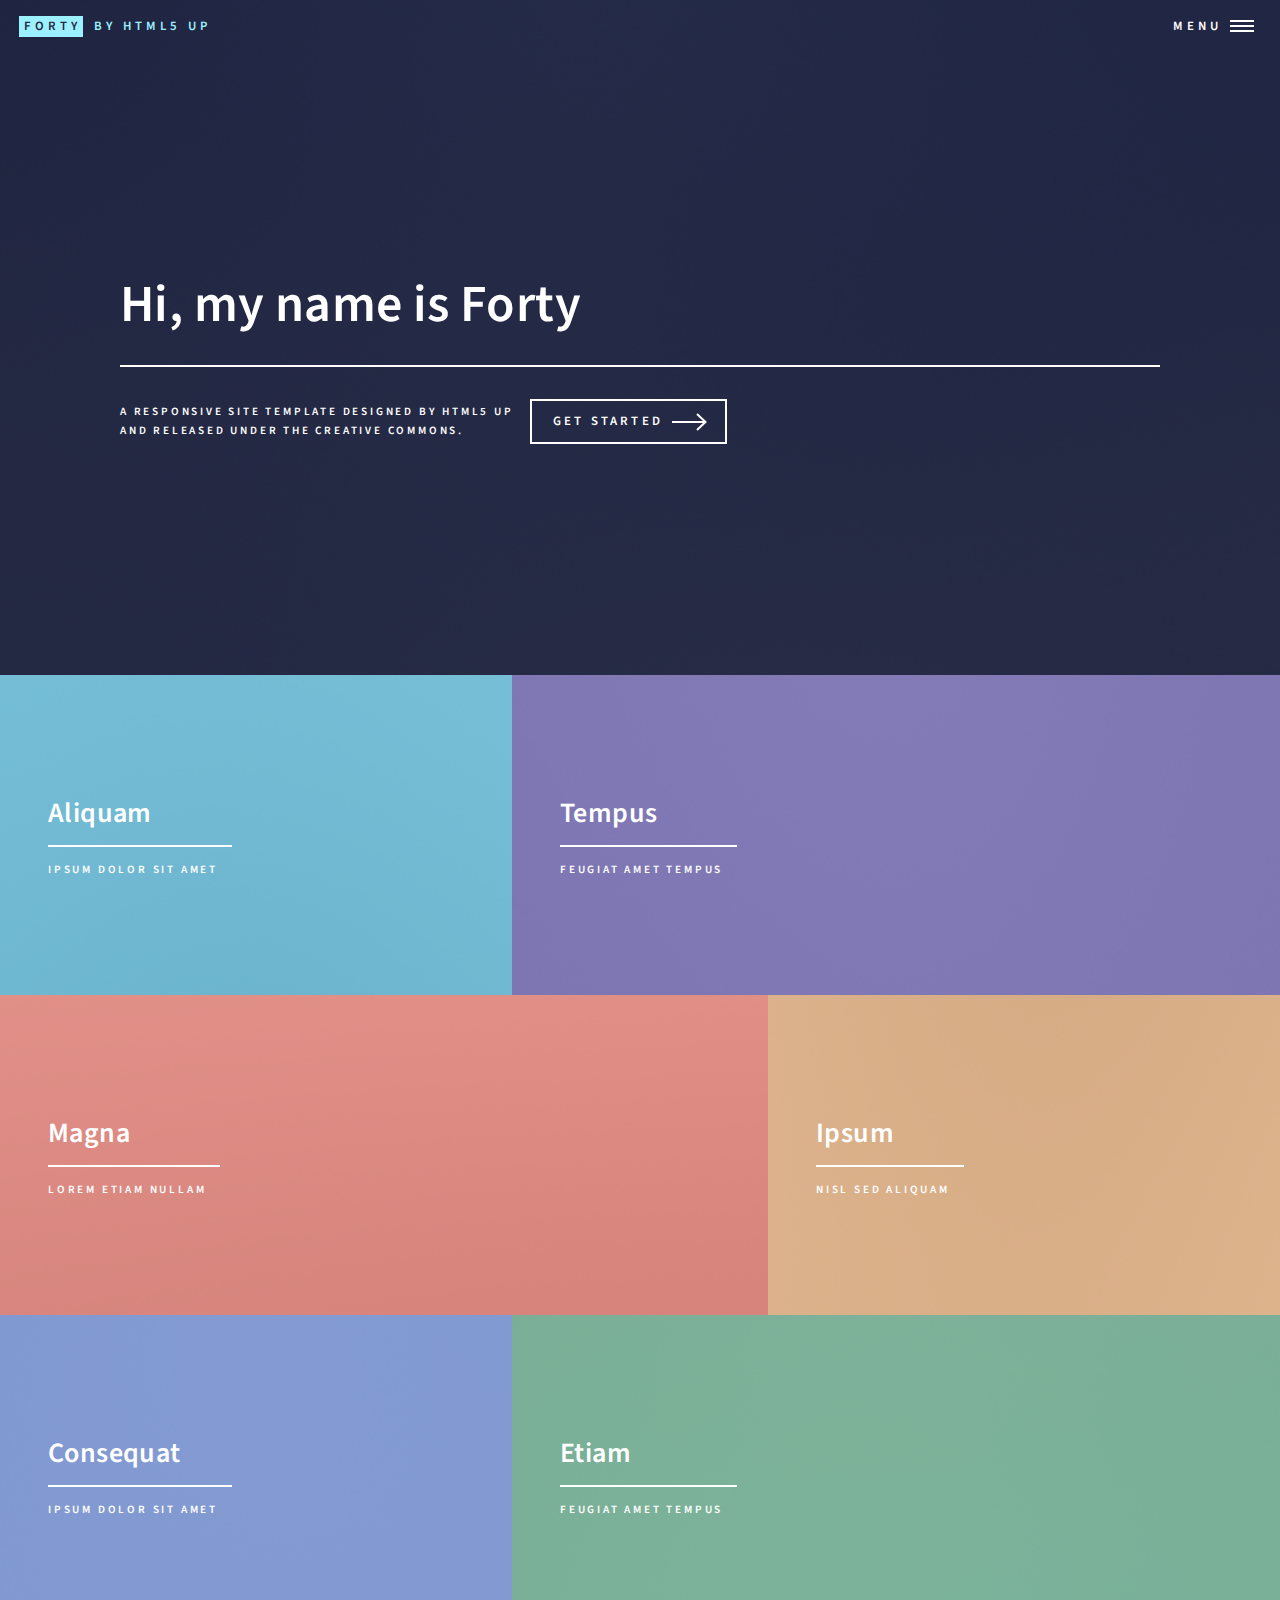
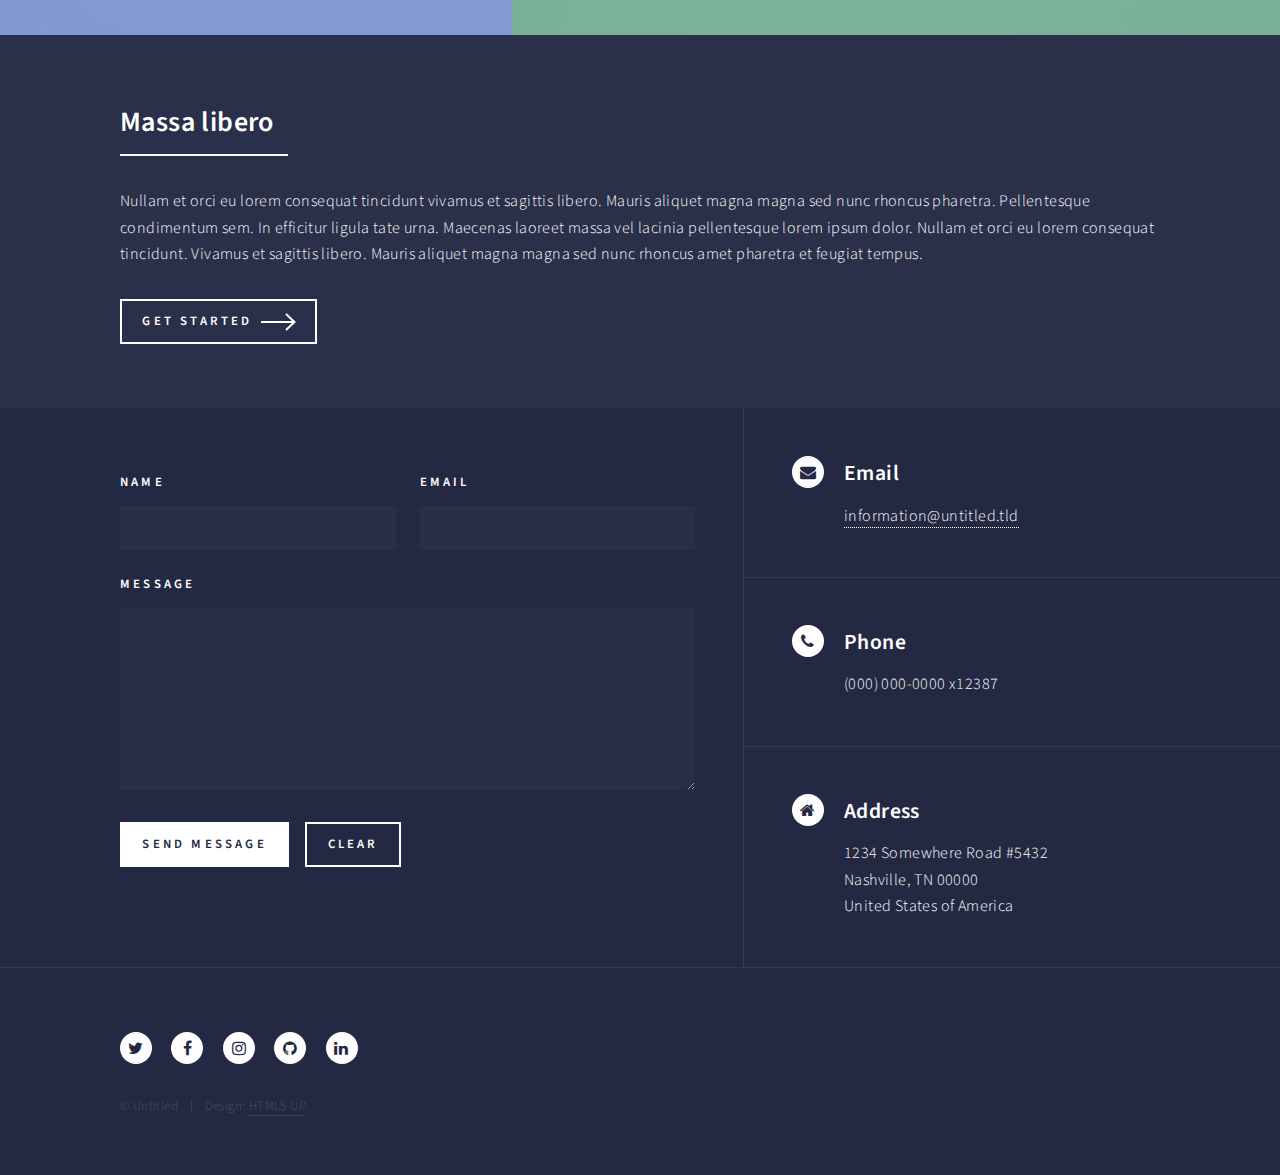
<file: index.html>
<!DOCTYPE HTML>
<!--
	Forty by HTML5 UP
	html5up.net | @ajlkn
	Free for personal and commercial use under the CCA 3.0 license (html5up.net/license)
-->
<html>
	<head>
		<title>Forty by HTML5 UP</title>
		<meta charset="utf-8" />
		<meta name="viewport" content="width=device-width, initial-scale=1, user-scalable=no" />
		<link rel="stylesheet" href="assets/css/main.css" />
		<noscript><link rel="stylesheet" href="assets/css/noscript.css" /></noscript>
	</head>
	<body class="is-preload">

		<!-- Wrapper -->
			<div id="wrapper">

				<!-- Header -->
					<header id="header" class="alt">
						<a href="index.html" class="logo"><strong>Forty</strong> <span>by HTML5 UP</span></a>
						<nav>
							<a href="#menu">Menu</a>
						</nav>
					</header>

				<!-- Menu -->
					<nav id="menu">
						<ul class="links">
							<li><a href="index.html">Home</a></li>
							<li><a href="landing.html">Landing</a></li>
							<li><a href="generic.html">Generic</a></li>
							<li><a href="elements.html">Elements</a></li>
						</ul>
						<ul class="actions stacked">
							<li><a href="#" class="button primary fit">Get Started</a></li>
							<li><a href="#" class="button fit">Log In</a></li>
						</ul>
					</nav>

				<!-- Banner -->
					<section id="banner" class="major">
						<div class="inner">
							<header class="major">
								<h1>Hi, my name is Forty</h1>
							</header>
							<div class="content">
								<p>A responsive site template designed by HTML5 UP<br />
								and released under the Creative Commons.</p>
								<ul class="actions">
									<li><a href="#one" class="button next scrolly">Get Started</a></li>
								</ul>
							</div>
						</div>
					</section>

				<!-- Main -->
					<div id="main">

						<!-- One -->
							<section id="one" class="tiles">
								<article>
									<span class="image">
										<img src="images/pic01.jpg" alt="" />
									</span>
									<header class="major">
										<h3><a href="landing.html" class="link">Aliquam</a></h3>
										<p>Ipsum dolor sit amet</p>
									</header>
								</article>
								<article>
									<span class="image">
										<img src="images/pic02.jpg" alt="" />
									</span>
									<header class="major">
										<h3><a href="landing.html" class="link">Tempus</a></h3>
										<p>feugiat amet tempus</p>
									</header>
								</article>
								<article>
									<span class="image">
										<img src="images/pic03.jpg" alt="" />
									</span>
									<header class="major">
										<h3><a href="landing.html" class="link">Magna</a></h3>
										<p>Lorem etiam nullam</p>
									</header>
								</article>
								<article>
									<span class="image">
										<img src="images/pic04.jpg" alt="" />
									</span>
									<header class="major">
										<h3><a href="landing.html" class="link">Ipsum</a></h3>
										<p>Nisl sed aliquam</p>
									</header>
								</article>
								<article>
									<span class="image">
										<img src="images/pic05.jpg" alt="" />
									</span>
									<header class="major">
										<h3><a href="landing.html" class="link">Consequat</a></h3>
										<p>Ipsum dolor sit amet</p>
									</header>
								</article>
								<article>
									<span class="image">
										<img src="images/pic06.jpg" alt="" />
									</span>
									<header class="major">
										<h3><a href="landing.html" class="link">Etiam</a></h3>
										<p>Feugiat amet tempus</p>
									</header>
								</article>
							</section>

						<!-- Two -->
							<section id="two">
								<div class="inner">
									<header class="major">
										<h2>Massa libero</h2>
									</header>
									<p>Nullam et orci eu lorem consequat tincidunt vivamus et sagittis libero. Mauris aliquet magna magna sed nunc rhoncus pharetra. Pellentesque condimentum sem. In efficitur ligula tate urna. Maecenas laoreet massa vel lacinia pellentesque lorem ipsum dolor. Nullam et orci eu lorem consequat tincidunt. Vivamus et sagittis libero. Mauris aliquet magna magna sed nunc rhoncus amet pharetra et feugiat tempus.</p>
									<ul class="actions">
										<li><a href="landing.html" class="button next">Get Started</a></li>
									</ul>
								</div>
							</section>

					</div>

				<!-- Contact -->
					<section id="contact">
						<div class="inner">
							<section>
								<form method="post" action="#">
									<div class="fields">
										<div class="field half">
											<label for="name">Name</label>
											<input type="text" name="name" id="name" />
										</div>
										<div class="field half">
											<label for="email">Email</label>
											<input type="text" name="email" id="email" />
										</div>
										<div class="field">
											<label for="message">Message</label>
											<textarea name="message" id="message" rows="6"></textarea>
										</div>
									</div>
									<ul class="actions">
										<li><input type="submit" value="Send Message" class="primary" /></li>
										<li><input type="reset" value="Clear" /></li>
									</ul>
								</form>
							</section>
							<section class="split">
								<section>
									<div class="contact-method">
										<span class="icon alt fa-envelope"></span>
										<h3>Email</h3>
										<a href="#">information@untitled.tld</a>
									</div>
								</section>
								<section>
									<div class="contact-method">
										<span class="icon alt fa-phone"></span>
										<h3>Phone</h3>
										<span>(000) 000-0000 x12387</span>
									</div>
								</section>
								<section>
									<div class="contact-method">
										<span class="icon alt fa-home"></span>
										<h3>Address</h3>
										<span>1234 Somewhere Road #5432<br />
										Nashville, TN 00000<br />
										United States of America</span>
									</div>
								</section>
							</section>
						</div>
					</section>

				<!-- Footer -->
					<footer id="footer">
						<div class="inner">
							<ul class="icons">
								<li><a href="#" class="icon alt fa-twitter"><span class="label">Twitter</span></a></li>
								<li><a href="#" class="icon alt fa-facebook"><span class="label">Facebook</span></a></li>
								<li><a href="#" class="icon alt fa-instagram"><span class="label">Instagram</span></a></li>
								<li><a href="#" class="icon alt fa-github"><span class="label">GitHub</span></a></li>
								<li><a href="#" class="icon alt fa-linkedin"><span class="label">LinkedIn</span></a></li>
							</ul>
							<ul class="copyright">
								<li>&copy; Untitled</li><li>Design: <a href="https://html5up.net">HTML5 UP</a></li>
							</ul>
						</div>
					</footer>

			</div>

		<!-- Scripts -->
			<script src="assets/js/jquery.min.js"></script>
			<script src="assets/js/jquery.scrolly.min.js"></script>
			<script src="assets/js/jquery.scrollex.min.js"></script>
			<script src="assets/js/browser.min.js"></script>
			<script src="assets/js/breakpoints.min.js"></script>
			<script src="assets/js/util.js"></script>
			<script src="assets/js/main.js"></script>

	</body>
</html>
</file>
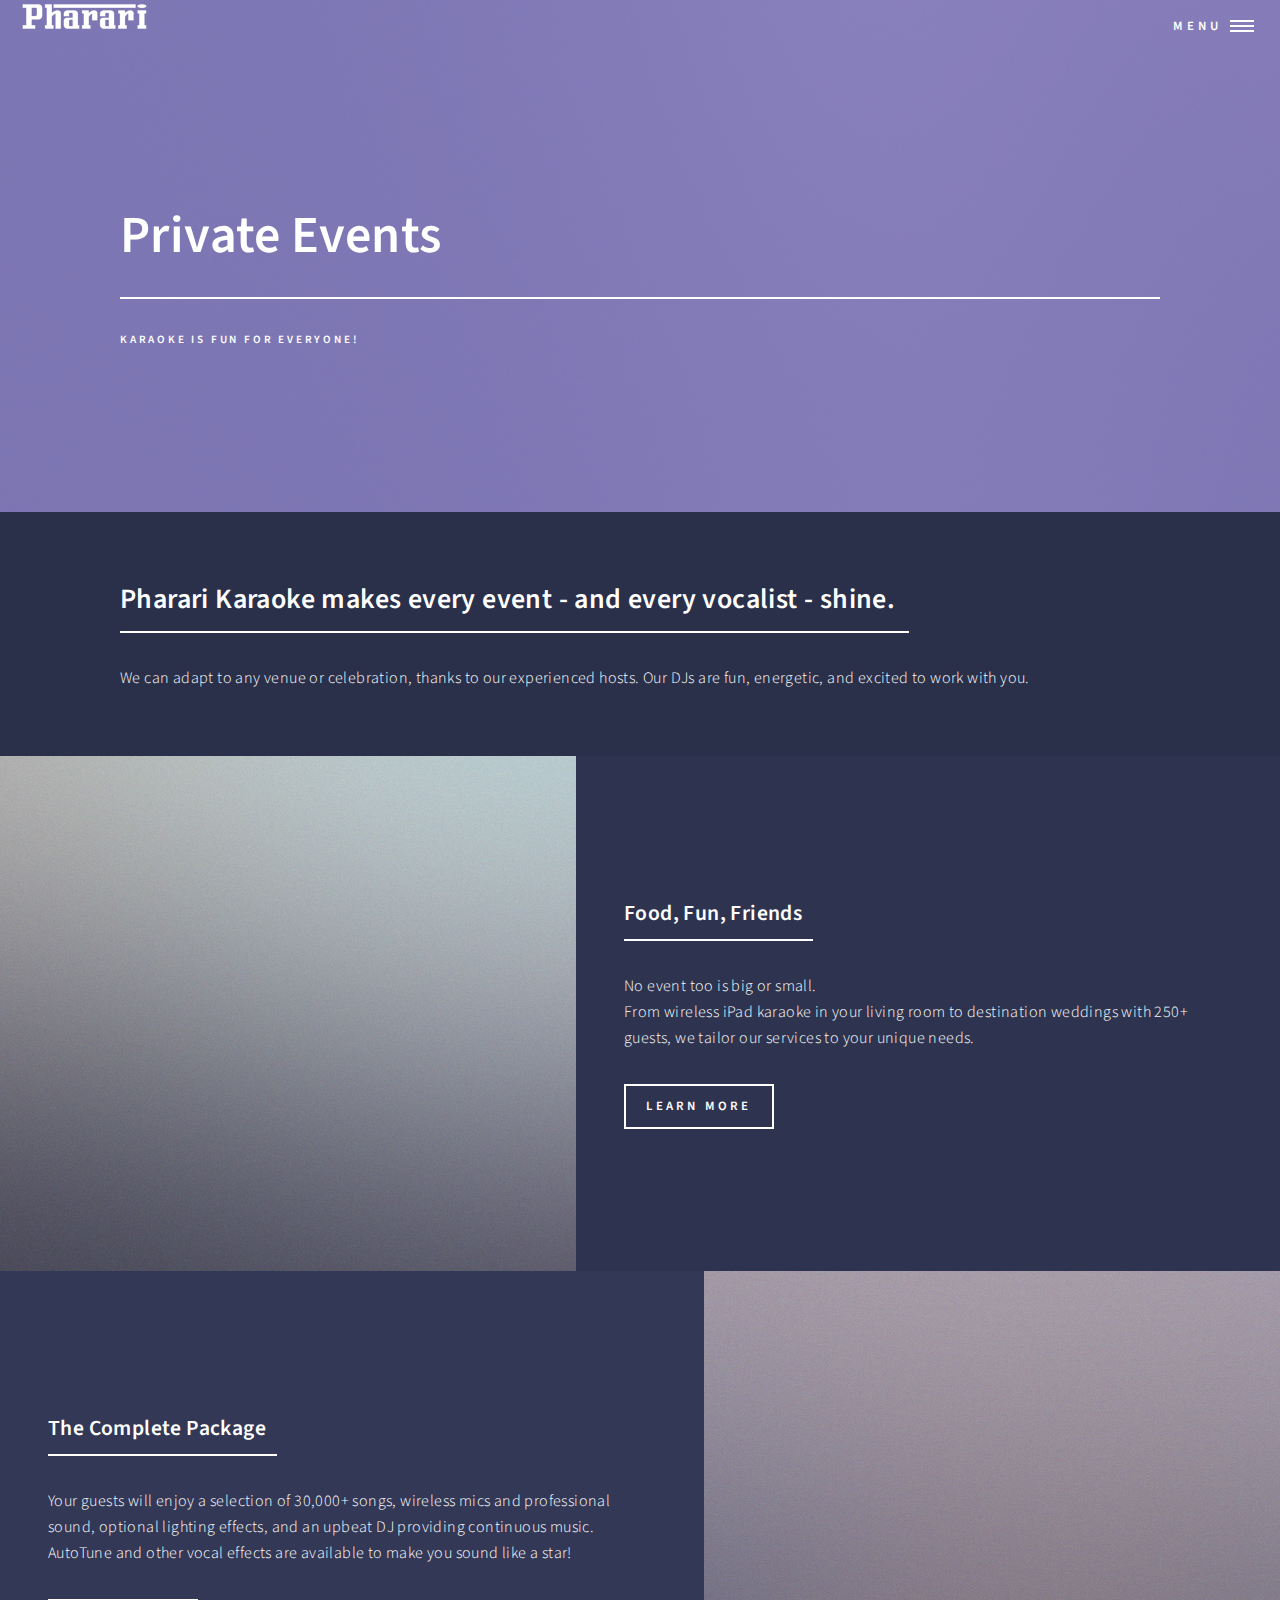
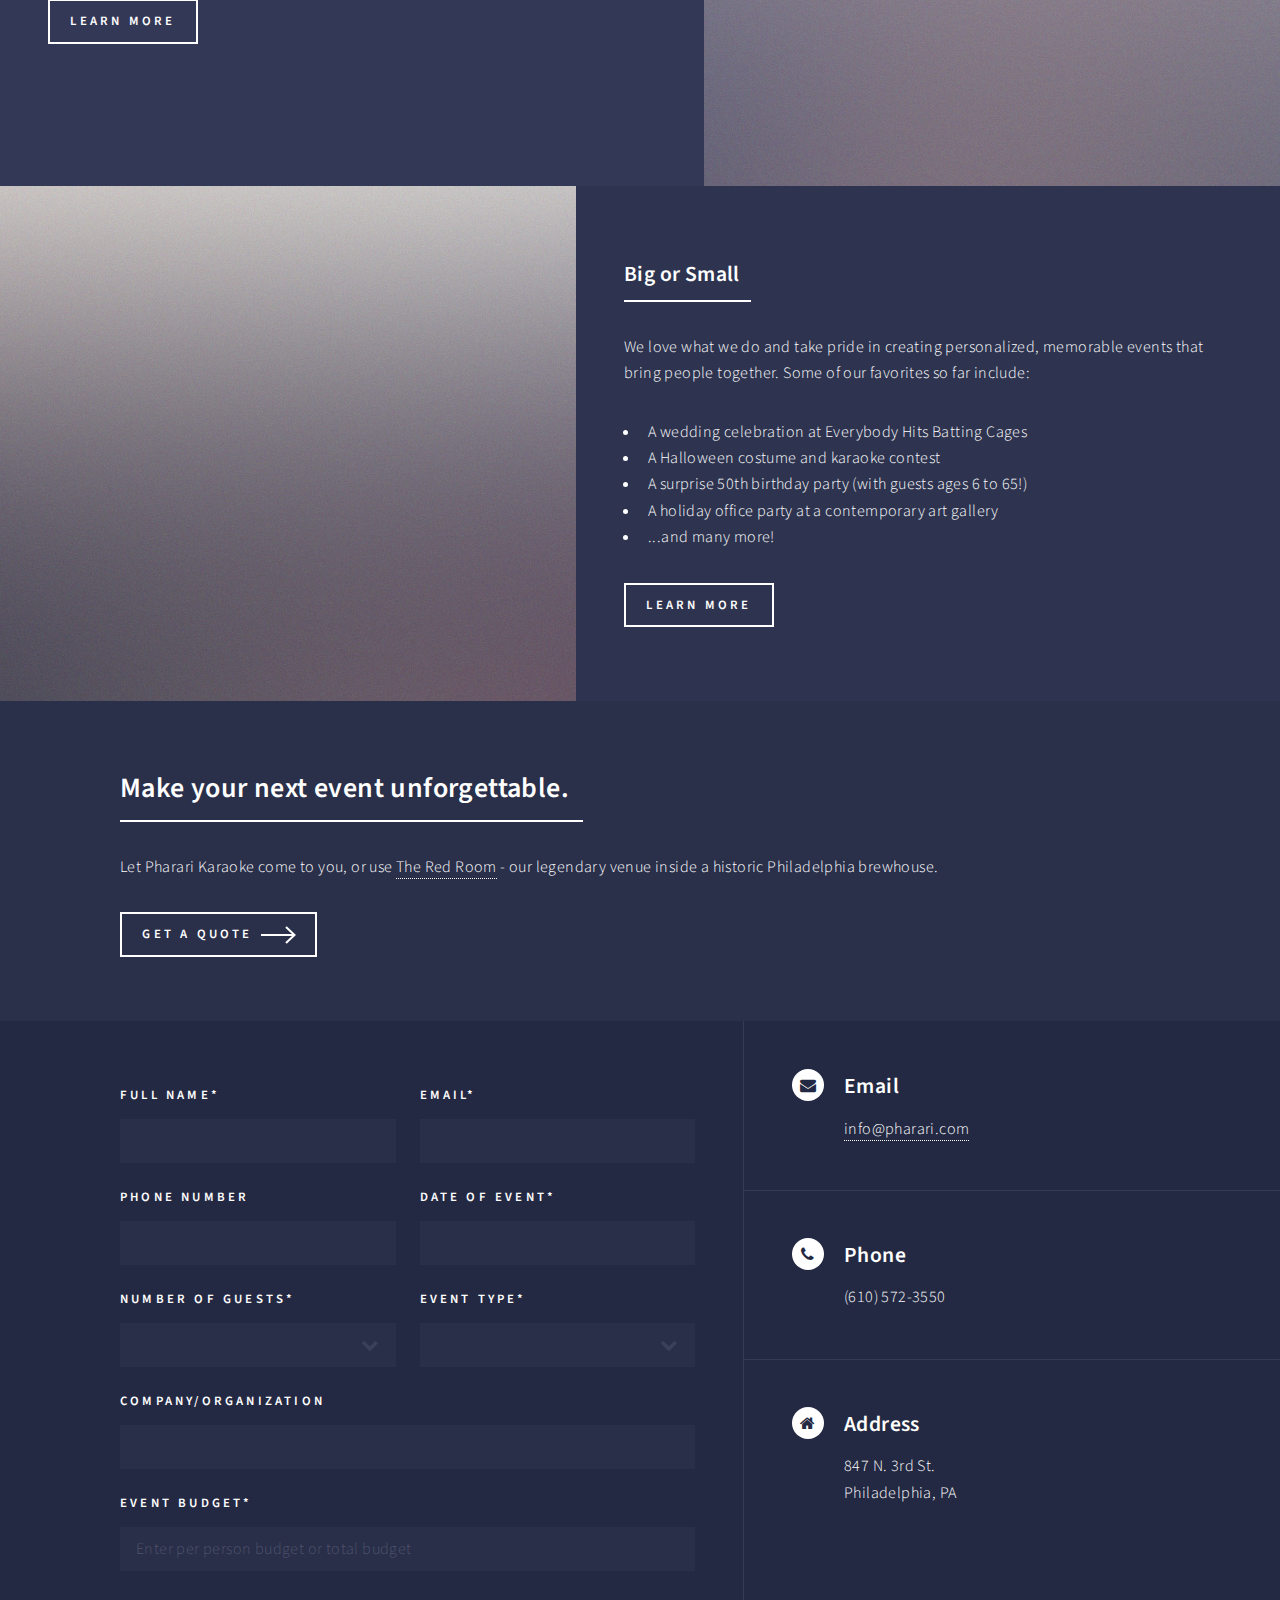
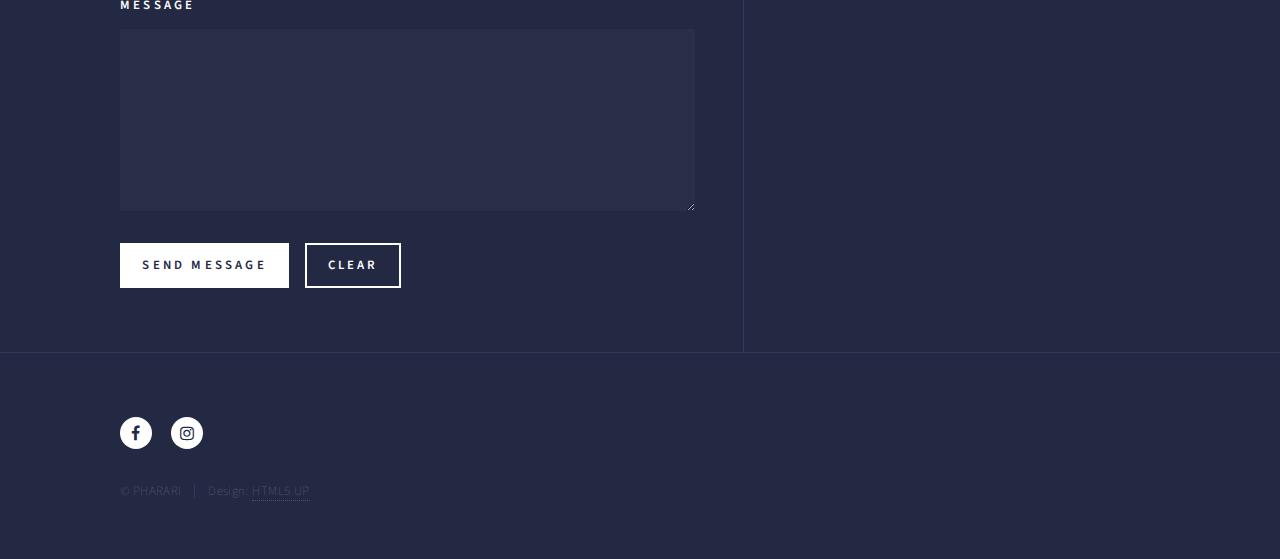
<file: booking - Copy.html>
<!DOCTYPE HTML>
<!--
	Forty by HTML5 UP
	html5up.net | @ajlkn
	Free for personal and commercial use under the CCA 3.0 license (html5up.net/license)
-->
<html>
	<head>
		<title>PHARARI Karaoke - Private Events</title>
		<meta charset="utf-8" />
		<meta name="viewport" content="width=device-width, initial-scale=1, user-scalable=no" />
		<link rel="stylesheet" href="assets/css/main.css" />
		<noscript><link rel="stylesheet" href="assets/css/noscript.css" /></noscript>
	</head>
	<body class="is-preload">

		<!-- Wrapper -->
			<div id="wrapper">

				<!-- Header -->
				<!-- Note: The "styleN" class below should match that of the banner element. -->
					<header id="header" class="alt style2">
						<a href="index.html" class="logo">
						<img src="images/logo.png"
						</a>
						<nav>
							<a href="#menu">Menu</a>
						</nav>
					</header>

				<!-- Menu -->
					<nav id="menu">
						<ul class="links">
							<li><a href="index.html">Home</a></li>
							<li><a href="landing.html">Landing</a></li>
							<li><a href="generic.html">Generic</a></li>
							<li><a href="events.html">Private Events</a></li>
						</ul>
						<ul class="actions stacked">
							<li><a href="#" class="button primary fit">Get Started</a></li>
							<li><a href="#" class="button fit">Log In</a></li>
						</ul>
					</nav>

				<!-- Banner -->
				<!-- Note: The "styleN" class below should match that of the header element. -->
					<section id="banner" class="style2">
						<div class="inner">
							<span class="image">
								<img src="images/pic07.jpg" alt="" />
							</span>
							<header class="major">
								<h1>Private Events</h1>
							</header>
							<div class="content">
								<p>Karaoke is fun for everyone!<b></b>
								</p>
							</div>
						</div>
					</section>

				<!-- Main -->
					<div id="main">

						<!-- One -->
							<section id="one">
								<div class="inner">
									<header class="major">
										<h2>Pharari Karaoke makes every event - and every vocalist - shine.</h2>
									</header>
									<p>We can adapt to any venue or celebration, thanks to our experienced hosts. Our DJs are fun, energetic, and excited to work with you.
</p>
								</div>
							</section>

						<!-- Two -->
							<section id="two" class="spotlights">
								<section>
									<a href="generic.html" class="image">
										<img src="images/pic08.jpg" alt="" data-position="center center" />
									</a>
									<div class="content">
										<div class="inner">
											<header class="major">
												<h3>Food, Fun, Friends</h3>
											</header>
											<p>No event too is big or small. <br />
											From wireless iPad karaoke in your living room to destination weddings with 250+ guests, we tailor our services to your unique needs.
											</p>
											<ul class="actions">
												<li><a href="generic.html" class="button">Learn more</a></li>
											</ul>
										</div>
									</div>
								</section>
								<section>
									<a href="generic.html" class="image">
										<img src="images/pic09.jpg" alt="" data-position="top center" />
									</a>
									<div class="content">
										<div class="inner">
											<header class="major">
												<h3>The Complete Package</h3>
											</header>
											<p>Your guests will enjoy a selection of 30,000+ songs, wireless mics and professional sound, optional lighting effects, and an upbeat DJ providing continuous music. AutoTune and other vocal effects are available to make you sound like a star!
											</p>
											<ul class="actions">
												<li><a href="generic.html" class="button">Learn more</a></li>
											</ul>
										</div>
									</div>
								</section>
								<section>
									<a href="generic.html" class="image">
										<img src="images/pic10.jpg" alt="" data-position="25% 25%" />
									</a>
									<div class="content">
										<div class="inner">
											<header class="major">
												<h3>Big or Small</h3>
											</header>
											<p>We love what we do and take pride in creating personalized, memorable events that bring people together. Some of our favorites so far include:
<ul>
<li>A wedding celebration at Everybody Hits Batting Cages</li>
<li>A Halloween costume and karaoke contest</li>
<li>A surprise 50th birthday party (with guests ages 6 to 65!)</li>
<li>A holiday office party at a contemporary art gallery</li>
<li>...and many more!</li>
</ul></p>
											<ul class="actions">
												<li><a href="generic.html" class="button">Learn more</a></li>
											</ul>
										</div>
									</div>
								</section>
							</section>

						<!-- Three -->
							<section id="three">
								<div class="inner">
									<header class="major">
										<h2>Make your next event unforgettable.</h2>
									</header>
									<p>Let Pharari Karaoke come to you, or use <a href="ortliebs.html">The Red Room</a> - our legendary venue inside a historic Philadelphia brewhouse.</p>
									<ul class="actions">
										<li><a href="generic.html" class="button next">Get a quote</a></li>
									</ul>
								</div>
							</section>

					</div>

	<!-- Contact -->
					<section id="contact">
						<div class="inner">
							<section>
								<form method="post" action="https://formspree.io/patpharari@gmail.com">
									<div class="fields">
										<div class="field half">
											<label for="name">Full Name*</label>
											<input type="text" name="name" id="name" required>
										</div>
										<div class="field half">
											<label for="email">Email*</label>
											<input type="text" name="email" id="email" required>
										</div>
											<div class="field half">
											<label for="phone">Phone Number</label>
											<input type="text" name="phone" id="phone" />
										</div>
											<div class="field half">
											<label for="date">Date of Event*</label>
											<input type="text" name="date" id="date" required>
										</div>
										<div class="field half">
											<label for="partysize">Number of Guests*</label>
											  <select name="partysize" id="partysize" required>
																<option value="#">&nbsp;</option>
   															<option value="10-24">10-24</option>
   															<option value="25-49">25-49</option>
   															<option value="50-100">50-100</option>
   															<option value="100+">100+</option>
  											</select>
										</div>
										<div class="field half">
											<label for="event_type">Event Type*</label>
											  <select name="event_type" id="event_type" required>
																<option value="#">&nbsp;</option>
   															<option value="Holiday Party">Holiday Party</option>
   															<option value="Birthday">Birthday</option>
																<option value="Corporate">Company Event</option>
   															<option value="Fundraiser">Fundraiser</option>
   															<option value="Other">Other</option>
  											</select>
										</div>
											<div class="field">
											<label for="company">Company/Organization</label>
											<input type="text" name="company" id="company" />
										</div>
										<div class="field">
											<label for="budget">Event Budget*</label>
											<input type="text" name="budget" id="budget" placeholder="Enter per person budget or total budget" required>
										</div>
										<div class="field">
											<label for="message">Message</label>
											<textarea name="message" id="message" rows="6"></textarea>
										</div>
									</div>
									<ul class="actions">
										<li><input type="submit" value="Send Message" class="primary" /></li>
										<li><input type="reset" value="Clear" /></li>
									</ul>
								</form>
							</section>
							<section class="split">
								<section>
									<div class="contact-method">
										<span class="icon alt fa-envelope"></span>
										<h3>Email</h3>
										<a href="mailto:info@pharari.com">info@pharari.com</a>
									</div>
								</section>
								<section>
									<div class="contact-method">
										<span class="icon alt fa-phone"></span>
										<h3>Phone</h3>
										<span>(610) 572-3550</span>
									</div>
								</section>
								<section>
									<div class="contact-method">
										<span class="icon alt fa-home"></span>
										<h3>Address</h3>
										<span>847 N. 3rd St.<br />
										Philadelphia, PA
										</span>
									</div>
								</section>
							</section>
						</div>
					</section>
<!-- Footer -->
					<footer id="footer">
						<div class="inner">
							<ul class="icons">
								<li><a href="https://www.facebook.com/thepatpharari" class="icon alt fa-facebook"><span class="label">Facebook</span></a></li>
								<li><a href="https://www.instagram.com/patpharari/" class="icon alt fa-instagram"><span 								class="label">Instagram</span></a></li>
							</ul>
							<ul class="copyright">
								<li>&copy; PHARARI</li><li>Design: <a href="https://html5up.net">HTML5 UP</a></li>
							</ul>
						</div>
					</footer>

			</div>


		<!-- Scripts -->
			<script src="assets/js/jquery.min.js"></script>
			<script src="assets/js/jquery.scrolly.min.js"></script>
			<script src="assets/js/jquery.scrollex.min.js"></script>
			<script src="assets/js/browser.min.js"></script>
			<script src="assets/js/breakpoints.min.js"></script>
			<script src="assets/js/util.js"></script>
			<script src="assets/js/main.js"></script>

	</body>
</html>
</file>
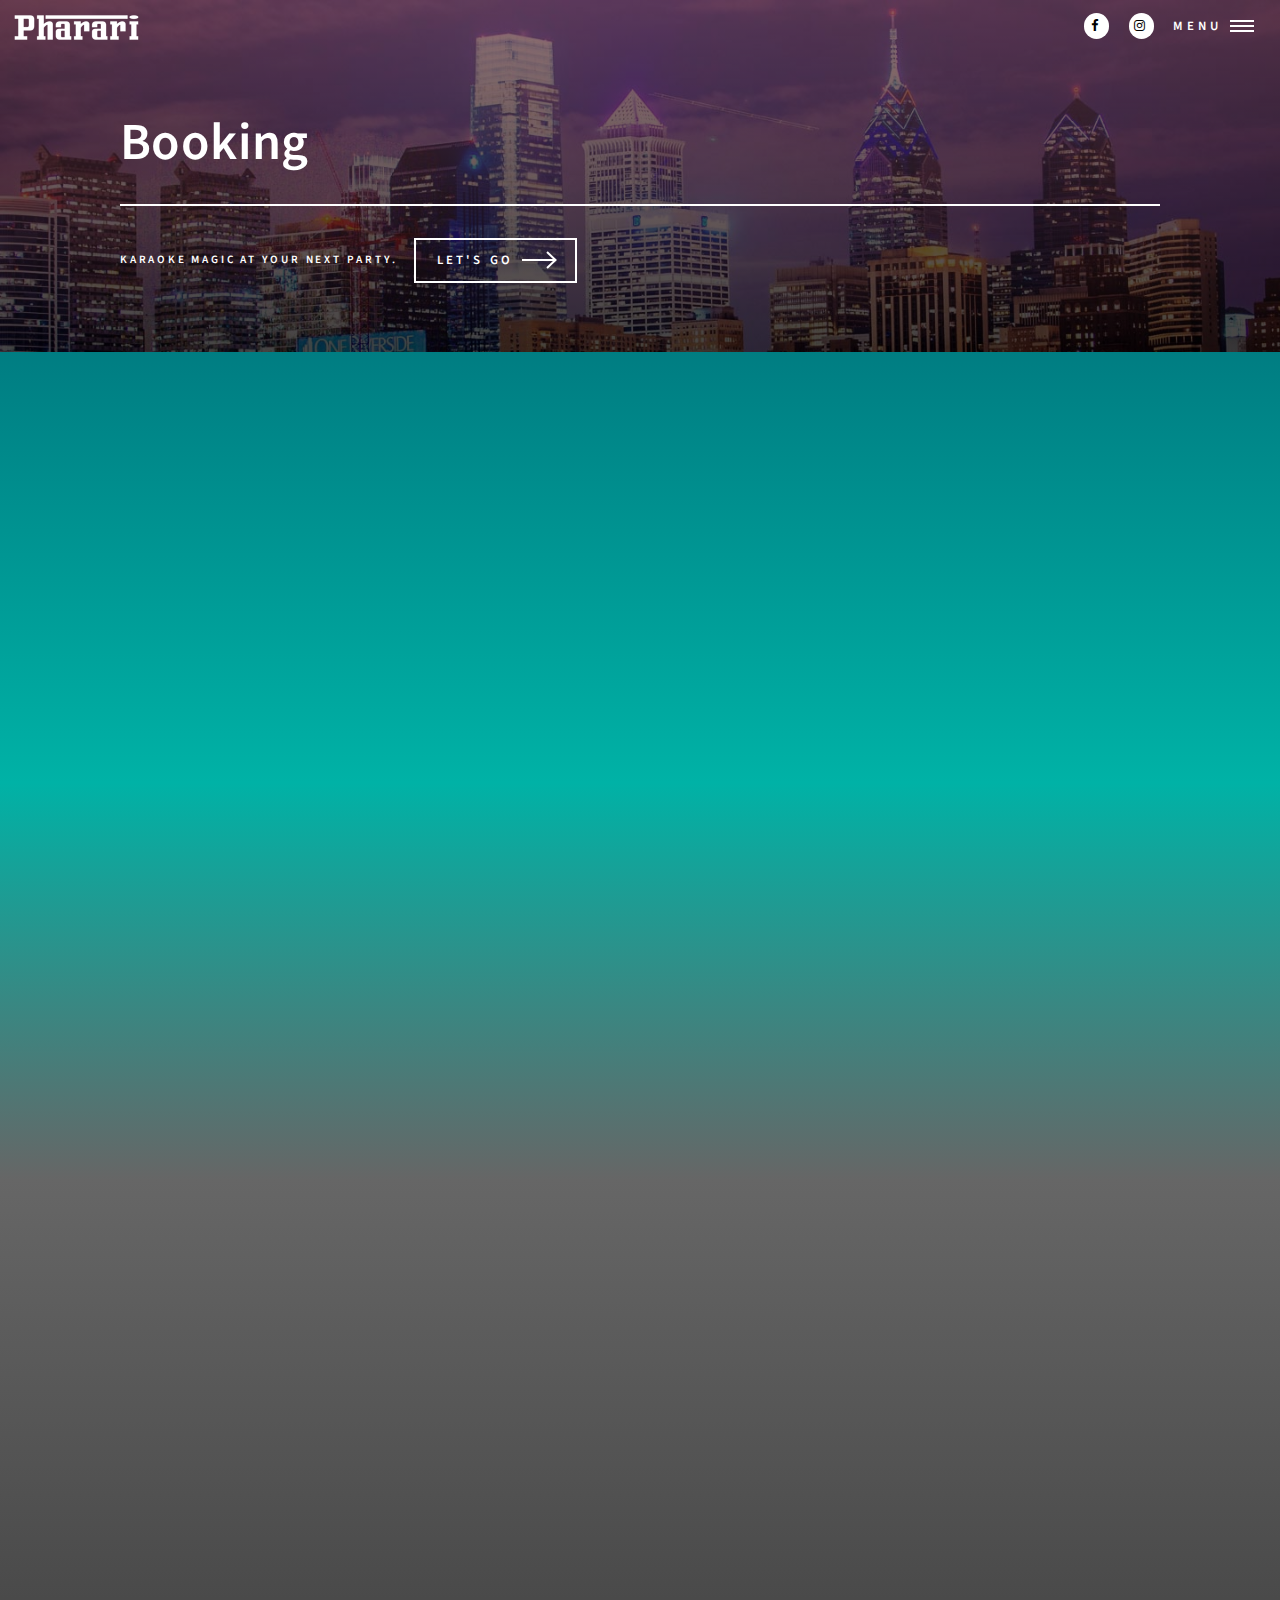
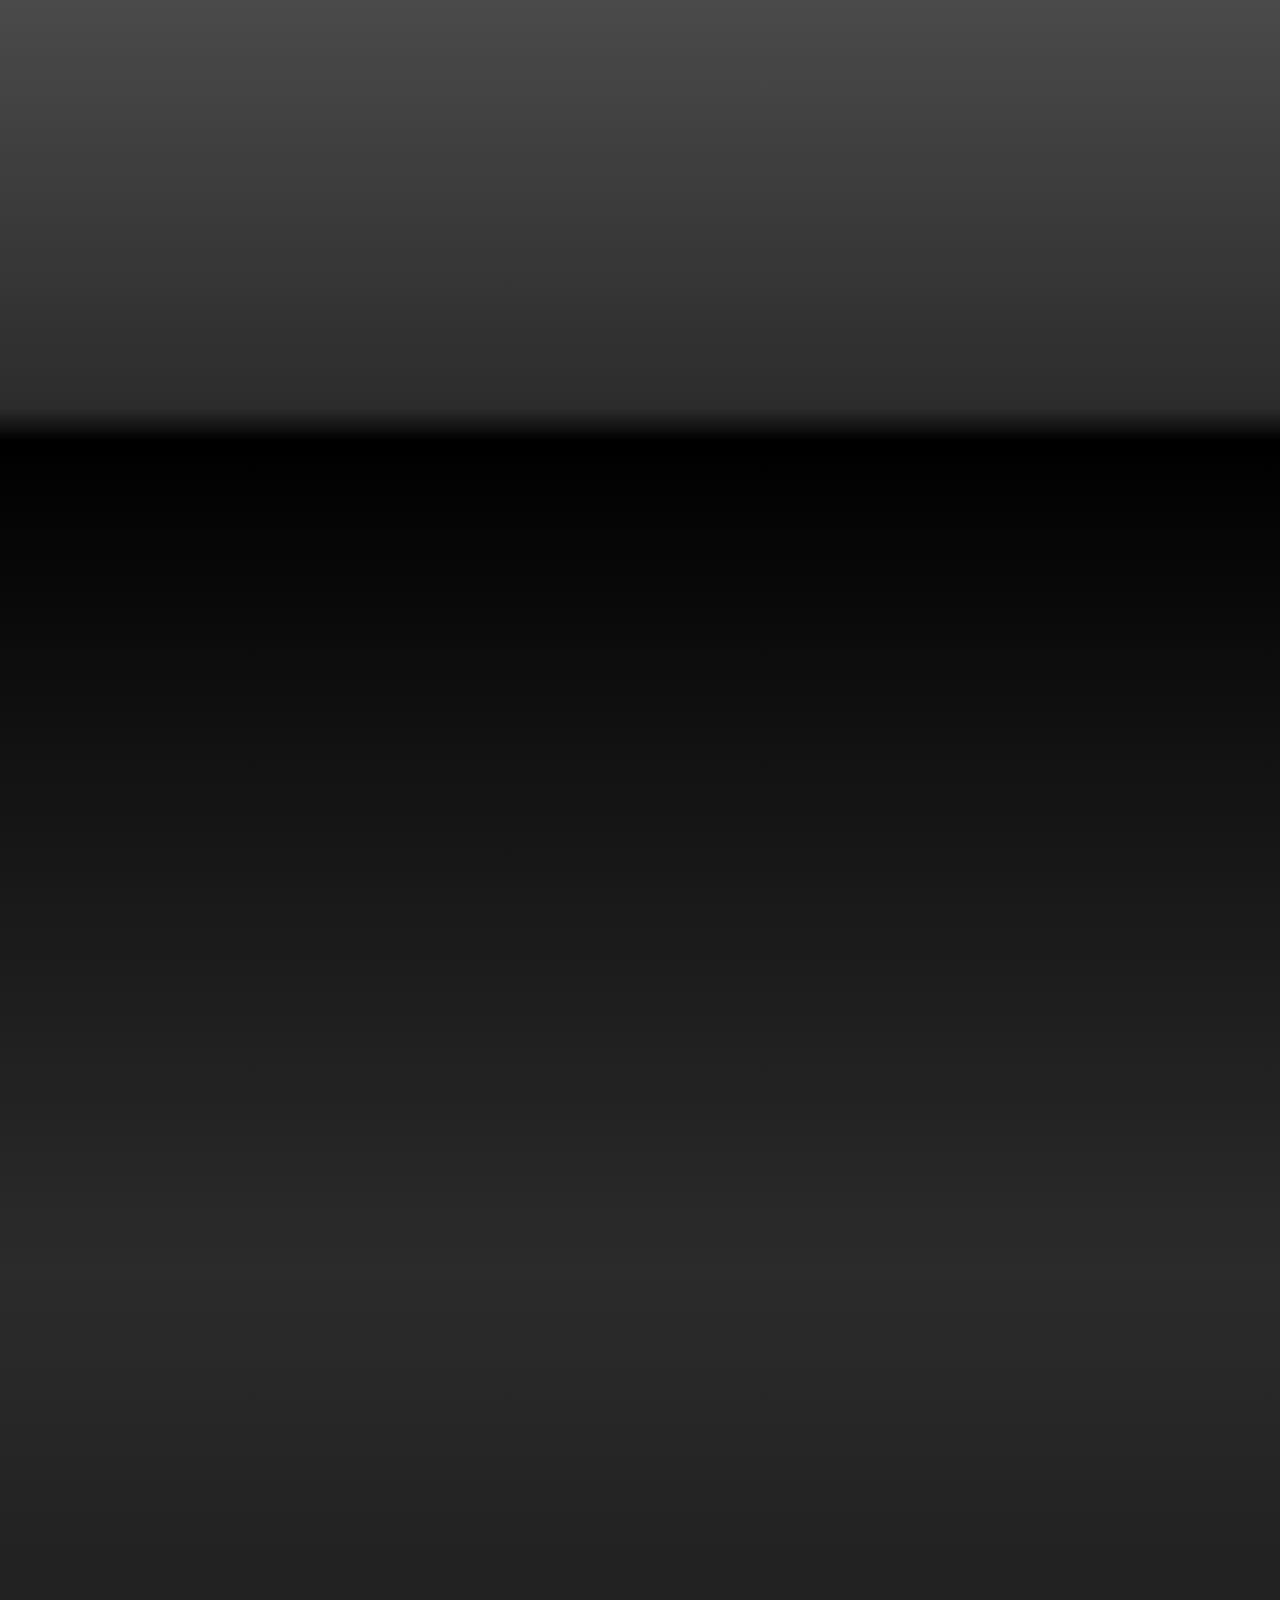
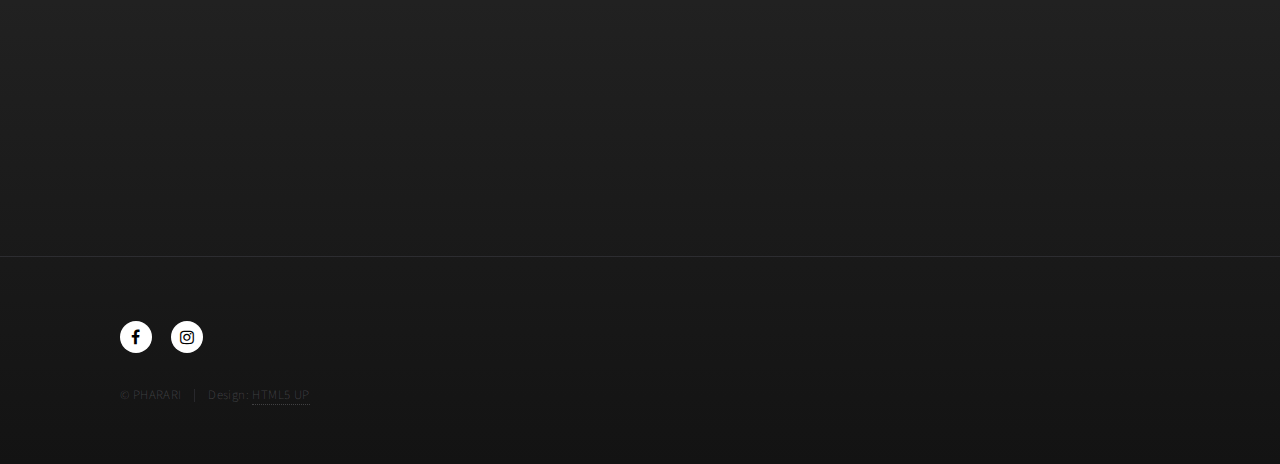
<file: booking.html>
<!DOCTYPE HTML>
<!--
	Forty by HTML5 UP
	html5up.net | @ajlkn
	Free for personal and commercial use under the CCA 3.0 license (html5up.net/license)
-->
<html>
	<head>
		<title>Pharari Karaoke - Booking Request</title>
		<meta charset="utf-8" />
		<meta name="viewport" content="width=device-width, initial-scale=1, user-scalable=no" />
		<meta name="description" content="Get more info about Pharari Karaoke rentals and pricing." />
		<meta name="keywords" content="red room philadelphia, karaoke philadelphia, venue rental philadelphia, event space rental philadelphia, karaoke machine rentals" />
		
		<link rel="stylesheet" href="assets/css/mainBooking.css" />
		<noscript><link rel="stylesheet" href="assets/css/noscript.css" /></noscript>
	</head>
	<body class="is-preload">

		<!-- Wrapper -->
			<div id="wrapper">

				<!-- Header -->
				<!-- Note: The "styleN" class below should match that of the banner element. -->
					<header id="header" class="alt style2">
						<a href="index.html" class="logo">
						<img src="images/logo.png">
						</a>
						<nav>
							<a href="https://www.facebook.com/thepatpharari" class="icon alt fa-facebook" target="new"><span class="label">Facebook</span></a>
							<a href="https://www.instagram.com/patpharari/" class="icon alt fa-instagram" target="new"><span class="label">Instagram</span></a>
							<a href="#menu">Menu</a>
						</nav>
					</header>

				<!-- Menu -->
					<nav id="menu">
						<ul class="links">
							<li><a href="index.html">Home</a></li>
							<li><a href="services.html">Our Services</a></li>
							<li><a href="booking.html">Booking</a></li>
							<li><a href="ortliebs.html">Our Venue</a></li>
							<li><a href="events.html">Photos/Media</a></li>
						</ul>
						<ul class="actions stacked">
							<li><a href="index.html#contact" class="button primary fit">Contact Us</a></li>
							<!--<li><a href="#" class="button fit">Log In</a></li>-->
						</ul>
					</nav>

				<!-- Banner -->
				<!-- Note: The "styleN" class below should match that of the header element. -->
					<section id="banner" class="style2">
						<div class="inner">
							<span class="image">
								<img src="images/skyline.jpg" alt="" />
							</span>
							<header class="major">
								<h1>Booking</h1>
							</header>
							<div class="content">
								<p>Karaoke magic at your next party.<b></b>
								</p>
								<ul class="actions">
									<li><a href="#two" class="button next scrolly">Let's go</a></li>
								</ul>
							</div>
						</div>
					</section>

				<!-- Main -->
					<div id="main">

						<!-- One 
							<section id="one">
								<div class="inner">
									<header class="major">
										<h2>Pharari Karaoke makes every event - and every vocalist - shine.</h2>
									</header>
									<p>We can adapt to any venue or celebration, thanks to our experienced hosts. Our DJs are fun, energetic, and excited to work with you.
</p>
								</div> 
							</section>-->
							<section id="two">
							<div class="inner" id="two">
<iframe src="https://docs.google.com/forms/d/e/1FAIpQLSdUAq5iLN_CpEOlTncv9QHALy0ilImusHg0bY_53OLtwxW9Zg/viewform?embedded=true" width="100%" height="3000" frameborder="0" marginheight="0" marginwidth="0">Loading...</iframe>
						</div>
						</section>
						<!-- Two 
							<section id="two" class="spotlights">
								<section>
									<a href="generic.html" class="image">
										<img src="images/pic08.jpg" alt="" data-position="center center" />
									</a>
									<div class="content">
										<div class="inner">
											<header class="major">
												<h3>Food, Fun, Friends</h3>
											</header>
											<p>No event too is big or small. <br />
											From wireless iPad karaoke in your living room to destination weddings with 250+ guests, we tailor our services to your unique needs.
											</p>
											<ul class="actions">
												<li><a href="generic.html" class="button">Learn more</a></li>
											</ul>
										</div>
									</div>
								</section>
								<section>
									<a href="generic.html" class="image">
										<img src="images/pic09.jpg" alt="" data-position="top center" />
									</a>
									<div class="content">
										<div class="inner">
											<header class="major">
												<h3>The Complete Package</h3>
											</header>
											<p>Your guests will enjoy a selection of 30,000+ songs, wireless mics and professional sound, optional lighting effects, and an upbeat DJ providing continuous music. AutoTune and other vocal effects are available to make you sound like a star!
											</p>
											<ul class="actions">
												<li><a href="generic.html" class="button">Learn more</a></li>
											</ul>
										</div>
									</div>
								</section>
								<section>
									<a href="generic.html" class="image">
										<img src="images/pic10.jpg" alt="" data-position="25% 25%" />
									</a>
									<div class="content">
										<div class="inner">
											<header class="major">
												<h3>Big or Small</h3>
											</header>
											<p>We love what we do and take pride in creating personalized, memorable events that bring people together. Some of our favorites so far include:
<ul>
<li>A wedding celebration at Everybody Hits Batting Cages</li>
<li>A Halloween costume and karaoke contest</li>
<li>A surprise 50th birthday party (with guests ages 6 to 65!)</li>
<li>A holiday office party at a contemporary art gallery</li>
<li>...and many more!</li>
</ul></p>
											<ul class="actions">
												<li><a href="generic.html" class="button">Learn more</a></li>
											</ul>
										</div>
									</div>
								</section>
							</section>

						<!-- Three 
							<section id="three">
								<div class="inner">
									<header class="major">
										<h2>Make your next event unforgettable.</h2>
									</header>
									<p>Let Pharari Karaoke come to you, or use <a href="ortliebs.html">The Red Room</a> - our legendary venue inside a historic Philadelphia brewhouse.</p>
									<ul class="actions">
										<li><a href="generic.html" class="button next">Get a quote</a></li>
									</ul>
								</div>
							</section>

					</div>

	<!-- Contact 
					<section id="contact">
						<div class="inner">
							<section>
								<form method="post" action="https://formspree.io/patpharari@gmail.com">
									<div class="fields">
										<div class="field half">
											<label for="name">Full Name*</label>
											<input type="text" name="name" id="name" required>
										</div>
										<div class="field half">
											<label for="email">Email*</label>
											<input type="text" name="email" id="email" required>
										</div>
											<div class="field half">
											<label for="phone">Phone Number</label>
											<input type="text" name="phone" id="phone" />
										</div>
											<div class="field half">
											<label for="date">Date of Event*</label>
											<input type="text" name="date" id="date" required>
										</div>
										<div class="field half">
											<label for="partysize">Number of Guests*</label>
											  <select name="partysize" id="partysize" required>
																<option value="#">&nbsp;</option>
   															<option value="10-24">10-24</option>
   															<option value="25-49">25-49</option>
   															<option value="50-100">50-100</option>
   															<option value="100+">100+</option>
  											</select>
										</div>
										<div class="field half">
											<label for="event_type">Event Type*</label>
											  <select name="event_type" id="event_type" required>
																<option value="#">&nbsp;</option>
   															<option value="Holiday Party">Holiday Party</option>
   															<option value="Birthday">Birthday</option>
																<option value="Corporate">Company Event</option>
   															<option value="Fundraiser">Fundraiser</option>
   															<option value="Other">Other</option>
  											</select>
										</div>
											<div class="field">
											<label for="company">Company/Organization</label>
											<input type="text" name="company" id="company" />
										</div>
										<div class="field">
											<label for="budget">Event Budget*</label>
											<input type="text" name="budget" id="budget" placeholder="Enter per person budget or total budget" required>
										</div>
										<div class="field">
											<label for="message">Message</label>
											<textarea name="message" id="message" rows="6"></textarea>
										</div>
									</div>
									<ul class="actions">
										<li><input type="submit" value="Send Message" class="primary" /></li>
										<li><input type="reset" value="Clear" /></li>
									</ul>
								</form>
							</section>
							<section class="split">
								<section>
									<div class="contact-method">
										<span class="icon alt fa-envelope"></span>
										<h3>Email</h3>
										<a href="mailto:info@pharari.com">info@pharari.com</a>
									</div>
								</section>
								<section>
									<div class="contact-method">
										<span class="icon alt fa-phone"></span>
										<h3>Phone</h3>
										<span>(610) 572-3550</span>
									</div>
								</section>
								<section>
									<div class="contact-method">
										<span class="icon alt fa-home"></span>
										<h3>Address</h3>
										<span>847 N. 3rd St.<br />
										Philadelphia, PA
										</span>
									</div>
								</section>
							</section>
						</div>
					</section>
<!-- Footer -->
					<footer id="footer">
						<div class="inner">
							<ul class="icons">
								<li><a href="https://www.facebook.com/thepatpharari" class="icon alt fa-facebook"><span class="label">Facebook</span></a></li>
								<li><a href="https://www.instagram.com/patpharari/" class="icon alt fa-instagram"><span class="label">Instagram</span></a></li>
							</ul>
							<ul class="copyright">
								<li>&copy; PHARARI</li><li>Design: <a href="https://html5up.net">HTML5 UP</a></li>
							</ul>
						</div>
					</footer>

			</div>


		<!-- Scripts -->
			<script src="assets/js/jquery.min.js"></script>
			<script src="assets/js/jquery.scrolly.min.js"></script>
			<script src="assets/js/jquery.scrollex.min.js"></script>
			<script src="assets/js/browser.min.js"></script>
			<script src="assets/js/breakpoints.min.js"></script>
			<script src="assets/js/util.js"></script>
			<script src="assets/js/main.js"></script>

	</body>
</html>
</file>
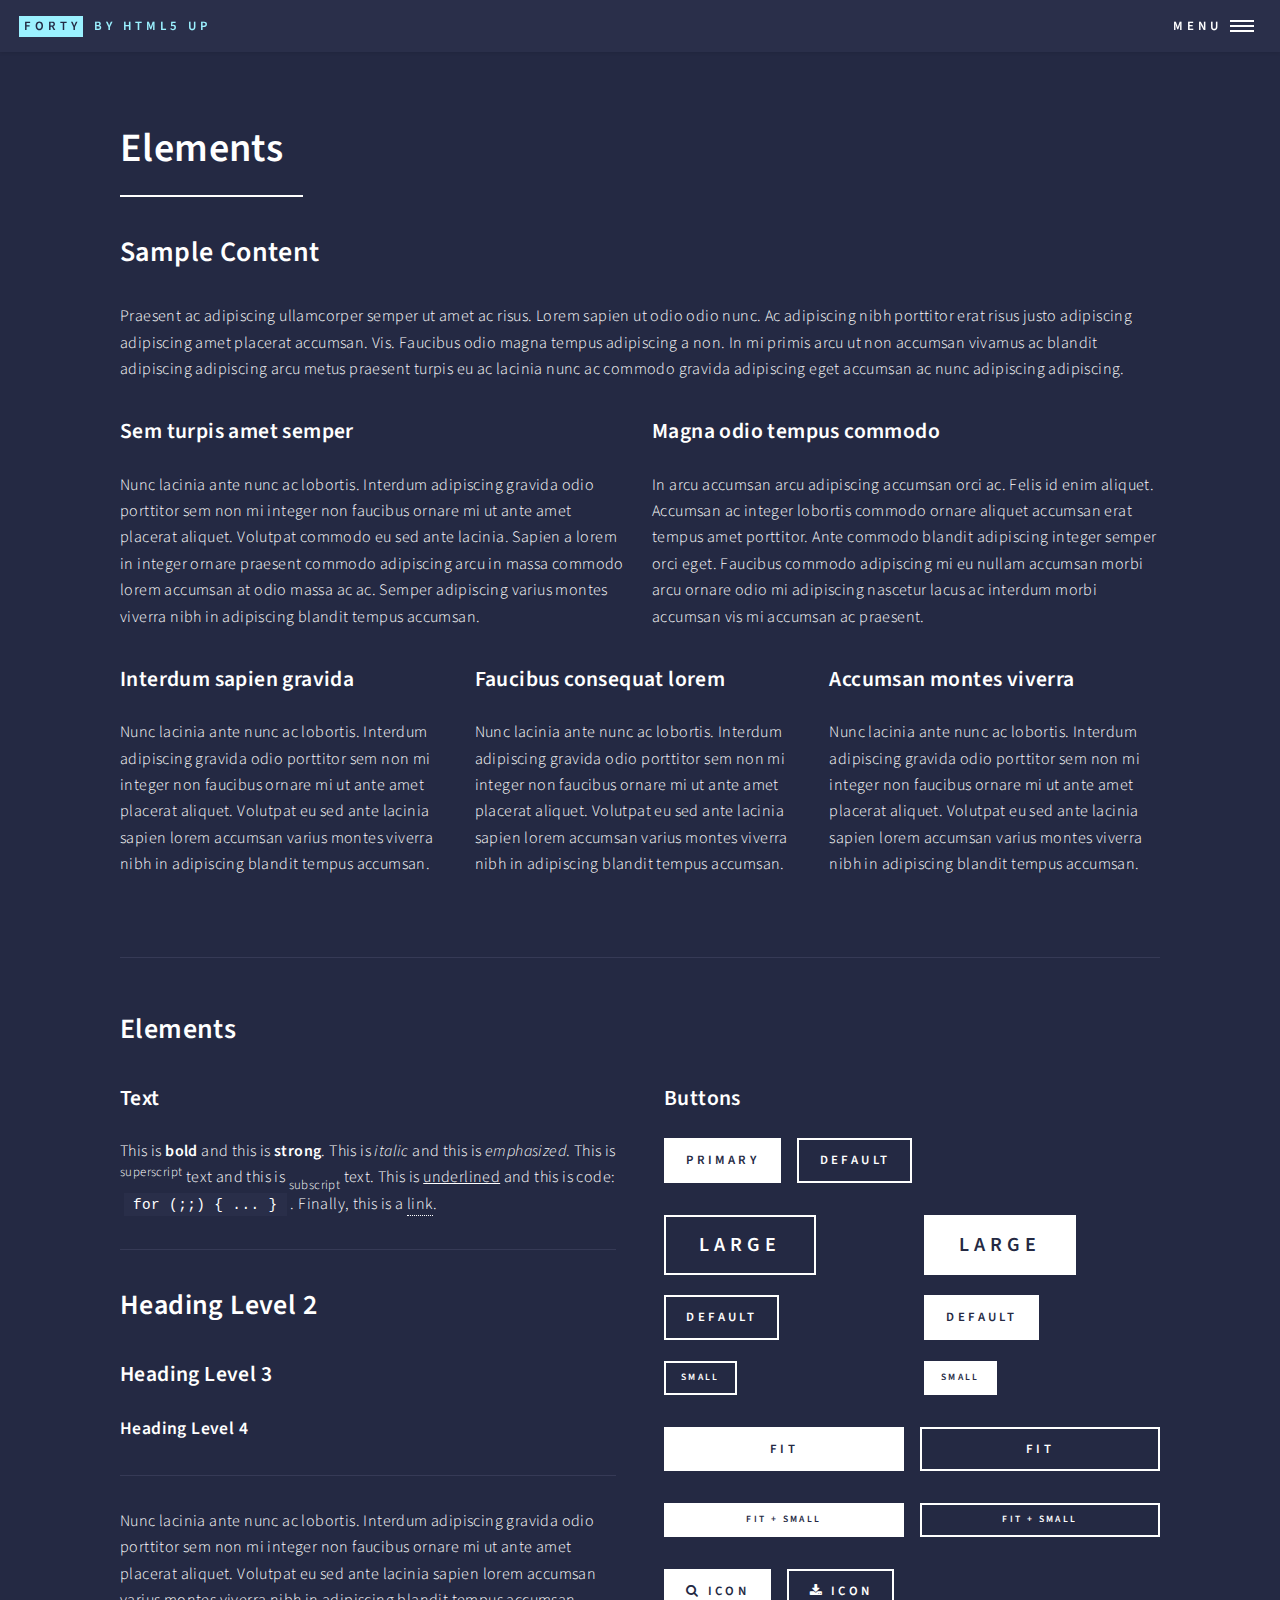
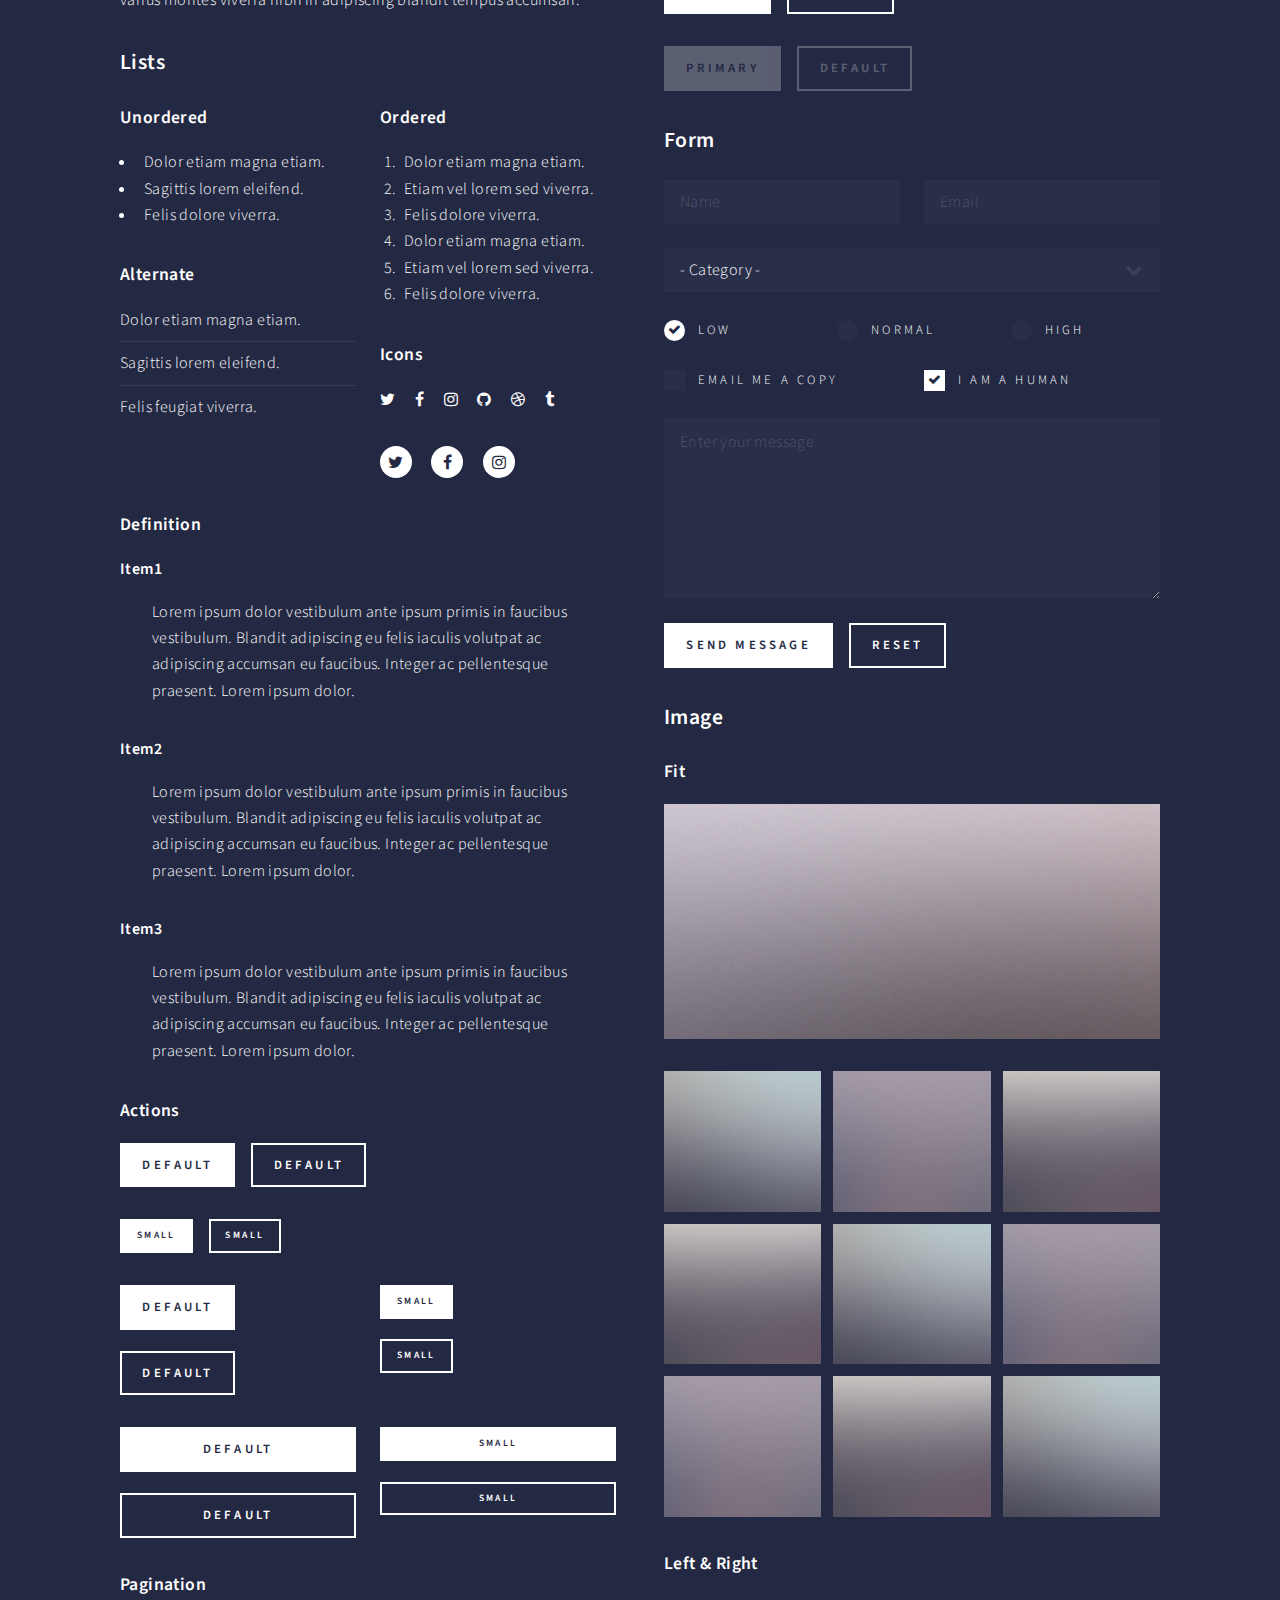
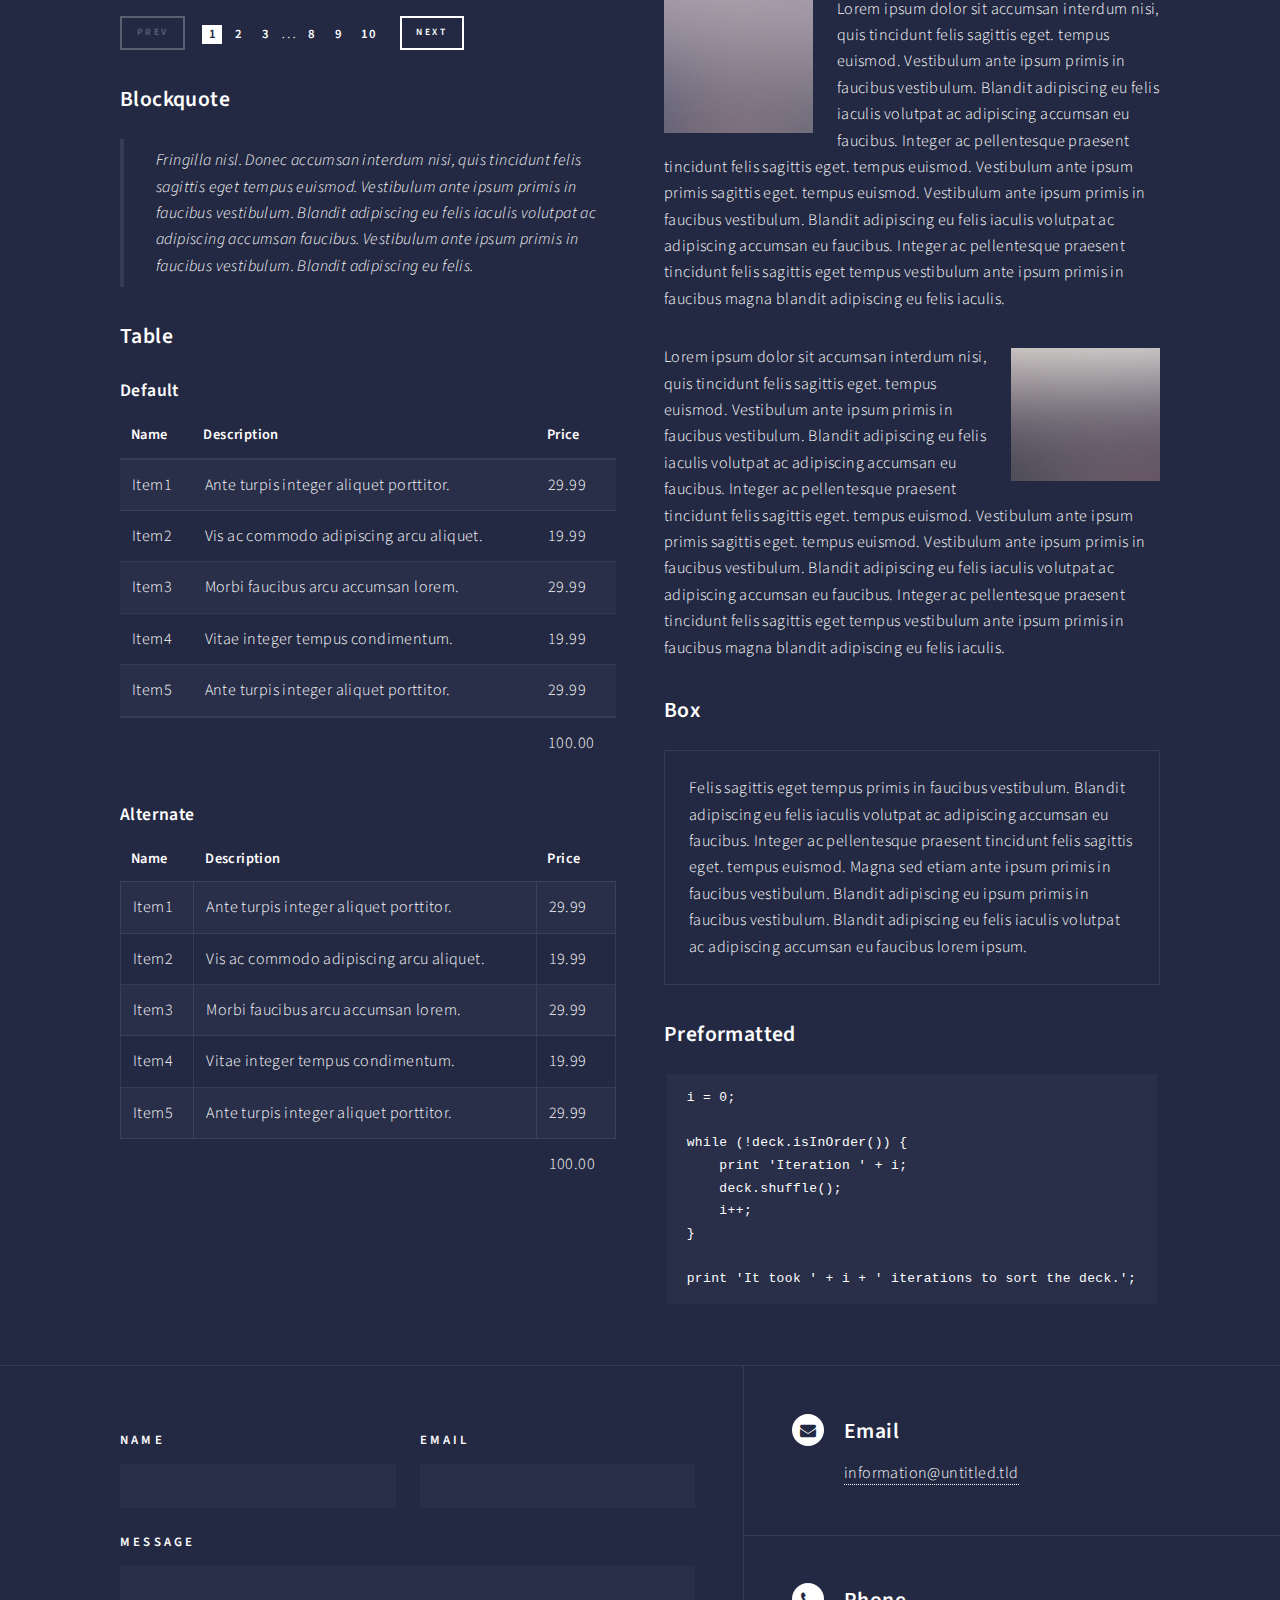
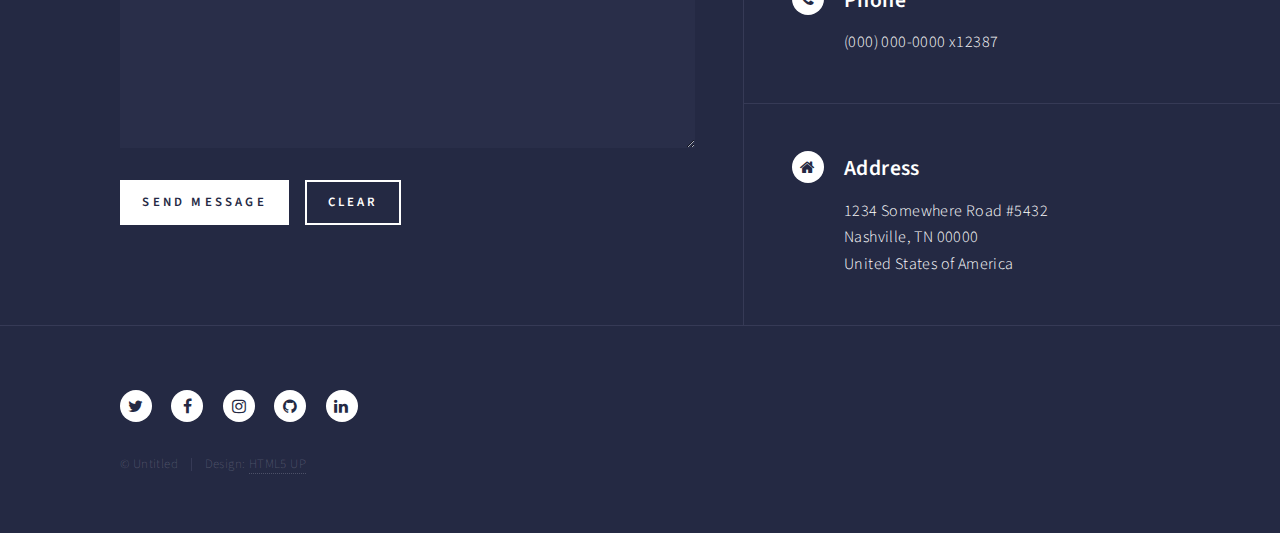
<file: elements.html>
<!DOCTYPE HTML>
<!--
	Forty by HTML5 UP
	html5up.net | @ajlkn
	Free for personal and commercial use under the CCA 3.0 license (html5up.net/license)
-->
<html>
	<head>
		<title>Elements - Forty by HTML5 UP</title>
		<meta charset="utf-8" />
		<meta name="viewport" content="width=device-width, initial-scale=1, user-scalable=no" />
		<link rel="stylesheet" href="assets/css/main.css" />
		<noscript><link rel="stylesheet" href="assets/css/noscript.css" /></noscript>
	</head>
	<body class="is-preload">

		<!-- Wrapper -->
			<div id="wrapper">

				<!-- Header -->
					<header id="header">
						<a href="index.html" class="logo"><strong>Forty</strong> <span>by HTML5 UP</span></a>
						<nav>
							<a href="#menu">Menu</a>
						</nav>
					</header>

				<!-- Menu -->
					<nav id="menu">
						<ul class="links">
							<li><a href="index.html">Home</a></li>
							<li><a href="landing.html">Landing</a></li>
							<li><a href="generic.html">Generic</a></li>
							<li><a href="elements.html">Elements</a></li>
						</ul>
						<ul class="actions stacked">
							<li><a href="#" class="button primary fit">Get Started</a></li>
							<li><a href="#" class="button fit">Log In</a></li>
						</ul>
					</nav>

				<!-- Main -->
					<div id="main" class="alt">

						<!-- One -->
							<section id="one">
								<div class="inner">
									<header class="major">
										<h1>Elements</h1>
									</header>

									<!-- Content -->
										<h2 id="content">Sample Content</h2>
										<p>Praesent ac adipiscing ullamcorper semper ut amet ac risus. Lorem sapien ut odio odio nunc. Ac adipiscing nibh porttitor erat risus justo adipiscing adipiscing amet placerat accumsan. Vis. Faucibus odio magna tempus adipiscing a non. In mi primis arcu ut non accumsan vivamus ac blandit adipiscing adipiscing arcu metus praesent turpis eu ac lacinia nunc ac commodo gravida adipiscing eget accumsan ac nunc adipiscing adipiscing.</p>
										<div class="row">
											<div class="col-6 col-12-small">
												<h3>Sem turpis amet semper</h3>
												<p>Nunc lacinia ante nunc ac lobortis. Interdum adipiscing gravida odio porttitor sem non mi integer non faucibus ornare mi ut ante amet placerat aliquet. Volutpat commodo eu sed ante lacinia. Sapien a lorem in integer ornare praesent commodo adipiscing arcu in massa commodo lorem accumsan at odio massa ac ac. Semper adipiscing varius montes viverra nibh in adipiscing blandit tempus accumsan.</p>
											</div>
											<div class="col-6 col-12-small">
												<h3>Magna odio tempus commodo</h3>
												<p>In arcu accumsan arcu adipiscing accumsan orci ac. Felis id enim aliquet. Accumsan ac integer lobortis commodo ornare aliquet accumsan erat tempus amet porttitor. Ante commodo blandit adipiscing integer semper orci eget. Faucibus commodo adipiscing mi eu nullam accumsan morbi arcu ornare odio mi adipiscing nascetur lacus ac interdum morbi accumsan vis mi accumsan ac praesent.</p>
											</div>
											<!-- Break -->
											<div class="col-4 col-12-medium">
												<h3>Interdum sapien gravida</h3>
												<p>Nunc lacinia ante nunc ac lobortis. Interdum adipiscing gravida odio porttitor sem non mi integer non faucibus ornare mi ut ante amet placerat aliquet. Volutpat eu sed ante lacinia sapien lorem accumsan varius montes viverra nibh in adipiscing blandit tempus accumsan.</p>
											</div>
											<div class="col-4 col-12-medium">
												<h3>Faucibus consequat lorem</h3>
												<p>Nunc lacinia ante nunc ac lobortis. Interdum adipiscing gravida odio porttitor sem non mi integer non faucibus ornare mi ut ante amet placerat aliquet. Volutpat eu sed ante lacinia sapien lorem accumsan varius montes viverra nibh in adipiscing blandit tempus accumsan.</p>
											</div>
											<div class="col-4 col-12-medium">
												<h3>Accumsan montes viverra</h3>
												<p>Nunc lacinia ante nunc ac lobortis. Interdum adipiscing gravida odio porttitor sem non mi integer non faucibus ornare mi ut ante amet placerat aliquet. Volutpat eu sed ante lacinia sapien lorem accumsan varius montes viverra nibh in adipiscing blandit tempus accumsan.</p>
											</div>
										</div>

									<hr class="major" />

									<!-- Elements -->
										<h2 id="elements">Elements</h2>
										<div class="row gtr-200">
											<div class="col-6 col-12-medium">

												<!-- Text stuff -->
													<h3>Text</h3>
													<p>This is <b>bold</b> and this is <strong>strong</strong>. This is <i>italic</i> and this is <em>emphasized</em>.
													This is <sup>superscript</sup> text and this is <sub>subscript</sub> text.
													This is <u>underlined</u> and this is code: <code>for (;;) { ... }</code>.
													Finally, this is a <a href="#">link</a>.</p>
													<hr />
													<h2>Heading Level 2</h2>
													<h3>Heading Level 3</h3>
													<h4>Heading Level 4</h4>
													<hr />
													<p>Nunc lacinia ante nunc ac lobortis. Interdum adipiscing gravida odio porttitor sem non mi integer non faucibus ornare mi ut ante amet placerat aliquet. Volutpat eu sed ante lacinia sapien lorem accumsan varius montes viverra nibh in adipiscing blandit tempus accumsan.</p>

												<!-- Lists -->
													<h3>Lists</h3>
													<div class="row">
														<div class="col-6 col-12-small">

															<h4>Unordered</h4>
															<ul>
																<li>Dolor etiam magna etiam.</li>
																<li>Sagittis lorem eleifend.</li>
																<li>Felis dolore viverra.</li>
															</ul>

															<h4>Alternate</h4>
															<ul class="alt">
																<li>Dolor etiam magna etiam.</li>
																<li>Sagittis lorem eleifend.</li>
																<li>Felis feugiat viverra.</li>
															</ul>

														</div>
														<div class="col-6 col-12-small">

															<h4>Ordered</h4>
															<ol>
																<li>Dolor etiam magna etiam.</li>
																<li>Etiam vel lorem sed viverra.</li>
																<li>Felis dolore viverra.</li>
																<li>Dolor etiam magna etiam.</li>
																<li>Etiam vel lorem sed viverra.</li>
																<li>Felis dolore viverra.</li>
															</ol>

															<h4>Icons</h4>
															<ul class="icons">
																<li><a href="#" class="icon fa-twitter"><span class="label">Twitter</span></a></li>
																<li><a href="#" class="icon fa-facebook"><span class="label">Facebook</span></a></li>
																<li><a href="#" class="icon fa-instagram"><span class="label">Instagram</span></a></li>
																<li><a href="#" class="icon fa-github"><span class="label">Github</span></a></li>
																<li><a href="#" class="icon fa-dribbble"><span class="label">Dribbble</span></a></li>
																<li><a href="#" class="icon fa-tumblr"><span class="label">Tumblr</span></a></li>
															</ul>
															<ul class="icons">
																<li><a href="#" class="icon alt fa-twitter"><span class="label">Twitter</span></a></li>
																<li><a href="#" class="icon alt fa-facebook"><span class="label">Facebook</span></a></li>
																<li><a href="#" class="icon alt fa-instagram"><span class="label">Instagram</span></a></li>
															</ul>

														</div>
													</div>
													<h4>Definition</h4>
													<dl>
														<dt>Item1</dt>
														<dd>
															<p>Lorem ipsum dolor vestibulum ante ipsum primis in faucibus vestibulum. Blandit adipiscing eu felis iaculis volutpat ac adipiscing accumsan eu faucibus. Integer ac pellentesque praesent. Lorem ipsum dolor.</p>
														</dd>
														<dt>Item2</dt>
														<dd>
															<p>Lorem ipsum dolor vestibulum ante ipsum primis in faucibus vestibulum. Blandit adipiscing eu felis iaculis volutpat ac adipiscing accumsan eu faucibus. Integer ac pellentesque praesent. Lorem ipsum dolor.</p>
														</dd>
														<dt>Item3</dt>
														<dd>
															<p>Lorem ipsum dolor vestibulum ante ipsum primis in faucibus vestibulum. Blandit adipiscing eu felis iaculis volutpat ac adipiscing accumsan eu faucibus. Integer ac pellentesque praesent. Lorem ipsum dolor.</p>
														</dd>
													</dl>

													<h4>Actions</h4>
													<ul class="actions">
														<li><a href="#" class="button primary">Default</a></li>
														<li><a href="#" class="button">Default</a></li>
													</ul>
													<ul class="actions small">
														<li><a href="#" class="button primary small">Small</a></li>
														<li><a href="#" class="button small">Small</a></li>
													</ul>
													<div class="row">
														<div class="col-6 col-12-small">
															<ul class="actions stacked">
																<li><a href="#" class="button primary">Default</a></li>
																<li><a href="#" class="button">Default</a></li>
															</ul>
														</div>
														<div class="col-6 col-12-small">
															<ul class="actions stacked">
																<li><a href="#" class="button primary small">Small</a></li>
																<li><a href="#" class="button small">Small</a></li>
															</ul>
														</div>
														<div class="col-6 col-12-small">
															<ul class="actions stacked">
																<li><a href="#" class="button primary fit">Default</a></li>
																<li><a href="#" class="button fit">Default</a></li>
															</ul>
														</div>
														<div class="col-6 col-12-small">
															<ul class="actions stacked">
																<li><a href="#" class="button primary small fit">Small</a></li>
																<li><a href="#" class="button small fit">Small</a></li>
															</ul>
														</div>
													</div>

													<h4>Pagination</h4>
													<ul class="pagination">
														<li><span class="button small disabled">Prev</span></li>
														<li><a href="#" class="page active">1</a></li>
														<li><a href="#" class="page">2</a></li>
														<li><a href="#" class="page">3</a></li>
														<li><span>&hellip;</span></li>
														<li><a href="#" class="page">8</a></li>
														<li><a href="#" class="page">9</a></li>
														<li><a href="#" class="page">10</a></li>
														<li><a href="#" class="button small">Next</a></li>
													</ul>

												<!-- Blockquote -->
													<h3>Blockquote</h3>
													<blockquote>Fringilla nisl. Donec accumsan interdum nisi, quis tincidunt felis sagittis eget tempus euismod. Vestibulum ante ipsum primis in faucibus vestibulum. Blandit adipiscing eu felis iaculis volutpat ac adipiscing accumsan faucibus. Vestibulum ante ipsum primis in faucibus vestibulum. Blandit adipiscing eu felis.</blockquote>

												<!-- Table -->
													<h3>Table</h3>

													<h4>Default</h4>
													<div class="table-wrapper">
														<table>
															<thead>
																<tr>
																	<th>Name</th>
																	<th>Description</th>
																	<th>Price</th>
																</tr>
															</thead>
															<tbody>
																<tr>
																	<td>Item1</td>
																	<td>Ante turpis integer aliquet porttitor.</td>
																	<td>29.99</td>
																</tr>
																<tr>
																	<td>Item2</td>
																	<td>Vis ac commodo adipiscing arcu aliquet.</td>
																	<td>19.99</td>
																</tr>
																<tr>
																	<td>Item3</td>
																	<td> Morbi faucibus arcu accumsan lorem.</td>
																	<td>29.99</td>
																</tr>
																<tr>
																	<td>Item4</td>
																	<td>Vitae integer tempus condimentum.</td>
																	<td>19.99</td>
																</tr>
																<tr>
																	<td>Item5</td>
																	<td>Ante turpis integer aliquet porttitor.</td>
																	<td>29.99</td>
																</tr>
															</tbody>
															<tfoot>
																<tr>
																	<td colspan="2"></td>
																	<td>100.00</td>
																</tr>
															</tfoot>
														</table>
													</div>

													<h4>Alternate</h4>
													<div class="table-wrapper">
														<table class="alt">
															<thead>
																<tr>
																	<th>Name</th>
																	<th>Description</th>
																	<th>Price</th>
																</tr>
															</thead>
															<tbody>
																<tr>
																	<td>Item1</td>
																	<td>Ante turpis integer aliquet porttitor.</td>
																	<td>29.99</td>
																</tr>
																<tr>
																	<td>Item2</td>
																	<td>Vis ac commodo adipiscing arcu aliquet.</td>
																	<td>19.99</td>
																</tr>
																<tr>
																	<td>Item3</td>
																	<td> Morbi faucibus arcu accumsan lorem.</td>
																	<td>29.99</td>
																</tr>
																<tr>
																	<td>Item4</td>
																	<td>Vitae integer tempus condimentum.</td>
																	<td>19.99</td>
																</tr>
																<tr>
																	<td>Item5</td>
																	<td>Ante turpis integer aliquet porttitor.</td>
																	<td>29.99</td>
																</tr>
															</tbody>
															<tfoot>
																<tr>
																	<td colspan="2"></td>
																	<td>100.00</td>
																</tr>
															</tfoot>
														</table>
													</div>

											</div>
											<div class="col-6 col-12-medium">

												<!-- Buttons -->
													<h3>Buttons</h3>
													<ul class="actions">
														<li><a href="#" class="button primary">Primary</a></li>
														<li><a href="#" class="button">Default</a></li>
													</ul>
													<div class="row">
														<div class="col-6 col-12-xsmall">
															<ul class="actions stacked">
																<li><a href="#" class="button large">Large</a></li>
																<li><a href="#" class="button">Default</a></li>
																<li><a href="#" class="button small">Small</a></li>
															</ul>
														</div>
														<div class="col-6 col-12-xsmall">
															<ul class="actions stacked">
																<li><a href="#" class="button primary large">Large</a></li>
																<li><a href="#" class="button primary">Default</a></li>
																<li><a href="#" class="button primary small">Small</a></li>
															</ul>
														</div>
													</div>
													<ul class="actions fit">
														<li><a href="#" class="button primary fit">Fit</a></li>
														<li><a href="#" class="button fit">Fit</a></li>
													</ul>
													<ul class="actions fit small">
														<li><a href="#" class="button primary fit small">Fit + Small</a></li>
														<li><a href="#" class="button fit small">Fit + Small</a></li>
													</ul>
													<ul class="actions">
														<li><a href="#" class="button primary icon fa-search">Icon</a></li>
														<li><a href="#" class="button icon fa-download">Icon</a></li>
													</ul>
													<ul class="actions">
														<li><span class="button primary disabled">Primary</span></li>
														<li><span class="button disabled">Default</span></li>
													</ul>

												<!-- Form -->
													<h3>Form</h3>

													<form method="post" action="#">
														<div class="row gtr-uniform">
															<div class="col-6 col-12-xsmall">
																<input type="text" name="demo-name" id="demo-name" value="" placeholder="Name" />
															</div>
															<div class="col-6 col-12-xsmall">
																<input type="email" name="demo-email" id="demo-email" value="" placeholder="Email" />
															</div>
															<!-- Break -->
															<div class="col-12">
																<select name="demo-category" id="demo-category">
																	<option value="">- Category -</option>
																	<option value="1">Manufacturing</option>
																	<option value="1">Shipping</option>
																	<option value="1">Administration</option>
																	<option value="1">Human Resources</option>
																</select>
															</div>
															<!-- Break -->
															<div class="col-4 col-12-small">
																<input type="radio" id="demo-priority-low" name="demo-priority" checked>
																<label for="demo-priority-low">Low</label>
															</div>
															<div class="col-4 col-12-small">
																<input type="radio" id="demo-priority-normal" name="demo-priority">
																<label for="demo-priority-normal">Normal</label>
															</div>
															<div class="col-4 col-12-small">
																<input type="radio" id="demo-priority-high" name="demo-priority">
																<label for="demo-priority-high">High</label>
															</div>
															<!-- Break -->
															<div class="col-6 col-12-small">
																<input type="checkbox" id="demo-copy" name="demo-copy">
																<label for="demo-copy">Email me a copy</label>
															</div>
															<div class="col-6 col-12-small">
																<input type="checkbox" id="demo-human" name="demo-human" checked>
																<label for="demo-human">I am a human</label>
															</div>
															<!-- Break -->
															<div class="col-12">
																<textarea name="demo-message" id="demo-message" placeholder="Enter your message" rows="6"></textarea>
															</div>
															<!-- Break -->
															<div class="col-12">
																<ul class="actions">
																	<li><input type="submit" value="Send Message" class="primary" /></li>
																	<li><input type="reset" value="Reset" /></li>
																</ul>
															</div>
														</div>
													</form>

												<!-- Image -->
													<h3>Image</h3>

													<h4>Fit</h4>
													<span class="image fit"><img src="images/pic03.jpg" alt="" /></span>
													<div class="box alt">
														<div class="row gtr-50 gtr-uniform">
															<div class="col-4"><span class="image fit"><img src="images/pic08.jpg" alt="" /></span></div>
															<div class="col-4"><span class="image fit"><img src="images/pic09.jpg" alt="" /></span></div>
															<div class="col-4"><span class="image fit"><img src="images/pic10.jpg" alt="" /></span></div>
															<!-- Break -->
															<div class="col-4"><span class="image fit"><img src="images/pic10.jpg" alt="" /></span></div>
															<div class="col-4"><span class="image fit"><img src="images/pic08.jpg" alt="" /></span></div>
															<div class="col-4"><span class="image fit"><img src="images/pic09.jpg" alt="" /></span></div>
															<!-- Break -->
															<div class="col-4"><span class="image fit"><img src="images/pic09.jpg" alt="" /></span></div>
															<div class="col-4"><span class="image fit"><img src="images/pic10.jpg" alt="" /></span></div>
															<div class="col-4"><span class="image fit"><img src="images/pic08.jpg" alt="" /></span></div>
														</div>
													</div>

													<h4>Left &amp; Right</h4>
													<p><span class="image left"><img src="images/pic09.jpg" alt="" /></span>Lorem ipsum dolor sit accumsan interdum nisi, quis tincidunt felis sagittis eget. tempus euismod. Vestibulum ante ipsum primis in faucibus vestibulum. Blandit adipiscing eu felis iaculis volutpat ac adipiscing accumsan eu faucibus. Integer ac pellentesque praesent tincidunt felis sagittis eget. tempus euismod. Vestibulum ante ipsum primis sagittis eget. tempus euismod. Vestibulum ante ipsum primis in faucibus vestibulum. Blandit adipiscing eu felis iaculis volutpat ac adipiscing accumsan eu faucibus. Integer ac pellentesque praesent tincidunt felis sagittis eget tempus vestibulum ante ipsum primis in faucibus magna blandit adipiscing eu felis iaculis.</p>
													<p><span class="image right"><img src="images/pic10.jpg" alt="" /></span>Lorem ipsum dolor sit accumsan interdum nisi, quis tincidunt felis sagittis eget. tempus euismod. Vestibulum ante ipsum primis in faucibus vestibulum. Blandit adipiscing eu felis iaculis volutpat ac adipiscing accumsan eu faucibus. Integer ac pellentesque praesent tincidunt felis sagittis eget. tempus euismod. Vestibulum ante ipsum primis sagittis eget. tempus euismod. Vestibulum ante ipsum primis in faucibus vestibulum. Blandit adipiscing eu felis iaculis volutpat ac adipiscing accumsan eu faucibus. Integer ac pellentesque praesent tincidunt felis sagittis eget tempus vestibulum ante ipsum primis in faucibus magna blandit adipiscing eu felis iaculis.</p>

												<!-- Box -->
													<h3>Box</h3>
													<div class="box">
														<p>Felis sagittis eget tempus primis in faucibus vestibulum. Blandit adipiscing eu felis iaculis volutpat ac adipiscing accumsan eu faucibus. Integer ac pellentesque praesent tincidunt felis sagittis eget. tempus euismod. Magna sed etiam ante ipsum primis in faucibus vestibulum. Blandit adipiscing eu ipsum primis in faucibus vestibulum. Blandit adipiscing eu felis iaculis volutpat ac adipiscing accumsan eu faucibus lorem ipsum.</p>
													</div>

												<!-- Preformatted Code -->
													<h3>Preformatted</h3>
													<pre><code>i = 0;

while (!deck.isInOrder()) {
    print 'Iteration ' + i;
    deck.shuffle();
    i++;
}

print 'It took ' + i + ' iterations to sort the deck.';
</code></pre>

											</div>
										</div>

								</div>
							</section>

					</div>

				<!-- Contact -->
					<section id="contact">
						<div class="inner">
							<section>
								<form method="post" action="#">
									<div class="fields">
										<div class="field half">
											<label for="name">Name</label>
											<input type="text" name="name" id="name" />
										</div>
										<div class="field half">
											<label for="email">Email</label>
											<input type="text" name="email" id="email" />
										</div>
										<div class="field">
											<label for="message">Message</label>
											<textarea name="message" id="message" rows="6"></textarea>
										</div>
									</div>
									<ul class="actions">
										<li><input type="submit" value="Send Message" class="primary" /></li>
										<li><input type="reset" value="Clear" /></li>
									</ul>
								</form>
							</section>
							<section class="split">
								<section>
									<div class="contact-method">
										<span class="icon alt fa-envelope"></span>
										<h3>Email</h3>
										<a href="#">information@untitled.tld</a>
									</div>
								</section>
								<section>
									<div class="contact-method">
										<span class="icon alt fa-phone"></span>
										<h3>Phone</h3>
										<span>(000) 000-0000 x12387</span>
									</div>
								</section>
								<section>
									<div class="contact-method">
										<span class="icon alt fa-home"></span>
										<h3>Address</h3>
										<span>1234 Somewhere Road #5432<br />
										Nashville, TN 00000<br />
										United States of America</span>
									</div>
								</section>
							</section>
						</div>
					</section>

				<!-- Footer -->
					<footer id="footer">
						<div class="inner">
							<ul class="icons">
								<li><a href="#" class="icon alt fa-twitter"><span class="label">Twitter</span></a></li>
								<li><a href="#" class="icon alt fa-facebook"><span class="label">Facebook</span></a></li>
								<li><a href="#" class="icon alt fa-instagram"><span class="label">Instagram</span></a></li>
								<li><a href="#" class="icon alt fa-github"><span class="label">GitHub</span></a></li>
								<li><a href="#" class="icon alt fa-linkedin"><span class="label">LinkedIn</span></a></li>
							</ul>
							<ul class="copyright">
								<li>&copy; Untitled</li><li>Design: <a href="https://html5up.net">HTML5 UP</a></li>
							</ul>
						</div>
					</footer>

			</div>

		<!-- Scripts -->
			<script src="assets/js/jquery.min.js"></script>
			<script src="assets/js/jquery.scrolly.min.js"></script>
			<script src="assets/js/jquery.scrollex.min.js"></script>
			<script src="assets/js/browser.min.js"></script>
			<script src="assets/js/breakpoints.min.js"></script>
			<script src="assets/js/util.js"></script>
			<script src="assets/js/main.js"></script>

	</body>
</html>
</file>
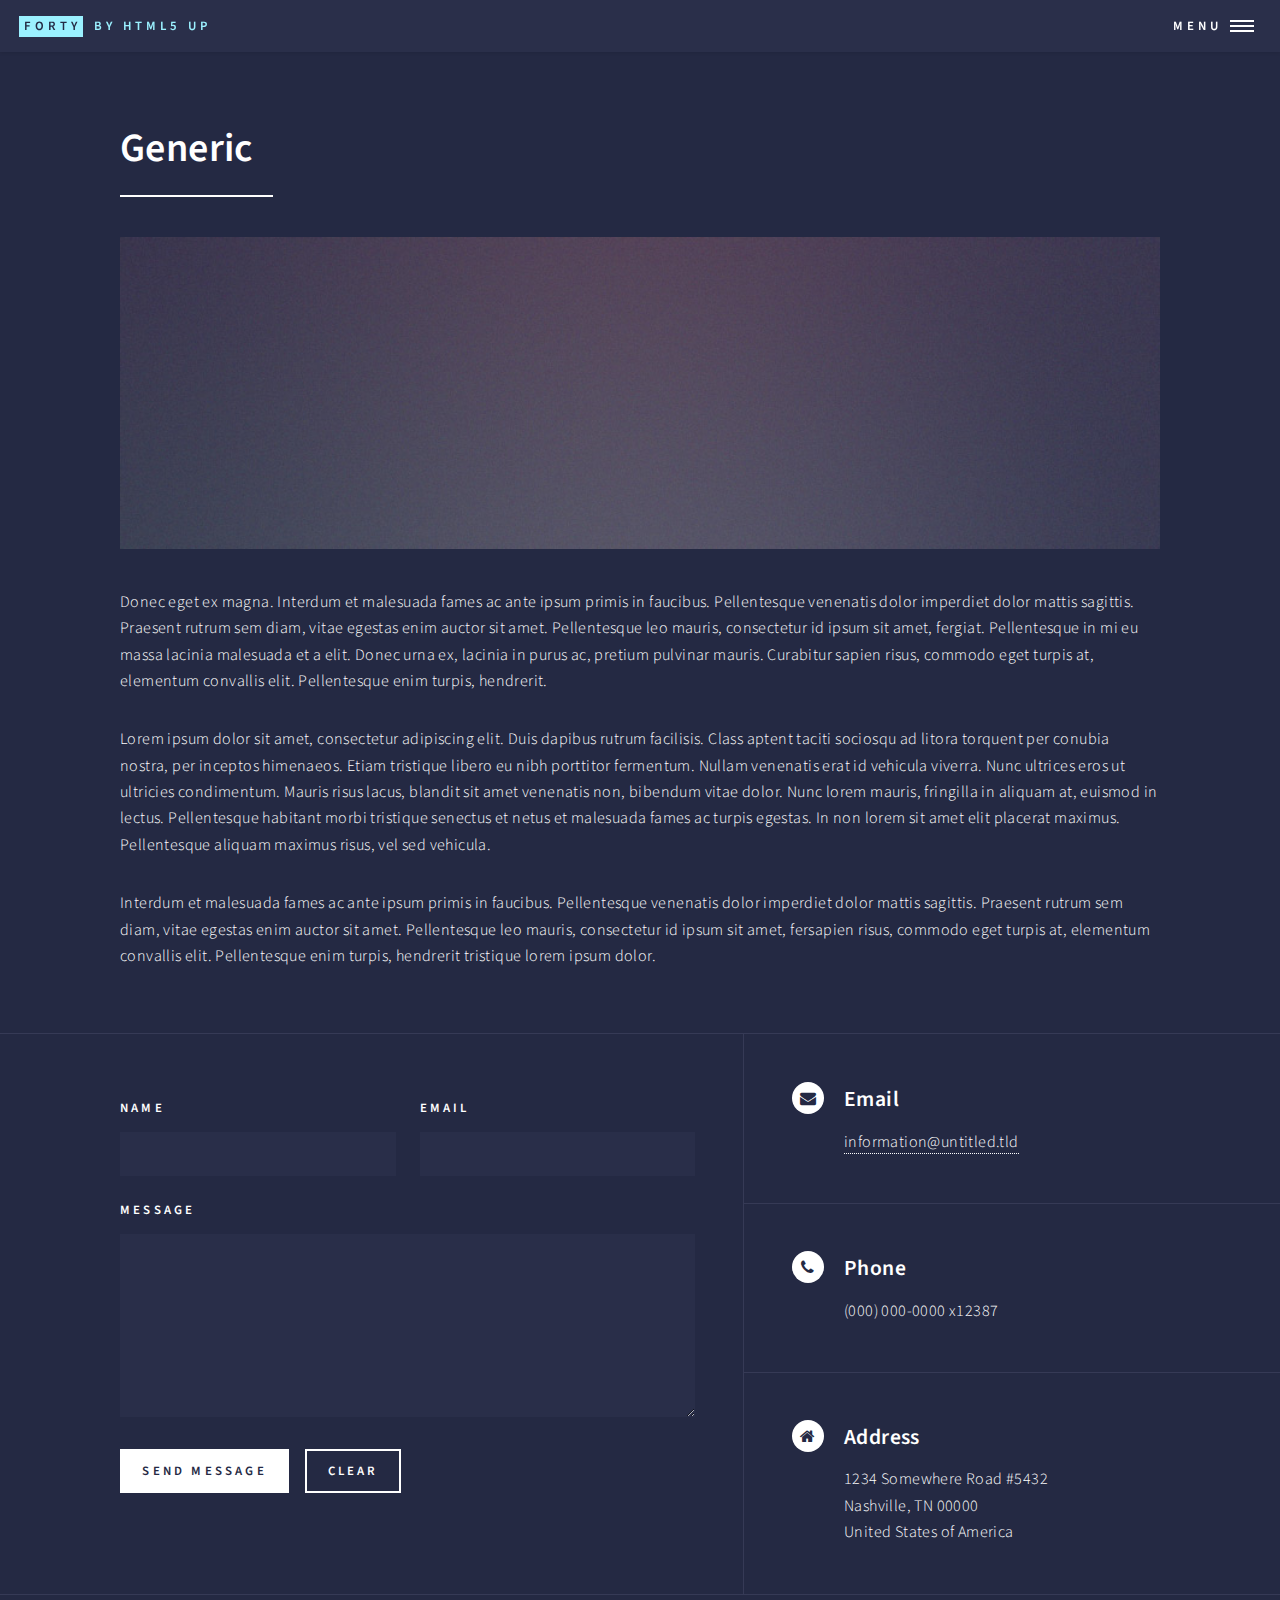
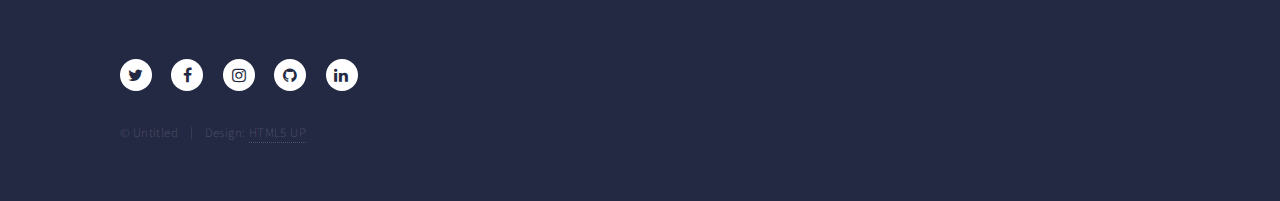
<file: generic.html>
<!DOCTYPE HTML>
<!--
	Forty by HTML5 UP
	html5up.net | @ajlkn
	Free for personal and commercial use under the CCA 3.0 license (html5up.net/license)
-->
<html>
	<head>
		<title>Generic - Forty by HTML5 UP</title>
		<meta charset="utf-8" />
		<meta name="viewport" content="width=device-width, initial-scale=1, user-scalable=no" />
		<link rel="stylesheet" href="assets/css/main.css" />
		<noscript><link rel="stylesheet" href="assets/css/noscript.css" /></noscript>
	</head>
	<body class="is-preload">

		<!-- Wrapper -->
			<div id="wrapper">

				<!-- Header -->
					<header id="header">
						<a href="index.html" class="logo"><strong>Forty</strong> <span>by HTML5 UP</span></a>
						<nav>
							<a href="#menu">Menu</a>
						</nav>
					</header>

				<!-- Menu -->
					<nav id="menu">
						<ul class="links">
							<li><a href="index.html">Home</a></li>
							<li><a href="landing.html">Landing</a></li>
							<li><a href="generic.html">Generic</a></li>
							<li><a href="elements.html">Elements</a></li>
						</ul>
						<ul class="actions stacked">
							<li><a href="#" class="button primary fit">Get Started</a></li>
							<li><a href="#" class="button fit">Log In</a></li>
						</ul>
					</nav>

				<!-- Main -->
					<div id="main" class="alt">

						<!-- One -->
							<section id="one">
								<div class="inner">
									<header class="major">
										<h1>Generic</h1>
									</header>
									<span class="image main"><img src="images/pic11.jpg" alt="" /></span>
									<p>Donec eget ex magna. Interdum et malesuada fames ac ante ipsum primis in faucibus. Pellentesque venenatis dolor imperdiet dolor mattis sagittis. Praesent rutrum sem diam, vitae egestas enim auctor sit amet. Pellentesque leo mauris, consectetur id ipsum sit amet, fergiat. Pellentesque in mi eu massa lacinia malesuada et a elit. Donec urna ex, lacinia in purus ac, pretium pulvinar mauris. Curabitur sapien risus, commodo eget turpis at, elementum convallis elit. Pellentesque enim turpis, hendrerit.</p>
									<p>Lorem ipsum dolor sit amet, consectetur adipiscing elit. Duis dapibus rutrum facilisis. Class aptent taciti sociosqu ad litora torquent per conubia nostra, per inceptos himenaeos. Etiam tristique libero eu nibh porttitor fermentum. Nullam venenatis erat id vehicula viverra. Nunc ultrices eros ut ultricies condimentum. Mauris risus lacus, blandit sit amet venenatis non, bibendum vitae dolor. Nunc lorem mauris, fringilla in aliquam at, euismod in lectus. Pellentesque habitant morbi tristique senectus et netus et malesuada fames ac turpis egestas. In non lorem sit amet elit placerat maximus. Pellentesque aliquam maximus risus, vel sed vehicula.</p>
									<p>Interdum et malesuada fames ac ante ipsum primis in faucibus. Pellentesque venenatis dolor imperdiet dolor mattis sagittis. Praesent rutrum sem diam, vitae egestas enim auctor sit amet. Pellentesque leo mauris, consectetur id ipsum sit amet, fersapien risus, commodo eget turpis at, elementum convallis elit. Pellentesque enim turpis, hendrerit tristique lorem ipsum dolor.</p>
								</div>
							</section>

					</div>

				<!-- Contact -->
					<section id="contact">
						<div class="inner">
							<section>
								<form method="post" action="#">
									<div class="fields">
										<div class="field half">
											<label for="name">Name</label>
											<input type="text" name="name" id="name" />
										</div>
										<div class="field half">
											<label for="email">Email</label>
											<input type="text" name="email" id="email" />
										</div>
										<div class="field">
											<label for="message">Message</label>
											<textarea name="message" id="message" rows="6"></textarea>
										</div>
									</div>
									<ul class="actions">
										<li><input type="submit" value="Send Message" class="primary" /></li>
										<li><input type="reset" value="Clear" /></li>
									</ul>
								</form>
							</section>
							<section class="split">
								<section>
									<div class="contact-method">
										<span class="icon alt fa-envelope"></span>
										<h3>Email</h3>
										<a href="#">information@untitled.tld</a>
									</div>
								</section>
								<section>
									<div class="contact-method">
										<span class="icon alt fa-phone"></span>
										<h3>Phone</h3>
										<span>(000) 000-0000 x12387</span>
									</div>
								</section>
								<section>
									<div class="contact-method">
										<span class="icon alt fa-home"></span>
										<h3>Address</h3>
										<span>1234 Somewhere Road #5432<br />
										Nashville, TN 00000<br />
										United States of America</span>
									</div>
								</section>
							</section>
						</div>
					</section>

				<!-- Footer -->
					<footer id="footer">
						<div class="inner">
							<ul class="icons">
								<li><a href="#" class="icon alt fa-twitter"><span class="label">Twitter</span></a></li>
								<li><a href="#" class="icon alt fa-facebook"><span class="label">Facebook</span></a></li>
								<li><a href="#" class="icon alt fa-instagram"><span class="label">Instagram</span></a></li>
								<li><a href="#" class="icon alt fa-github"><span class="label">GitHub</span></a></li>
								<li><a href="#" class="icon alt fa-linkedin"><span class="label">LinkedIn</span></a></li>
							</ul>
							<ul class="copyright">
								<li>&copy; Untitled</li><li>Design: <a href="https://html5up.net">HTML5 UP</a></li>
							</ul>
						</div>
					</footer>

			</div>

		<!-- Scripts -->
			<script src="assets/js/jquery.min.js"></script>
			<script src="assets/js/jquery.scrolly.min.js"></script>
			<script src="assets/js/jquery.scrollex.min.js"></script>
			<script src="assets/js/browser.min.js"></script>
			<script src="assets/js/breakpoints.min.js"></script>
			<script src="assets/js/util.js"></script>
			<script src="assets/js/main.js"></script>

	</body>
</html>
</file>
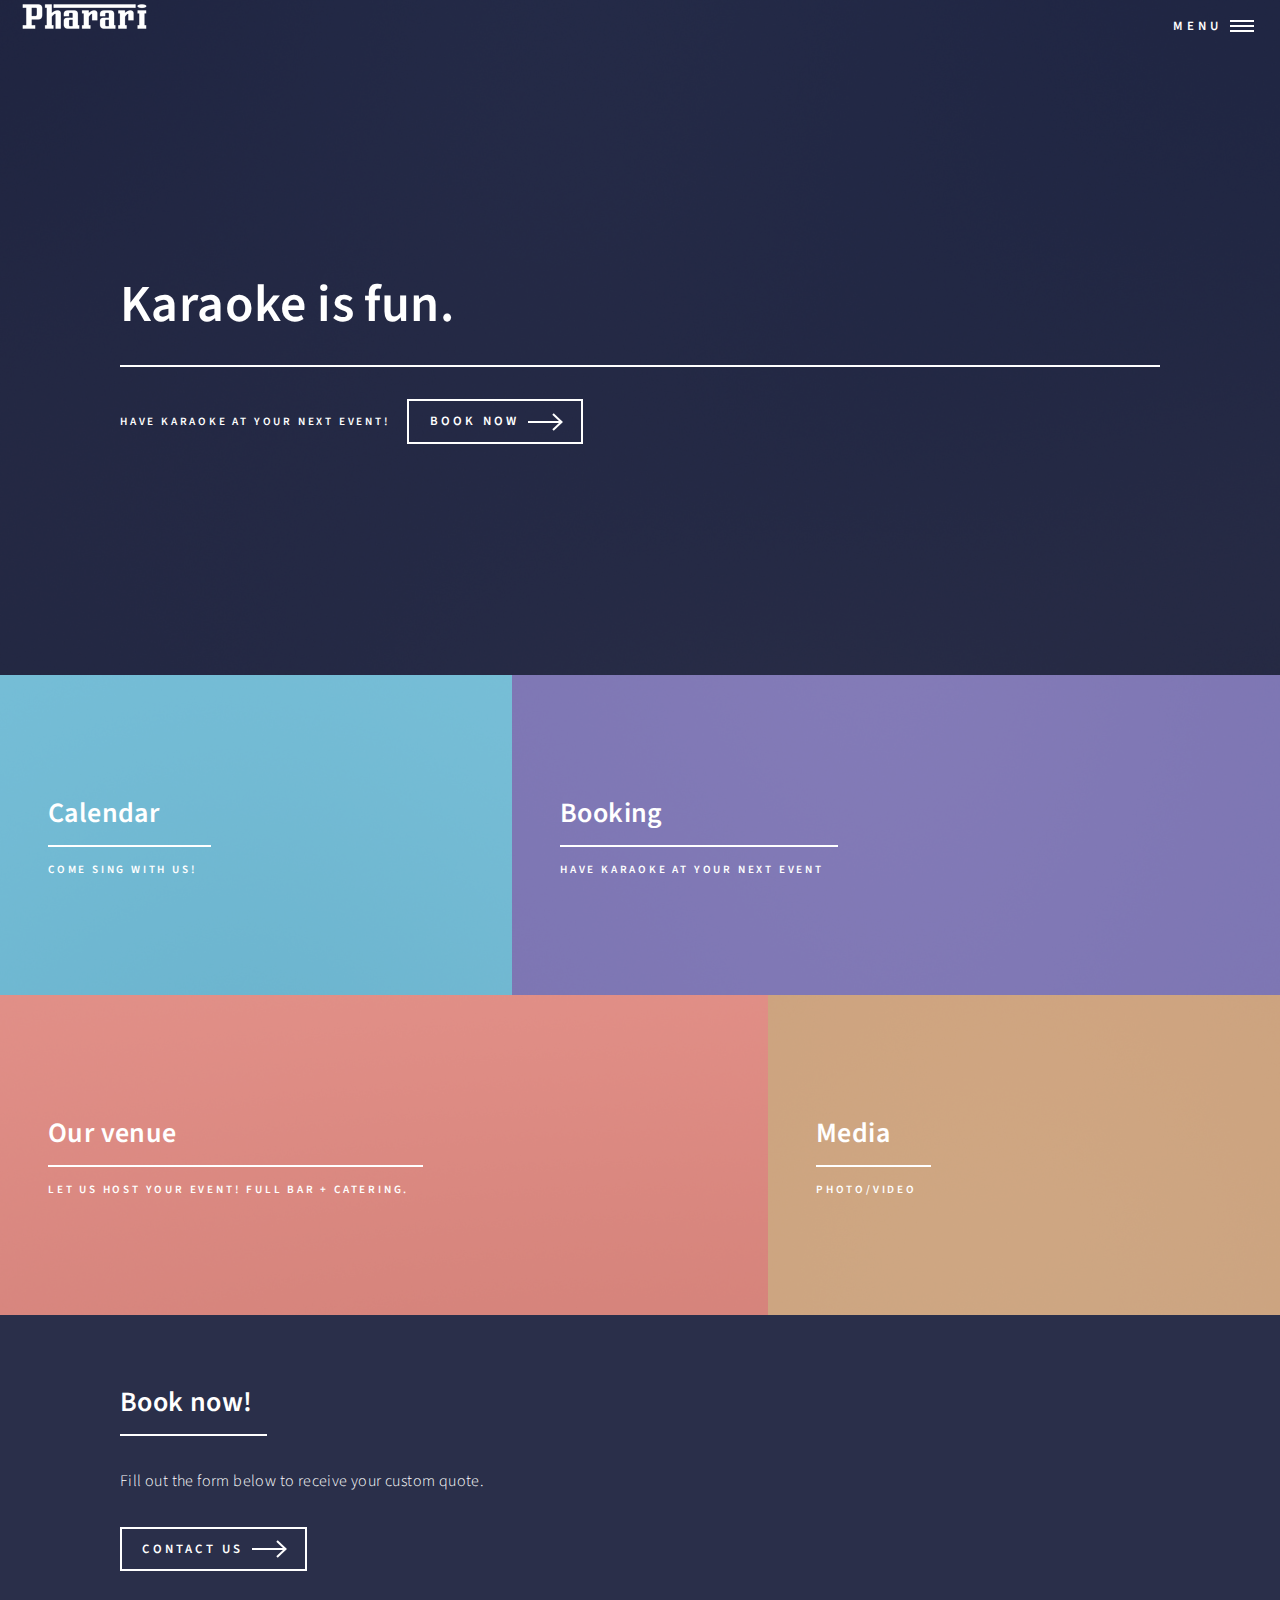
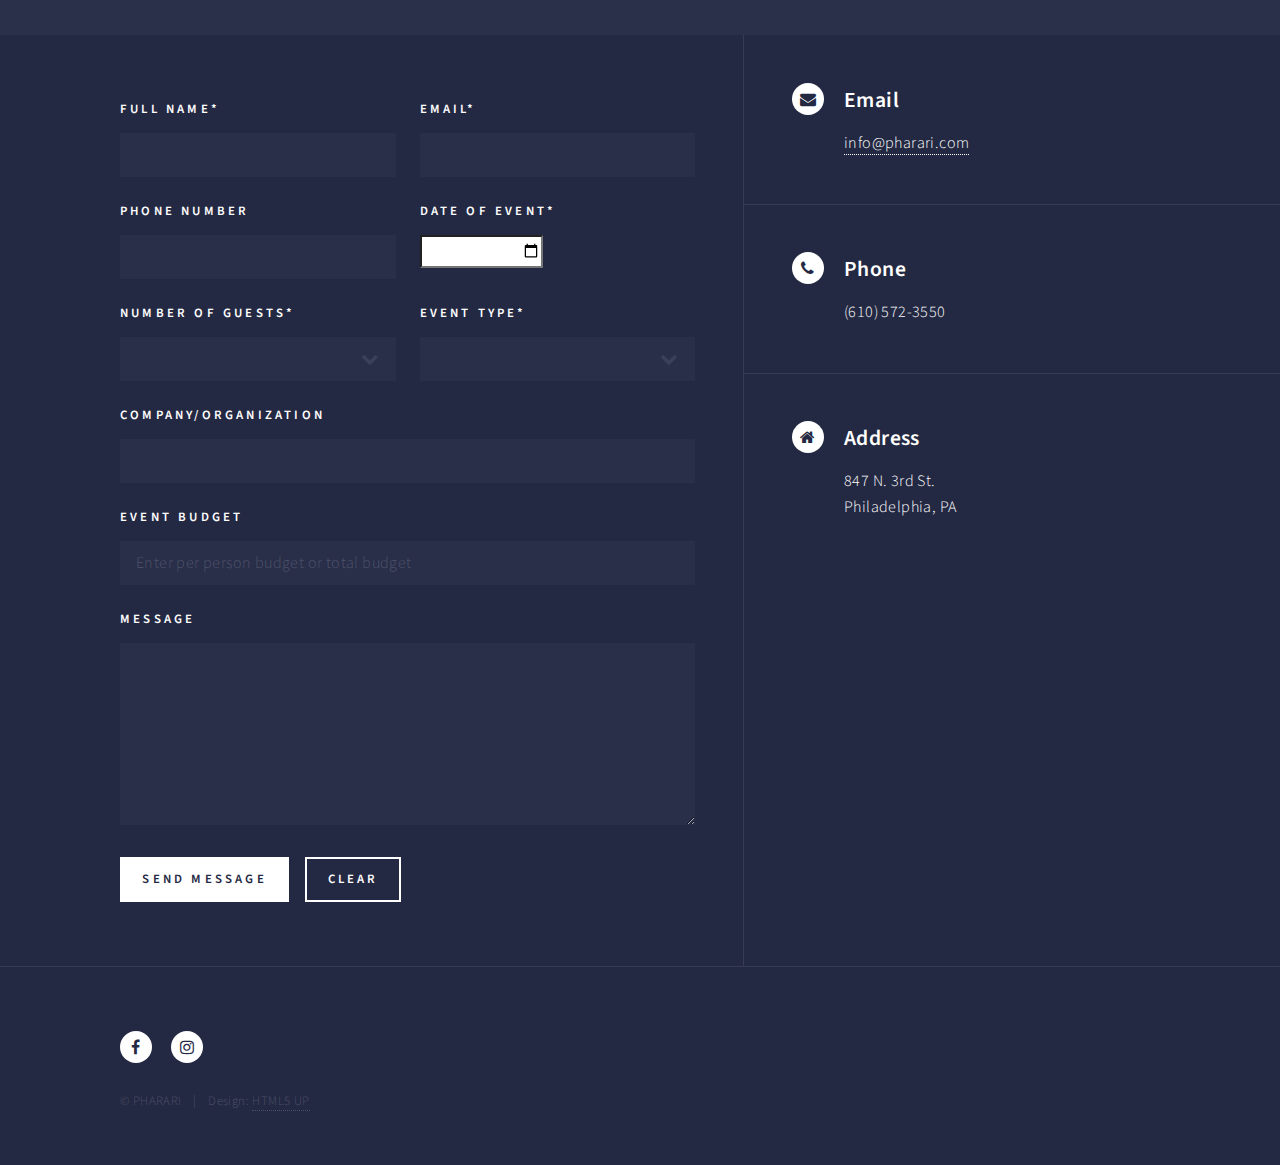
<file: index - Copy.html>
<!DOCTYPE HTML lang+"en">
<!--
	Forty by HTML5 UP
	html5up.net | @ajlkn
	Free for personal and commercial use under the CCA 3.0 license (html5up.net/license)
-->
<html>
	<head>
		<title>PHARARI Karaoke</title>
		<meta http-equiv="Content-Language" content="en">
		<meta charset="utf-8" />
		<meta name="viewport" content="width=device-width, initial-scale=1, user-scalable=no" />
		<link rel="stylesheet" href="assets/css/main.css" />
		<noscript><link rel="stylesheet" href="assets/css/noscript.css" /></noscript>
	</head>
	<body class="is-preload">

		<!-- Wrapper -->
			<div id="wrapper">

				<!-- Header -->
					<header id="header" class="alt">
						<a href="index.html" class="logo">
						<img src="images/logo.png"
						</a>
						<nav>
							<a href="#menu">Menu</a>
						</nav>
					</header>

				<!-- Menu -->
					<nav id="menu">
						<ul class="links">
							<li><a href="index.html">Home</a></li>
							<li><a href="live.html">Karaoke Nights</a></li>
							<li><a href="ortliebs.html">The Red Room</a></li>
							<li><a href="events.html">Private Events</a></li>
						</ul>
						<ul class="actions stacked">
							<li><a href="#" class="button primary fit">Get Started</a></li>
							<li><a href="#" class="button fit">Log In</a></li>
						</ul>
					</nav>

				<!-- Banner -->
					<section id="banner" class="major">
						<div class="inner">
							<header class="major">
								<h1>Karaoke is fun.</h1>
							</header>
							<div class="content">
								<p>Have karaoke at your next event!</p>
								<ul class="actions">
									<li><a href="#two" class="button next scrolly">Book Now</a></li>
								</ul>
							</div>
						</div>
					</section>

				<!-- Main -->
					<div id="main">

						<!-- One -->
							<section id="one" class="tiles">
								<article>
									<span class="image">
										<img src="images/pic01.jpg" alt="" />
									</span>
									<header class="major">
										<h3><a href="live.html" class="link">Calendar</a></h3>
										<p>Come sing with us!</p>
									</header>
								</article>
								<article>
									<span class="image">
										<img src="images/pic02.jpg" alt="" />
									</span>
									<header class="major">
										<h3><a href="booking.html" class="link">Booking</a></h3>
										<p>Have karaoke at your next event</p>
									</header>
								</article>
								<article>
									<span class="image">
										<img src="images/pic03.jpg" alt="" />
									</span>
									<header class="major">
										<h3><a href="ortliebs.html" class="link">Our venue</a></h3>
										<p>Let us host your event! Full bar + catering.</p>
									</header>
								</article>		
								<!--								
								<article>
									<span class="image">
										<img src="images/pic04.jpg" alt="" />
									</span>
									<header class="major">
										<h3><a href="landing.html" class="link">Reviews</a></h3>
										<p>What our customers are saying</p>
									</header>
								</article>
								
								
								
								<article>
									<span class="image">
										<img src="images/pic05.jpg" alt="" />
									</span>
									<header class="major">
										<h3><a href="landing.html" class="link">Media</a></h3>
										<p>Photos and videos from past events</p>
									</header>
								</article>
								
								-->
								
								<article>
									<span class="image">
										<img src="images/pic06.jpg" alt="" />
									</span>
									<header class="major">
										<h3><a href="landing.html" class="link">Media</a></h3>
										<p>Photo/video</p>
									</header>
								</article>
							</section>

						<!-- Two -->
							<section id="two">
								<div class="inner">
									<header class="major">
										<h2>Book now!</h2>
									</header>
									<p>Fill out the form below to receive your custom quote.</p>
									<ul class="actions">
										<li><a href="landing.html" class="button next">Contact us</a></li>
									</ul>
								</div>
							</section>

					</div>

				<!-- Contact -->
					<section id="contact">
						<div class="inner">
							<section>
								<form method="post" action="https://formspree.io/patpharari@gmail.com">
									<div class="fields">
										<div class="field half">
											<label for="name">Full Name*</label>
											<input type="text" name="name" id="name" required>
										</div>
										<div class="field half">
											<label for="email">Email*</label>
											<input type="text" name="email" id="email" required>
										</div>
											<div class="field half">
											<label for="phone">Phone Number</label>
											<input type="text" name="phone" id="phone" />
										</div>
											<div class="field half">
											<label for="date">Date of Event*</label>
											<input type="date" name="date" id="date" min="1899-01-01" required>
										</div>
										<div class="field half">
											<label for="partysize">Number of Guests*</label>
											  <select name="partysize" id="partysize" required>
																<option value="#">&nbsp;</option>
   															<option value="10-24">10-24</option>
   															<option value="25-49">25-49</option>
   															<option value="50-100">50-100</option>
   															<option value="100+">100+</option>
  											</select>
										</div>
										<div class="field half">
											<label for="event_type">Event Type*</label>
											  <select name="event_type" id="event_type" required>
																<option value="#">&nbsp;</option>
   															<option value="Holiday Party">Holiday Party</option>
   															<option value="Birthday">Birthday</option>
																<option value="Wedding">Wedding</option>
																<option value="Corporate">Company Event</option>
   															<option value="Fundraiser">Fundraiser</option>
   															<option value="Other">Other</option>
  											</select>
										</div>
											<div class="field">
											<label for="company">Company/Organization</label>
											<input type="text" name="company" id="company" />
										</div>
										<div class="field">
											<label for="budget">Event Budget</label>
											<input type="text" name="budget" id="budget" placeholder="Enter per person budget or total budget">
										</div>
										<div class="field">
											<label for="message">Message</label>
											<textarea name="message" id="message" rows="6"></textarea>
										</div>
									</div>
									<ul class="actions">
										<li><input type="submit" value="Send Message" class="primary" /></li>
										<li><input type="reset" value="Clear" /></li>
									</ul>
								</form>
							</section>
							<section class="split">
								<section>
									<div class="contact-method">
										<span class="icon alt fa-envelope"></span>
										<h3>Email</h3>
										<a href="mailto:info@pharari.com">info@pharari.com</a>
									</div>
								</section>
								<section>
									<div class="contact-method">
										<span class="icon alt fa-phone"></span>
										<h3>Phone</h3>
										<span>(610) 572-3550</span>
									</div>
								</section>
								<section>
									<div class="contact-method">
										<span class="icon alt fa-home"></span>
										<h3>Address</h3>
										<span>847 N. 3rd St.<br />
										Philadelphia, PA
										</span>
									</div>
								</section>
							</section>
						</div>
					</section>

				<!-- Footer -->
					<footer id="footer">
						<div class="inner">
							<ul class="icons">
								<li><a href="https://www.facebook.com/thepatpharari" class="icon alt fa-facebook"><span class="label">Facebook</span></a></li>
								<li><a href="https://www.instagram.com/patpharari/" class="icon alt fa-instagram"><span 								class="label">Instagram</span></a></li>
							</ul>
							<ul class="copyright">
								<li>&copy; PHARARI</li><li>Design: <a href="https://html5up.net">HTML5 UP</a></li>
							</ul>
						</div>
					</footer>

			</div>

		<!-- Scripts -->
			<script src="assets/js/jquery.min.js"></script>
			<script src="assets/js/jquery.scrolly.min.js"></script>
			<script src="assets/js/jquery.scrollex.min.js"></script>
			<script src="assets/js/browser.min.js"></script>
			<script src="assets/js/breakpoints.min.js"></script>
			<script src="assets/js/util.js"></script>
			<script src="assets/js/main.js"></script>
			<script src="assets/js/datemax.js"></script>
	</body>
</html>
</file>
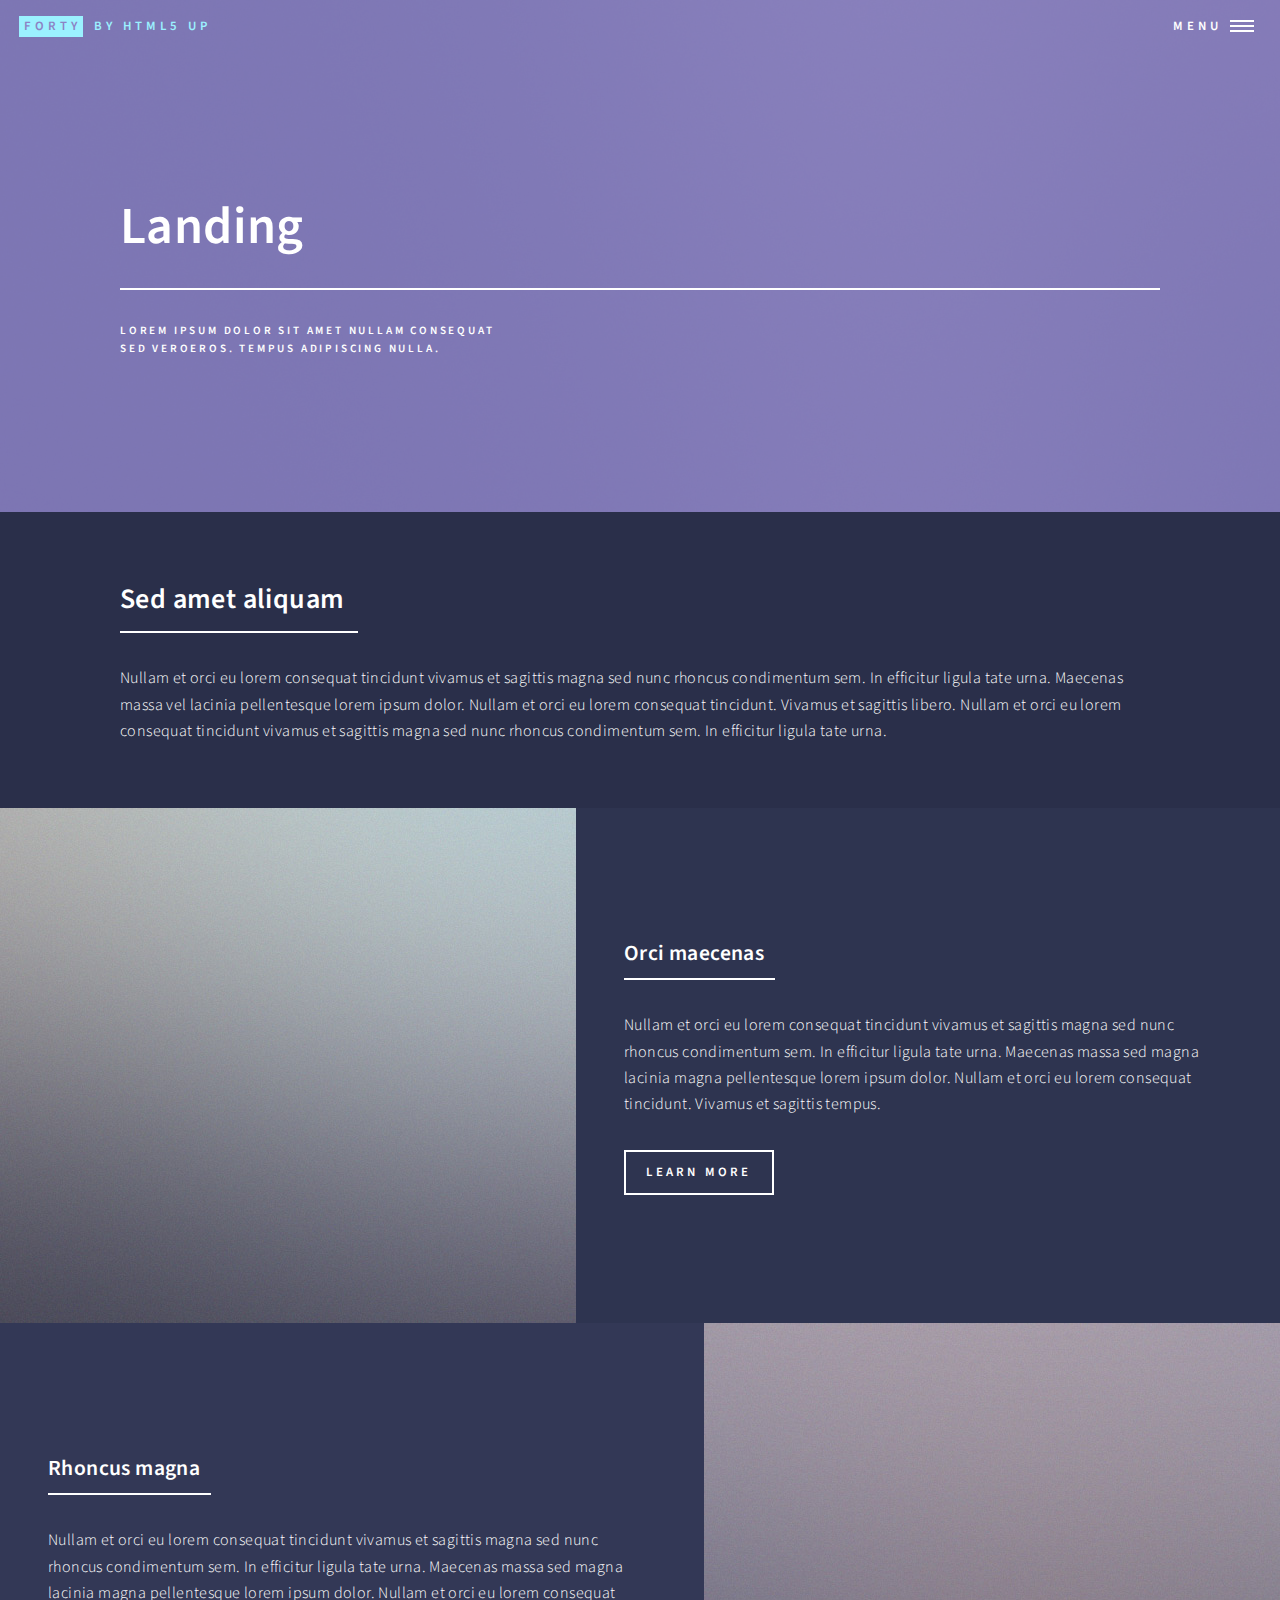
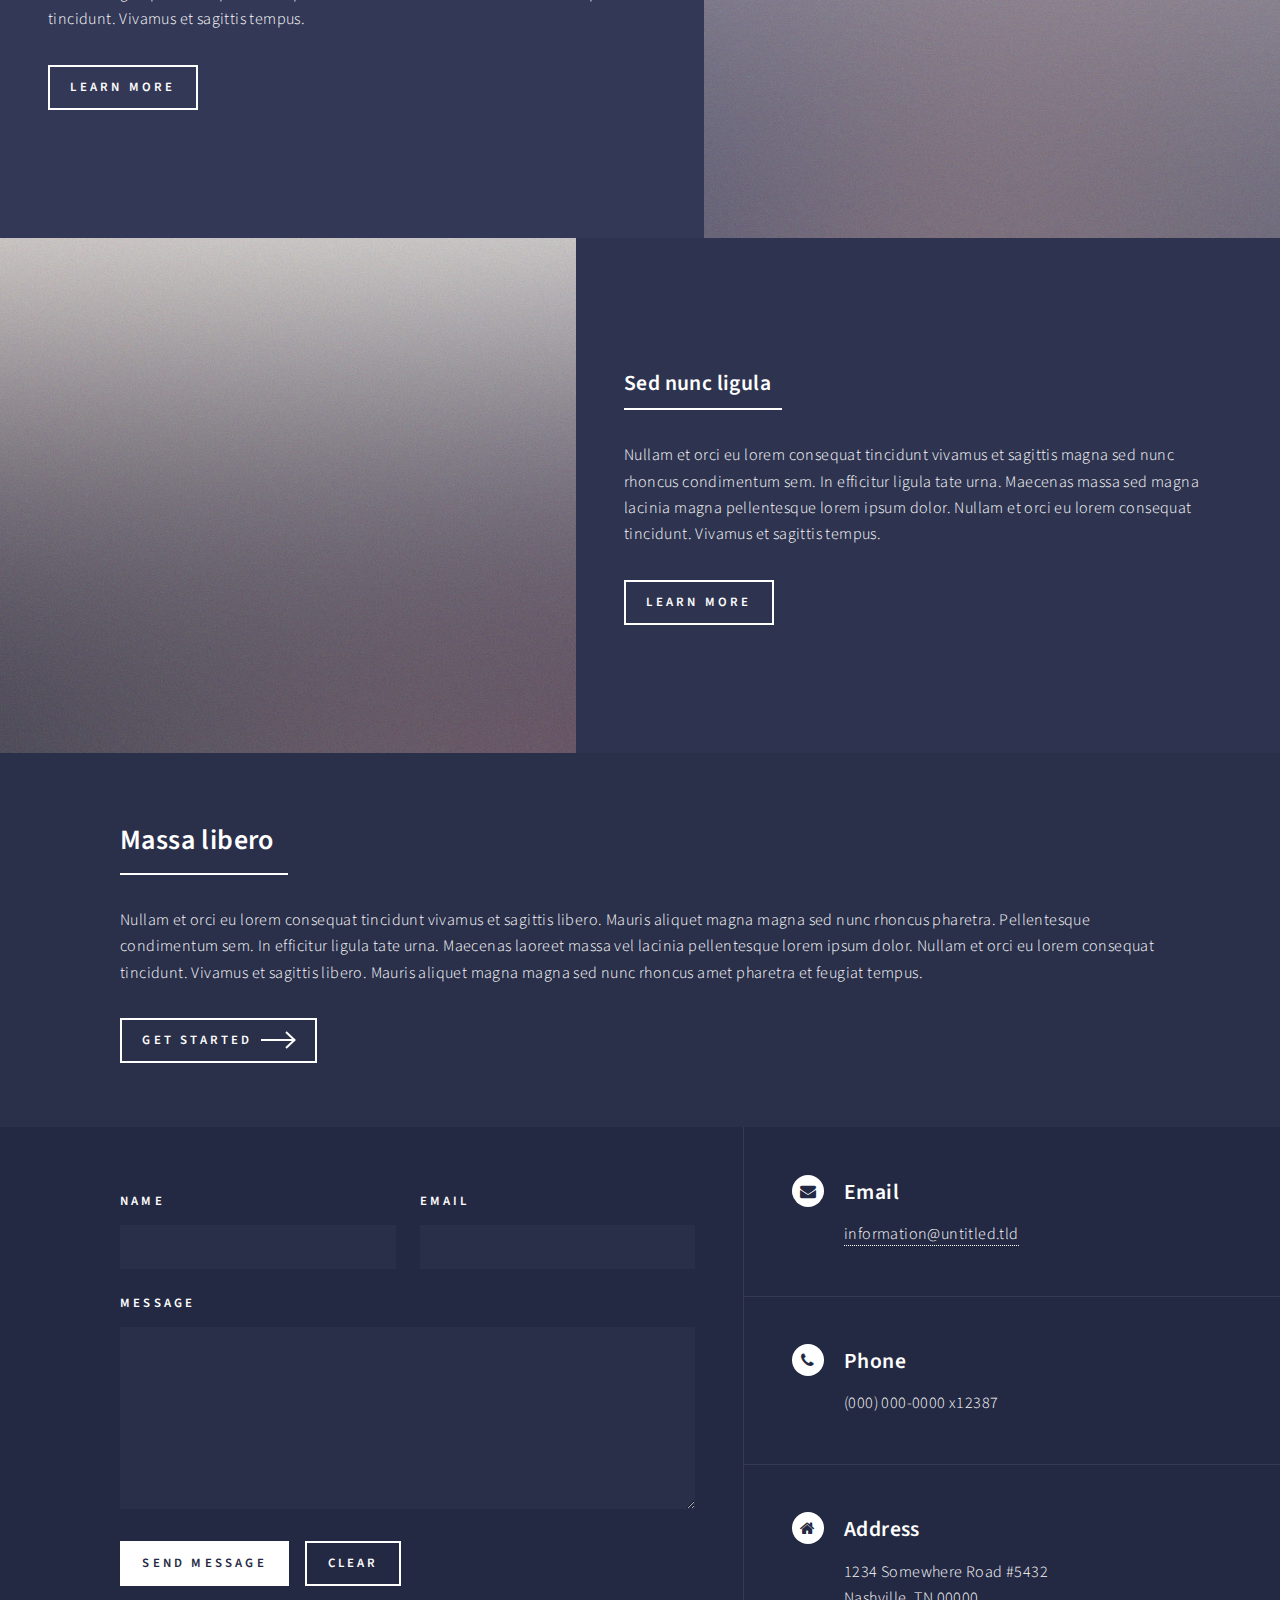
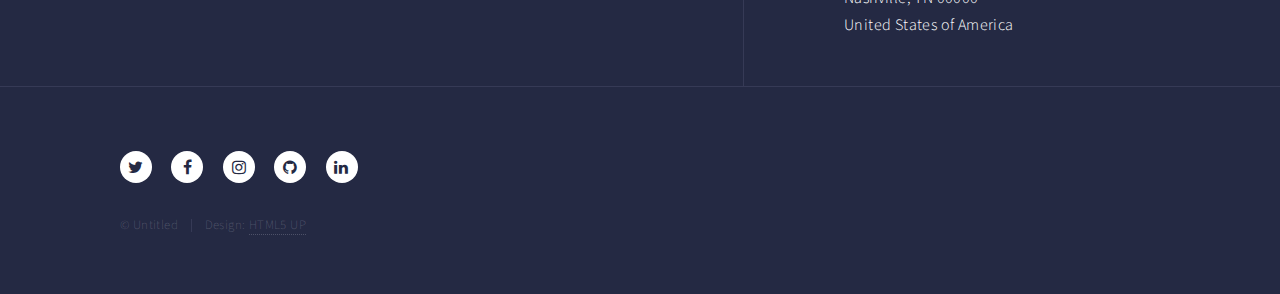
<file: landing.html>
<!DOCTYPE HTML>
<!--
	Forty by HTML5 UP
	html5up.net | @ajlkn
	Free for personal and commercial use under the CCA 3.0 license (html5up.net/license)
-->
<html>
	<head>
		<title>Landing - Forty by HTML5 UP</title>
		<meta charset="utf-8" />
		<meta name="viewport" content="width=device-width, initial-scale=1, user-scalable=no" />
		<link rel="stylesheet" href="assets/css/main.css" />
		<noscript><link rel="stylesheet" href="assets/css/noscript.css" /></noscript>
	</head>
	<body class="is-preload">

		<!-- Wrapper -->
			<div id="wrapper">

				<!-- Header -->
				<!-- Note: The "styleN" class below should match that of the banner element. -->
					<header id="header" class="alt style2">
						<a href="index.html" class="logo"><strong>Forty</strong> <span>by HTML5 UP</span></a>
						<nav>
							<a href="#menu">Menu</a>
						</nav>
					</header>

				<!-- Menu -->
					<nav id="menu">
						<ul class="links">
							<li><a href="index.html">Home</a></li>
							<li><a href="landing.html">Landing</a></li>
							<li><a href="generic.html">Generic</a></li>
							<li><a href="elements.html">Elements</a></li>
						</ul>
						<ul class="actions stacked">
							<li><a href="#" class="button primary fit">Get Started</a></li>
							<li><a href="#" class="button fit">Log In</a></li>
						</ul>
					</nav>

				<!-- Banner -->
				<!-- Note: The "styleN" class below should match that of the header element. -->
					<section id="banner" class="style2">
						<div class="inner">
							<span class="image">
								<img src="images/pic07.jpg" alt="" />
							</span>
							<header class="major">
								<h1>Landing</h1>
							</header>
							<div class="content">
								<p>Lorem ipsum dolor sit amet nullam consequat<br />
								sed veroeros. tempus adipiscing nulla.</p>
							</div>
						</div>
					</section>

				<!-- Main -->
					<div id="main">

						<!-- One -->
							<section id="one">
								<div class="inner">
									<header class="major">
										<h2>Sed amet aliquam</h2>
									</header>
									<p>Nullam et orci eu lorem consequat tincidunt vivamus et sagittis magna sed nunc rhoncus condimentum sem. In efficitur ligula tate urna. Maecenas massa vel lacinia pellentesque lorem ipsum dolor. Nullam et orci eu lorem consequat tincidunt. Vivamus et sagittis libero. Nullam et orci eu lorem consequat tincidunt vivamus et sagittis magna sed nunc rhoncus condimentum sem. In efficitur ligula tate urna.</p>
								</div>
							</section>

						<!-- Two -->
							<section id="two" class="spotlights">
								<section>
									<a href="generic.html" class="image">
										<img src="images/pic08.jpg" alt="" data-position="center center" />
									</a>
									<div class="content">
										<div class="inner">
											<header class="major">
												<h3>Orci maecenas</h3>
											</header>
											<p>Nullam et orci eu lorem consequat tincidunt vivamus et sagittis magna sed nunc rhoncus condimentum sem. In efficitur ligula tate urna. Maecenas massa sed magna lacinia magna pellentesque lorem ipsum dolor. Nullam et orci eu lorem consequat tincidunt. Vivamus et sagittis tempus.</p>
											<ul class="actions">
												<li><a href="generic.html" class="button">Learn more</a></li>
											</ul>
										</div>
									</div>
								</section>
								<section>
									<a href="generic.html" class="image">
										<img src="images/pic09.jpg" alt="" data-position="top center" />
									</a>
									<div class="content">
										<div class="inner">
											<header class="major">
												<h3>Rhoncus magna</h3>
											</header>
											<p>Nullam et orci eu lorem consequat tincidunt vivamus et sagittis magna sed nunc rhoncus condimentum sem. In efficitur ligula tate urna. Maecenas massa sed magna lacinia magna pellentesque lorem ipsum dolor. Nullam et orci eu lorem consequat tincidunt. Vivamus et sagittis tempus.</p>
											<ul class="actions">
												<li><a href="generic.html" class="button">Learn more</a></li>
											</ul>
										</div>
									</div>
								</section>
								<section>
									<a href="generic.html" class="image">
										<img src="images/pic10.jpg" alt="" data-position="25% 25%" />
									</a>
									<div class="content">
										<div class="inner">
											<header class="major">
												<h3>Sed nunc ligula</h3>
											</header>
											<p>Nullam et orci eu lorem consequat tincidunt vivamus et sagittis magna sed nunc rhoncus condimentum sem. In efficitur ligula tate urna. Maecenas massa sed magna lacinia magna pellentesque lorem ipsum dolor. Nullam et orci eu lorem consequat tincidunt. Vivamus et sagittis tempus.</p>
											<ul class="actions">
												<li><a href="generic.html" class="button">Learn more</a></li>
											</ul>
										</div>
									</div>
								</section>
							</section>

						<!-- Three -->
							<section id="three">
								<div class="inner">
									<header class="major">
										<h2>Massa libero</h2>
									</header>
									<p>Nullam et orci eu lorem consequat tincidunt vivamus et sagittis libero. Mauris aliquet magna magna sed nunc rhoncus pharetra. Pellentesque condimentum sem. In efficitur ligula tate urna. Maecenas laoreet massa vel lacinia pellentesque lorem ipsum dolor. Nullam et orci eu lorem consequat tincidunt. Vivamus et sagittis libero. Mauris aliquet magna magna sed nunc rhoncus amet pharetra et feugiat tempus.</p>
									<ul class="actions">
										<li><a href="generic.html" class="button next">Get Started</a></li>
									</ul>
								</div>
							</section>

					</div>

				<!-- Contact -->
					<section id="contact">
						<div class="inner">
							<section>
								<form method="post" action="#">
									<div class="fields">
										<div class="field half">
											<label for="name">Name</label>
											<input type="text" name="name" id="name" />
										</div>
										<div class="field half">
											<label for="email">Email</label>
											<input type="text" name="email" id="email" />
										</div>
										<div class="field">
											<label for="message">Message</label>
											<textarea name="message" id="message" rows="6"></textarea>
										</div>
									</div>
									<ul class="actions">
										<li><input type="submit" value="Send Message" class="primary" /></li>
										<li><input type="reset" value="Clear" /></li>
									</ul>
								</form>
							</section>
							<section class="split">
								<section>
									<div class="contact-method">
										<span class="icon alt fa-envelope"></span>
										<h3>Email</h3>
										<a href="#">information@untitled.tld</a>
									</div>
								</section>
								<section>
									<div class="contact-method">
										<span class="icon alt fa-phone"></span>
										<h3>Phone</h3>
										<span>(000) 000-0000 x12387</span>
									</div>
								</section>
								<section>
									<div class="contact-method">
										<span class="icon alt fa-home"></span>
										<h3>Address</h3>
										<span>1234 Somewhere Road #5432<br />
										Nashville, TN 00000<br />
										United States of America</span>
									</div>
								</section>
							</section>
						</div>
					</section>

				<!-- Footer -->
					<footer id="footer">
						<div class="inner">
							<ul class="icons">
								<li><a href="#" class="icon alt fa-twitter"><span class="label">Twitter</span></a></li>
								<li><a href="#" class="icon alt fa-facebook"><span class="label">Facebook</span></a></li>
								<li><a href="#" class="icon alt fa-instagram"><span class="label">Instagram</span></a></li>
								<li><a href="#" class="icon alt fa-github"><span class="label">GitHub</span></a></li>
								<li><a href="#" class="icon alt fa-linkedin"><span class="label">LinkedIn</span></a></li>
							</ul>
							<ul class="copyright">
								<li>&copy; Untitled</li><li>Design: <a href="https://html5up.net">HTML5 UP</a></li>
							</ul>
						</div>
					</footer>

			</div>

		<!-- Scripts -->
			<script src="assets/js/jquery.min.js"></script>
			<script src="assets/js/jquery.scrolly.min.js"></script>
			<script src="assets/js/jquery.scrollex.min.js"></script>
			<script src="assets/js/browser.min.js"></script>
			<script src="assets/js/breakpoints.min.js"></script>
			<script src="assets/js/util.js"></script>
			<script src="assets/js/main.js"></script>

	</body>
</html>
</file>
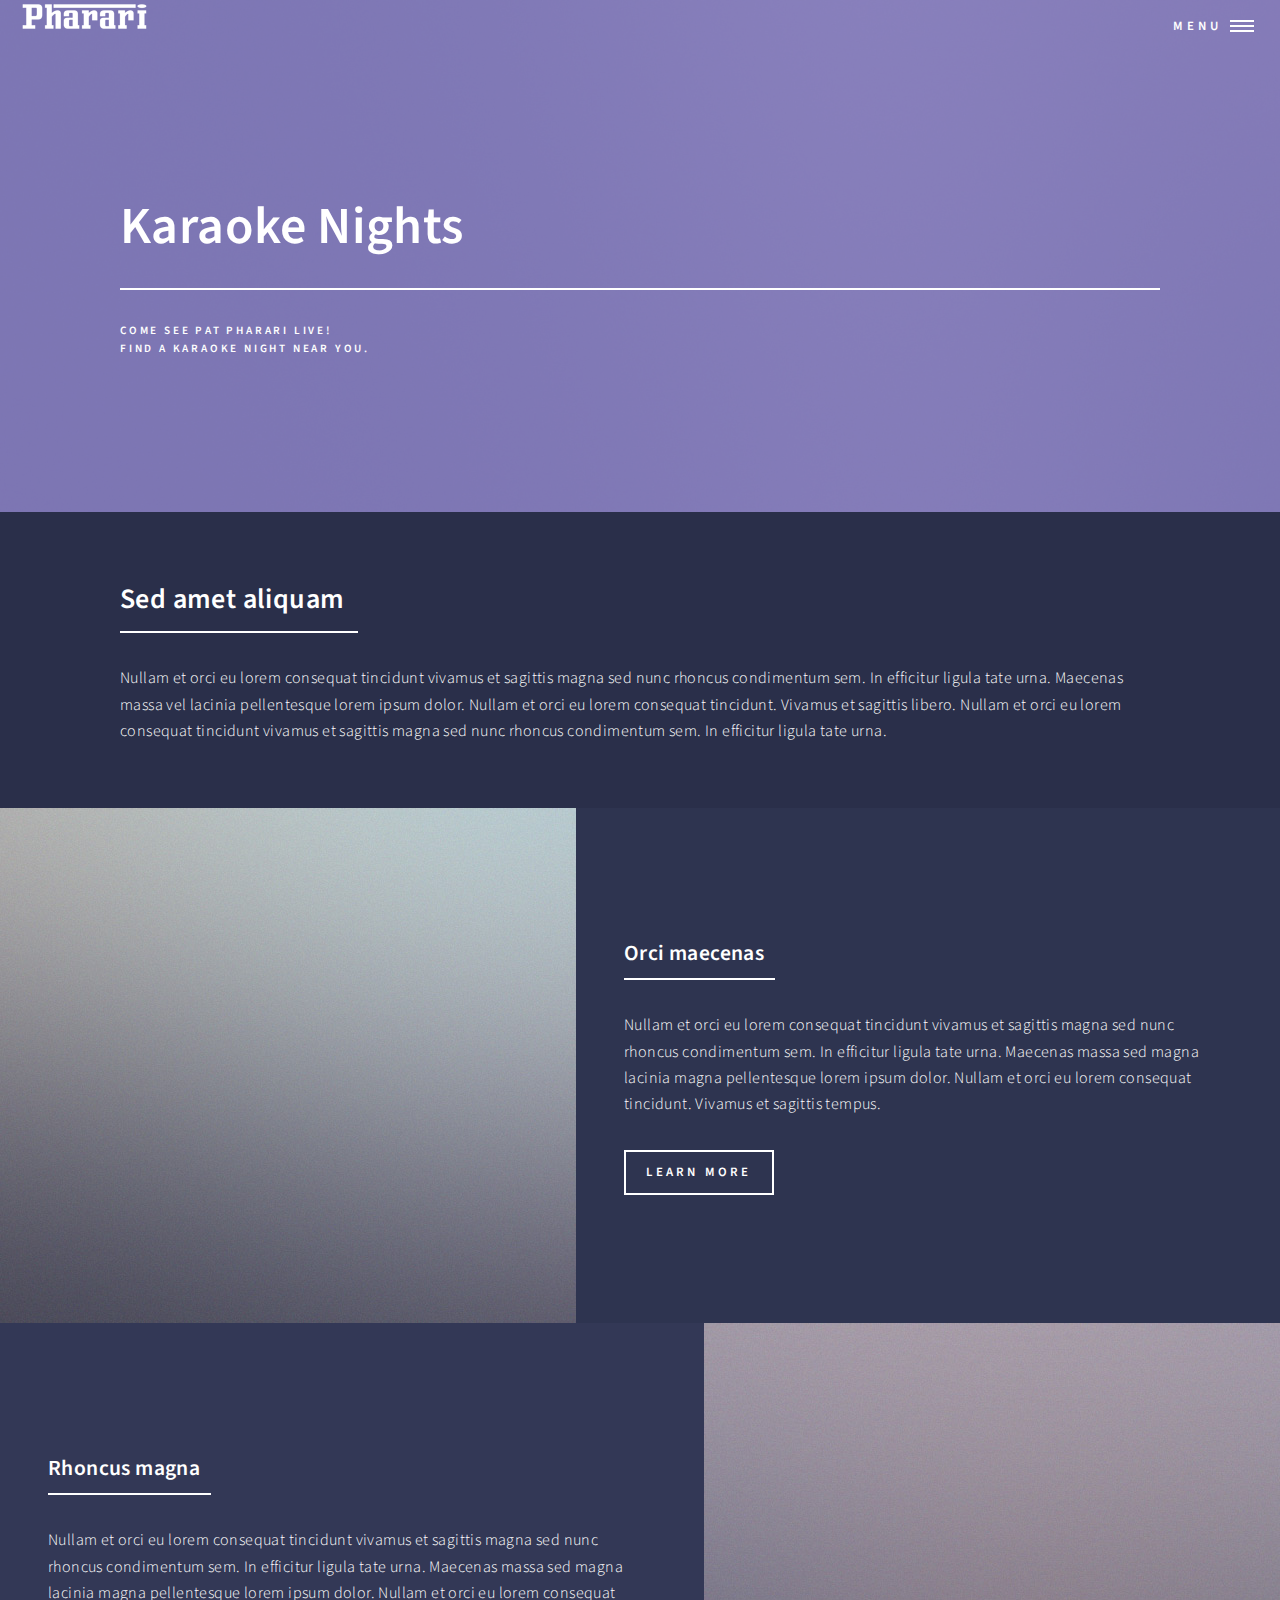
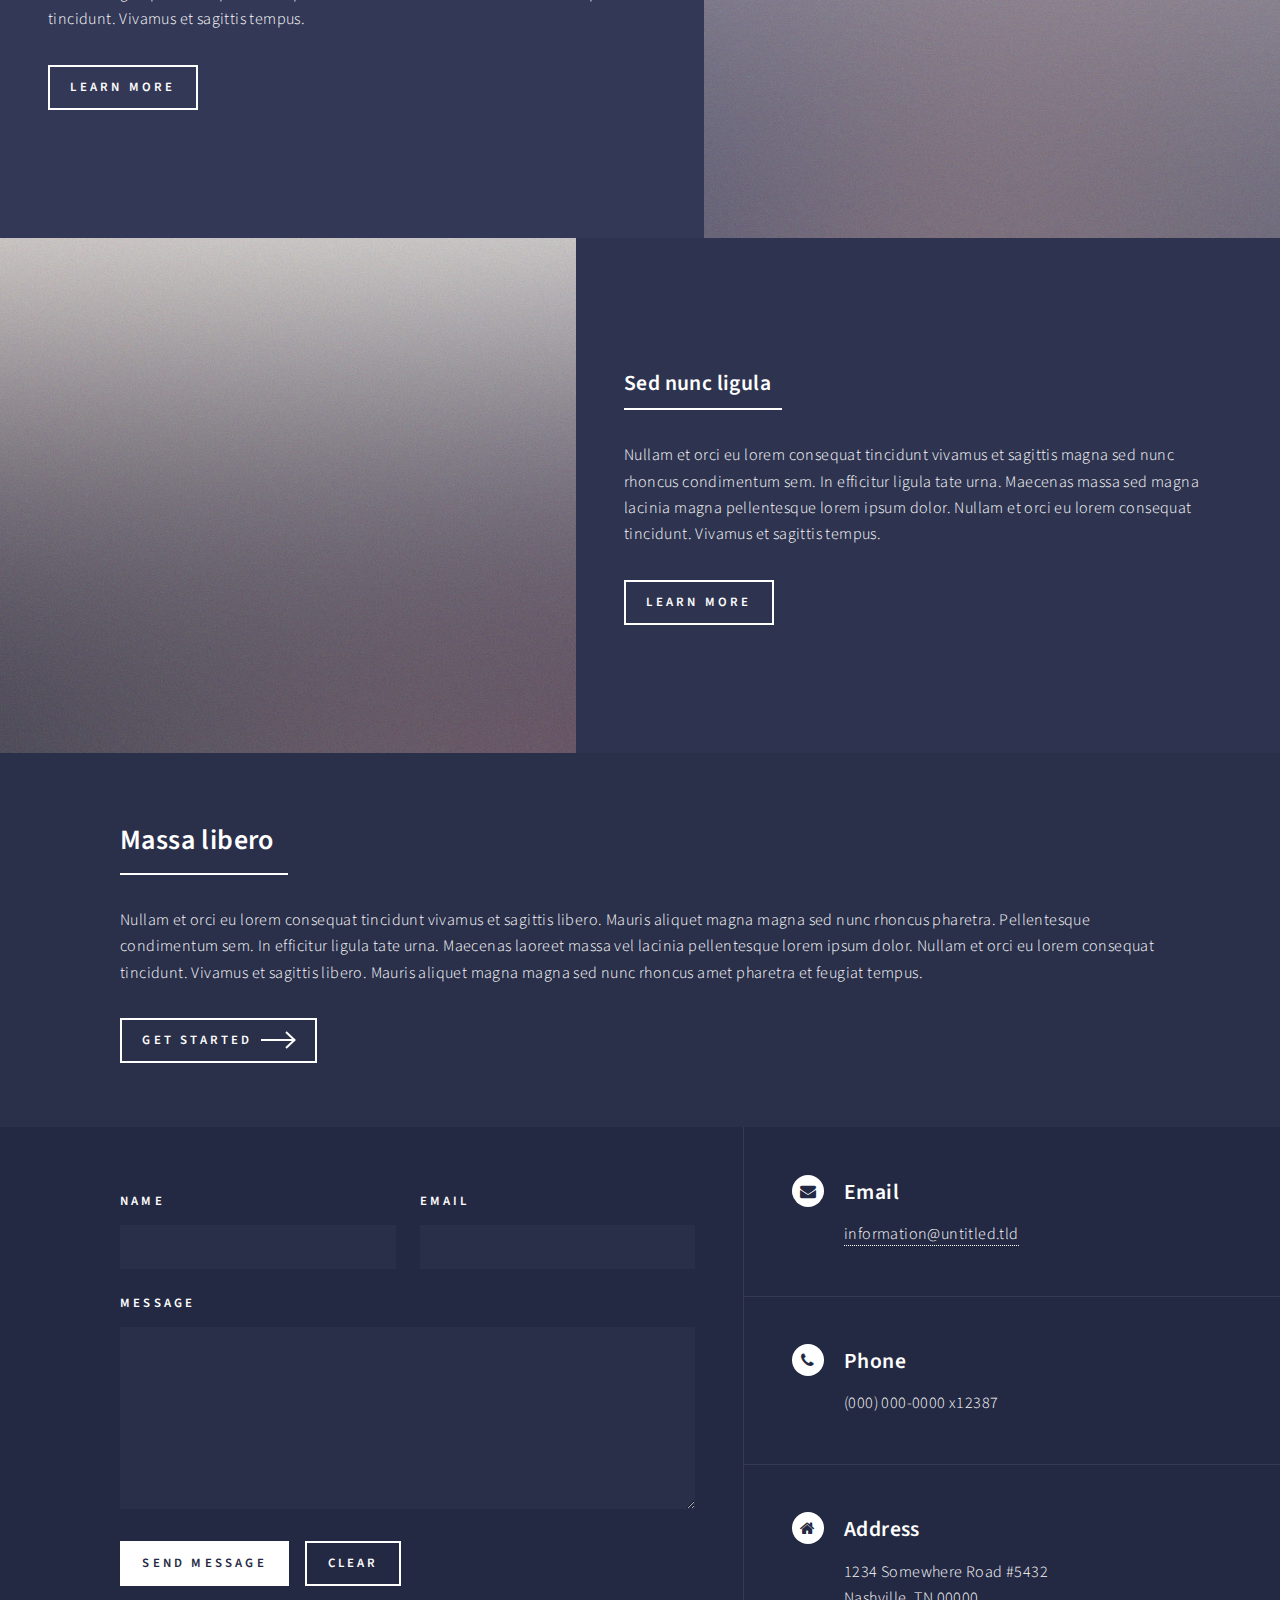
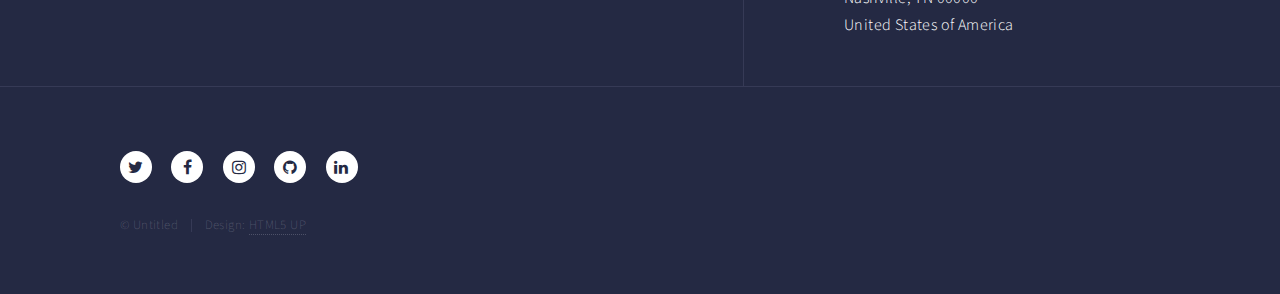
<file: live.html>
<!DOCTYPE HTML>
<!--
	Forty by HTML5 UP
	html5up.net | @ajlkn
	Free for personal and commercial use under the CCA 3.0 license (html5up.net/license)
-->
<html>
	<head>
		<title>PHARARI - Live</title>
		<meta http-equiv="Content-Language" content="en">
		<meta charset="utf-8" />
		<meta name="viewport" content="width=device-width, initial-scale=1, user-scalable=no" />
		<link rel="stylesheet" href="assets/css/main.css" />
		<noscript><link rel="stylesheet" href="assets/css/noscript.css" /></noscript>
	</head>
	<body class="is-preload">

		<!-- Wrapper -->
			<div id="wrapper">

				<!-- Header -->
				<!-- Note: The "styleN" class below should match that of the banner element. -->
					<header id="header" class="alt style2">
						<a href="index.html" class="logo"><img src="images/logo.png"
						<strong></strong> <span>&nbsp;</span></a>
						<nav>
							<a href="#menu">Menu</a>
						</nav>
					</header>

				<!-- Menu -->
					<nav id="menu">
						<ul class="links">
							<li><a href="index.html">Home</a></li>
							<li><a href="landing.html">Landing</a></li>
							<li><a href="generic.html">Generic</a></li>
							<li><a href="elements.html">Elements</a></li>
						</ul>
						<ul class="actions stacked">
							<li><a href="#" class="button primary fit">Get Started</a></li>
							<li><a href="#" class="button fit">Log In</a></li>
						</ul>
					</nav>

				<!-- Banner -->
				<!-- Note: The "styleN" class below should match that of the header element. -->
					<section id="banner" class="style2">
						<div class="inner">
							<span class="image">
								<img src="images/pic07.jpg" alt="" />
							</span>

							<header class="major">
								<h1>Karaoke Nights</h1>
							</header>
							<div class="content">
								<p>Come see Pat Pharari Live!<br />
								Find a karaoke night near you.</p>
							</div>
						</div>
					</section>

				<!-- Main -->
					<div id="main">

						<!-- One -->
							<section id="one">
								<div class="inner">
									<header class="major">
										<h2>Sed amet aliquam</h2>
									</header>
									<p>Nullam et orci eu lorem consequat tincidunt vivamus et sagittis magna sed nunc rhoncus condimentum sem. In efficitur ligula tate urna. Maecenas massa vel lacinia pellentesque lorem ipsum dolor. Nullam et orci eu lorem consequat tincidunt. Vivamus et sagittis libero. Nullam et orci eu lorem consequat tincidunt vivamus et sagittis magna sed nunc rhoncus condimentum sem. In efficitur ligula tate urna.</p>
								</div>
							</section>

						<!-- Two -->
							<section id="two" class="spotlights">
								<section>
									<a href="generic.html" class="image">
										<img src="images/pic08.jpg" alt="" data-position="center center" />
									</a>
									<div class="content">
										<div class="inner">
											<header class="major">
												<h3>Orci maecenas</h3>
											</header>
											<p>Nullam et orci eu lorem consequat tincidunt vivamus et sagittis magna sed nunc rhoncus condimentum sem. In efficitur ligula tate urna. Maecenas massa sed magna lacinia magna pellentesque lorem ipsum dolor. Nullam et orci eu lorem consequat tincidunt. Vivamus et sagittis tempus.</p>
											<ul class="actions">
												<li><a href="generic.html" class="button">Learn more</a></li>
											</ul>
										</div>
									</div>
								</section>
								<section>
									<a href="generic.html" class="image">
										<img src="images/pic09.jpg" alt="" data-position="top center" />
									</a>
									<div class="content">
										<div class="inner">
											<header class="major">
												<h3>Rhoncus magna</h3>
											</header>
											<p>Nullam et orci eu lorem consequat tincidunt vivamus et sagittis magna sed nunc rhoncus condimentum sem. In efficitur ligula tate urna. Maecenas massa sed magna lacinia magna pellentesque lorem ipsum dolor. Nullam et orci eu lorem consequat tincidunt. Vivamus et sagittis tempus.</p>
											<ul class="actions">
												<li><a href="generic.html" class="button">Learn more</a></li>
											</ul>
										</div>
									</div>
								</section>
								<section>
									<a href="generic.html" class="image">
										<img src="images/pic10.jpg" alt="" data-position="25% 25%" />
									</a>
									<div class="content">
										<div class="inner">
											<header class="major">
												<h3>Sed nunc ligula</h3>
											</header>
											<p>Nullam et orci eu lorem consequat tincidunt vivamus et sagittis magna sed nunc rhoncus condimentum sem. In efficitur ligula tate urna. Maecenas massa sed magna lacinia magna pellentesque lorem ipsum dolor. Nullam et orci eu lorem consequat tincidunt. Vivamus et sagittis tempus.</p>
											<ul class="actions">
												<li><a href="generic.html" class="button">Learn more</a></li>
											</ul>
										</div>
									</div>
								</section>
							</section>

						<!-- Three -->
							<section id="three">
								<div class="inner">
									<header class="major">
										<h2>Massa libero</h2>
									</header>
									<p>Nullam et orci eu lorem consequat tincidunt vivamus et sagittis libero. Mauris aliquet magna magna sed nunc rhoncus pharetra. Pellentesque condimentum sem. In efficitur ligula tate urna. Maecenas laoreet massa vel lacinia pellentesque lorem ipsum dolor. Nullam et orci eu lorem consequat tincidunt. Vivamus et sagittis libero. Mauris aliquet magna magna sed nunc rhoncus amet pharetra et feugiat tempus.</p>
									<ul class="actions">
										<li><a href="generic.html" class="button next">Get Started</a></li>
									</ul>
								</div>
							</section>

					</div>

				<!-- Contact -->
					<section id="contact">
						<div class="inner">
							<section>
								<form method="post" action="#">
									<div class="fields">
										<div class="field half">
											<label for="name">Name</label>
											<input type="text" name="name" id="name" />
										</div>
										<div class="field half">
											<label for="email">Email</label>
											<input type="text" name="email" id="email" />
										</div>
										<div class="field">
											<label for="message">Message</label>
											<textarea name="message" id="message" rows="6"></textarea>
										</div>
									</div>
									<ul class="actions">
										<li><input type="submit" value="Send Message" class="primary" /></li>
										<li><input type="reset" value="Clear" /></li>
									</ul>
								</form>
							</section>
							<section class="split">
								<section>
									<div class="contact-method">
										<span class="icon alt fa-envelope"></span>
										<h3>Email</h3>
										<a href="#">information@untitled.tld</a>
									</div>
								</section>
								<section>
									<div class="contact-method">
										<span class="icon alt fa-phone"></span>
										<h3>Phone</h3>
										<span>(000) 000-0000 x12387</span>
									</div>
								</section>
								<section>
									<div class="contact-method">
										<span class="icon alt fa-home"></span>
										<h3>Address</h3>
										<span>1234 Somewhere Road #5432<br />
										Nashville, TN 00000<br />
										United States of America</span>
									</div>
								</section>
							</section>
						</div>
					</section>

				<!-- Footer -->
					<footer id="footer">
						<div class="inner">
							<ul class="icons">
								<li><a href="#" class="icon alt fa-twitter"><span class="label">Twitter</span></a></li>
								<li><a href="#" class="icon alt fa-facebook"><span class="label">Facebook</span></a></li>
								<li><a href="#" class="icon alt fa-instagram"><span class="label">Instagram</span></a></li>
								<li><a href="#" class="icon alt fa-github"><span class="label">GitHub</span></a></li>
								<li><a href="#" class="icon alt fa-linkedin"><span class="label">LinkedIn</span></a></li>
							</ul>
							<ul class="copyright">
								<li>&copy; Untitled</li><li>Design: <a href="https://html5up.net">HTML5 UP</a></li>
							</ul>
						</div>
					</footer>

			</div>

		<!-- Scripts -->
			<script src="assets/js/jquery.min.js"></script>
			<script src="assets/js/jquery.scrolly.min.js"></script>
			<script src="assets/js/jquery.scrollex.min.js"></script>
			<script src="assets/js/browser.min.js"></script>
			<script src="assets/js/breakpoints.min.js"></script>
			<script src="assets/js/util.js"></script>
			<script src="assets/js/main.js"></script>

	</body>
</html>
</file>
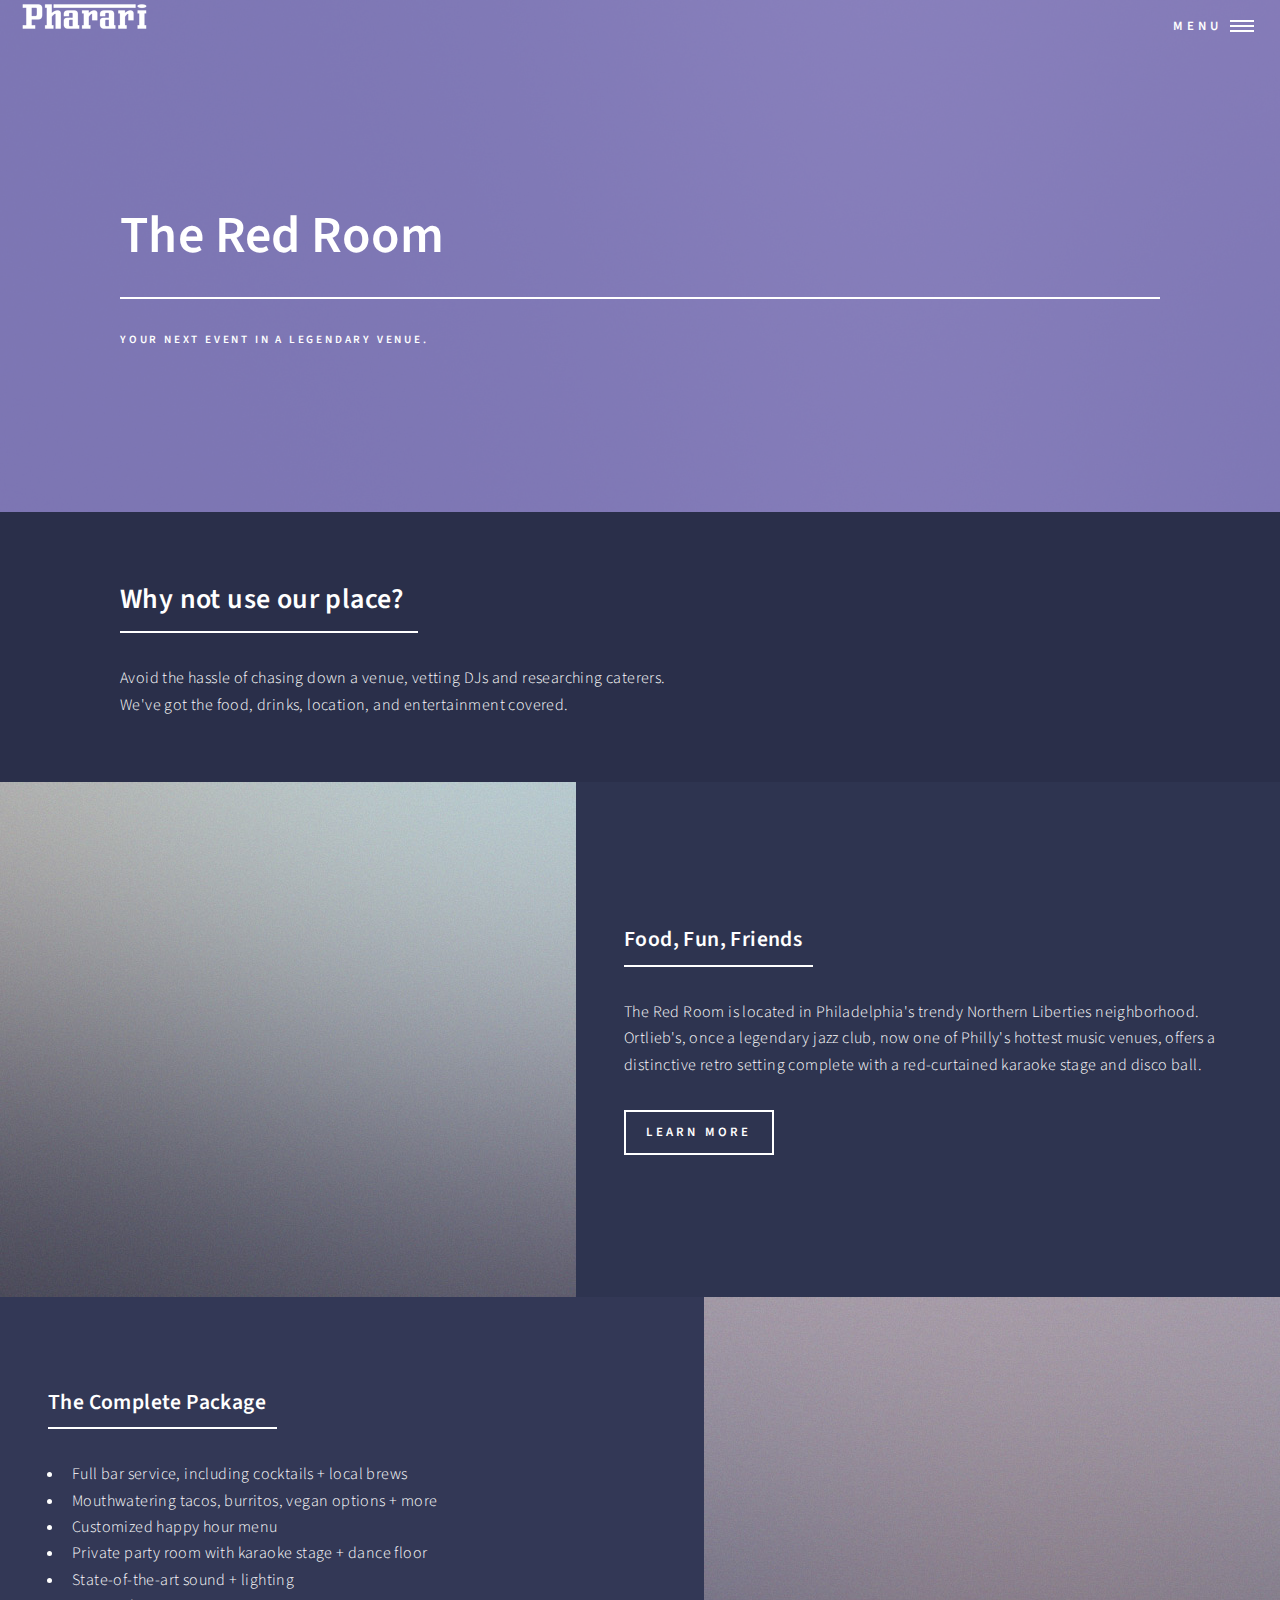
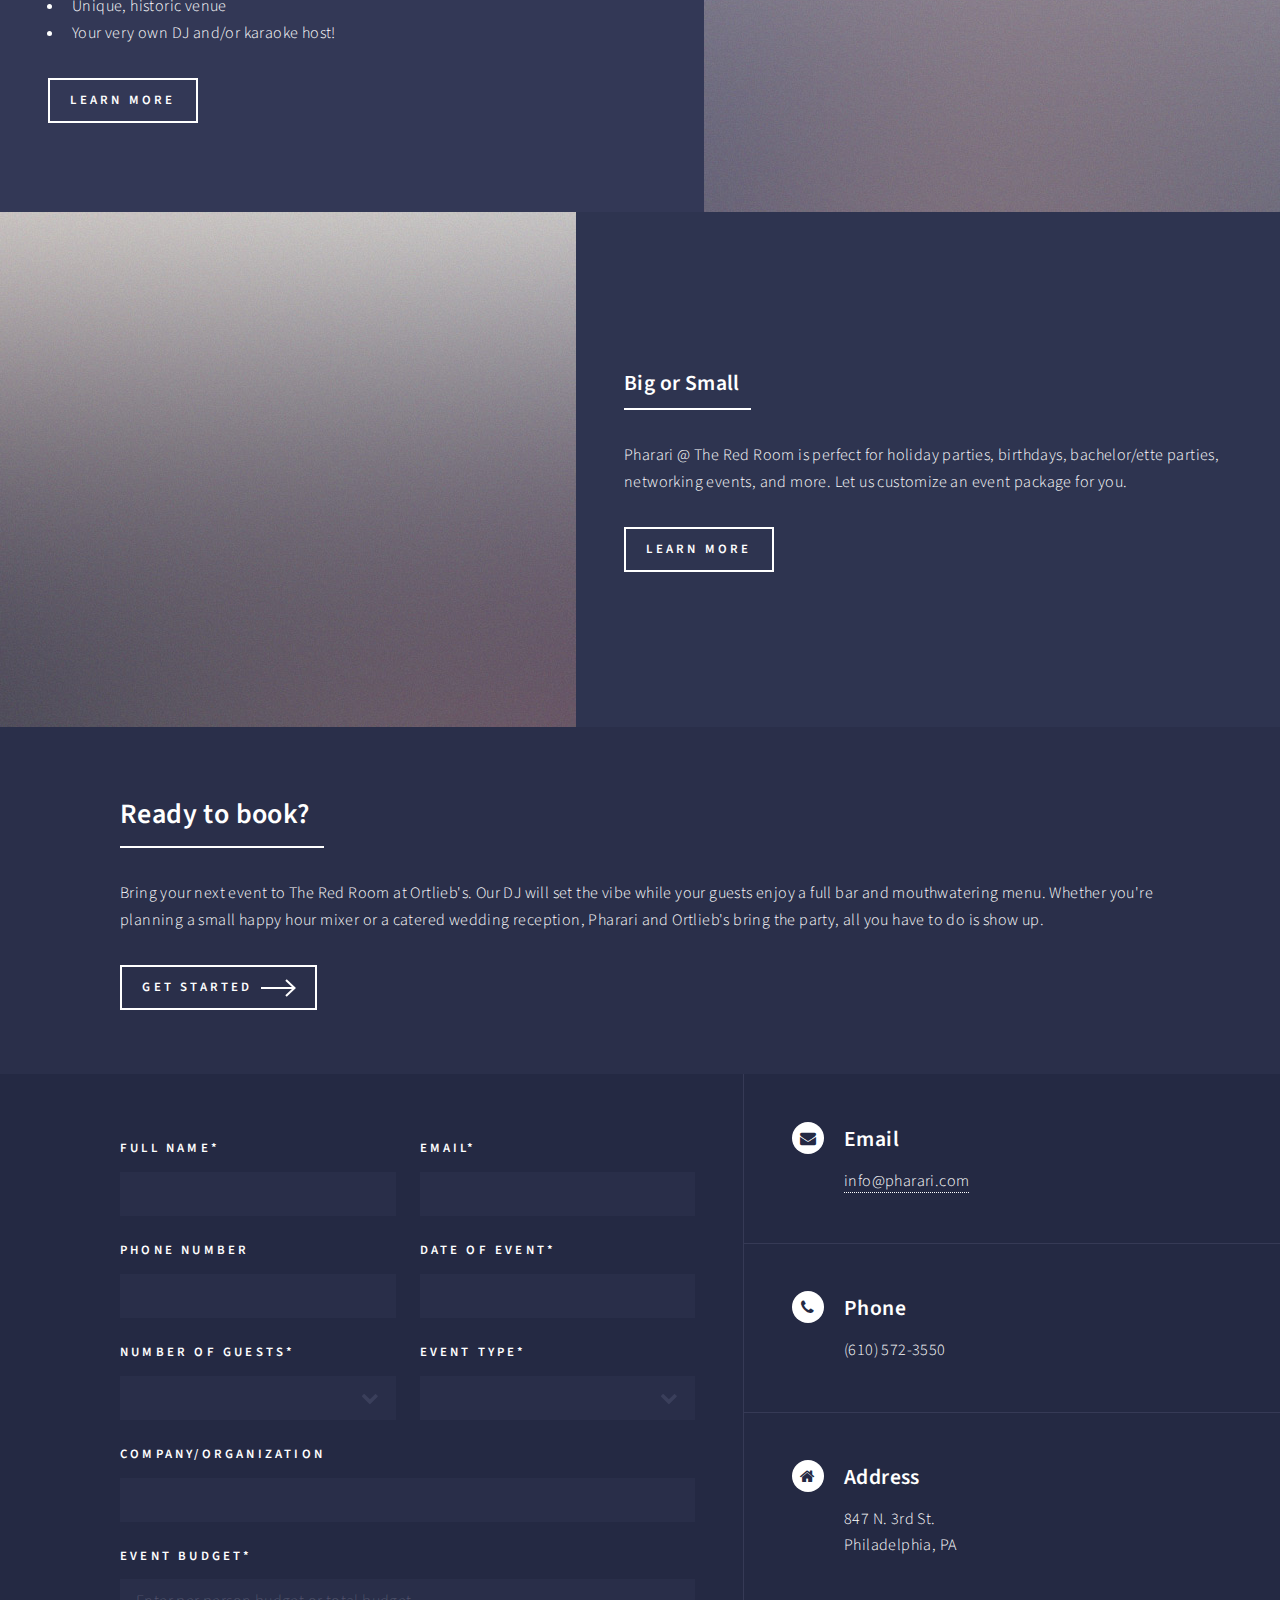
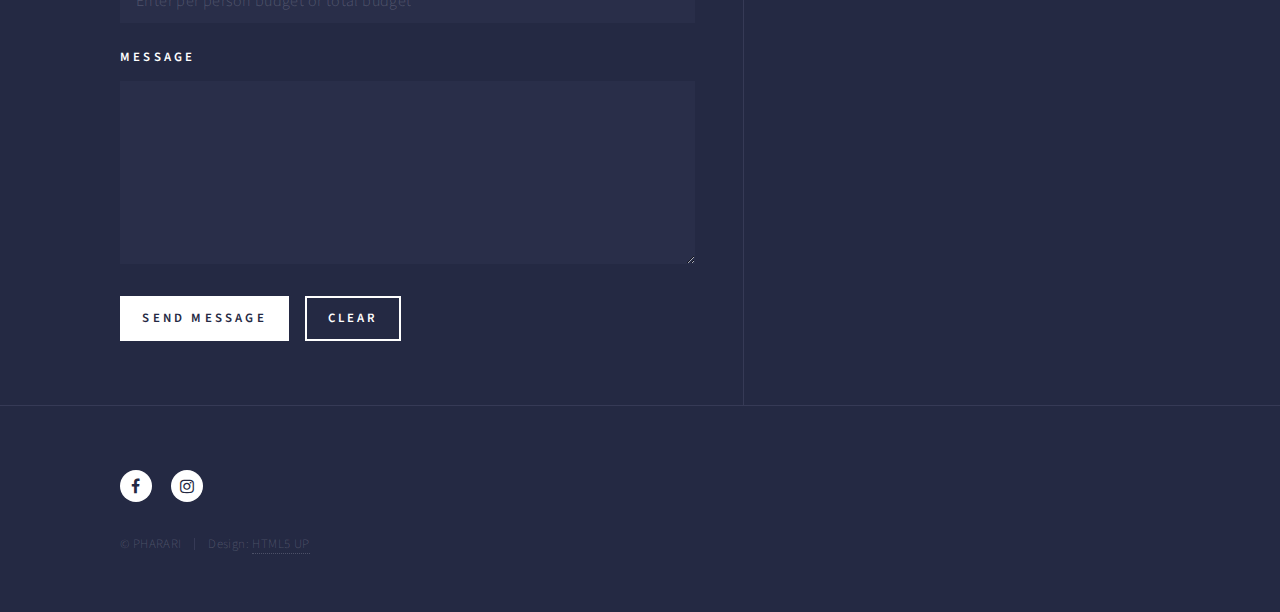
<file: ortliebs - Copy.html>
<!DOCTYPE HTML>
<!--
	Forty by HTML5 UP
	html5up.net | @ajlkn
	Free for personal and commercial use under the CCA 3.0 license (html5up.net/license)
-->
<html>
	<head>
		<title>PHARARI Karaoke - Pharari @ The Red Room</title>
		<meta charset="utf-8" />
		<meta name="viewport" content="width=device-width, initial-scale=1, user-scalable=no" />
		<link rel="stylesheet" href="assets/css/main.css" />
		<noscript><link rel="stylesheet" href="assets/css/noscript.css" /></noscript>
	</head>
	<body class="is-preload">

		<!-- Wrapper -->
			<div id="wrapper">

				<!-- Header -->
				<!-- Note: The "styleN" class below should match that of the banner element. -->
					<header id="header" class="alt style2">
						<a href="index.html" class="logo">
						<img src="images/logo.png"
						</a>
						<nav>
							<a href="#menu">Menu</a>
						</nav>
					</header>

				<!-- Menu -->
					<nav id="menu">
						<ul class="links">
							<li><a href="index.html">Home</a></li>
							<li><a href="landing.html">Landing</a></li>
							<li><a href="generic.html">Generic</a></li>
							<li><a href="elements.html">Elements</a></li>
						</ul>
						<ul class="actions stacked">
							<li><a href="#" class="button primary fit">Get Started</a></li>
							<li><a href="#" class="button fit">Log In</a></li>
						</ul>
					</nav>

				<!-- Banner -->
				<!-- Note: The "styleN" class below should match that of the header element. -->
					<section id="banner" class="style2">
						<div class="inner">
							<span class="image">
								<img src="images/pic07.jpg" alt="" />
							</span>
							<header class="major">
								<h1>The Red Room</h1>
							</header>
							<div class="content">
								<p>Your next event in a legendary venue.<b></b>
								</p>
							</div>
						</div>
					</section>

				<!-- Main -->
					<div id="main">

						<!-- One -->
							<section id="one">
								<div class="inner">
									<header class="major">
										<h2>Why not use our place?</h2>
									</header>
									<p>Avoid the hassle of chasing down a venue, vetting DJs and researching caterers.<br>
We've got the food, drinks, location, and entertainment covered.
</p>
								</div>
							</section>

						<!-- Two -->
							<section id="two" class="spotlights">
								<section>
									<a href="generic.html" class="image">
										<img src="images/pic08.jpg" alt="" data-position="center center" />
									</a>
									<div class="content">
										<div class="inner">
											<header class="major">
												<h3>Food, Fun, Friends</h3>
											</header>
											<p>The Red Room is located in Philadelphia's trendy Northern Liberties neighborhood. Ortlieb's, once a legendary jazz club, now one of Philly's hottest music venues, offers a distinctive retro setting complete with a red-curtained karaoke stage and disco ball.
</p>
											<ul class="actions">
												<li><a href="generic.html" class="button">Learn more</a></li>
											</ul>
										</div>
									</div>
								</section>
								<section>
									<a href="generic.html" class="image">
										<img src="images/pic09.jpg" alt="" data-position="top center" />
									</a>
									<div class="content">
										<div class="inner">
											<header class="major">
												<h3>The Complete Package</h3>
											</header>
											<p>
<ul>
<li>Full bar service, including cocktails + local brews</li>
<li>Mouthwatering tacos, burritos, vegan options + more</li>
<li>Customized happy hour menu</li>
<li>Private party room with karaoke stage + dance floor</li>
<li>State-of-the-art sound + lighting</li>
<li>Unique, historic venue</li>
<li>Your very own DJ and/or karaoke host!</li>
</ul>
</p>
											<ul class="actions">
												<li><a href="generic.html" class="button">Learn more</a></li>
											</ul>
										</div>
									</div>
								</section>
								<section>
									<a href="generic.html" class="image">
										<img src="images/pic10.jpg" alt="" data-position="25% 25%" />
									</a>
									<div class="content">
										<div class="inner">
											<header class="major">
												<h3>Big or Small</h3>
											</header>
											<p>Pharari @ The Red Room is perfect for holiday parties, birthdays, bachelor/ette parties, networking events, and more. Let us customize an event package for you. </p>
											<ul class="actions">
												<li><a href="generic.html" class="button">Learn more</a></li>
											</ul>
										</div>
									</div>
								</section>
							</section>

						<!-- Three -->
							<section id="three">
								<div class="inner">
									<header class="major">
										<h2>Ready to book?</h2>
									</header>
									<p>Bring your next event to The Red Room at Ortlieb's. Our DJ will set the vibe while your guests enjoy a full bar and mouthwatering menu. Whether you're planning a small happy hour mixer or a catered wedding reception, Pharari and Ortlieb's bring the party, all you have to do is show up.</p>
									<ul class="actions">
										<li><a href="generic.html" class="button next">Get Started</a></li>
									</ul>
								</div>
							</section>

					</div>
<!-- Contact -->
					<section id="contact">
						<div class="inner">
							<section>
								<form method="post" action="https://formspree.io/patpharari@gmail.com">
									<div class="fields">
										<div class="field half">
											<label for="name">Full Name*</label>
											<input type="text" name="name" id="name" required>
										</div>
										<div class="field half">
											<label for="email">Email*</label>
											<input type="text" name="email" id="email" required>
										</div>
											<div class="field half">
											<label for="phone">Phone Number</label>
											<input type="text" name="phone" id="phone" />
										</div>
											<div class="field half">
											<label for="date">Date of Event*</label>
											<input type="text" name="date" id="date" required>
										</div>
										<div class="field half">
											<label for="partysize">Number of Guests*</label>
											  <select name="partysize" id="partysize" required>
																<option value="#">&nbsp;</option>
   															<option value="10-24">10-24</option>
   															<option value="25-49">25-49</option>
   															<option value="50-100">50-100</option>
   															<option value="100+">100+</option>
  											</select>
										</div>
										<div class="field half">
											<label for="event_type">Event Type*</label>
											  <select name="event_type" id="event_type" required>
																<option value="#">&nbsp;</option>
   															<option value="Holiday Party">Holiday Party</option>
   															<option value="Birthday">Birthday</option>
																<option value="Corporate">Company Event</option>
   															<option value="Fundraiser">Fundraiser</option>
   															<option value="Other">Other</option>
  											</select>
										</div>
											<div class="field">
											<label for="company">Company/Organization</label>
											<input type="text" name="company" id="company" />
										</div>
										<div class="field">
											<label for="budget">Event Budget*</label>
											<input type="text" name="budget" id="budget" placeholder="Enter per person budget or total budget" required>
										</div>
										<div class="field">
											<label for="message">Message</label>
											<textarea name="message" id="message" rows="6"></textarea>
										</div>
									</div>
									<ul class="actions">
										<li><input type="submit" value="Send Message" class="primary" /></li>
										<li><input type="reset" value="Clear" /></li>
									</ul>
								</form>
							</section>
							<section class="split">
								<section>
									<div class="contact-method">
										<span class="icon alt fa-envelope"></span>
										<h3>Email</h3>
										<a href="mailto:info@pharari.com">info@pharari.com</a>
									</div>
								</section>
								<section>
									<div class="contact-method">
										<span class="icon alt fa-phone"></span>
										<h3>Phone</h3>
										<span>(610) 572-3550</span>
									</div>
								</section>
								<section>
									<div class="contact-method">
										<span class="icon alt fa-home"></span>
										<h3>Address</h3>
										<span>847 N. 3rd St.<br />
										Philadelphia, PA
										</span>
									</div>
								</section>
							</section>
						</div>
					</section>
<!-- Footer -->
					<footer id="footer">
						<div class="inner">
							<ul class="icons">
								<li><a href="https://www.facebook.com/thepatpharari" class="icon alt fa-facebook"><span class="label">Facebook</span></a></li>
								<li><a href="https://www.instagram.com/patpharari/" class="icon alt fa-instagram"><span 								class="label">Instagram</span></a></li>
							</ul>
							<ul class="copyright">
								<li>&copy; PHARARI</li><li>Design: <a href="https://html5up.net">HTML5 UP</a></li>
							</ul>
						</div>
					</footer>

			</div>


		<!-- Scripts -->
			<script src="assets/js/jquery.min.js"></script>
			<script src="assets/js/jquery.scrolly.min.js"></script>
			<script src="assets/js/jquery.scrollex.min.js"></script>
			<script src="assets/js/browser.min.js"></script>
			<script src="assets/js/breakpoints.min.js"></script>
			<script src="assets/js/util.js"></script>
			<script src="assets/js/main.js"></script>

	</body>
</html>
</file>
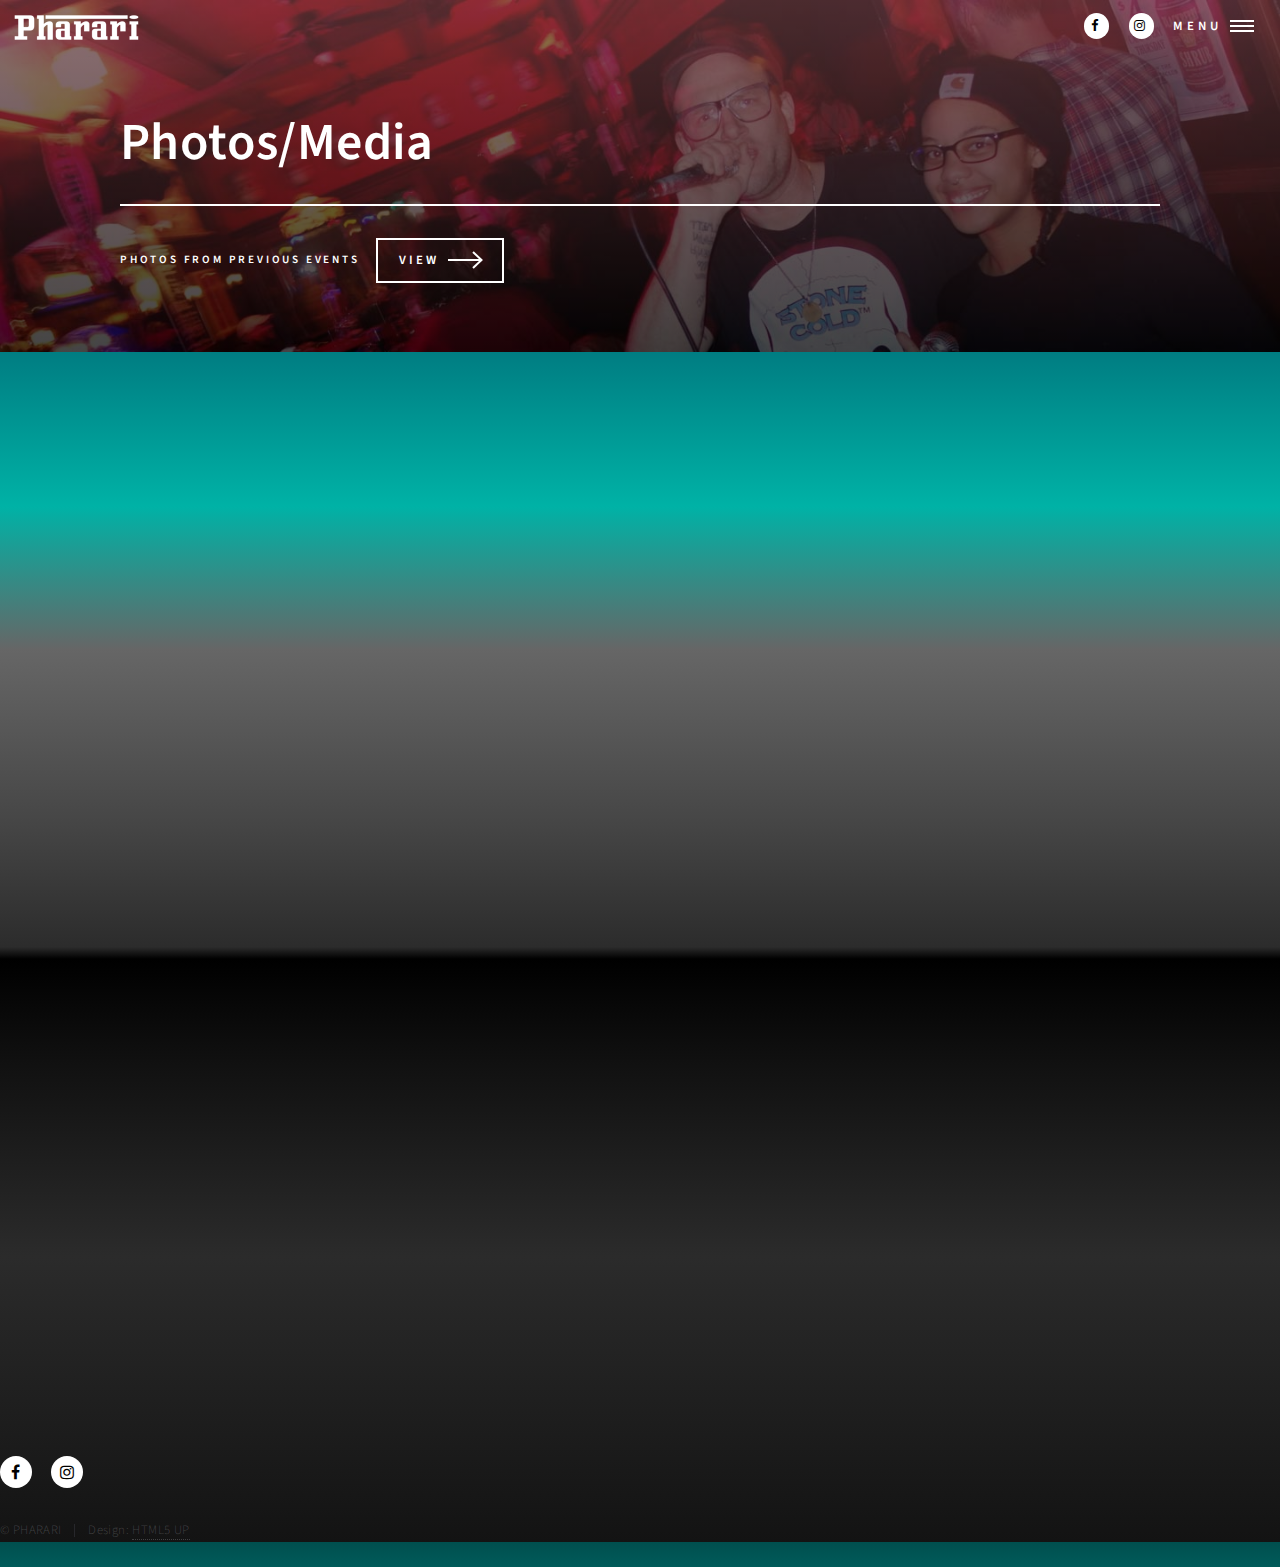
<file: photos.html>
<!DOCTYPE HTML>
<!--
	Forty by HTML5 UP
	html5up.net | @ajlkn
	Free for personal and commercial use under the CCA 3.0 license (html5up.net/license)
-->
<html>
	<head>
		<title>Pharari Karaoke - Photos/Media</title>
		<meta charset="utf-8" />
		<meta name="viewport" content="width=device-width, initial-scale=1, user-scalable=no" />
		<link rel="stylesheet" href="assets/css/mainBooking.css" />
		<noscript><link rel="stylesheet" href="assets/css/noscript.css" /></noscript>
		<!-- Global site tag (gtag.js) - Google Analytics -->
<script async src="https://www.googletagmanager.com/gtag/js?id=UA-35881110-2"></script>
<script>
  window.dataLayer = window.dataLayer || [];
  function gtag(){dataLayer.push(arguments);}
  gtag('js', new Date());

  gtag('config', 'UA-35881110-2');
</script>

	</head>
	<body class="is-preload">

		<!-- Wrapper -->
			<div id="wrapper">

				<!-- Header -->
				<!-- Note: The "styleN" class below should match that of the banner element. -->
					<header id="header" class="alt style2">
						<a href="index.html" class="logo">
						<img src="images/logo.png">
						</a>
						<nav>
						  <a href="https://www.facebook.com/thepatpharari" class="icon alt fa-facebook" target="new"><span class="label">Facebook</span></a>
							<a href="https://www.instagram.com/patpharari/" class="icon alt fa-instagram" target="new"><span class="label">Instagram</span></a>
							<a href="#menu">Menu</a>
						</nav>
					</header>

				<!-- Menu -->
					<nav id="menu">
						<ul class="links">
							<li><a href="index.html">Home</a></li>
							<li><a href="services.html">Our Services</a></li>
							<li><a href="booking.html">Booking</a></li>
							<li><a href="ortliebs.html">Our Venue</a></li>
							<li><a href="photos.html">Photos/Media</a></li>
						</ul>
						<ul class="actions stacked">
							<li><a href="booking.html" class="button primary fit">Contact Us</a></li>
							<!--<li><a href="#" class="button fit">Log In</a></li>-->
						</ul>
					</nav>

				<!-- Banner -->
				<!-- Note: The "styleN" class below should match that of the header element. -->
					<section id="banner" class="style2">
						<div class="inner">
							<span class="image">
								<img src="images/mixer.jpg" alt="" />
							</span>
							<header class="major">
								<h1>Photos/Media</h1>
							</header>
							<div class="content">
								<p>Photos from previous events<b></b>
								</p>
								<ul class="actions">
									<li><a href="#two" class="button next scrolly">View</a></li>
								</ul>
							</div>
						</div>
					</section>

				<!-- Main -->
					<div id="main">

						<!-- One -->
							<section id="one">
								<div class="inner">
								<iframe src="https://www.socialmediawall.io/wall/39570/" width="100%" height="1000"></iframe>
									<!--<header class="major">
										<h2>Pharari Karaoke makes every event - and every vocalist - shine.</h2>
									</header>
									<p>We can adapt to any venue or celebration, thanks to our experienced hosts. Our DJs are fun, energetic, and excited to work with you.
</p>-->
								</div>
							<!--</section>
							<section id="two">
							<div class="inner" id="two">
<iframe src="https://docs.google.com/forms/d/e/1FAIpQLSdUAq5iLN_CpEOlTncv9QHALy0ilImusHg0bY_53OLtwxW9Zg/viewform?embedded=true" width="100%" height="3000" frameborder="0" marginheight="0" marginwidth="0">Loading...</iframe>
						</div>
						</section>
						<!-- Two 
							<section id="two" class="spotlights">
								<section>
									<a href="generic.html" class="image">
										<img src="images/pic08.jpg" alt="" data-position="center center" />
									</a>
									<div class="content">
										<div class="inner">
											<header class="major">
												<h3>Food, Fun, Friends</h3>
											</header>
											<p>No event too is big or small. <br />
											From wireless iPad karaoke in your living room to destination weddings with 250+ guests, we tailor our services to your unique needs.
											</p>
											<ul class="actions">
												<li><a href="generic.html" class="button">Learn more</a></li>
											</ul>
										</div>
									</div>
								</section>
								<section>
									<a href="generic.html" class="image">
										<img src="images/pic09.jpg" alt="" data-position="top center" />
									</a>
									<div class="content">
										<div class="inner">
											<header class="major">
												<h3>The Complete Package</h3>
											</header>
											<p>Your guests will enjoy a selection of 30,000+ songs, wireless mics and professional sound, optional lighting effects, and an upbeat DJ providing continuous music. AutoTune and other vocal effects are available to make you sound like a star!
											</p>
											<ul class="actions">
												<li><a href="generic.html" class="button">Learn more</a></li>
											</ul>
										</div>
									</div>
								</section>
								<section>
									<a href="generic.html" class="image">
										<img src="images/pic10.jpg" alt="" data-position="25% 25%" />
									</a>
									<div class="content">
										<div class="inner">
											<header class="major">
												<h3>Big or Small</h3>
											</header>
											<p>We love what we do and take pride in creating personalized, memorable events that bring people together. Some of our favorites so far include:
<ul>
<li>A wedding celebration at Everybody Hits Batting Cages</li>
<li>A Halloween costume and karaoke contest</li>
<li>A surprise 50th birthday party (with guests ages 6 to 65!)</li>
<li>A holiday office party at a contemporary art gallery</li>
<li>...and many more!</li>
</ul></p>
											<ul class="actions">
												<li><a href="generic.html" class="button">Learn more</a></li>
											</ul>
										</div>
									</div>
								</section>
							</section>

						<!-- Three 
							<section id="three">
								<div class="inner">
									<header class="major">
										<h2>Make your next event unforgettable.</h2>
									</header>
									<p>Let Pharari Karaoke come to you, or use <a href="ortliebs.html">The Red Room</a> - our legendary venue inside a historic Philadelphia brewhouse.</p>
									<ul class="actions">
										<li><a href="generic.html" class="button next">Get a quote</a></li>
									</ul>
								</div>
							</section>

					</div>

	<!-- Contact 
					<section id="contact">
						<div class="inner">
							<section>
								<form method="post" action="https://formspree.io/patpharari@gmail.com">
									<div class="fields">
										<div class="field half">
											<label for="name">Full Name*</label>
											<input type="text" name="name" id="name" required>
										</div>
										<div class="field half">
											<label for="email">Email*</label>
											<input type="text" name="email" id="email" required>
										</div>
											<div class="field half">
											<label for="phone">Phone Number</label>
											<input type="text" name="phone" id="phone" />
										</div>
											<div class="field half">
											<label for="date">Date of Event*</label>
											<input type="text" name="date" id="date" required>
										</div>
										<div class="field half">
											<label for="partysize">Number of Guests*</label>
											  <select name="partysize" id="partysize" required>
																<option value="#">&nbsp;</option>
   															<option value="10-24">10-24</option>
   															<option value="25-49">25-49</option>
   															<option value="50-100">50-100</option>
   															<option value="100+">100+</option>
  											</select>
										</div>
										<div class="field half">
											<label for="event_type">Event Type*</label>
											  <select name="event_type" id="event_type" required>
																<option value="#">&nbsp;</option>
   															<option value="Holiday Party">Holiday Party</option>
   															<option value="Birthday">Birthday</option>
																<option value="Corporate">Company Event</option>
   															<option value="Fundraiser">Fundraiser</option>
   															<option value="Other">Other</option>
  											</select>
										</div>
											<div class="field">
											<label for="company">Company/Organization</label>
											<input type="text" name="company" id="company" />
										</div>
										<div class="field">
											<label for="budget">Event Budget*</label>
											<input type="text" name="budget" id="budget" placeholder="Enter per person budget or total budget" required>
										</div>
										<div class="field">
											<label for="message">Message</label>
											<textarea name="message" id="message" rows="6"></textarea>
										</div>
									</div>
									<ul class="actions">
										<li><input type="submit" value="Send Message" class="primary" /></li>
										<li><input type="reset" value="Clear" /></li>
									</ul>
								</form>
							</section>
							<section class="split">
								<section>
									<div class="contact-method">
										<span class="icon alt fa-envelope"></span>
										<h3>Email</h3>
										<a href="mailto:info@pharari.com">info@pharari.com</a>
									</div>
								</section>
								<section>
									<div class="contact-method">
										<span class="icon alt fa-phone"></span>
										<h3>Phone</h3>
										<span>(610) 572-3550</span>
									</div>
								</section>
								<section>
									<div class="contact-method">
										<span class="icon alt fa-home"></span>
										<h3>Address</h3>
										<span>847 N. 3rd St.<br />
										Philadelphia, PA
										</span>
									</div>
								</section>
							</section>
						</div>
					</section>
<!-- Footer -->
					<footer id="footer">
						<div class="inner">
							<ul class="icons">
								<li><a href="https://www.facebook.com/thepatpharari" class="icon alt fa-facebook"><span class="label">Facebook</span></a></li>
								<li><a href="https://www.instagram.com/patpharari/" class="icon alt fa-instagram"><span 								class="label">Instagram</span></a></li>
							</ul>
							<ul class="copyright">
								<li>&copy; PHARARI</li><li>Design: <a href="https://html5up.net">HTML5 UP</a></li>
							</ul>
						</div>
					</footer>

			</div>


		<!-- Scripts -->
			<script src="assets/js/jquery.min.js"></script>
			<script src="assets/js/jquery.scrolly.min.js"></script>
			<script src="assets/js/jquery.scrollex.min.js"></script>
			<script src="assets/js/browser.min.js"></script>
			<script src="assets/js/breakpoints.min.js"></script>
			<script src="assets/js/util.js"></script>
			<script src="assets/js/main.js"></script>

	</body>
</html>
</file>
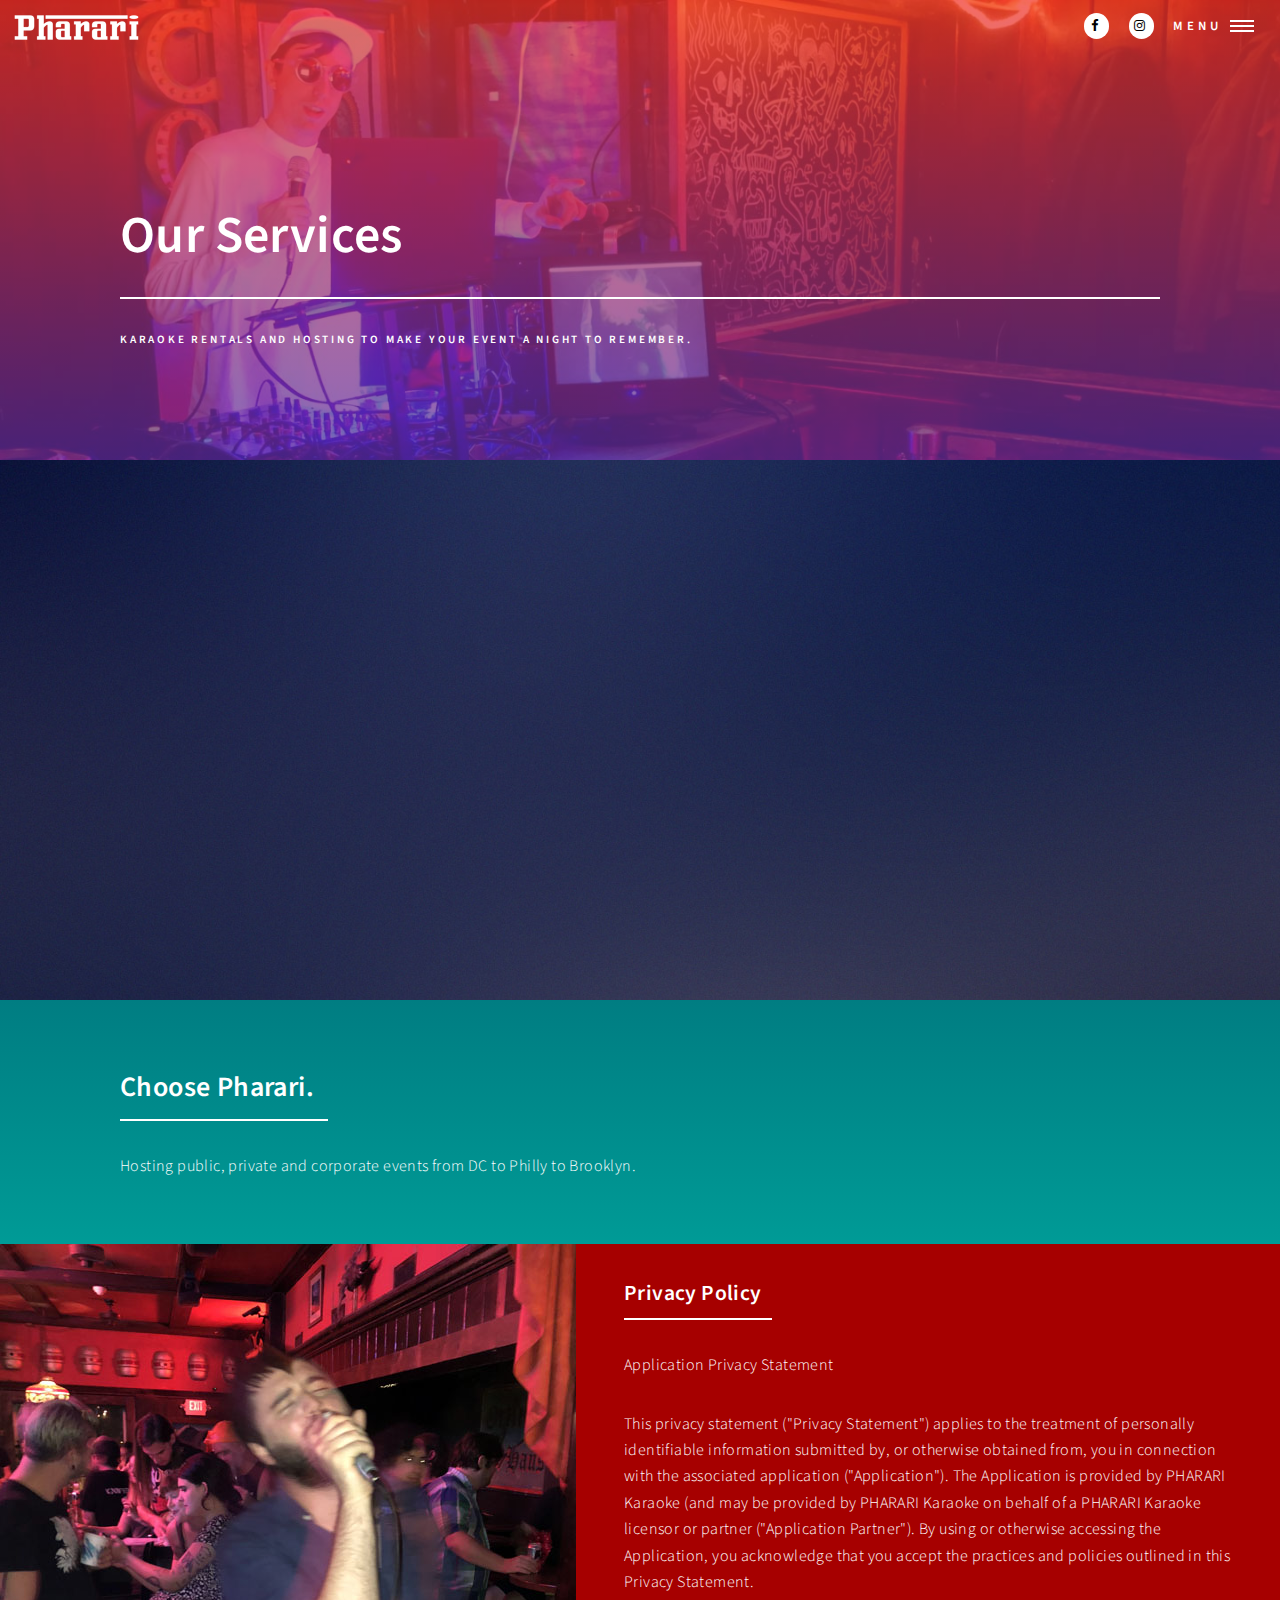
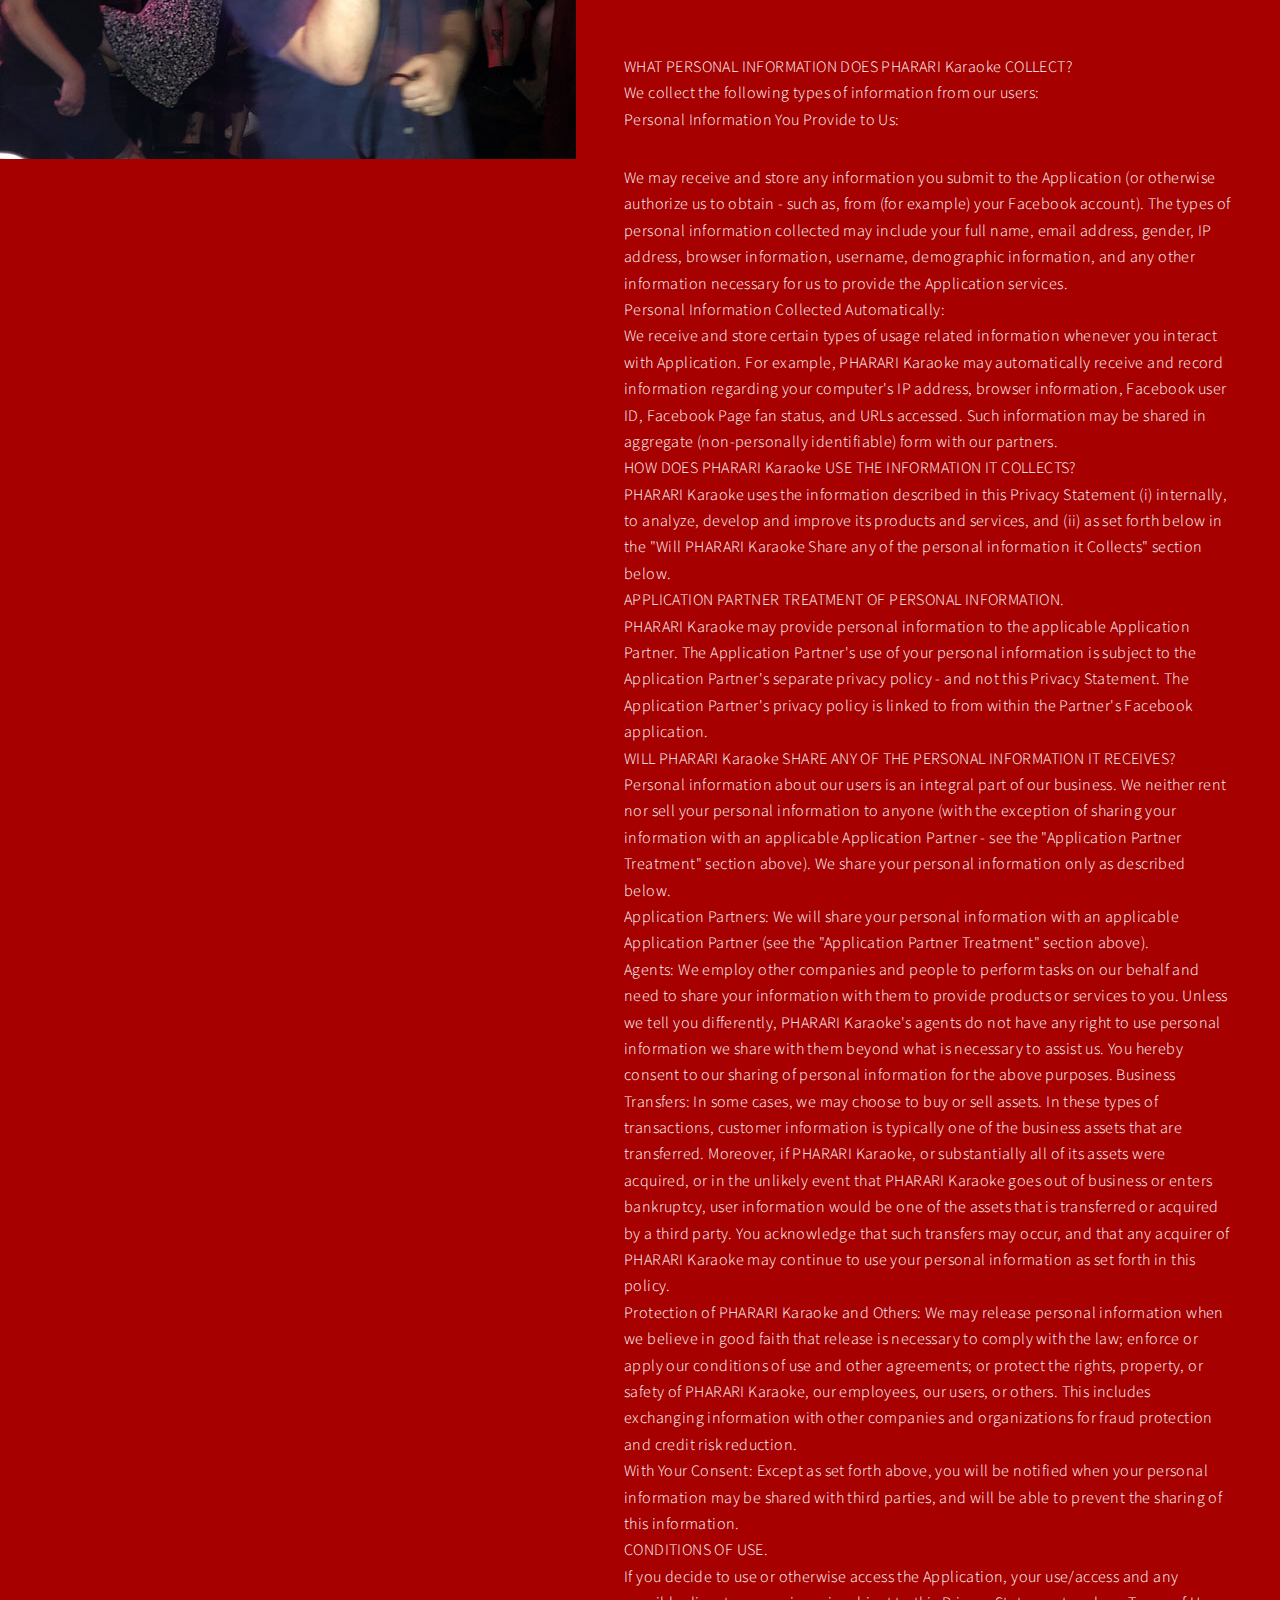
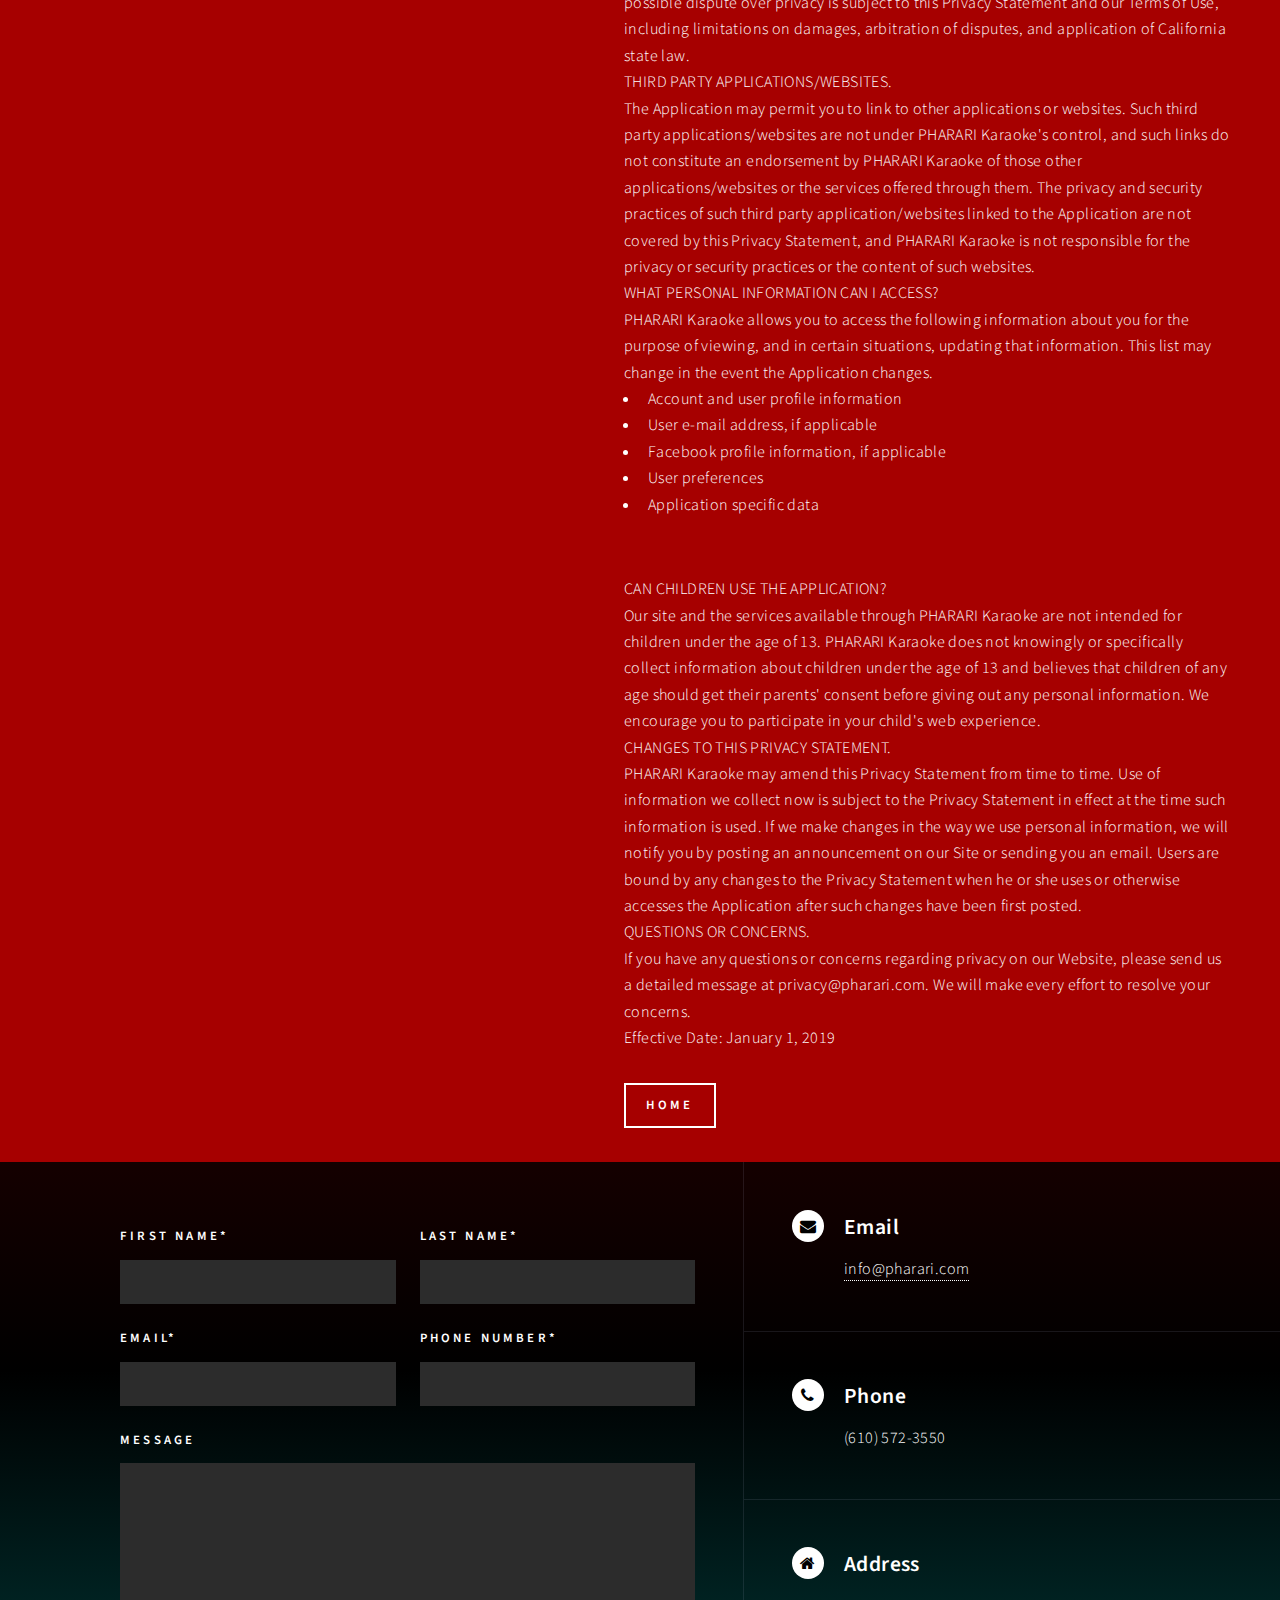
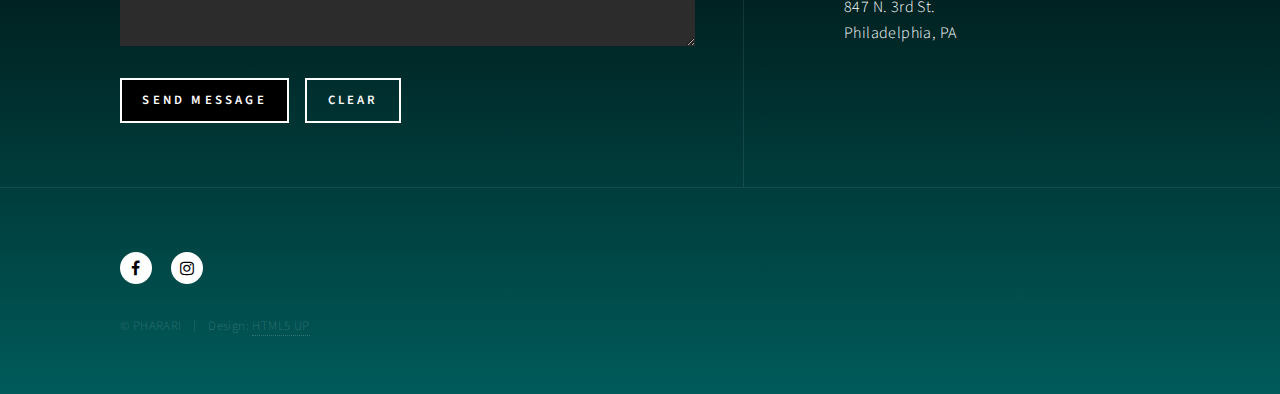
<file: privacy.html>
<!DOCTYPE HTML>
<!--
	Forty by HTML5 UP
	html5up.net | @ajlkn
	Free for personal and commercial use under the CCA 3.0 license (html5up.net/license)
-->
<html>
	<head>
				<!-- Global site tag (gtag.js) - Google Analytics -->
<script async src="https://www.googletagmanager.com/gtag/js?id=UA-35881110-2"></script>
<script>
  window.dataLayer = window.dataLayer || [];
  function gtag(){dataLayer.push(arguments);}
  gtag('js', new Date());

  gtag('config', 'UA-35881110-2');
</script>
		<title>Pharari Karaoke - Our Services</title>
		<meta charset="utf-8" />
		<meta name="viewport" content="width=device-width, initial-scale=1, user-scalable=no" />
		<meta name="description" content="Pharari Karaoke rentals and hosting. Proudly serving Philadelphia and beyond." />
		<meta name="keywords" content="karaoke philadelphia, karaoke rental philadelphia,karaoke host philadelphia, karaoke machine rentals" />
		
		<link rel="stylesheet" href="assets/css/services.css" />
		<noscript><link rel="stylesheet" href="assets/css/noscript.css" /></noscript>


	</head>
	<body class="is-preload">

		<!-- Wrapper -->
			<div id="wrapper">

				<!-- Header -->
				<!-- Note: The "styleN" class below should match that of the banner element. -->
					<header id="header" class="alt style2">
						<a href="index.html" class="logo">
						<img src="images/logo.png">
						</a>
						<nav>
							<a href="https://www.facebook.com/thepatpharari" class="icon alt fa-facebook" target="new"><span class="label">Facebook</span></a>
							<a href="https://www.instagram.com/patpharari/" class="icon alt fa-instagram" target="new"><span class="label">Instagram</span></a>				
							<a href="#menu">Menu</a>
						</nav>
					</header>

				<!-- Menu -->
					<nav id="menu">
						<ul class="links">
							<li><a href="index.html">Home</a></li>
							<li><a href="services.html">Our Services</a></li>
							<li><a href="booking.html">Booking</a></li>
							<li><a href="ortliebs.html">Our Venue</a></li>
							<li><a href="photos.html">Photos/Media</a></li>
						</ul>
						<ul class="actions stacked">
							<li><a href="#contact" class="button primary fit">Contact Us</a></li>
							<!--<li><a href="#" class="button fit">Log In</a></li>-->
						</ul>
					</nav>

				<!-- Banner -->
				<!-- Note: The "styleN" class below should match that of the header element. -->
					<section id="banner" class="style2">
						<div class="inner">
							<span class="image">
								<img src="images/live.jpg" alt="" />
							</span>
							<header class="major">
								<h1>Our Services</h1>
							</header>
							<div class="content">
								<p>Karaoke rentals and hosting to make your event a night to remember.<b></b>
								</p>
							</div>
						</div>
					</section>
					<section id="banner2" class="style2">
						<div class="inner">
							<span class="video">
								<iframe width="100%" height="450px" src="https://www.youtube.com/embed/TXTaQWMLq0Y?wmode=opaque&controls=1&autoplay=0&rel=0&hd=1" frameborder="0" allowfullscreen wmode="Opaque" allow="autoplay; encrypted-media; gyroscope; picture-in-picture"></iframe>
							</span>
						</div> 
					</section>

				<!-- Main -->
					<div id="main">

						<!-- One -->
							<section id="one">
								<div class="inner">
									<header class="major">
										<h2>Choose Pharari.</h2>
									</header>
									<p>Hosting public, private and corporate events from DC to Philly to Brooklyn.
									</p>
								</div>
							</section>

						<!-- Two -->
							<section id="two" class="spotlights">
								<section>
									<a href="#contact" class="image next scrolly">
										<img src="images/live02.jpg" alt="" data-position="center center" />
									</a>
									<div class="content">
										<div class="inner">
											<header class="major">
												<h3>Privacy Policy</h3>
											</header>
											<p style="text-align:justify;">Application Privacy Statement 
<br><p>
This privacy statement ("Privacy Statement") applies to the treatment of personally identifiable information submitted by, or otherwise obtained from, you in connection with the associated application ("Application"). The Application is provided by PHARARI Karaoke (and may be provided by PHARARI Karaoke on behalf of a PHARARI Karaoke licensor or partner ("Application Partner"). By using or otherwise accessing the Application, you acknowledge that you accept the practices and policies outlined in this Privacy Statement. 
</p><br>
WHAT PERSONAL INFORMATION DOES PHARARI Karaoke COLLECT? 
<br>
We collect the following types of information from our users: 
<br><p>
Personal Information You Provide to Us:</p>
We may receive and store any information you submit to the Application (or otherwise authorize us to obtain - such as, from (for example) your Facebook account). The types of personal information collected may include your full name, email address, gender, IP address, browser information, username, demographic information, and any other information necessary for us to provide the Application services. 
<br>
Personal Information Collected Automatically:
<br>
We receive and store certain types of usage related information whenever you interact with Application. For example, PHARARI Karaoke may automatically receive and record information regarding your computer's IP address, browser information, Facebook user ID, Facebook Page fan status, and URLs accessed. Such information may be shared in aggregate (non-personally identifiable) form with our partners. 
<br>
HOW DOES PHARARI Karaoke USE THE INFORMATION IT COLLECTS? 
<br>
PHARARI Karaoke uses the information described in this Privacy Statement (i) internally, to analyze, develop and improve its products and services, and (ii) as set forth below in the "Will PHARARI Karaoke Share any of the personal information it Collects" section below. 
<br>
APPLICATION PARTNER TREATMENT OF PERSONAL INFORMATION. 
<br>
PHARARI Karaoke may provide personal information to the applicable Application Partner. The Application Partner's use of your personal information is subject to the Application Partner's separate privacy policy - and not this Privacy Statement. The Application Partner's privacy policy is linked to from within the Partner's Facebook application. 
<br>
WILL PHARARI Karaoke SHARE ANY OF THE PERSONAL INFORMATION IT RECEIVES? 
<br>
Personal information about our users is an integral part of our business. We neither rent nor sell your personal information to anyone (with the exception of sharing your information with an applicable Application Partner - see the "Application Partner Treatment" section above). We share your personal information only as described below. 
<br>
Application Partners: We will share your personal information with an applicable Application Partner (see the "Application Partner Treatment" section above). 
<br>
Agents: We employ other companies and people to perform tasks on our behalf and need to share your information with them to provide products or services to you. Unless we tell you differently, PHARARI Karaoke's agents do not have any right to use personal information we share with them beyond what is necessary to assist us. You hereby consent to our sharing of personal information for the above purposes. Business Transfers: In some cases, we may choose to buy or sell assets. In these types of transactions, customer information is typically one of the business assets that are transferred. Moreover, if PHARARI Karaoke, or substantially all of its assets were acquired, or in the unlikely event that PHARARI Karaoke goes out of business or enters bankruptcy, user information would be one of the assets that is transferred or acquired by a third party. You acknowledge that such transfers may occur, and that any acquirer of PHARARI Karaoke may continue to use your personal information as set forth in this policy. 
<br>
Protection of PHARARI Karaoke and Others: We may release personal information when we believe in good faith that release is necessary to comply with the law; enforce or apply our conditions of use and other agreements; or protect the rights, property, or safety of PHARARI Karaoke, our employees, our users, or others. This includes exchanging information with other companies and organizations for fraud protection and credit risk reduction. 
<br>
With Your Consent: Except as set forth above, you will be notified when your personal information may be shared with third parties, and will be able to prevent the sharing of this information. 
<br>
CONDITIONS OF USE. 
<br>
If you decide to use or otherwise access the Application, your use/access and any possible dispute over privacy is subject to this Privacy Statement and our Terms of Use, including limitations on damages, arbitration of disputes, and application of California state law. 
<br>
THIRD PARTY APPLICATIONS/WEBSITES. 
<br>
The Application may permit you to link to other applications or websites. Such third party applications/websites are not under PHARARI Karaoke's control, and such links do not constitute an endorsement by PHARARI Karaoke of those other applications/websites or the services offered through them. The privacy and security practices of such third party application/websites linked to the Application are not covered by this Privacy Statement, and PHARARI Karaoke is not responsible for the privacy or security practices or the content of such websites. 
<br>
WHAT PERSONAL INFORMATION CAN I ACCESS? 
<br>
PHARARI Karaoke allows you to access the following information about you for the purpose of viewing, and in certain situations, updating that information. This list may change in the event the Application changes. 
<br><ul>
<li>Account and user profile information</li>
<li>User e-mail address, if applicable</li>
<li>Facebook profile information, if applicable</li>
<li>User preferences</li>
<li>Application specific data </li></ul>
<br>
CAN CHILDREN USE THE APPLICATION? 
<br>
Our site and the services available through PHARARI Karaoke are not intended for children under the age of 13. PHARARI Karaoke does not knowingly or specifically collect information about children under the age of 13 and believes that children of any age should get their parents' consent before giving out any personal information. We encourage you to participate in your child's web experience. 
<br>
CHANGES TO THIS PRIVACY STATEMENT. 
<br>
PHARARI Karaoke may amend this Privacy Statement from time to time. Use of information we collect now is subject to the Privacy Statement in effect at the time such information is used. If we make changes in the way we use personal information, we will notify you by posting an announcement on our Site or sending you an email. Users are bound by any changes to the Privacy Statement when he or she uses or otherwise accesses the Application after such changes have been first posted. 
<br>
QUESTIONS OR CONCERNS. 
<br>
If you have any questions or concerns regarding privacy on our Website, please send us a detailed message at privacy@pharari.com. We will make every effort to resolve your concerns. 
<br>
Effective Date: January 1, 2019
</p>
<ul class="actions">
												<li><a href="http://pharari.com" class="button">Home</a></li>
											</ul>
										</div>
									</div>
								</section>
							
							<!--								
								
								<section>
									<a href="generic.html" class="image">
										<img src="images/pic09.jpg" alt="" data-position="top center" />
									</a>
									<div class="content">
										<div class="inner">
											<header class="major">
												<h3>The Complete Package</h3>
											</header>
											<p>
<ul>
<li>Full bar service, including cocktails + local brews</li>
<li>Mouthwatering tacos, burritos, vegan options + more</li>
<li>Customized happy hour menu</li>
<li>Private party room with karaoke stage + dance floor</li>
<li>State-of-the-art sound + lighting</li>
<li>Unique, historic venue</li>
<li>Your very own DJ and/or karaoke host!</li>
</ul>
</p>
											<ul class="actions">
												<li><a href="generic.html" class="button">Learn more</a></li>
											</ul>
										</div>
									</div>
								</section>
								<section>
									<a href="generic.html" class="image">
										<img src="images/pic10.jpg" alt="" data-position="25% 25%" />
									</a>
									<div class="content">
										<div class="inner">
											<header class="major">
												<h3>Big or Small</h3>
											</header>
											<p>Pharari @ The Red Room is perfect for holiday parties, birthdays, bachelor/ette parties, networking events, and more. Let us customize an event package for you. </p>
											<ul class="actions">
												<li><a href="generic.html" class="button">Learn more</a></li>
											</ul>
										</div>
									</div>
								</section>
							</section>

						<!-- Three 
							<section id="three">
								<div class="inner">
									<header class="major">
										<h2>Ready to book?</h2>
									</header>
									<p>Bring your next event to The Red Room at Ortlieb's. Our DJ will set the vibe while your guests enjoy a full bar and mouthwatering menu. Whether you're planning a small happy hour mixer or a catered wedding reception, Pharari and Ortlieb's bring the party, all you have to do is show up.</p>
									<ul class="actions">
										<li><a href="generic.html" class="button next">Get Started</a></li>
									</ul>
								</div>
							</section>
-->
					</div>

				<!-- Contact -->
					<section id="contact">
						<div class="inner">
							<section>
								<form method="post" action="https://formspree.io/patpharari@gmail.com">
									<div class="fields">
									<div class="field half">
											<label for="name">First Name*</label>
											<input type="text" name="name" id="name" required>
										</div>
										<div class="field half">
											<label for="name">Last Name*</label>
											<input type="text" name="name" id="name" required>
										</div>
											<div class="field half">
											<label for="email">Email*</label>
											<input type="text" name="email" id="email" required>
										</div>
										
											<div class="field half">
											<label for="phone">Phone Number*</label>
											<input type="text" name="phone" id="phone" required>
										</div>
										<!--			<div class="field half">
											<label for="date">Date of Event*</label>
											<input type="date" name="date" id="date" min="1899-01-01" required>
										</div>
										<div class="field half">
											<label for="duration">Event Length*</label>
											 <select name="duration" id="duration" placeholder="How many hours?" required>
																<option value="#" disabled selected>How many hours?</option>
																<option value="1">1</option>
   															<option value="2">2</option>
   															<option value="3">3</option>
																<option value="4">4</option>
																<option value="5+">5+</option>
  											</select></div>
										<div class="field half">
											<label for="partysize">Number of Guests*</label>
											  <select name="partysize" id="partysize" required>
																<option value="#">&nbsp;</option>
   															<option value="10-24">10-24</option>
   															<option value="25-49">25-49</option>
   															<option value="50-100">50-100</option>
   															<option value="100+">100+</option>
  											</select>
										</div>
										<div class="field half">
											<label for="event_type">Event Type*</label>
											  <select name="event_type" id="event_type" required>
																<option value="#">&nbsp;</option>
   															<option value="Holiday Party">Holiday Party</option>
   															<option value="Birthday">Birthday</option>
																<option value="Wedding">Wedding</option>
																<option value="Corporate">Company Event</option>
   															<option value="Fundraiser">Fundraiser</option>
   															<option value="Other">Other</option>
  											</select>
										</div>
												<div class="field half">
											<label for="text">Other</label>
											<input type="text" name="other" id="other" placeholder="If other, tell us about your event">
										</div>
											<div class="field">
											<label for="company">Company/Organization</label>
											<input type="text" name="company" id="company" />
										</div>
										<!--<div class="field">
											<label for="budget">Event Budget</label>
											<input type="text" name="budget" id="budget" placeholder="Enter per person budget or total budget">
										</div>-->
										<div class="field">
											<label for="message">Message</label>
											<textarea name="message" id="message" rows="6"></textarea>
										</div>
									</div>
									<ul class="actions">
										<li><input type="submit" value="Send Message" class="primary" /></li>
										<li><input type="reset" value="Clear" /></li>
									</ul>
								</form>
							</section>
							<section class="split">
								<section>
									<div class="contact-method">
										<span class="icon alt fa-envelope"></span>
										<h3>Email</h3>
										<a href="mailto:info@pharari.com">info@pharari.com</a>
									</div>
								</section>
								<section>
									<div class="contact-method">
										<span class="icon alt fa-phone"></span>
										<h3>Phone</h3>
										<span>(610) 572-3550</span>
									</div>
								</section>
								<section>
									<div class="contact-method">
										<span class="icon alt fa-home"></span>
										<h3>Address</h3>
										<span>847 N. 3rd St.<br />
										Philadelphia, PA
										</span>
									</div>
								</section>
							</section>
						</div>
					</section>

<!-- Footer -->
					<footer id="footer">
						<div class="inner">
							<ul class="icons">
								<li><a href="https://www.facebook.com/thepatpharari" class="icon alt fa-facebook"><span class="label">Facebook</span></a></li>
								<li><a href="https://www.instagram.com/patpharari/" class="icon alt fa-instagram"><span 								class="label">Instagram</span></a></li>
							</ul>
							<ul class="copyright">
								<li>&copy; PHARARI</li><li>Design: <a href="https://html5up.net">HTML5 UP</a></li>
							</ul>
						</div>
					</footer>

			</div>


		<!-- Scripts -->
			<script src="assets/js/jquery.min.js"></script>
			<script src="assets/js/jquery.scrolly.min.js"></script>
			<script src="assets/js/jquery.scrollex.min.js"></script>
			<script src="assets/js/browser.min.js"></script>
			<script src="assets/js/breakpoints.min.js"></script>
			<script src="assets/js/util.js"></script>
			<script src="assets/js/main.js"></script>

	</body>
</html>
</file>
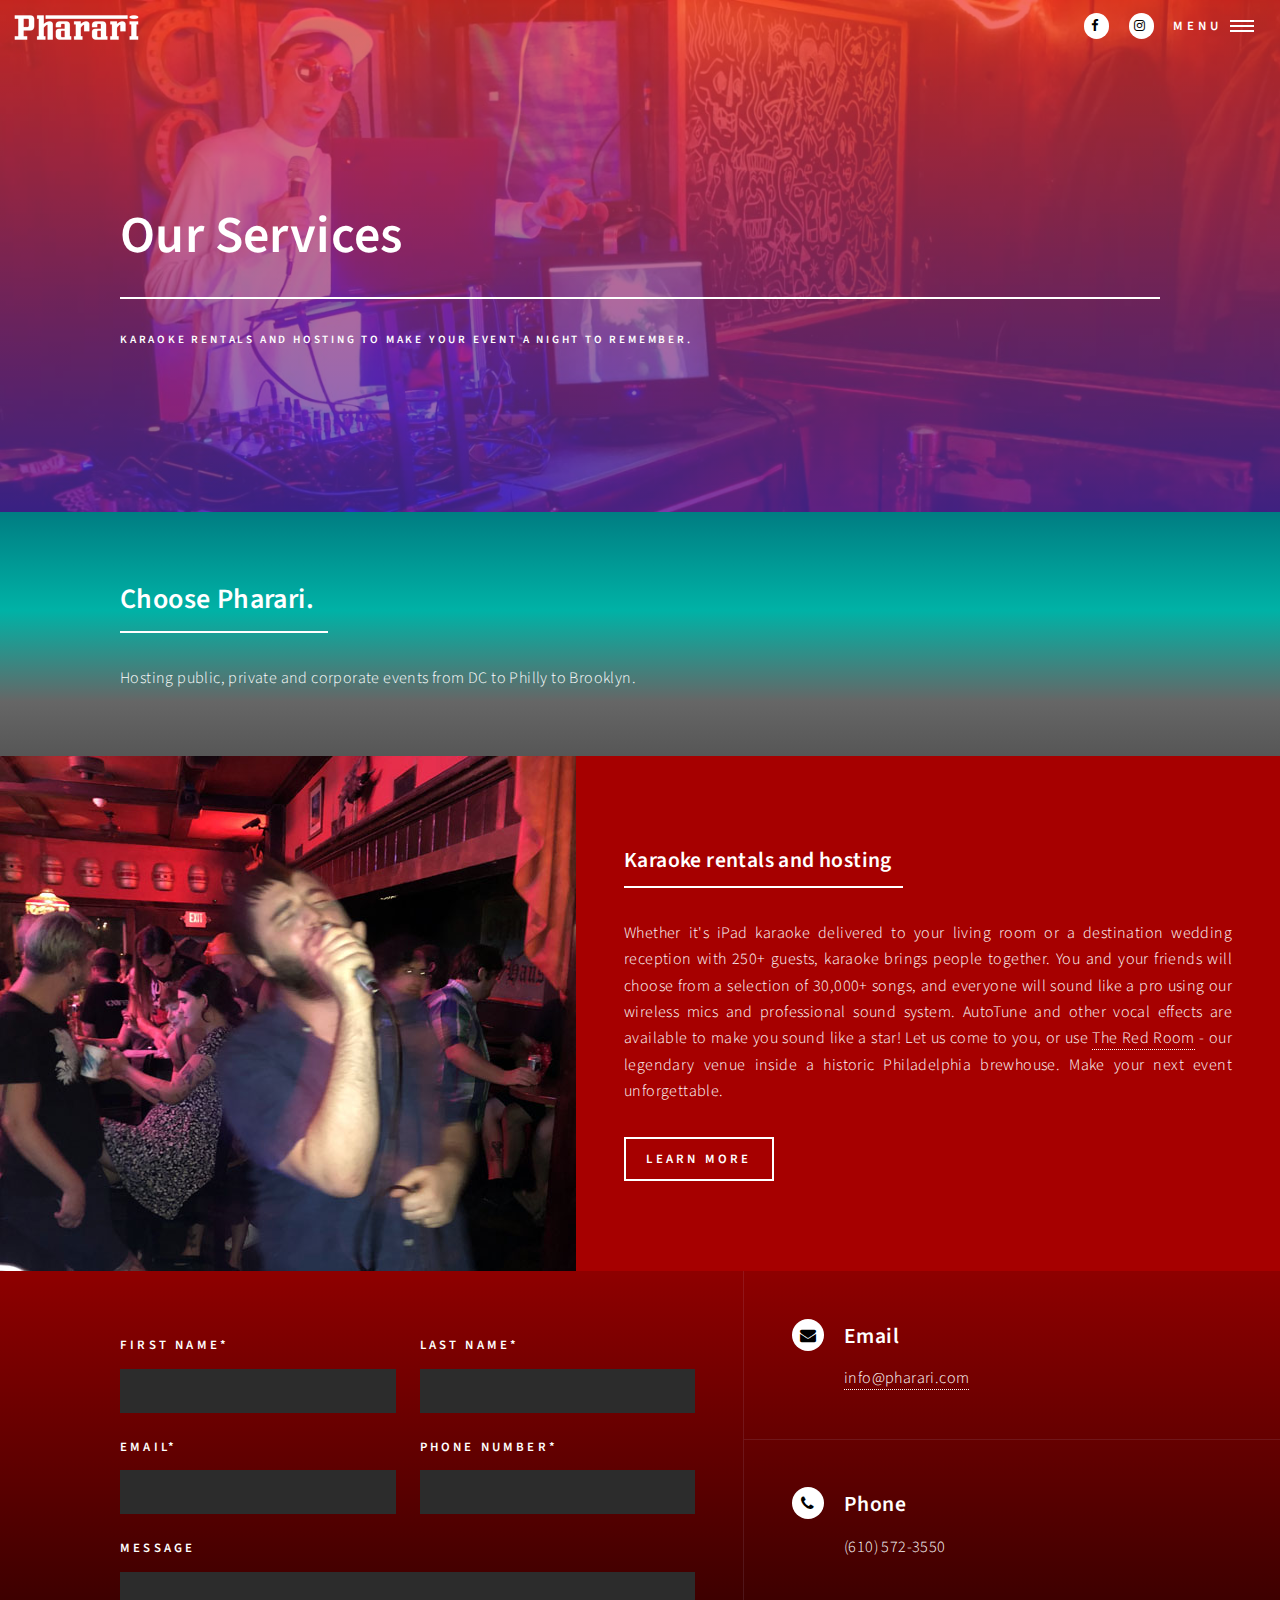
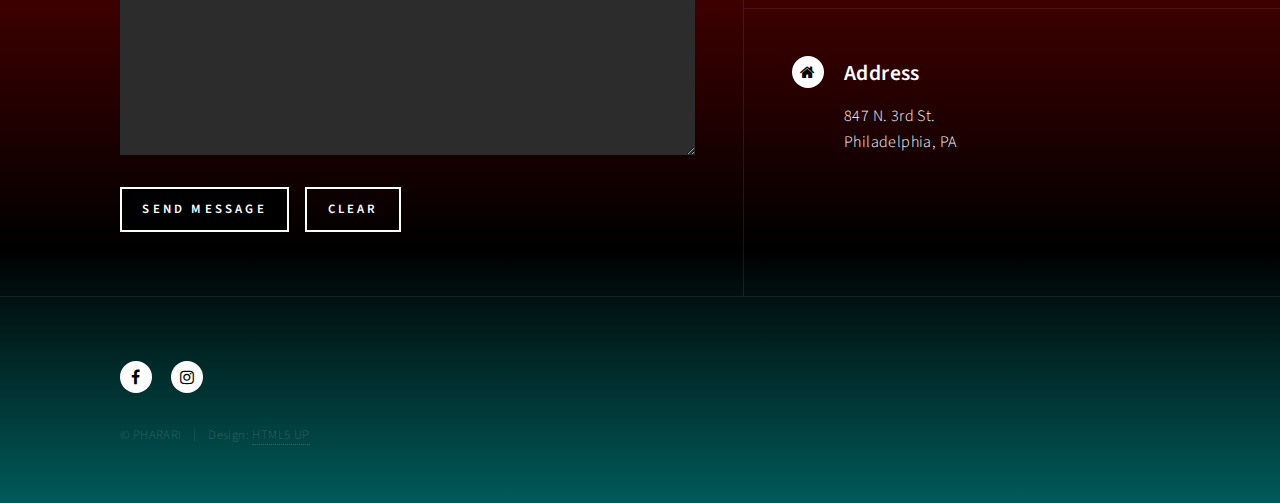
<file: services.html>
<!DOCTYPE HTML>
<!--
	Forty by HTML5 UP
	html5up.net | @ajlkn
	Free for personal and commercial use under the CCA 3.0 license (html5up.net/license)
-->
<html>
	<head>
		<title>Pharari Karaoke - Our Services</title>
		<meta charset="utf-8" />
		<meta name="viewport" content="width=device-width, initial-scale=1, user-scalable=no" />
		<link rel="stylesheet" href="assets/css/services.css" />
		<noscript><link rel="stylesheet" href="assets/css/noscript.css" /></noscript>
	</head>
	<body class="is-preload">

		<!-- Wrapper -->
			<div id="wrapper">

				<!-- Header -->
				<!-- Note: The "styleN" class below should match that of the banner element. -->
					<header id="header" class="alt style2">
						<a href="index.html" class="logo">
						<img src="images/logo.png">
						</a>
						<nav>
							<a href="https://www.facebook.com/thepatpharari" class="icon alt fa-facebook" target="new"><span class="label">Facebook</span></a>
							<a href="https://www.instagram.com/patpharari/" class="icon alt fa-instagram" target="new"><span class="label">Instagram</span></a>				
							<a href="#menu">Menu</a>
						</nav>
					</header>

				<!-- Menu -->
					<nav id="menu">
						<ul class="links">
							<li><a href="index.html">Home</a></li>
							<li><a href="services.html">Our Services</a></li>
							<li><a href="booking.html">Booking</a></li>
							<li><a href="ortliebs.html">Our Venue</a></li>
							<li><a href="photos.html">Photos/Media</a></li>
						</ul>
						<ul class="actions stacked">
							<li><a href="#contact" class="button primary fit">Contact Us</a></li>
							<!--<li><a href="#" class="button fit">Log In</a></li>-->
						</ul>
					</nav>

				<!-- Banner -->
				<!-- Note: The "styleN" class below should match that of the header element. -->
					<section id="banner" class="style2">
						<div class="inner">
							<span class="image">
								<img src="images/live.jpg" alt="" />
							</span>
							<header class="major">
								<h1>Our Services</h1>
							</header>
							<div class="content">
								<p>Karaoke rentals and hosting to make your event a night to remember.<b></b>
								</p>
							</div>
						</div>
					</section>

				<!-- Main -->
					<div id="main">

						<!-- One -->
							<section id="one">
								<div class="inner">
									<header class="major">
										<h2>Choose Pharari.</h2>
									</header>
									<p>Hosting public, private and corporate events from DC to Philly to Brooklyn.
									</p>
								</div>
							</section>

						<!-- Two -->
							<section id="two" class="spotlights">
								<section>
									<!--<a href="generic.html" class="image">-->
										<img src="images/live02.jpg" alt="" data-position="center center" />
									<!--</a>-->
									<div class="content">
										<div class="inner">
											<header class="major">
												<h3>Karaoke rentals and hosting</h3>
											</header>
											<p style="text-align:justify;">Whether it's iPad karaoke delivered to your living room or a destination wedding reception with 250+ guests, karaoke brings people together.

You and your friends will choose from a selection of 30,000+ songs, and everyone will sound like a pro using our wireless mics and professional sound system. AutoTune and other vocal effects are available to make you sound like a star!
<!--
We love what we do and take pride in creating personalized, memorable events that bring people together. Some of our favorites so far include:
<ul>
<li>A wedding celebration at Everybody Hits Batting Cages</li>
<li>A Halloween costume and karaoke contest</li>
<li>A surprise 50th birthday party (with guests ages 6 to 65!)</li>
<li>An opening at a contemporary art gallery</li>
and many more!
</ul>
-->
Let us come to you, or use <a href="ortliebs.html">The Red Room</a> - our legendary venue inside a historic Philadelphia brewhouse. Make your next event unforgettable.
</p>
<ul class="actions">
												<li><a href="booking.html" class="button">Learn more</a></li>
											</ul>
										</div>
									</div>
								</section>
							
							<!--								
								
								<section>
									<a href="generic.html" class="image">
										<img src="images/pic09.jpg" alt="" data-position="top center" />
									</a>
									<div class="content">
										<div class="inner">
											<header class="major">
												<h3>The Complete Package</h3>
											</header>
											<p>
<ul>
<li>Full bar service, including cocktails + local brews</li>
<li>Mouthwatering tacos, burritos, vegan options + more</li>
<li>Customized happy hour menu</li>
<li>Private party room with karaoke stage + dance floor</li>
<li>State-of-the-art sound + lighting</li>
<li>Unique, historic venue</li>
<li>Your very own DJ and/or karaoke host!</li>
</ul>
</p>
											<ul class="actions">
												<li><a href="generic.html" class="button">Learn more</a></li>
											</ul>
										</div>
									</div>
								</section>
								<section>
									<a href="generic.html" class="image">
										<img src="images/pic10.jpg" alt="" data-position="25% 25%" />
									</a>
									<div class="content">
										<div class="inner">
											<header class="major">
												<h3>Big or Small</h3>
											</header>
											<p>Pharari @ The Red Room is perfect for holiday parties, birthdays, bachelor/ette parties, networking events, and more. Let us customize an event package for you. </p>
											<ul class="actions">
												<li><a href="generic.html" class="button">Learn more</a></li>
											</ul>
										</div>
									</div>
								</section>
							</section>

						<!-- Three 
							<section id="three">
								<div class="inner">
									<header class="major">
										<h2>Ready to book?</h2>
									</header>
									<p>Bring your next event to The Red Room at Ortlieb's. Our DJ will set the vibe while your guests enjoy a full bar and mouthwatering menu. Whether you're planning a small happy hour mixer or a catered wedding reception, Pharari and Ortlieb's bring the party, all you have to do is show up.</p>
									<ul class="actions">
										<li><a href="generic.html" class="button next">Get Started</a></li>
									</ul>
								</div>
							</section>
-->
					</div>

				<!-- Contact -->
					<section id="contact">
						<div class="inner">
							<section>
								<form method="post" action="https://formspree.io/patpharari@gmail.com">
									<div class="fields">
									<div class="field half">
											<label for="name">First Name*</label>
											<input type="text" name="name" id="name" required>
										</div>
										<div class="field half">
											<label for="name">Last Name*</label>
											<input type="text" name="name" id="name" required>
										</div>
											<div class="field half">
											<label for="email">Email*</label>
											<input type="text" name="email" id="email" required>
										</div>
										
											<div class="field half">
											<label for="phone">Phone Number*</label>
											<input type="text" name="phone" id="phone" required>
										</div>
										<!--			<div class="field half">
											<label for="date">Date of Event*</label>
											<input type="date" name="date" id="date" min="1899-01-01" required>
										</div>
										<div class="field half">
											<label for="duration">Event Length*</label>
											 <select name="duration" id="duration" placeholder="How many hours?" required>
																<option value="#" disabled selected>How many hours?</option>
																<option value="1">1</option>
   															<option value="2">2</option>
   															<option value="3">3</option>
																<option value="4">4</option>
																<option value="5+">5+</option>
  											</select></div>
										<div class="field half">
											<label for="partysize">Number of Guests*</label>
											  <select name="partysize" id="partysize" required>
																<option value="#">&nbsp;</option>
   															<option value="10-24">10-24</option>
   															<option value="25-49">25-49</option>
   															<option value="50-100">50-100</option>
   															<option value="100+">100+</option>
  											</select>
										</div>
										<div class="field half">
											<label for="event_type">Event Type*</label>
											  <select name="event_type" id="event_type" required>
																<option value="#">&nbsp;</option>
   															<option value="Holiday Party">Holiday Party</option>
   															<option value="Birthday">Birthday</option>
																<option value="Wedding">Wedding</option>
																<option value="Corporate">Company Event</option>
   															<option value="Fundraiser">Fundraiser</option>
   															<option value="Other">Other</option>
  											</select>
										</div>
												<div class="field half">
											<label for="text">Other</label>
											<input type="text" name="other" id="other" placeholder="If other, tell us about your event">
										</div>
											<div class="field">
											<label for="company">Company/Organization</label>
											<input type="text" name="company" id="company" />
										</div>
										<!--<div class="field">
											<label for="budget">Event Budget</label>
											<input type="text" name="budget" id="budget" placeholder="Enter per person budget or total budget">
										</div>-->
										<div class="field">
											<label for="message">Message</label>
											<textarea name="message" id="message" rows="6"></textarea>
										</div>
									</div>
									<ul class="actions">
										<li><input type="submit" value="Send Message" class="primary" /></li>
										<li><input type="reset" value="Clear" /></li>
									</ul>
								</form>
							</section>
							<section class="split">
								<section>
									<div class="contact-method">
										<span class="icon alt fa-envelope"></span>
										<h3>Email</h3>
										<a href="mailto:info@pharari.com">info@pharari.com</a>
									</div>
								</section>
								<section>
									<div class="contact-method">
										<span class="icon alt fa-phone"></span>
										<h3>Phone</h3>
										<span>(610) 572-3550</span>
									</div>
								</section>
								<section>
									<div class="contact-method">
										<span class="icon alt fa-home"></span>
										<h3>Address</h3>
										<span>847 N. 3rd St.<br />
										Philadelphia, PA
										</span>
									</div>
								</section>
							</section>
						</div>
					</section>

<!-- Footer -->
					<footer id="footer">
						<div class="inner">
							<ul class="icons">
								<li><a href="https://www.facebook.com/thepatpharari" class="icon alt fa-facebook"><span class="label">Facebook</span></a></li>
								<li><a href="https://www.instagram.com/patpharari/" class="icon alt fa-instagram"><span 								class="label">Instagram</span></a></li>
							</ul>
							<ul class="copyright">
								<li>&copy; PHARARI</li><li>Design: <a href="https://html5up.net">HTML5 UP</a></li>
							</ul>
						</div>
					</footer>

			</div>


		<!-- Scripts -->
			<script src="assets/js/jquery.min.js"></script>
			<script src="assets/js/jquery.scrolly.min.js"></script>
			<script src="assets/js/jquery.scrollex.min.js"></script>
			<script src="assets/js/browser.min.js"></script>
			<script src="assets/js/breakpoints.min.js"></script>
			<script src="assets/js/util.js"></script>
			<script src="assets/js/main.js"></script>

	</body>
</html>
</file>
<file: assets/css/noscript.css>
/*
	Forty by HTML5 UP
	html5up.net | @ajlkn
	Free for personal and commercial use under the CCA 3.0 license (html5up.net/license)
*/

/* Banner */

	body.is-preload #banner:after {
		opacity: 0.85;
	}

	body.is-preload #banner > .inner {
		-moz-filter: none;
		-webkit-filter: none;
		-ms-filter: none;
		filter: none;
		-moz-transform: none;
		-webkit-transform: none;
		-ms-transform: none;
		transform: none;
		opacity: 1;
	}
</file>
<file: assets/css/main.css>
@import url(font-awesome.min.css);
@import url("https://fonts.googleapis.com/css?family=Source+Sans+Pro:300,300italic,600,600italic");

/*
	Forty by HTML5 UP
	html5up.net | @ajlkn
	Free for personal and commercial use under the CCA 3.0 license (html5up.net/license)
*/

html, body, div, span, applet, object,
iframe, h1, h2, h3, h4, h5, h6, p, blockquote,
pre, a, abbr, acronym, address, big, cite,
code, del, dfn, em, img, ins, kbd, q, s, samp,
small, strike, strong, sub, sup, tt, var, b,
u, i, center, dl, dt, dd, ol, ul, li, fieldset,
form, label, legend, table, caption, tbody,
tfoot, thead, tr, th, td, article, aside,
canvas, details, embed, figure, figcaption,
footer, header, hgroup, menu, nav, output, ruby,
section, summary, time, mark, audio, video {
	margin: 0;
	padding: 0;
	border: 0;
	font-size: 100%;
	font: inherit;
	vertical-align: baseline;}

article, aside, details, figcaption, figure,
footer, header, hgroup, menu, nav, section {
	display: block;}

body {
	line-height: 1;
}

ol, ul {
	list-style: none;
}

blockquote, q {
	quotes: none;
}

	blockquote:before, blockquote:after, q:before, q:after {
		content: '';
		content: none;
	}

table {
	border-collapse: collapse;
	border-spacing: 0;
}

body {
	-webkit-text-size-adjust: none;
}

mark {
	background-color: transparent;
	color: inherit;
}

input::-moz-focus-inner {
	border: 0;
	padding: 0;
}

input, select, textarea {
	-moz-appearance: none;
	-webkit-appearance: none;
	-ms-appearance: none;
	appearance: none;
}

/* Basic */

	@-ms-viewport {
		width: device-width;
	}

	body {
		-ms-overflow-style: scrollbar;
	}

	@media screen and (max-width: 480px) {

		html, body {
			min-width: 320px;
		}

	}

	html {
		box-sizing: border-box;
	}

	*, *:before, *:after {
		box-sizing: inherit;
	}

	body {
		background: #242943;
	}

		body.is-preload *, body.is-preload *:before, body.is-preload *:after {
			-moz-animation: none !important;
			-webkit-animation: none !important;
			-ms-animation: none !important;
			animation: none !important;
			-moz-transition: none !important;
			-webkit-transition: none !important;
			-ms-transition: none !important;
			transition: none !important;
		}

/* Type */

	body, input, select, textarea {
		color: #ffffff;
		font-family: "Source Sans Pro", Helvetica, sans-serif;
		font-size: 17pt;
		font-weight: 300;
		letter-spacing: 0.025em;
		line-height: 1.65;
	}

		@media screen and (max-width: 1680px) {

			body, input, select, textarea {
				font-size: 14pt;
			}

		}

		@media screen and (max-width: 1280px) {

			body, input, select, textarea {
				font-size: 12pt;
			}

		}

		@media screen and (max-width: 360px) {

			body, input, select, textarea {
				font-size: 11pt;
			}

		}

	a {
		-moz-transition: color 0.2s ease-in-out, border-bottom-color 0.2s ease-in-out;
		-webkit-transition: color 0.2s ease-in-out, border-bottom-color 0.2s ease-in-out;
		-ms-transition: color 0.2s ease-in-out, border-bottom-color 0.2s ease-in-out;
		transition: color 0.2s ease-in-out, border-bottom-color 0.2s ease-in-out;
		border-bottom: dotted 1px;
		color: inherit;
		text-decoration: none;
	}

		a:hover {
			border-bottom-color: transparent;
			color: #9bf1ff !important;
		}

		a:active {
			color: #53e3fb !important;
		}

	strong, b {
		color: #ffffff;
		font-weight: 600;
	}

	em, i {
		font-style: italic;
	}

	p {
		margin: 0 0 2em 0;
	}

	h1, h2, h3, h4, h5, h6 {
		color: #ffffff;
		font-weight: 600;
		line-height: 1.65;
		margin: 0 0 1em 0;
	}

		h1 a, h2 a, h3 a, h4 a, h5 a, h6 a {
			color: inherit;
			border-bottom: 0;
		}

	h1 {
		font-size: 2.5em;
	}

	h2 {
		font-size: 1.75em;
	}

	h3 {
		font-size: 1.35em;
	}

	h4 {
		font-size: 1.1em;
	}

	h5 {
		font-size: 0.9em;
	}

	h6 {
		font-size: 0.7em;
	}

	@media screen and (max-width: 736px) {

		h1 {
			font-size: 2em;
		}

		h2 {
			font-size: 1.5em;
		}

		h3 {
			font-size: 1.25em;
		}

	}

	sub {
		font-size: 0.8em;
		position: relative;
		top: 0.5em;
	}

	sup {
		font-size: 0.8em;
		position: relative;
		top: -0.5em;
	}

	blockquote {
		border-left: solid 4px rgba(212, 212, 255, 0.1);
		font-style: italic;
		margin: 0 0 2em 0;
		padding: 0.5em 0 0.5em 2em;
	}

	code {
		background: rgba(212, 212, 255, 0.035);
		font-family: "Courier New", monospace;
		font-size: 0.9em;
		margin: 0 0.25em;
		padding: 0.25em 0.65em;
	}

	pre {
		-webkit-overflow-scrolling: touch;
		font-family: "Courier New", monospace;
		font-size: 0.9em;
		margin: 0 0 2em 0;
	}

		pre code {
			display: block;
			line-height: 1.75;
			padding: 1em 1.5em;
			overflow-x: auto;
		}

	hr {
		border: 0;
		border-bottom: solid 1px rgba(212, 212, 255, 0.1);
		margin: 2em 0;
	}

		hr.major {
			margin: 3em 0;
		}

	.align-left {
		text-align: left;
	}

	.align-center {
		text-align: center;
	}

	.align-right {
		text-align: right;
	}

/* Row */

	.row {
		display: flex;
		flex-wrap: wrap;
		box-sizing: border-box;
		align-items: stretch;
	}

		.row > * {
			box-sizing: border-box;
		}

		.row.gtr-uniform > * > :last-child {
			margin-bottom: 0;
		}

		.row.aln-left {
			justify-content: flex-start;
		}

		.row.aln-center {
			justify-content: center;
		}

		.row.aln-right {
			justify-content: flex-end;
		}

		.row.aln-top {
			align-items: flex-start;
		}

		.row.aln-middle {
			align-items: center;
		}

		.row.aln-bottom {
			align-items: flex-end;
		}

		.row > .imp {
			order: -1;
		}

		.row > .col-1 {
			width: 8.3333333333%;
		}

		.row > .off-1 {
			margin-left: 8.3333333333%;
		}

		.row > .col-2 {
			width: 16.6666666667%;
		}

		.row > .off-2 {
			margin-left: 16.6666666667%;
		}

		.row > .col-3 {
			width: 25%;
		}

		.row > .off-3 {
			margin-left: 25%;
		}

		.row > .col-4 {
			width: 33.3333333333%;
		}

		.row > .off-4 {
			margin-left: 33.3333333333%;
		}

		.row > .col-5 {
			width: 41.6666666667%;
		}

		.row > .off-5 {
			margin-left: 41.6666666667%;
		}

		.row > .col-6 {
			width: 50%;
		}

		.row > .off-6 {
			margin-left: 50%;
		}

		.row > .col-7 {
			width: 58.3333333333%;
		}

		.row > .off-7 {
			margin-left: 58.3333333333%;
		}

		.row > .col-8 {
			width: 66.6666666667%;
		}

		.row > .off-8 {
			margin-left: 66.6666666667%;
		}

		.row > .col-9 {
			width: 75%;
		}

		.row > .off-9 {
			margin-left: 75%;
		}

		.row > .col-10 {
			width: 83.3333333333%;
		}

		.row > .off-10 {
			margin-left: 83.3333333333%;
		}

		.row > .col-11 {
			width: 91.6666666667%;
		}

		.row > .off-11 {
			margin-left: 91.6666666667%;
		}

		.row > .col-12 {
			width: 100%;
		}

		.row > .off-12 {
			margin-left: 100%;
		}

		.row.gtr-0 {
			margin-top: 0;
			margin-left: 0em;
		}

			.row.gtr-0 > * {
				padding: 0 0 0 0em;
			}

			.row.gtr-0.gtr-uniform {
				margin-top: 0em;
			}

				.row.gtr-0.gtr-uniform > * {
					padding-top: 0em;
				}

		.row.gtr-25 {
			margin-top: 0;
			margin-left: -0.5em;
		}

			.row.gtr-25 > * {
				padding: 0 0 0 0.5em;
			}

			.row.gtr-25.gtr-uniform {
				margin-top: -0.5em;
			}

				.row.gtr-25.gtr-uniform > * {
					padding-top: 0.5em;
				}

		.row.gtr-50 {
			margin-top: 0;
			margin-left: -1em;
		}

			.row.gtr-50 > * {
				padding: 0 0 0 1em;
			}

			.row.gtr-50.gtr-uniform {
				margin-top: -1em;
			}

				.row.gtr-50.gtr-uniform > * {
					padding-top: 1em;
				}

		.row {
			margin-top: 0;
			margin-left: -2em;
		}

			.row > * {
				padding: 0 0 0 2em;
			}

			.row.gtr-uniform {
				margin-top: -2em;
			}

				.row.gtr-uniform > * {
					padding-top: 2em;
				}

		.row.gtr-150 {
			margin-top: 0;
			margin-left: -3em;
		}

			.row.gtr-150 > * {
				padding: 0 0 0 3em;
			}

			.row.gtr-150.gtr-uniform {
				margin-top: -3em;
			}

				.row.gtr-150.gtr-uniform > * {
					padding-top: 3em;
				}

		.row.gtr-200 {
			margin-top: 0;
			margin-left: -4em;
		}

			.row.gtr-200 > * {
				padding: 0 0 0 4em;
			}

			.row.gtr-200.gtr-uniform {
				margin-top: -4em;
			}

				.row.gtr-200.gtr-uniform > * {
					padding-top: 4em;
				}

		@media screen and (max-width: 1680px) {

			.row {
				display: flex;
				flex-wrap: wrap;
				box-sizing: border-box;
				align-items: stretch;
			}

				.row > * {
					box-sizing: border-box;
				}

				.row.gtr-uniform > * > :last-child {
					margin-bottom: 0;
				}

				.row.aln-left {
					justify-content: flex-start;
				}

				.row.aln-center {
					justify-content: center;
				}

				.row.aln-right {
					justify-content: flex-end;
				}

				.row.aln-top {
					align-items: flex-start;
				}

				.row.aln-middle {
					align-items: center;
				}

				.row.aln-bottom {
					align-items: flex-end;
				}

				.row > .imp-xlarge {
					order: -1;
				}

				.row > .col-1-xlarge {
					width: 8.3333333333%;
				}

				.row > .off-1-xlarge {
					margin-left: 8.3333333333%;
				}

				.row > .col-2-xlarge {
					width: 16.6666666667%;
				}

				.row > .off-2-xlarge {
					margin-left: 16.6666666667%;
				}

				.row > .col-3-xlarge {
					width: 25%;
				}

				.row > .off-3-xlarge {
					margin-left: 25%;
				}

				.row > .col-4-xlarge {
					width: 33.3333333333%;
				}

				.row > .off-4-xlarge {
					margin-left: 33.3333333333%;
				}

				.row > .col-5-xlarge {
					width: 41.6666666667%;
				}

				.row > .off-5-xlarge {
					margin-left: 41.6666666667%;
				}

				.row > .col-6-xlarge {
					width: 50%;
				}

				.row > .off-6-xlarge {
					margin-left: 50%;
				}

				.row > .col-7-xlarge {
					width: 58.3333333333%;
				}

				.row > .off-7-xlarge {
					margin-left: 58.3333333333%;
				}

				.row > .col-8-xlarge {
					width: 66.6666666667%;
				}

				.row > .off-8-xlarge {
					margin-left: 66.6666666667%;
				}

				.row > .col-9-xlarge {
					width: 75%;
				}

				.row > .off-9-xlarge {
					margin-left: 75%;
				}

				.row > .col-10-xlarge {
					width: 83.3333333333%;
				}

				.row > .off-10-xlarge {
					margin-left: 83.3333333333%;
				}

				.row > .col-11-xlarge {
					width: 91.6666666667%;
				}

				.row > .off-11-xlarge {
					margin-left: 91.6666666667%;
				}

				.row > .col-12-xlarge {
					width: 100%;
				}

				.row > .off-12-xlarge {
					margin-left: 100%;
				}

				.row.gtr-0 {
					margin-top: 0;
					margin-left: 0em;
				}

					.row.gtr-0 > * {
						padding: 0 0 0 0em;
					}

					.row.gtr-0.gtr-uniform {
						margin-top: 0em;
					}

						.row.gtr-0.gtr-uniform > * {
							padding-top: 0em;
						}

				.row.gtr-25 {
					margin-top: 0;
					margin-left: -0.5em;
				}

					.row.gtr-25 > * {
						padding: 0 0 0 0.5em;
					}

					.row.gtr-25.gtr-uniform {
						margin-top: -0.5em;
					}

						.row.gtr-25.gtr-uniform > * {
							padding-top: 0.5em;
						}

				.row.gtr-50 {
					margin-top: 0;
					margin-left: -1em;
				}

					.row.gtr-50 > * {
						padding: 0 0 0 1em;
					}

					.row.gtr-50.gtr-uniform {
						margin-top: -1em;
					}

						.row.gtr-50.gtr-uniform > * {
							padding-top: 1em;
						}

				.row {
					margin-top: 0;
					margin-left: -2em;
				}

					.row > * {
						padding: 0 0 0 2em;
					}

					.row.gtr-uniform {
						margin-top: -2em;
					}

						.row.gtr-uniform > * {
							padding-top: 2em;
						}

				.row.gtr-150 {
					margin-top: 0;
					margin-left: -3em;
				}

					.row.gtr-150 > * {
						padding: 0 0 0 3em;
					}

					.row.gtr-150.gtr-uniform {
						margin-top: -3em;
					}

						.row.gtr-150.gtr-uniform > * {
							padding-top: 3em;
						}

				.row.gtr-200 {
					margin-top: 0;
					margin-left: -4em;
				}

					.row.gtr-200 > * {
						padding: 0 0 0 4em;
					}

					.row.gtr-200.gtr-uniform {
						margin-top: -4em;
					}

						.row.gtr-200.gtr-uniform > * {
							padding-top: 4em;
						}

		}

		@media screen and (max-width: 1280px) {

			.row {
				display: flex;
				flex-wrap: wrap;
				box-sizing: border-box;
				align-items: stretch;
			}

				.row > * {
					box-sizing: border-box;
				}

				.row.gtr-uniform > * > :last-child {
					margin-bottom: 0;
				}

				.row.aln-left {
					justify-content: flex-start;
				}

				.row.aln-center {
					justify-content: center;
				}

				.row.aln-right {
					justify-content: flex-end;
				}

				.row.aln-top {
					align-items: flex-start;
				}

				.row.aln-middle {
					align-items: center;
				}

				.row.aln-bottom {
					align-items: flex-end;
				}

				.row > .imp-large {
					order: -1;
				}

				.row > .col-1-large {
					width: 8.3333333333%;
				}

				.row > .off-1-large {
					margin-left: 8.3333333333%;
				}

				.row > .col-2-large {
					width: 16.6666666667%;
				}

				.row > .off-2-large {
					margin-left: 16.6666666667%;
				}

				.row > .col-3-large {
					width: 25%;
				}

				.row > .off-3-large {
					margin-left: 25%;
				}

				.row > .col-4-large {
					width: 33.3333333333%;
				}

				.row > .off-4-large {
					margin-left: 33.3333333333%;
				}

				.row > .col-5-large {
					width: 41.6666666667%;
				}

				.row > .off-5-large {
					margin-left: 41.6666666667%;
				}

				.row > .col-6-large {
					width: 50%;
				}

				.row > .off-6-large {
					margin-left: 50%;
				}

				.row > .col-7-large {
					width: 58.3333333333%;
				}

				.row > .off-7-large {
					margin-left: 58.3333333333%;
				}

				.row > .col-8-large {
					width: 66.6666666667%;
				}

				.row > .off-8-large {
					margin-left: 66.6666666667%;
				}

				.row > .col-9-large {
					width: 75%;
				}

				.row > .off-9-large {
					margin-left: 75%;
				}

				.row > .col-10-large {
					width: 83.3333333333%;
				}

				.row > .off-10-large {
					margin-left: 83.3333333333%;
				}

				.row > .col-11-large {
					width: 91.6666666667%;
				}

				.row > .off-11-large {
					margin-left: 91.6666666667%;
				}

				.row > .col-12-large {
					width: 100%;
				}

				.row > .off-12-large {
					margin-left: 100%;
				}

				.row.gtr-0 {
					margin-top: 0;
					margin-left: 0em;
				}

					.row.gtr-0 > * {
						padding: 0 0 0 0em;
					}

					.row.gtr-0.gtr-uniform {
						margin-top: 0em;
					}

						.row.gtr-0.gtr-uniform > * {
							padding-top: 0em;
						}

				.row.gtr-25 {
					margin-top: 0;
					margin-left: -0.375em;
				}

					.row.gtr-25 > * {
						padding: 0 0 0 0.375em;
					}

					.row.gtr-25.gtr-uniform {
						margin-top: -0.375em;
					}

						.row.gtr-25.gtr-uniform > * {
							padding-top: 0.375em;
						}

				.row.gtr-50 {
					margin-top: 0;
					margin-left: -0.75em;
				}

					.row.gtr-50 > * {
						padding: 0 0 0 0.75em;
					}

					.row.gtr-50.gtr-uniform {
						margin-top: -0.75em;
					}

						.row.gtr-50.gtr-uniform > * {
							padding-top: 0.75em;
						}

				.row {
					margin-top: 0;
					margin-left: -1.5em;
				}

					.row > * {
						padding: 0 0 0 1.5em;
					}

					.row.gtr-uniform {
						margin-top: -1.5em;
					}

						.row.gtr-uniform > * {
							padding-top: 1.5em;
						}

				.row.gtr-150 {
					margin-top: 0;
					margin-left: -2.25em;
				}

					.row.gtr-150 > * {
						padding: 0 0 0 2.25em;
					}

					.row.gtr-150.gtr-uniform {
						margin-top: -2.25em;
					}

						.row.gtr-150.gtr-uniform > * {
							padding-top: 2.25em;
						}

				.row.gtr-200 {
					margin-top: 0;
					margin-left: -3em;
				}

					.row.gtr-200 > * {
						padding: 0 0 0 3em;
					}

					.row.gtr-200.gtr-uniform {
						margin-top: -3em;
					}

						.row.gtr-200.gtr-uniform > * {
							padding-top: 3em;
						}

		}

		@media screen and (max-width: 980px) {

			.row {
				display: flex;
				flex-wrap: wrap;
				box-sizing: border-box;
				align-items: stretch;
			}

				.row > * {
					box-sizing: border-box;
				}

				.row.gtr-uniform > * > :last-child {
					margin-bottom: 0;
				}

				.row.aln-left {
					justify-content: flex-start;
				}

				.row.aln-center {
					justify-content: center;
				}

				.row.aln-right {
					justify-content: flex-end;
				}

				.row.aln-top {
					align-items: flex-start;
				}

				.row.aln-middle {
					align-items: center;
				}

				.row.aln-bottom {
					align-items: flex-end;
				}

				.row > .imp-medium {
					order: -1;
				}

				.row > .col-1-medium {
					width: 8.3333333333%;
				}

				.row > .off-1-medium {
					margin-left: 8.3333333333%;
				}

				.row > .col-2-medium {
					width: 16.6666666667%;
				}

				.row > .off-2-medium {
					margin-left: 16.6666666667%;
				}

				.row > .col-3-medium {
					width: 25%;
				}

				.row > .off-3-medium {
					margin-left: 25%;
				}

				.row > .col-4-medium {
					width: 33.3333333333%;
				}

				.row > .off-4-medium {
					margin-left: 33.3333333333%;
				}

				.row > .col-5-medium {
					width: 41.6666666667%;
				}

				.row > .off-5-medium {
					margin-left: 41.6666666667%;
				}

				.row > .col-6-medium {
					width: 50%;
				}

				.row > .off-6-medium {
					margin-left: 50%;
				}

				.row > .col-7-medium {
					width: 58.3333333333%;
				}

				.row > .off-7-medium {
					margin-left: 58.3333333333%;
				}

				.row > .col-8-medium {
					width: 66.6666666667%;
				}

				.row > .off-8-medium {
					margin-left: 66.6666666667%;
				}

				.row > .col-9-medium {
					width: 75%;
				}

				.row > .off-9-medium {
					margin-left: 75%;
				}

				.row > .col-10-medium {
					width: 83.3333333333%;
				}

				.row > .off-10-medium {
					margin-left: 83.3333333333%;
				}

				.row > .col-11-medium {
					width: 91.6666666667%;
				}

				.row > .off-11-medium {
					margin-left: 91.6666666667%;
				}

				.row > .col-12-medium {
					width: 100%;
				}

				.row > .off-12-medium {
					margin-left: 100%;
				}

				.row.gtr-0 {
					margin-top: 0;
					margin-left: 0em;
				}

					.row.gtr-0 > * {
						padding: 0 0 0 0em;
					}

					.row.gtr-0.gtr-uniform {
						margin-top: 0em;
					}

						.row.gtr-0.gtr-uniform > * {
							padding-top: 0em;
						}

				.row.gtr-25 {
					margin-top: 0;
					margin-left: -0.375em;
				}

					.row.gtr-25 > * {
						padding: 0 0 0 0.375em;
					}

					.row.gtr-25.gtr-uniform {
						margin-top: -0.375em;
					}

						.row.gtr-25.gtr-uniform > * {
							padding-top: 0.375em;
						}

				.row.gtr-50 {
					margin-top: 0;
					margin-left: -0.75em;
				}

					.row.gtr-50 > * {
						padding: 0 0 0 0.75em;
					}

					.row.gtr-50.gtr-uniform {
						margin-top: -0.75em;
					}

						.row.gtr-50.gtr-uniform > * {
							padding-top: 0.75em;
						}

				.row {
					margin-top: 0;
					margin-left: -1.5em;
				}

					.row > * {
						padding: 0 0 0 1.5em;
					}

					.row.gtr-uniform {
						margin-top: -1.5em;
					}

						.row.gtr-uniform > * {
							padding-top: 1.5em;
						}

				.row.gtr-150 {
					margin-top: 0;
					margin-left: -2.25em;
				}

					.row.gtr-150 > * {
						padding: 0 0 0 2.25em;
					}

					.row.gtr-150.gtr-uniform {
						margin-top: -2.25em;
					}

						.row.gtr-150.gtr-uniform > * {
							padding-top: 2.25em;
						}

				.row.gtr-200 {
					margin-top: 0;
					margin-left: -3em;
				}

					.row.gtr-200 > * {
						padding: 0 0 0 3em;
					}

					.row.gtr-200.gtr-uniform {
						margin-top: -3em;
					}

						.row.gtr-200.gtr-uniform > * {
							padding-top: 3em;
						}

		}

		@media screen and (max-width: 736px) {

			.row {
				display: flex;
				flex-wrap: wrap;
				box-sizing: border-box;
				align-items: stretch;
			}

				.row > * {
					box-sizing: border-box;
				}

				.row.gtr-uniform > * > :last-child {
					margin-bottom: 0;
				}

				.row.aln-left {
					justify-content: flex-start;
				}

				.row.aln-center {
					justify-content: center;
				}

				.row.aln-right {
					justify-content: flex-end;
				}

				.row.aln-top {
					align-items: flex-start;
				}

				.row.aln-middle {
					align-items: center;
				}

				.row.aln-bottom {
					align-items: flex-end;
				}

				.row > .imp-small {
					order: -1;
				}

				.row > .col-1-small {
					width: 8.3333333333%;
				}

				.row > .off-1-small {
					margin-left: 8.3333333333%;
				}

				.row > .col-2-small {
					width: 16.6666666667%;
				}

				.row > .off-2-small {
					margin-left: 16.6666666667%;
				}

				.row > .col-3-small {
					width: 25%;
				}

				.row > .off-3-small {
					margin-left: 25%;
				}

				.row > .col-4-small {
					width: 33.3333333333%;
				}

				.row > .off-4-small {
					margin-left: 33.3333333333%;
				}

				.row > .col-5-small {
					width: 41.6666666667%;
				}

				.row > .off-5-small {
					margin-left: 41.6666666667%;
				}

				.row > .col-6-small {
					width: 50%;
				}

				.row > .off-6-small {
					margin-left: 50%;
				}

				.row > .col-7-small {
					width: 58.3333333333%;
				}

				.row > .off-7-small {
					margin-left: 58.3333333333%;
				}

				.row > .col-8-small {
					width: 66.6666666667%;
				}

				.row > .off-8-small {
					margin-left: 66.6666666667%;
				}

				.row > .col-9-small {
					width: 75%;
				}

				.row > .off-9-small {
					margin-left: 75%;
				}

				.row > .col-10-small {
					width: 83.3333333333%;
				}

				.row > .off-10-small {
					margin-left: 83.3333333333%;
				}

				.row > .col-11-small {
					width: 91.6666666667%;
				}

				.row > .off-11-small {
					margin-left: 91.6666666667%;
				}

				.row > .col-12-small {
					width: 100%;
				}

				.row > .off-12-small {
					margin-left: 100%;
				}

				.row.gtr-0 {
					margin-top: 0;
					margin-left: 0em;
				}

					.row.gtr-0 > * {
						padding: 0 0 0 0em;
					}

					.row.gtr-0.gtr-uniform {
						margin-top: 0em;
					}

						.row.gtr-0.gtr-uniform > * {
							padding-top: 0em;
						}

				.row.gtr-25 {
					margin-top: 0;
					margin-left: -0.3125em;
				}

					.row.gtr-25 > * {
						padding: 0 0 0 0.3125em;
					}

					.row.gtr-25.gtr-uniform {
						margin-top: -0.3125em;
					}

						.row.gtr-25.gtr-uniform > * {
							padding-top: 0.3125em;
						}

				.row.gtr-50 {
					margin-top: 0;
					margin-left: -0.625em;
				}

					.row.gtr-50 > * {
						padding: 0 0 0 0.625em;
					}

					.row.gtr-50.gtr-uniform {
						margin-top: -0.625em;
					}

						.row.gtr-50.gtr-uniform > * {
							padding-top: 0.625em;
						}

				.row {
					margin-top: 0;
					margin-left: -1.25em;
				}

					.row > * {
						padding: 0 0 0 1.25em;
					}

					.row.gtr-uniform {
						margin-top: -1.25em;
					}

						.row.gtr-uniform > * {
							padding-top: 1.25em;
						}

				.row.gtr-150 {
					margin-top: 0;
					margin-left: -1.875em;
				}

					.row.gtr-150 > * {
						padding: 0 0 0 1.875em;
					}

					.row.gtr-150.gtr-uniform {
						margin-top: -1.875em;
					}

						.row.gtr-150.gtr-uniform > * {
							padding-top: 1.875em;
						}

				.row.gtr-200 {
					margin-top: 0;
					margin-left: -2.5em;
				}

					.row.gtr-200 > * {
						padding: 0 0 0 2.5em;
					}

					.row.gtr-200.gtr-uniform {
						margin-top: -2.5em;
					}

						.row.gtr-200.gtr-uniform > * {
							padding-top: 2.5em;
						}

		}

		@media screen and (max-width: 480px) {

			.row {
				display: flex;
				flex-wrap: wrap;
				box-sizing: border-box;
				align-items: stretch;
			}

				.row > * {
					box-sizing: border-box;
				}

				.row.gtr-uniform > * > :last-child {
					margin-bottom: 0;
				}

				.row.aln-left {
					justify-content: flex-start;
				}

				.row.aln-center {
					justify-content: center;
				}

				.row.aln-right {
					justify-content: flex-end;
				}

				.row.aln-top {
					align-items: flex-start;
				}

				.row.aln-middle {
					align-items: center;
				}

				.row.aln-bottom {
					align-items: flex-end;
				}

				.row > .imp-xsmall {
					order: -1;
				}

				.row > .col-1-xsmall {
					width: 8.3333333333%;
				}

				.row > .off-1-xsmall {
					margin-left: 8.3333333333%;
				}

				.row > .col-2-xsmall {
					width: 16.6666666667%;
				}

				.row > .off-2-xsmall {
					margin-left: 16.6666666667%;
				}

				.row > .col-3-xsmall {
					width: 25%;
				}

				.row > .off-3-xsmall {
					margin-left: 25%;
				}

				.row > .col-4-xsmall {
					width: 33.3333333333%;
				}

				.row > .off-4-xsmall {
					margin-left: 33.3333333333%;
				}

				.row > .col-5-xsmall {
					width: 41.6666666667%;
				}

				.row > .off-5-xsmall {
					margin-left: 41.6666666667%;
				}

				.row > .col-6-xsmall {
					width: 50%;
				}

				.row > .off-6-xsmall {
					margin-left: 50%;
				}

				.row > .col-7-xsmall {
					width: 58.3333333333%;
				}

				.row > .off-7-xsmall {
					margin-left: 58.3333333333%;
				}

				.row > .col-8-xsmall {
					width: 66.6666666667%;
				}

				.row > .off-8-xsmall {
					margin-left: 66.6666666667%;
				}

				.row > .col-9-xsmall {
					width: 75%;
				}

				.row > .off-9-xsmall {
					margin-left: 75%;
				}

				.row > .col-10-xsmall {
					width: 83.3333333333%;
				}

				.row > .off-10-xsmall {
					margin-left: 83.3333333333%;
				}

				.row > .col-11-xsmall {
					width: 91.6666666667%;
				}

				.row > .off-11-xsmall {
					margin-left: 91.6666666667%;
				}

				.row > .col-12-xsmall {
					width: 100%;
				}

				.row > .off-12-xsmall {
					margin-left: 100%;
				}

				.row.gtr-0 {
					margin-top: 0;
					margin-left: 0em;
				}

					.row.gtr-0 > * {
						padding: 0 0 0 0em;
					}

					.row.gtr-0.gtr-uniform {
						margin-top: 0em;
					}

						.row.gtr-0.gtr-uniform > * {
							padding-top: 0em;
						}

				.row.gtr-25 {
					margin-top: 0;
					margin-left: -0.3125em;
				}

					.row.gtr-25 > * {
						padding: 0 0 0 0.3125em;
					}

					.row.gtr-25.gtr-uniform {
						margin-top: -0.3125em;
					}

						.row.gtr-25.gtr-uniform > * {
							padding-top: 0.3125em;
						}

				.row.gtr-50 {
					margin-top: 0;
					margin-left: -0.625em;
				}

					.row.gtr-50 > * {
						padding: 0 0 0 0.625em;
					}

					.row.gtr-50.gtr-uniform {
						margin-top: -0.625em;
					}

						.row.gtr-50.gtr-uniform > * {
							padding-top: 0.625em;
						}

				.row {
					margin-top: 0;
					margin-left: -1.25em;
				}

					.row > * {
						padding: 0 0 0 1.25em;
					}

					.row.gtr-uniform {
						margin-top: -1.25em;
					}

						.row.gtr-uniform > * {
							padding-top: 1.25em;
						}

				.row.gtr-150 {
					margin-top: 0;
					margin-left: -1.875em;
				}

					.row.gtr-150 > * {
						padding: 0 0 0 1.875em;
					}

					.row.gtr-150.gtr-uniform {
						margin-top: -1.875em;
					}

						.row.gtr-150.gtr-uniform > * {
							padding-top: 1.875em;
						}

				.row.gtr-200 {
					margin-top: 0;
					margin-left: -2.5em;
				}

					.row.gtr-200 > * {
						padding: 0 0 0 2.5em;
					}

					.row.gtr-200.gtr-uniform {
						margin-top: -2.5em;
					}

						.row.gtr-200.gtr-uniform > * {
							padding-top: 2.5em;
						}

		}

/* Section/Article */

	section.special, article.special {
		text-align: center;
	}

	header.major {
		width: -moz-max-content;
		width: -webkit-max-content;
		width: -ms-max-content;
		width: max-content;
		margin-bottom: 2em;
	}

		header.major > :first-child {
			margin-bottom: 0;
			width: calc(100% + 0.5em);
		}

			header.major > :first-child:after {
				content: '';
				background-color: #ffffff;
				display: block;
				height: 2px;
				margin: 0.325em 0 0.5em 0;
				width: 100%;
			}

		header.major > p {
			font-size: 0.7em;
			font-weight: 600;
			letter-spacing: 0.25em;
			margin-bottom: 0;
			text-transform: uppercase;
		}

		body.is-ie header.major > :first-child:after {
			max-width: 9em;
		}

		body.is-ie header.major > h1:after {
			max-width: 100% !important;
		}

	@media screen and (max-width: 736px) {

		header.major > p br {
			display: none;
		}

	}

/* Form */

	form {
		margin: 0 0 2em 0;
	}

		form > :last-child {
			margin-bottom: 0;
		}

		form > .fields {
			display: -moz-flex;
			display: -webkit-flex;
			display: -ms-flex;
			display: flex;
			-moz-flex-wrap: wrap;
			-webkit-flex-wrap: wrap;
			-ms-flex-wrap: wrap;
			flex-wrap: wrap;
			width: calc(100% + 3em);
			margin: -1.5em 0 2em -1.5em;
		}

			form > .fields > .field {
				-moz-flex-grow: 0;
				-webkit-flex-grow: 0;
				-ms-flex-grow: 0;
				flex-grow: 0;
				-moz-flex-shrink: 0;
				-webkit-flex-shrink: 0;
				-ms-flex-shrink: 0;
				flex-shrink: 0;
				padding: 1.5em 0 0 1.5em;
				width: calc(100% - 1.5em);
			}

				form > .fields > .field.half {
					width: calc(50% - 0.75em);
				}

				form > .fields > .field.third {
					width: calc(100%/3 - 0.5em);
				}

				form > .fields > .field.quarter {
					width: calc(25% - 0.375em);
				}

		@media screen and (max-width: 480px) {

			form > .fields {
				width: calc(100% + 3em);
				margin: -1.5em 0 2em -1.5em;
			}

				form > .fields > .field {
					padding: 1.5em 0 0 1.5em;
					width: calc(100% - 1.5em);
				}

					form > .fields > .field.half {
						width: calc(100% - 1.5em);
					}

					form > .fields > .field.third {
						width: calc(100% - 1.5em);
					}

					form > .fields > .field.quarter {
						width: calc(100% - 1.5em);
					}

		}

	label {
		color: #ffffff;
		display: block;
		font-size: 0.8em;
		font-weight: 600;
		letter-spacing: 0.25em;
		margin: 0 0 1em 0;
		text-transform: uppercase;
	}

	input[type="text"],
	input[type="password"],
	input[type="email"],
	input[type="tel"],
	input[type="search"],
	input[type="url"],
	select,
	textarea {
		-moz-appearance: none;
		-webkit-appearance: none;
		-ms-appearance: none;
		appearance: none;
		background: rgba(212, 212, 255, 0.035);
		border: none;
		border-radius: 0;
		color: inherit;
		display: block;
		outline: 0;
		padding: 0 1em;
		text-decoration: none;
		width: 100%;
	}

		input[type="text"]:invalid,
		input[type="password"]:invalid,
		input[type="email"]:invalid,
		input[type="tel"]:invalid,
		input[type="search"]:invalid,
		input[type="url"]:invalid,
		select:invalid,
		textarea:invalid {
			box-shadow: none;
		}

		input[type="text"]:focus,
		input[type="password"]:focus,
		input[type="email"]:focus,
		input[type="tel"]:focus,
		input[type="search"]:focus,
		input[type="url"]:focus,
		select:focus,
		textarea:focus {
			border-color: #9bf1ff;
			box-shadow: 0 0 0 2px #9bf1ff;
		}

	select {
		background-image: url("data:image/svg+xml;charset=utf8,%3Csvg xmlns='http://www.w3.org/2000/svg' width='40' height='40' preserveAspectRatio='none' viewBox='0 0 40 40'%3E%3Cpath d='M9.4,12.3l10.4,10.4l10.4-10.4c0.2-0.2,0.5-0.4,0.9-0.4c0.3,0,0.6,0.1,0.9,0.4l3.3,3.3c0.2,0.2,0.4,0.5,0.4,0.9 c0,0.4-0.1,0.6-0.4,0.9L20.7,31.9c-0.2,0.2-0.5,0.4-0.9,0.4c-0.3,0-0.6-0.1-0.9-0.4L4.3,17.3c-0.2-0.2-0.4-0.5-0.4-0.9 c0-0.4,0.1-0.6,0.4-0.9l3.3-3.3c0.2-0.2,0.5-0.4,0.9-0.4S9.1,12.1,9.4,12.3z' fill='rgba(212, 212, 255, 0.1)' /%3E%3C/svg%3E");
		background-size: 1.25rem;
		background-repeat: no-repeat;
		background-position: calc(100% - 1rem) center;
		height: 2.75em;
		padding-right: 2.75em;
		text-overflow: ellipsis;
	}

		select option {
			color: #ffffff;
			background: #242943;
		}

		select:focus::-ms-value {
			background-color: transparent;
		}

		select::-ms-expand {
			display: none;
		}

	input[type="text"],
	input[type="password"],
	input[type="email"],
	input[type="tel"],
	input[type="search"],
	input[type="url"],
	select {
		height: 2.75em;
	}

	textarea {
		padding: 0.75em 1em;
	}

	input[type="checkbox"],
	input[type="radio"] {
		-moz-appearance: none;
		-webkit-appearance: none;
		-ms-appearance: none;
		appearance: none;
		display: block;
		float: left;
		margin-right: -2em;
		opacity: 0;
		width: 1em;
		z-index: -1;
	}

		input[type="checkbox"] + label,
		input[type="radio"] + label {
			text-decoration: none;
			color: #ffffff;
			cursor: pointer;
			display: inline-block;
			font-weight: 300;
			padding-left: 2.65em;
			padding-right: 0.75em;
			position: relative;
		}

			input[type="checkbox"] + label:before,
			input[type="radio"] + label:before {
				-moz-osx-font-smoothing: grayscale;
				-webkit-font-smoothing: antialiased;
				font-family: FontAwesome;
				font-style: normal;
				font-weight: normal;
				text-transform: none !important;
			}

			input[type="checkbox"] + label:before,
			input[type="radio"] + label:before {
				background: rgba(212, 212, 255, 0.035);
				content: '';
				display: inline-block;
				height: 1.65em;
				left: 0;
				letter-spacing: 0;
				line-height: 1.58125em;
				position: absolute;
				text-align: center;
				top: 0;
				width: 1.65em;
			}

		input[type="checkbox"]:checked + label:before,
		input[type="radio"]:checked + label:before {
			background: #ffffff;
			border-color: #9bf1ff;
			content: '\f00c';
			color: #242943;
		}

		input[type="checkbox"]:focus + label:before,
		input[type="radio"]:focus + label:before {
			box-shadow: 0 0 0 2px #9bf1ff;
		}

	input[type="radio"] + label:before {
		border-radius: 100%;
	}

	::-webkit-input-placeholder {
		color: rgba(244, 244, 255, 0.2) !important;
		opacity: 1.0;
	}

	:-moz-placeholder {
		color: rgba(244, 244, 255, 0.2) !important;
		opacity: 1.0;
	}

	::-moz-placeholder {
		color: rgba(244, 244, 255, 0.2) !important;
		opacity: 1.0;
	}

	:-ms-input-placeholder {
		color: rgba(244, 244, 255, 0.2) !important;
		opacity: 1.0;
	}

/* Box */

	.box {
		border: solid 1px rgba(212, 212, 255, 0.1);
		margin-bottom: 2em;
		padding: 1.5em;
	}

		.box > :last-child,
		.box > :last-child > :last-child,
		.box > :last-child > :last-child > :last-child {
			margin-bottom: 0;
		}

		.box.alt {
			border: 0;
			border-radius: 0;
			padding: 0;
		}

/* Icon */

	.icon {
		text-decoration: none;
		border-bottom: none;
		position: relative;
	}

		.icon:before {
			-moz-osx-font-smoothing: grayscale;
			-webkit-font-smoothing: antialiased;
			font-family: FontAwesome;
			font-style: normal;
			font-weight: normal;
			text-transform: none !important;
		}

		.icon > .label {
			display: none;
		}

		.icon.alt:before {
			background-color: #ffffff;
			border-radius: 100%;
			color: #242943;
			display: inline-block;
			height: 2em;
			line-height: 2em;
			text-align: center;
			width: 2em;
		}

	a.icon.alt:before {
		-moz-transition: background-color 0.2s ease-in-out;
		-webkit-transition: background-color 0.2s ease-in-out;
		-ms-transition: background-color 0.2s ease-in-out;
		transition: background-color 0.2s ease-in-out;
	}

	a.icon.alt:hover:before {
		background-color: #6fc3df;
	}

	a.icon.alt:active:before {
		background-color: #37a6cb;
	}

/* Image */

	.image {
		border: 0;
		display: inline-block;
		position: relative;
	}

		.image img {
			display: block;
		}

		.image.left, .image.right {
			max-width: 30%;
		}

			.image.left img, .image.right img {
				width: 100%;
			}

		.image.left {
			float: left;
			margin: 0 1.5em 1.25em 0;
			top: 0.25em;
		}

		.image.right {
			float: right;
			margin: 0 0 1.25em 1.5em;
			top: 0.25em;
		}

		.image.fit {
			display: block;
			margin: 0 0 2em 0;
			width: 100%;
		}

			.image.fit img {
				width: 100%;
			}

		.image.main {
			display: block;
			margin: 2.5em 0;
			width: 100%;
		}

			.image.main img {
				width: 100%;
			}

			@media screen and (max-width: 736px) {

				.image.main {
					margin: 1.5em 0;
				}

			}

/* List */

	ol {
		list-style: decimal;
		margin: 0 0 2em 0;
		padding-left: 1.25em;
	}

		ol li {
			padding-left: 0.25em;
		}

	ul {
		list-style: disc;
		margin: 0 0 2em 0;
		padding-left: 1em;
	}

		ul li {
			padding-left: 0.5em;
		}

		ul.alt {
			list-style: none;
			padding-left: 0;
		}

			ul.alt li {
				border-top: solid 1px rgba(212, 212, 255, 0.1);
				padding: 0.5em 0;
			}

				ul.alt li:first-child {
					border-top: 0;
					padding-top: 0;
				}

	dl {
		margin: 0 0 2em 0;
	}

		dl dt {
			display: block;
			font-weight: 600;
			margin: 0 0 1em 0;
		}

		dl dd {
			margin-left: 2em;
		}

/* Actions */

	ul.actions {
		display: -moz-flex;
		display: -webkit-flex;
		display: -ms-flex;
		display: flex;
		cursor: default;
		list-style: none;
		margin-left: -1em;
		padding-left: 0;
	}

		ul.actions li {
			padding: 0 0 0 1em;
			vertical-align: middle;
		}

		ul.actions.special {
			-moz-justify-content: center;
			-webkit-justify-content: center;
			-ms-justify-content: center;
			justify-content: center;
			width: 100%;
			margin-left: 0;
		}

			ul.actions.special li:first-child {
				padding-left: 0;
			}

		ul.actions.stacked {
			-moz-flex-direction: column;
			-webkit-flex-direction: column;
			-ms-flex-direction: column;
			flex-direction: column;
			margin-left: 0;
		}

			ul.actions.stacked li {
				padding: 1.3em 0 0 0;
			}

				ul.actions.stacked li:first-child {
					padding-top: 0;
				}

		ul.actions.fit {
			width: calc(100% + 1em);
		}

			ul.actions.fit li {
				-moz-flex-grow: 1;
				-webkit-flex-grow: 1;
				-ms-flex-grow: 1;
				flex-grow: 1;
				-moz-flex-shrink: 1;
				-webkit-flex-shrink: 1;
				-ms-flex-shrink: 1;
				flex-shrink: 1;
				width: 100%;
			}

				ul.actions.fit li > * {
					width: 100%;
				}

			ul.actions.fit.stacked {
				width: 100%;
			}

/* Icons */

	ul.icons {
		cursor: default;
		list-style: none;
		padding-left: 0;
	}

		ul.icons li {
			display: inline-block;
			padding: 0 1em 0 0;
		}

			ul.icons li:last-child {
				padding-right: 0;
			}

		@media screen and (max-width: 736px) {

			ul.icons li {
				padding: 0 0.75em 0 0;
			}

		}

/* Pagination */

	ul.pagination {
		cursor: default;
		list-style: none;
		padding-left: 0;
	}

		ul.pagination li {
			display: inline-block;
			padding-left: 0;
			vertical-align: middle;
		}

			ul.pagination li > .page {
				-moz-transition: background-color 0.2s ease-in-out, color 0.2s ease-in-out;
				-webkit-transition: background-color 0.2s ease-in-out, color 0.2s ease-in-out;
				-ms-transition: background-color 0.2s ease-in-out, color 0.2s ease-in-out;
				transition: background-color 0.2s ease-in-out, color 0.2s ease-in-out;
				border-bottom: 0;
				display: inline-block;
				font-size: 0.8em;
				font-weight: 600;
				height: 1.5em;
				line-height: 1.5em;
				margin: 0 0.125em;
				min-width: 1.5em;
				padding: 0 0.5em;
				text-align: center;
			}

				ul.pagination li > .page.active {
					background-color: #ffffff;
					color: #242943;
				}

					ul.pagination li > .page.active:hover {
						background-color: #9bf1ff;
						color: #242943 !important;
					}

					ul.pagination li > .page.active:active {
						background-color: #53e3fb;
					}

			ul.pagination li:first-child {
				padding-right: 0.75em;
			}

			ul.pagination li:last-child {
				padding-left: 0.75em;
			}

		@media screen and (max-width: 480px) {

			ul.pagination li:nth-child(n+2):nth-last-child(n+2) {
				display: none;
			}

			ul.pagination li:first-child {
				padding-right: 0;
			}

		}

/* Table */

	.table-wrapper {
		-webkit-overflow-scrolling: touch;
		overflow-x: auto;
	}

	table {
		margin: 0 0 2em 0;
		width: 100%;
	}

		table tbody tr {
			border: solid 1px rgba(212, 212, 255, 0.1);
			border-left: 0;
			border-right: 0;
		}

			table tbody tr:nth-child(2n + 1) {
				background-color: rgba(212, 212, 255, 0.035);
			}

		table td {
			padding: 0.75em 0.75em;
		}

		table th {
			color: #ffffff;
			font-size: 0.9em;
			font-weight: 600;
			padding: 0 0.75em 0.75em 0.75em;
			text-align: left;
		}

		table thead {
			border-bottom: solid 2px rgba(212, 212, 255, 0.1);
		}

		table tfoot {
			border-top: solid 2px rgba(212, 212, 255, 0.1);
		}

		table.alt {
			border-collapse: separate;
		}

			table.alt tbody tr td {
				border: solid 1px rgba(212, 212, 255, 0.1);
				border-left-width: 0;
				border-top-width: 0;
			}

				table.alt tbody tr td:first-child {
					border-left-width: 1px;
				}

			table.alt tbody tr:first-child td {
				border-top-width: 1px;
			}

			table.alt thead {
				border-bottom: 0;
			}

			table.alt tfoot {
				border-top: 0;
			}

/* Button */

	input[type="submit"],
	input[type="reset"],
	input[type="button"],
	button,
	.button {
		-moz-appearance: none;
		-webkit-appearance: none;
		-ms-appearance: none;
		appearance: none;
		-moz-transition: background-color 0.2s ease-in-out, box-shadow 0.2s ease-in-out, color 0.2s ease-in-out;
		-webkit-transition: background-color 0.2s ease-in-out, box-shadow 0.2s ease-in-out, color 0.2s ease-in-out;
		-ms-transition: background-color 0.2s ease-in-out, box-shadow 0.2s ease-in-out, color 0.2s ease-in-out;
		transition: background-color 0.2s ease-in-out, box-shadow 0.2s ease-in-out, color 0.2s ease-in-out;
		background-color: transparent;
		border: 0;
		border-radius: 0;
		box-shadow: inset 0 0 0 2px #ffffff;
		color: #ffffff;
		cursor: pointer;
		display: inline-block;
		font-size: 0.8em;
		font-weight: 600;
		height: 3.5em;
		letter-spacing: 0.25em;
		line-height: 3.5em;
		padding: 0 1.75em;
		text-align: center;
		text-decoration: none;
		text-transform: uppercase;
		white-space: nowrap;
	}

		input[type="submit"]:hover, input[type="submit"]:active,
		input[type="reset"]:hover,
		input[type="reset"]:active,
		input[type="button"]:hover,
		input[type="button"]:active,
		button:hover,
		button:active,
		.button:hover,
		.button:active {
			box-shadow: inset 0 0 0 2px #9bf1ff;
			color: #9bf1ff;
		}

		input[type="submit"]:active,
		input[type="reset"]:active,
		input[type="button"]:active,
		button:active,
		.button:active {
			background-color: rgba(155, 241, 255, 0.1);
			box-shadow: inset 0 0 0 2px #53e3fb;
			color: #53e3fb;
		}

		input[type="submit"].icon:before,
		input[type="reset"].icon:before,
		input[type="button"].icon:before,
		button.icon:before,
		.button.icon:before {
			margin-right: 0.5em;
		}

		input[type="submit"].fit,
		input[type="reset"].fit,
		input[type="button"].fit,
		button.fit,
		.button.fit {
			width: 100%;
		}

		input[type="submit"].small,
		input[type="reset"].small,
		input[type="button"].small,
		button.small,
		.button.small {
			font-size: 0.6em;
		}

		input[type="submit"].large,
		input[type="reset"].large,
		input[type="button"].large,
		button.large,
		.button.large {
			font-size: 1.25em;
			height: 3em;
			line-height: 3em;
		}

		input[type="submit"].next,
		input[type="reset"].next,
		input[type="button"].next,
		button.next,
		.button.next {
			padding-right: 4.5em;
			position: relative;
		}

			input[type="submit"].next:before, input[type="submit"].next:after,
			input[type="reset"].next:before,
			input[type="reset"].next:after,
			input[type="button"].next:before,
			input[type="button"].next:after,
			button.next:before,
			button.next:after,
			.button.next:before,
			.button.next:after {
				-moz-transition: opacity 0.2s ease-in-out;
				-webkit-transition: opacity 0.2s ease-in-out;
				-ms-transition: opacity 0.2s ease-in-out;
				transition: opacity 0.2s ease-in-out;
				background-position: center right;
				background-repeat: no-repeat;
				background-size: 36px 24px;
				content: '';
				display: block;
				height: 100%;
				position: absolute;
				right: 1.5em;
				top: 0;
				vertical-align: middle;
				width: 36px;
			}

			input[type="submit"].next:before,
			input[type="reset"].next:before,
			input[type="button"].next:before,
			button.next:before,
			.button.next:before {
				background-image: url("data:image/svg+xml;charset=utf8,%3Csvg xmlns='http://www.w3.org/2000/svg' xmlns:xlink='http://www.w3.org/1999/xlink' width='36px' height='24px' viewBox='0 0 36 24' zoomAndPan='disable'%3E%3Cstyle%3Eline %7B stroke: %23ffffff%3B stroke-width: 2px%3B %7D%3C/style%3E%3Cline x1='0' y1='12' x2='34' y2='12' /%3E%3Cline x1='25' y1='4' x2='34' y2='12.5' /%3E%3Cline x1='25' y1='20' x2='34' y2='11.5' /%3E%3C/svg%3E");
			}

			input[type="submit"].next:after,
			input[type="reset"].next:after,
			input[type="button"].next:after,
			button.next:after,
			.button.next:after {
				background-image: url("data:image/svg+xml;charset=utf8,%3Csvg xmlns='http://www.w3.org/2000/svg' xmlns:xlink='http://www.w3.org/1999/xlink' width='36px' height='24px' viewBox='0 0 36 24' zoomAndPan='disable'%3E%3Cstyle%3Eline %7B stroke: %239bf1ff%3B stroke-width: 2px%3B %7D%3C/style%3E%3Cline x1='0' y1='12' x2='34' y2='12' /%3E%3Cline x1='25' y1='4' x2='34' y2='12.5' /%3E%3Cline x1='25' y1='20' x2='34' y2='11.5' /%3E%3C/svg%3E");
				opacity: 0;
				z-index: 1;
			}

			input[type="submit"].next:hover:after, input[type="submit"].next:active:after,
			input[type="reset"].next:hover:after,
			input[type="reset"].next:active:after,
			input[type="button"].next:hover:after,
			input[type="button"].next:active:after,
			button.next:hover:after,
			button.next:active:after,
			.button.next:hover:after,
			.button.next:active:after {
				opacity: 1;
			}

			@media screen and (max-width: 1280px) {

				input[type="submit"].next,
				input[type="reset"].next,
				input[type="button"].next,
				button.next,
				.button.next {
					padding-right: 5em;
				}

			}

		input[type="submit"].primary,
		input[type="reset"].primary,
		input[type="button"].primary,
		button.primary,
		.button.primary {
			background-color: #ffffff;
			box-shadow: none;
			color: #242943;
		}

			input[type="submit"].primary:hover, input[type="submit"].primary:active,
			input[type="reset"].primary:hover,
			input[type="reset"].primary:active,
			input[type="button"].primary:hover,
			input[type="button"].primary:active,
			button.primary:hover,
			button.primary:active,
			.button.primary:hover,
			.button.primary:active {
				background-color: #9bf1ff;
				color: #242943 !important;
			}

			input[type="submit"].primary:active,
			input[type="reset"].primary:active,
			input[type="button"].primary:active,
			button.primary:active,
			.button.primary:active {
				background-color: #53e3fb;
			}

		input[type="submit"].disabled, input[type="submit"]:disabled,
		input[type="reset"].disabled,
		input[type="reset"]:disabled,
		input[type="button"].disabled,
		input[type="button"]:disabled,
		button.disabled,
		button:disabled,
		.button.disabled,
		.button:disabled {
			pointer-events: none;
			cursor: default;
			opacity: 0.25;
		}

/* Tiles */

	.tiles {
		display: -moz-flex;
		display: -webkit-flex;
		display: -ms-flex;
		display: flex;
		-moz-flex-wrap: wrap;
		-webkit-flex-wrap: wrap;
		-ms-flex-wrap: wrap;
		flex-wrap: wrap;
		border-top: 0 !important;
	}

		.tiles + * {
			border-top: 0 !important;
		}

		.tiles article {
			-moz-align-items: center;
			-webkit-align-items: center;
			-ms-align-items: center;
			align-items: center;
			display: -moz-flex;
			display: -webkit-flex;
			display: -ms-flex;
			display: flex;
			-moz-transition: -moz-transform 0.25s ease, opacity 0.25s ease, -moz-filter 1s ease, -webkit-filter 1s ease;
			-webkit-transition: -webkit-transform 0.25s ease, opacity 0.25s ease, -webkit-filter 1s ease, -webkit-filter 1s ease;
			-ms-transition: -ms-transform 0.25s ease, opacity 0.25s ease, -ms-filter 1s ease, -webkit-filter 1s ease;
			transition: transform 0.25s ease, opacity 0.25s ease, filter 1s ease, -webkit-filter 1s ease;
			padding: 4em 4em 2em 4em ;
			background-position: center;
			background-repeat: no-repeat;
			background-size: cover;
			cursor: default;
			height: 40vh;
			max-height: 40em;
			min-height: 23em;
			overflow: hidden;
			position: relative;
			width: 40%;
		}

			.tiles article .image {
				display: none;
			}

			.tiles article header {
				position: relative;
				z-index: 3;
			}

			.tiles article h3 {
				font-size: 1.75em;
			}

				.tiles article h3 a:hover {
					color: inherit !important;
				}

			.tiles article .link.primary {
				border: 0;
				height: 100%;
				left: 0;
				position: absolute;
				top: 0;
				width: 100%;
				z-index: 4;
			}

			.tiles article:before {
				-moz-transition: opacity 0.5s ease;
				-webkit-transition: opacity 0.5s ease;
				-ms-transition: opacity 0.5s ease;
				transition: opacity 0.5s ease;
				bottom: 0;
				content: '';
				display: block;
				height: 100%;
				left: 0;
				opacity: 0.85;
				position: absolute;
				width: 100%;
				z-index: 2;
			}

			.tiles article:after {
				background-color: rgba(36, 41, 67, 0.25);
				content: '';
				display: block;
				height: 100%;
				left: 0;
				position: absolute;
				top: 0;
				width: 100%;
				z-index: 1;
			}

			.tiles article:hover:before {
				opacity: 0;
			}

			.tiles article.is-transitioning {
				-moz-transform: scale(0.95);
				-webkit-transform: scale(0.95);
				-ms-transform: scale(0.95);
				transform: scale(0.95);
				-moz-filter: blur(0.5em);
				-webkit-filter: blur(0.5em);
				-ms-filter: blur(0.5em);
				filter: blur(0.5em);
				opacity: 0;
			}

			.tiles article:nth-child(4n - 1), .tiles article:nth-child(4n - 2) {
				width: 60%;
			}

			.tiles article:nth-child(6n - 5):before {
				background-color: #6fc3df;
			}

			.tiles article:nth-child(6n - 4):before {
				background-color: #8d82c4;
			}

			.tiles article:nth-child(6n - 3):before {
				background-color: #ec8d81;
			}

			.tiles article:nth-child(6n - 2):before {
				background-color: #e7b788;
			}

			.tiles article:nth-child(6n - 1):before {
				background-color: #8ea9e8;
			}

			.tiles article:nth-child(6n):before {
				background-color: #87c5a4;
			}

		@media screen and (max-width: 1280px) {

			.tiles article {
				padding: 4em 3em 2em 3em ;
				height: 30vh;
				max-height: 30em;
				min-height: 20em;
			}

		}

		@media screen and (max-width: 980px) {

			.tiles article {
				width: 50% !important;
			}

		}

		@media screen and (max-width: 736px) {

			.tiles article {
				padding: 3em 1.5em 1em 1.5em ;
				height: 16em;
				max-height: none;
				min-height: 0;
			}

				.tiles article h3 {
					font-size: 1.5em;
				}

		}

		@media screen and (max-width: 480px) {

			.tiles {
				display: block;
			}

				.tiles article {
					height: 20em;
					width: 100% !important;
				}

		}

/* Contact Method */

	.contact-method {
		margin: 0 0 2em 0;
		padding-left: 3.25em;
		position: relative;
	}

		.contact-method .icon {
			left: 0;
			position: absolute;
			top: 0;
		}

		.contact-method h3 {
			margin: 0 0 0.5em 0;
		}

/* Spotlights */

	.spotlights {
		border-top: 0 !important;
	}

		.spotlights + * {
			border-top: 0 !important;
		}

		.spotlights > section {
			display: -moz-flex;
			display: -webkit-flex;
			display: -ms-flex;
			display: flex;
			-moz-flex-direction: row;
			-webkit-flex-direction: row;
			-ms-flex-direction: row;
			flex-direction: row;
			background-color: #2e3450;
		}

			.spotlights > section > .image {
				background-position: center center;
				background-size: cover;
				border-radius: 0;
				display: block;
				position: relative;
				width: 30%;
			}

				.spotlights > section > .image img {
					border-radius: 0;
					display: block;
					width: 100%;
				}

				.spotlights > section > .image:before {
					background: rgba(36, 41, 67, 0.9);
					content: '';
					display: block;
					height: 100%;
					left: 0;
					opacity: 0;
					position: absolute;
					top: 0;
					width: 100%;
				}

			.spotlights > section > .content {
				display: -moz-flex;
				display: -webkit-flex;
				display: -ms-flex;
				display: flex;
				-moz-flex-direction: column;
				-webkit-flex-direction: column;
				-ms-flex-direction: column;
				flex-direction: column;
				-moz-justify-content: center;
				-webkit-justify-content: center;
				-ms-justify-content: center;
				justify-content: center;
				-moz-align-items: center;
				-webkit-align-items: center;
				-ms-align-items: center;
				align-items: center;
				padding: 2em 3em 0.1em 3em ;
				width: 70%;
			}

				.spotlights > section > .content > .inner {
					margin: 0 auto;
					max-width: 100%;
					width: 65em;
				}

			.spotlights > section:nth-child(2n) {
				-moz-flex-direction: row-reverse;
				-webkit-flex-direction: row-reverse;
				-ms-flex-direction: row-reverse;
				flex-direction: row-reverse;
				background-color: #333856;
			}

				.spotlights > section:nth-child(2n) > .content {
					-moz-align-items: -moz-flex-end;
					-webkit-align-items: -webkit-flex-end;
					-ms-align-items: -ms-flex-end;
					align-items: flex-end;
				}

		@media screen and (max-width: 1680px) {

			.spotlights > section > .image {
				width: 40%;
			}

			.spotlights > section > .content {
				width: 60%;
			}

		}

		@media screen and (max-width: 1280px) {

			.spotlights > section > .image {
				width: 45%;
			}

			.spotlights > section > .content {
				width: 55%;
			}

		}

		@media screen and (max-width: 980px) {

			.spotlights > section {
				display: block;
			}

				.spotlights > section > .image {
					width: 100%;
				}

				.spotlights > section > .content {
					padding: 4em 3em 2em 3em ;
					width: 100%;
				}

		}

		@media screen and (max-width: 736px) {

			.spotlights > section > .content {
				padding: 3em 1.5em 1em 1.5em ;
			}

		}

/* Header */

	@-moz-keyframes reveal-header {
		0% {
			top: -4em;
			opacity: 0;
		}

		100% {
			top: 0;
			opacity: 1;
		}
	}

	@-webkit-keyframes reveal-header {
		0% {
			top: -4em;
			opacity: 0;
		}

		100% {
			top: 0;
			opacity: 1;
		}
	}

	@-ms-keyframes reveal-header {
		0% {
			top: -4em;
			opacity: 0;
		}

		100% {
			top: 0;
			opacity: 1;
		}
	}

	@keyframes reveal-header {
		0% {
			top: -4em;
			opacity: 0;
		}

		100% {
			top: 0;
			opacity: 1;
		}
	}

	#header {
		display: -moz-flex;
		display: -webkit-flex;
		display: -ms-flex;
		display: flex;
		background-color: #2a2f4a;
		box-shadow: 0 0 0.25em 0 rgba(0, 0, 0, 0.15);
		cursor: default;
		font-weight: 600;
		height: 3.25em;
		left: 0;
		letter-spacing: 0.25em;
		line-height: 3.25em;
		margin: 0;
		position: fixed;
		text-transform: uppercase;
		top: 0;
		width: 100%;
		z-index: 10000;
	}

		#header .logo {
			border: 0;
			display: inline-block;
			font-size: 0.8em;
			height: inherit;
			line-height: inherit;
			padding: 0 1.5em;
		}

			#header .logo strong {
				-moz-transition: background-color 0.2s ease-in-out, color 0.2s ease-in-out;
				-webkit-transition: background-color 0.2s ease-in-out, color 0.2s ease-in-out;
				-ms-transition: background-color 0.2s ease-in-out, color 0.2s ease-in-out;
				transition: background-color 0.2s ease-in-out, color 0.2s ease-in-out;
				background-color: #ffffff;
				color: #242943;
				display: inline-block;
				line-height: 1.65em;
				margin-right: 0.325em;
				padding: 0 0.125em 0 0.375em;
			}

			#header .logo:hover strong {
				background-color: #9bf1ff;
			}

			#header .logo:active strong {
				background-color: #53e3fb;
			}

		#header nav {
			display: -moz-flex;
			display: -webkit-flex;
			display: -ms-flex;
			display: flex;
			-moz-justify-content: -moz-flex-end;
			-webkit-justify-content: -webkit-flex-end;
			-ms-justify-content: -ms-flex-end;
			justify-content: flex-end;
			-moz-flex-grow: 1;
			-webkit-flex-grow: 1;
			-ms-flex-grow: 1;
			flex-grow: 1;
			height: inherit;
			line-height: inherit;
		}

			#header nav a {
				border: 0;
				display: block;
				font-size: 0.8em;
				height: inherit;
				line-height: inherit;
				padding: 0 0.75em;
				position: relative;
				vertical-align: middle;
			}

				#header nav a:last-child {
					padding-right: 1.5em;
				}

				#header nav a[href="#menu"] {
					padding-right: 3.325em !important;
				}

					#header nav a[href="#menu"]:before, #header nav a[href="#menu"]:after {
						background-image: url("data:image/svg+xml;charset=utf8,%3Csvg xmlns='http://www.w3.org/2000/svg' width='24' height='32' viewBox='0 0 24 32' preserveAspectRatio='none'%3E%3Cstyle%3Eline %7B stroke-width: 2px%3B stroke: %23ffffff%3B %7D%3C/style%3E%3Cline x1='0' y1='11' x2='24' y2='11' /%3E%3Cline x1='0' y1='21' x2='24' y2='21' /%3E%3Cline x1='0' y1='16' x2='24' y2='16' /%3E%3C/svg%3E");
						background-position: center;
						background-repeat: no-repeat;
						background-size: 24px 32px;
						content: '';
						display: block;
						height: 100%;
						position: absolute;
						right: 1.5em;
						top: 0;
						vertical-align: middle;
						width: 24px;
					}

					#header nav a[href="#menu"]:after {
						-moz-transition: opacity 0.2s ease-in-out;
						-webkit-transition: opacity 0.2s ease-in-out;
						-ms-transition: opacity 0.2s ease-in-out;
						transition: opacity 0.2s ease-in-out;
						background-image: url("data:image/svg+xml;charset=utf8,%3Csvg xmlns='http://www.w3.org/2000/svg' width='24' height='32' viewBox='0 0 24 32' preserveAspectRatio='none'%3E%3Cstyle%3Eline %7B stroke-width: 2px%3B stroke: %239bf1ff%3B %7D%3C/style%3E%3Cline x1='0' y1='11' x2='24' y2='11' /%3E%3Cline x1='0' y1='21' x2='24' y2='21' /%3E%3Cline x1='0' y1='16' x2='24' y2='16' /%3E%3C/svg%3E");
						opacity: 0;
						z-index: 1;
					}

					#header nav a[href="#menu"]:hover:after, #header nav a[href="#menu"]:active:after {
						opacity: 1;
					}

					#header nav a[href="#menu"]:last-child {
						padding-right: 3.875em !important;
					}

						#header nav a[href="#menu"]:last-child:before, #header nav a[href="#menu"]:last-child:after {
							right: 2em;
						}

		#header.reveal {
			-moz-animation: reveal-header 0.35s ease;
			-webkit-animation: reveal-header 0.35s ease;
			-ms-animation: reveal-header 0.35s ease;
			animation: reveal-header 0.35s ease;
		}

		#header.alt {
			-moz-transition: opacity 2.5s ease;
			-webkit-transition: opacity 2.5s ease;
			-ms-transition: opacity 2.5s ease;
			transition: opacity 2.5s ease;
			-moz-transition-delay: 0.75s;
			-webkit-transition-delay: 0.75s;
			-ms-transition-delay: 0.75s;
			transition-delay: 0.75s;
			-moz-animation: none;
			-webkit-animation: none;
			-ms-animation: none;
			animation: none;
			background-color: transparent;
			box-shadow: none;
			position: absolute;
		}

			#header.alt.style1 .logo strong {
				color: #6fc3df;
			}

			#header.alt.style2 .logo strong {
				color: #8d82c4;
			}

			#header.alt.style3 .logo strong {
				color: #ec8d81;
			}

			#header.alt.style4 .logo strong {
				color: #e7b788;
			}

			#header.alt.style5 .logo strong {
				color: #8ea9e8;
			}

			#header.alt.style6 .logo strong {
				color: #87c5a4;
			}

		body.is-preload #header.alt {
			opacity: 0;
		}

		@media screen and (max-width: 1680px) {

			#header nav a[href="#menu"] {
				padding-right: 3.75em !important;
			}

				#header nav a[href="#menu"]:last-child {
					padding-right: 4.25em !important;
				}

		}

		@media screen and (max-width: 1280px) {

			#header nav a[href="#menu"] {
				padding-right: 4em !important;
			}

				#header nav a[href="#menu"]:last-child {
					padding-right: 4.5em !important;
				}

		}

		@media screen and (max-width: 736px) {

			#header {
				height: 2.75em;
				line-height: 2.75em;
			}

				#header .logo {
					padding: 0 1em;
				}

				#header nav a {
					padding: 0 0.5em;
				}

					#header nav a:last-child {
						padding-right: 1em;
					}

					#header nav a[href="#menu"] {
						padding-right: 3.25em !important;
					}

						#header nav a[href="#menu"]:before, #header nav a[href="#menu"]:after {
							right: 0.75em;
						}

						#header nav a[href="#menu"]:last-child {
							padding-right: 4em !important;
						}

							#header nav a[href="#menu"]:last-child:before, #header nav a[href="#menu"]:last-child:after {
								right: 1.5em;
							}

		}

		@media screen and (max-width: 480px) {

			#header .logo span {
				display: none;
			}

			#header nav a[href="#menu"] {
				overflow: hidden;
				padding-right: 0 !important;
				text-indent: 5em;
				white-space: nowrap;
				width: 5em;
			}

				#header nav a[href="#menu"]:before, #header nav a[href="#menu"]:after {
					right: 0;
					width: inherit;
				}

				#header nav a[href="#menu"]:last-child:before, #header nav a[href="#menu"]:last-child:after {
					width: 4em;
					right: 0;
				}

		}

/* Banner */

	#banner {
		-moz-align-items: center;
		-webkit-align-items: center;
		-ms-align-items: center;
		align-items: center;
		background-image: url("../../images/banner.jpg");
		display: -moz-flex;
		display: -webkit-flex;
		display: -ms-flex;
		display: flex;
		padding: 6em 0 2em 0 ;
		background-attachment: fixed;
		background-position: center;
		background-repeat: no-repeat;
		background-size: cover;
		border-bottom: 0 !important;
		cursor: default;
		height: 60vh;
		margin-bottom: -3.25em;
		max-height: 32em;
		min-height: 22em;
		position: relative;
		top: -3.25em;
	}

		#banner:after {
			-moz-transition: opacity 2.5s ease;
			-webkit-transition: opacity 2.5s ease;
			-ms-transition: opacity 2.5s ease;
			transition: opacity 2.5s ease;
			-moz-transition-delay: 0.75s;
			-webkit-transition-delay: 0.75s;
			-ms-transition-delay: 0.75s;
			transition-delay: 0.75s;
			pointer-events: none;
			background-color: #242943;
			content: '';
			display: block;
			height: 100%;
			left: 0;
			opacity: 0.85;
			position: absolute;
			top: 0;
			width: 100%;
			z-index: 1;
		}

		#banner h1 {
			font-size: 3.25em;
		}

		#banner > .inner {
			-moz-transition: opacity 1.5s ease, -moz-transform 0.5s ease-out, -moz-filter 0.5s ease, -webkit-filter 0.5s ease;
			-webkit-transition: opacity 1.5s ease, -webkit-transform 0.5s ease-out, -webkit-filter 0.5s ease, -webkit-filter 0.5s ease;
			-ms-transition: opacity 1.5s ease, -ms-transform 0.5s ease-out, -ms-filter 0.5s ease, -webkit-filter 0.5s ease;
			transition: opacity 1.5s ease, transform 0.5s ease-out, filter 0.5s ease, -webkit-filter 0.5s ease;
			padding: 0 !important;
			position: relative;
			z-index: 2;
		}

			#banner > .inner .image {
				display: none;
			}

			#banner > .inner header {
				width: auto;
			}

				#banner > .inner header > :first-child {
					width: auto;
				}

					#banner > .inner header > :first-child:after {
						max-width: 100%;
					}

			#banner > .inner .content {
				display: -moz-flex;
				display: -webkit-flex;
				display: -ms-flex;
				display: flex;
				-moz-align-items: center;
				-webkit-align-items: center;
				-ms-align-items: center;
				align-items: center;
				margin: 0 0 2em 0;
			}

				#banner > .inner .content > * {
					margin-right: 1.5em;
					margin-bottom: 0;
				}

				#banner > .inner .content > :last-child {
					margin-right: 0;
				}

				#banner > .inner .content p {
					font-size: 0.7em;
					font-weight: 600;
					letter-spacing: 0.25em;
					text-transform: uppercase;
				}

		#banner.major {
			height: 75vh;
			min-height: 30em;
			max-height: 50em;
		}

			#banner.major.alt {
				opacity: 0.75;
			}

		#banner.style1:after {
			background-color: #6fc3df;
		}

		#banner.style2:after {
			background-color: #8d82c4;
		}

		#banner.style3:after {
			background-color: #ec8d81;
		}

		#banner.style4:after {
			background-color: #e7b788;
		}

		#banner.style5:after {
			background-color: #8ea9e8;
		}

		#banner.style6:after {
			background-color: #87c5a4;
		}

		body.is-preload #banner:after {
			opacity: 1.0;
		}

		body.is-preload #banner > .inner {
			-moz-filter: blur(0.125em);
			-webkit-filter: blur(0.125em);
			-ms-filter: blur(0.125em);
			filter: blur(0.125em);
			-moz-transform: translateX(-0.5em);
			-webkit-transform: translateX(-0.5em);
			-ms-transform: translateX(-0.5em);
			transform: translateX(-0.5em);
			opacity: 0;
		}

		@media screen and (max-width: 1280px) {

			#banner {
				background-attachment: scroll;
			}

		}

		@media screen and (max-width: 736px) {

			#banner {
				padding: 5em 0 1em 0 ;
				height: auto;
				margin-bottom: -2.75em;
				max-height: none;
				min-height: 0;
				top: -2.75em;
			}

				#banner h1 {
					font-size: 2em;
				}

				#banner > .inner .content {
					display: block;
				}

					#banner > .inner .content > * {
						margin-right: 0;
						margin-bottom: 2em;
					}

				#banner.major {
					height: auto;
					min-height: 0;
					max-height: none;
				}

		}

		@media screen and (max-width: 480px) {

			#banner {
				padding: 6em 0 2em 0 ;
			}

				#banner > .inner .content p br {
					display: none;
				}

				#banner.major {
					padding: 8em 0 4em 0 ;
				}

		}

/* Main */

	#main {
		background-color: #2a2f4a;
	}

		#main > * {
			border-top: solid 1px rgba(212, 212, 255, 0.1);
		}

			#main > *:first-child {
				border-top: 0;
			}

			#main > * > .inner {
				padding: 4em 0 2em 0 ;
				margin: 0 auto;
				max-width: 65em;
				width: calc(100% - 6em);
			}

				@media screen and (max-width: 736px) {

					#main > * > .inner {
						padding: 3em 0 1em 0 ;
						width: calc(100% - 3em);
					}

				}

		#main.alt {
			background-color: transparent;
			border-bottom: solid 1px rgba(212, 212, 255, 0.1);
		}

/* Contact */

	#contact {
		border-bottom: solid 1px rgba(212, 212, 255, 0.1);
		overflow-x: hidden;
	}

		#contact > .inner {
			display: -moz-flex;
			display: -webkit-flex;
			display: -ms-flex;
			display: flex;
			padding: 0 !important;
		}

			#contact > .inner > :nth-child(2n - 1) {
				padding: 4em 3em 2em 0 ;
				border-right: solid 1px rgba(212, 212, 255, 0.1);
				width: 60%;
			}

			#contact > .inner > :nth-child(2n) {
				padding-left: 3em;
				width: 40%;
			}

			#contact > .inner > .split {
				padding: 0;
			}

				#contact > .inner > .split > * {
					padding: 3em 0 1em 3em ;
					position: relative;
				}

					#contact > .inner > .split > *:before {
						border-top: solid 1px rgba(212, 212, 255, 0.1);
						content: '';
						display: block;
						margin-left: -3em;
						position: absolute;
						top: 0;
						width: calc(100vw + 3em);
					}

				#contact > .inner > .split > :first-child:before {
					display: none;
				}

		@media screen and (max-width: 980px) {

			#contact > .inner {
				display: block;
			}

				#contact > .inner > :nth-child(2n - 1) {
					padding: 4em 0 2em 0 ;
					border-right: 0;
					width: 100%;
				}

				#contact > .inner > :nth-child(2n) {
					padding-left: 0;
					width: 100%;
				}

				#contact > .inner > .split > * {
					padding: 3em 0 1em 0 ;
				}

				#contact > .inner > .split > :first-child:before {
					display: block;
				}

		}

		@media screen and (max-width: 736px) {

			#contact > .inner > :nth-child(2n - 1) {
				padding: 3em 0 1em 0 ;
			}

		}

/* Footer */

	#footer .copyright {
		font-size: 0.8em;
		list-style: none;
		padding-left: 0;
	}

		#footer .copyright li {
			border-left: solid 1px rgba(212, 212, 255, 0.1);
			color: rgba(244, 244, 255, 0.2);
			display: inline-block;
			line-height: 1;
			margin-left: 1em;
			padding-left: 1em;
		}

			#footer .copyright li:first-child {
				border-left: 0;
				margin-left: 0;
				padding-left: 0;
			}

	@media screen and (max-width: 480px) {

		#footer .copyright li {
			display: block;
			border-left: 0;
			margin-left: 0;
			padding-left: 0;
			line-height: inherit;
		}

	}

/* Wrapper */

	#wrapper {
		-moz-transition: -moz-filter 0.35s ease, -webkit-filter 0.35s ease, opacity 0.375s ease-out;
		-webkit-transition: -webkit-filter 0.35s ease, -webkit-filter 0.35s ease, opacity 0.375s ease-out;
		-ms-transition: -ms-filter 0.35s ease, -webkit-filter 0.35s ease, opacity 0.375s ease-out;
		transition: filter 0.35s ease, -webkit-filter 0.35s ease, opacity 0.375s ease-out;
		padding-top: 3.25em;
	}

		#wrapper.is-transitioning {
			opacity: 0;
		}

		#wrapper > * > .inner {
			padding: 4em 0 2em 0 ;
			margin: 0 auto;
			max-width: 65em;
			width: calc(100% - 6em);
		}

			@media screen and (max-width: 736px) {

				#wrapper > * > .inner {
					padding: 3em 0 1em 0 ;
					width: calc(100% - 3em);
				}

			}

		@media screen and (max-width: 736px) {

			#wrapper {
				padding-top: 2.75em;
			}

		}

/* Menu */

	#menu {
		-moz-transition: -moz-transform 0.35s ease, opacity 0.35s ease, visibility 0.35s;
		-webkit-transition: -webkit-transform 0.35s ease, opacity 0.35s ease, visibility 0.35s;
		-ms-transition: -ms-transform 0.35s ease, opacity 0.35s ease, visibility 0.35s;
		transition: transform 0.35s ease, opacity 0.35s ease, visibility 0.35s;
		-moz-align-items: center;
		-webkit-align-items: center;
		-ms-align-items: center;
		align-items: center;
		display: -moz-flex;
		display: -webkit-flex;
		display: -ms-flex;
		display: flex;
		-moz-justify-content: center;
		-webkit-justify-content: center;
		-ms-justify-content: center;
		justify-content: center;
		pointer-events: none;
		background: rgba(36, 41, 67, 0.9);
		box-shadow: none;
		height: 100%;
		left: 0;
		opacity: 0;
		overflow: hidden;
		padding: 3em 2em;
		position: fixed;
		top: 0;
		visibility: hidden;
		width: 100%;
		z-index: 10002;
	}

		#menu .inner {
			-moz-transition: -moz-transform 0.35s ease-out, opacity 0.35s ease, visibility 0.35s;
			-webkit-transition: -webkit-transform 0.35s ease-out, opacity 0.35s ease, visibility 0.35s;
			-ms-transition: -ms-transform 0.35s ease-out, opacity 0.35s ease, visibility 0.35s;
			transition: transform 0.35s ease-out, opacity 0.35s ease, visibility 0.35s;
			-moz-transform: rotateX(20deg);
			-webkit-transform: rotateX(20deg);
			-ms-transform: rotateX(20deg);
			transform: rotateX(20deg);
			-webkit-overflow-scrolling: touch;
			max-width: 100%;
			max-height: 100vh;
			opacity: 0;
			overflow: auto;
			text-align: center;
			visibility: hidden;
			width: 18em;
		}

			#menu .inner > :first-child {
				margin-top: 2em;
			}

			#menu .inner > :last-child {
				margin-bottom: 3em;
			}

		#menu ul {
			margin: 0 0 1em 0;
		}

			#menu ul.links {
				list-style: none;
				padding: 0;
			}

				#menu ul.links > li {
					padding: 0;
				}

					#menu ul.links > li > a:not(.button) {
						border: 0;
						border-top: solid 1px rgba(212, 212, 255, 0.1);
						display: block;
						font-size: 0.8em;
						font-weight: 600;
						letter-spacing: 0.25em;
						line-height: 4em;
						text-decoration: none;
						text-transform: uppercase;
					}

					#menu ul.links > li > .button {
						display: block;
						margin: 0.5em 0 0 0;
					}

					#menu ul.links > li:first-child > a:not(.button) {
						border-top: 0 !important;
					}

		#menu .close {
			-moz-transition: color 0.2s ease-in-out;
			-webkit-transition: color 0.2s ease-in-out;
			-ms-transition: color 0.2s ease-in-out;
			transition: color 0.2s ease-in-out;
			-webkit-tap-highlight-color: rgba(0, 0, 0, 0);
			border: 0;
			cursor: pointer;
			display: block;
			height: 4em;
			line-height: 4em;
			overflow: hidden;
			padding-right: 1.25em;
			position: absolute;
			right: 0;
			text-align: right;
			text-indent: 8em;
			top: 0;
			vertical-align: middle;
			white-space: nowrap;
			width: 8em;
		}

			#menu .close:before, #menu .close:after {
				-moz-transition: opacity 0.2s ease-in-out;
				-webkit-transition: opacity 0.2s ease-in-out;
				-ms-transition: opacity 0.2s ease-in-out;
				transition: opacity 0.2s ease-in-out;
				background-position: center;
				background-repeat: no-repeat;
				content: '';
				display: block;
				height: 4em;
				position: absolute;
				right: 0;
				top: 0;
				width: 4em;
			}

			#menu .close:before {
				background-image: url("data:image/svg+xml;charset=utf8,%3Csvg xmlns='http://www.w3.org/2000/svg' xmlns:xlink='http://www.w3.org/1999/xlink' width='20px' height='20px' viewBox='0 0 20 20' zoomAndPan='disable'%3E%3Cstyle%3Eline %7B stroke: %23ffffff%3B stroke-width: 2%3B %7D%3C/style%3E%3Cline x1='0' y1='0' x2='20' y2='20' /%3E%3Cline x1='20' y1='0' x2='0' y2='20' /%3E%3C/svg%3E");
			}

			#menu .close:after {
				background-image: url("data:image/svg+xml;charset=utf8,%3Csvg xmlns='http://www.w3.org/2000/svg' xmlns:xlink='http://www.w3.org/1999/xlink' width='20px' height='20px' viewBox='0 0 20 20' zoomAndPan='disable'%3E%3Cstyle%3Eline %7B stroke: %239bf1ff%3B stroke-width: 2%3B %7D%3C/style%3E%3Cline x1='0' y1='0' x2='20' y2='20' /%3E%3Cline x1='20' y1='0' x2='0' y2='20' /%3E%3C/svg%3E");
				opacity: 0;
			}

			#menu .close:hover:after, #menu .close:active:after {
				opacity: 1;
			}

	body.is-ie #menu {
		background: rgba(42, 47, 74, 0.975);
	}

	body.is-menu-visible #wrapper {
		-moz-filter: blur(0.5em);
		-webkit-filter: blur(0.5em);
		-ms-filter: blur(0.5em);
		filter: blur(0.5em);
	}

	body.is-menu-visible #menu {
		pointer-events: auto;
		opacity: 1;
		visibility: visible;
	}

		body.is-menu-visible #menu .inner {
			-moz-transform: none;
			-webkit-transform: none;
			-ms-transform: none;
			transform: none;
			opacity: 1;
			visibility: visible;
		}
</file>
<file: assets/css/mainBooking.css>
@import url(font-awesome.min.css);
@import url("https://fonts.googleapis.com/css?family=Source+Sans+Pro:300,300italic,600,600italic");

/*
	Forty by HTML5 UP
	html5up.net | @ajlkn
	Free for personal and commercial use under the CCA 3.0 license (html5up.net/license)
*/

html, body, div, span, applet, object,
iframe, h1, h2, h3, h4, h5, h6, p, blockquote,
pre, a, abbr, acronym, address, big, cite,
code, del, dfn, em, img, ins, kbd, q, s, samp,
small, strike, strong, sub, sup, tt, var, b,
u, i, center, dl, dt, dd, ol, ul, li, fieldset,
form, label, legend, table, caption, tbody,
tfoot, thead, tr, th, td, article, aside,
canvas, details, embed, figure, figcaption,
footer, header, hgroup, menu, nav, output, ruby,
section, summary, time, mark, audio, video {
	margin: 0;
	padding: 0;
	border: 0;
	font-size: 100%;
	font: inherit;
	vertical-align: baseline;}

article, aside, details, figcaption, figure,
footer, header, hgroup, menu, nav, section {
	display: block;}

body {
	line-height: 1;
}

ol, ul {
	list-style: none;
}

blockquote, q {
	quotes: none;
}

	blockquote:before, blockquote:after, q:before, q:after {
		content: '';
		content: none;
	}

table {
	border-collapse: collapse;
	border-spacing: 0;
}

body {
	-webkit-text-size-adjust: none;
}

mark {
	background-color: transparent;
	color: inherit;
}

input::-moz-focus-inner {
	border: 0;
	padding: 0;
}

input, select, textarea {
	-moz-appearance: none;
	-webkit-appearance: none;
	-ms-appearance: none;
	appearance: none;
}

/* Basic */

	@-ms-viewport {
		width: device-width;
	}

	body {
		-ms-overflow-style: scrollbar;
	}

	@media screen and (max-width: 480px) {

		html, body {
			min-width: 320px;
		}

	}

	html {
		box-sizing: border-box;
	}

	*, *:before, *:after {
		box-sizing: inherit;
	}

	body {
		background: rgb(155,0,0);
background: -moz-linear-gradient(top, rgba(155,0,0,1) 58%, rgba(0,0,0,1) 88%, rgba(0,91,90,1) 100%);
background: -webkit-linear-gradient(top, rgba(155,0,0,1) 58%,rgba(0,0,0,1) 88%,rgba(0,91,90,1) 100%);
background: linear-gradient(to bottom, rgba(155,0,0,1) 58%,rgba(0,0,0,1) 88%,rgba(0,91,90,1) 100%);
filter: progid:DXImageTransform.Microsoft.gradient( startColorstr='#9b0000', endColorstr='#005b5a',GradientType=0 );
	}

		body.is-preload *, body.is-preload *:before, body.is-preload *:after {
			-moz-animation: none !important;
			-webkit-animation: none !important;
			-ms-animation: none !important;
			animation: none !important;
			-moz-transition: none !important;
			-webkit-transition: none !important;
			-ms-transition: none !important;
			transition: none !important;
		}

/* Type */

	body, input, select, textarea {
		color: #ffffff;
		font-family: "Source Sans Pro", Helvetica, sans-serif;
		font-size: 17pt;
		font-weight: 300;
		letter-spacing: 0.025em;
		line-height: 1.65;
	}

		@media screen and (max-width: 1680px) {

			body, input, select, textarea {
				font-size: 14pt;
			}

		}

		@media screen and (max-width: 1280px) {

			body, input, select, textarea {
				font-size: 12pt;
			}

		}

		@media screen and (max-width: 360px) {

			body, input, select, textarea {
				font-size: 11pt;
			}

		}

	a {
		-moz-transition: color 0.2s ease-in-out, border-bottom-color 0.2s ease-in-out;
		-webkit-transition: color 0.2s ease-in-out, border-bottom-color 0.2s ease-in-out;
		-ms-transition: color 0.2s ease-in-out, border-bottom-color 0.2s ease-in-out;
		transition: color 0.2s ease-in-out, border-bottom-color 0.2s ease-in-out;
		border-bottom: dotted 1px;
		color: inherit;
		text-decoration: none;
	}

		a:hover {
			border-bottom-color: transparent;
			color: #9bf1ff !important;
		}

		a:active {
			color: #53e3fb !important;
		}

	strong, b {
		color: #ffffff;
		font-weight: 600;
	}

	em, i {
		font-style: italic;
	}

	p {
		margin: 0 0 2em 0;
	}

	h1, h2, h3, h4, h5, h6 {
		color: #ffffff;
		font-weight: 600;
		line-height: 1.65;
		margin: 0 0 1em 0;
	}

		h1 a, h2 a, h3 a, h4 a, h5 a, h6 a {
			color: inherit;
			border-bottom: 0;
		}

	h1 {
		font-size: 2.5em;
	}

	h2 {
		font-size: 1.75em;
	}

	h3 {
		font-size: 1.35em;
	}

	h4 {
		font-size: 1.1em;
	}

	h5 {
		font-size: 0.9em;
	}

	h6 {
		font-size: 0.7em;
	}

	@media screen and (max-width: 736px) {

		h1 {
			font-size: 2em;
		}

		h2 {
			font-size: 1.5em;
		}

		h3 {
			font-size: 1.25em;
		}

	}

	sub {
		font-size: 0.8em;
		position: relative;
		top: 0.5em;
	}

	sup {
		font-size: 0.8em;
		position: relative;
		top: -0.5em;
	}

	blockquote {
		border-left: solid 4px rgba(212, 212, 255, 0.1);
		font-style: italic;
		margin: 0 0 2em 0;
		padding: 0.5em 0 0.5em 2em;
	}

	code {
		background: rgba(212, 212, 255, 0.035);
		font-family: "Courier New", monospace;
		font-size: 0.9em;
		margin: 0 0.25em;
		padding: 0.25em 0.65em;
	}

	pre {
		-webkit-overflow-scrolling: touch;
		font-family: "Courier New", monospace;
		font-size: 0.9em;
		margin: 0 0 2em 0;
	}

		pre code {
			display: block;
			line-height: 1.75;
			padding: 1em 1.5em;
			overflow-x: auto;
		}

	hr {
		border: 0;
		border-bottom: solid 1px rgba(212, 212, 255, 0.1);
		margin: 2em 0;
	}

		hr.major {
			margin: 3em 0;
		}

	.align-left {
		text-align: left;
	}

	.align-center {
		text-align: center;
	}

	.align-right {
		text-align: right;
	}

/* Row */

	.row {
		display: flex;
		flex-wrap: wrap;
		box-sizing: border-box;
		align-items: stretch;
	}

		.row > * {
			box-sizing: border-box;
		}

		.row.gtr-uniform > * > :last-child {
			margin-bottom: 0;
		}

		.row.aln-left {
			justify-content: flex-start;
		}

		.row.aln-center {
			justify-content: center;
		}

		.row.aln-right {
			justify-content: flex-end;
		}

		.row.aln-top {
			align-items: flex-start;
		}

		.row.aln-middle {
			align-items: center;
		}

		.row.aln-bottom {
			align-items: flex-end;
		}

		.row > .imp {
			order: -1;
		}

		.row > .col-1 {
			width: 8.3333333333%;
		}

		.row > .off-1 {
			margin-left: 8.3333333333%;
		}

		.row > .col-2 {
			width: 16.6666666667%;
		}

		.row > .off-2 {
			margin-left: 16.6666666667%;
		}

		.row > .col-3 {
			width: 25%;
		}

		.row > .off-3 {
			margin-left: 25%;
		}

		.row > .col-4 {
			width: 33.3333333333%;
		}

		.row > .off-4 {
			margin-left: 33.3333333333%;
		}

		.row > .col-5 {
			width: 41.6666666667%;
		}

		.row > .off-5 {
			margin-left: 41.6666666667%;
		}

		.row > .col-6 {
			width: 50%;
		}

		.row > .off-6 {
			margin-left: 50%;
		}

		.row > .col-7 {
			width: 58.3333333333%;
		}

		.row > .off-7 {
			margin-left: 58.3333333333%;
		}

		.row > .col-8 {
			width: 66.6666666667%;
		}

		.row > .off-8 {
			margin-left: 66.6666666667%;
		}

		.row > .col-9 {
			width: 75%;
		}

		.row > .off-9 {
			margin-left: 75%;
		}

		.row > .col-10 {
			width: 83.3333333333%;
		}

		.row > .off-10 {
			margin-left: 83.3333333333%;
		}

		.row > .col-11 {
			width: 91.6666666667%;
		}

		.row > .off-11 {
			margin-left: 91.6666666667%;
		}

		.row > .col-12 {
			width: 100%;
		}

		.row > .off-12 {
			margin-left: 100%;
		}

		.row.gtr-0 {
			margin-top: 0;
			margin-left: 0em;
		}

			.row.gtr-0 > * {
				padding: 0 0 0 0em;
			}

			.row.gtr-0.gtr-uniform {
				margin-top: 0em;
			}

				.row.gtr-0.gtr-uniform > * {
					padding-top: 0em;
				}

		.row.gtr-25 {
			margin-top: 0;
			margin-left: -0.5em;
		}

			.row.gtr-25 > * {
				padding: 0 0 0 0.5em;
			}

			.row.gtr-25.gtr-uniform {
				margin-top: -0.5em;
			}

				.row.gtr-25.gtr-uniform > * {
					padding-top: 0.5em;
				}

		.row.gtr-50 {
			margin-top: 0;
			margin-left: -1em;
		}

			.row.gtr-50 > * {
				padding: 0 0 0 1em;
			}

			.row.gtr-50.gtr-uniform {
				margin-top: -1em;
			}

				.row.gtr-50.gtr-uniform > * {
					padding-top: 1em;
				}

		.row {
			margin-top: 0;
			margin-left: -2em;
		}

			.row > * {
				padding: 0 0 0 2em;
			}

			.row.gtr-uniform {
				margin-top: -2em;
			}

				.row.gtr-uniform > * {
					padding-top: 2em;
				}

		.row.gtr-150 {
			margin-top: 0;
			margin-left: -3em;
		}

			.row.gtr-150 > * {
				padding: 0 0 0 3em;
			}

			.row.gtr-150.gtr-uniform {
				margin-top: -3em;
			}

				.row.gtr-150.gtr-uniform > * {
					padding-top: 3em;
				}

		.row.gtr-200 {
			margin-top: 0;
			margin-left: -4em;
		}

			.row.gtr-200 > * {
				padding: 0 0 0 4em;
			}

			.row.gtr-200.gtr-uniform {
				margin-top: -4em;
			}

				.row.gtr-200.gtr-uniform > * {
					padding-top: 4em;
				}

		@media screen and (max-width: 1680px) {

			.row {
				display: flex;
				flex-wrap: wrap;
				box-sizing: border-box;
				align-items: stretch;
			}

				.row > * {
					box-sizing: border-box;
				}

				.row.gtr-uniform > * > :last-child {
					margin-bottom: 0;
				}

				.row.aln-left {
					justify-content: flex-start;
				}

				.row.aln-center {
					justify-content: center;
				}

				.row.aln-right {
					justify-content: flex-end;
				}

				.row.aln-top {
					align-items: flex-start;
				}

				.row.aln-middle {
					align-items: center;
				}

				.row.aln-bottom {
					align-items: flex-end;
				}

				.row > .imp-xlarge {
					order: -1;
				}

				.row > .col-1-xlarge {
					width: 8.3333333333%;
				}

				.row > .off-1-xlarge {
					margin-left: 8.3333333333%;
				}

				.row > .col-2-xlarge {
					width: 16.6666666667%;
				}

				.row > .off-2-xlarge {
					margin-left: 16.6666666667%;
				}

				.row > .col-3-xlarge {
					width: 25%;
				}

				.row > .off-3-xlarge {
					margin-left: 25%;
				}

				.row > .col-4-xlarge {
					width: 33.3333333333%;
				}

				.row > .off-4-xlarge {
					margin-left: 33.3333333333%;
				}

				.row > .col-5-xlarge {
					width: 41.6666666667%;
				}

				.row > .off-5-xlarge {
					margin-left: 41.6666666667%;
				}

				.row > .col-6-xlarge {
					width: 50%;
				}

				.row > .off-6-xlarge {
					margin-left: 50%;
				}

				.row > .col-7-xlarge {
					width: 58.3333333333%;
				}

				.row > .off-7-xlarge {
					margin-left: 58.3333333333%;
				}

				.row > .col-8-xlarge {
					width: 66.6666666667%;
				}

				.row > .off-8-xlarge {
					margin-left: 66.6666666667%;
				}

				.row > .col-9-xlarge {
					width: 75%;
				}

				.row > .off-9-xlarge {
					margin-left: 75%;
				}

				.row > .col-10-xlarge {
					width: 83.3333333333%;
				}

				.row > .off-10-xlarge {
					margin-left: 83.3333333333%;
				}

				.row > .col-11-xlarge {
					width: 91.6666666667%;
				}

				.row > .off-11-xlarge {
					margin-left: 91.6666666667%;
				}

				.row > .col-12-xlarge {
					width: 100%;
				}

				.row > .off-12-xlarge {
					margin-left: 100%;
				}

				.row.gtr-0 {
					margin-top: 0;
					margin-left: 0em;
				}

					.row.gtr-0 > * {
						padding: 0 0 0 0em;
					}

					.row.gtr-0.gtr-uniform {
						margin-top: 0em;
					}

						.row.gtr-0.gtr-uniform > * {
							padding-top: 0em;
						}

				.row.gtr-25 {
					margin-top: 0;
					margin-left: -0.5em;
				}

					.row.gtr-25 > * {
						padding: 0 0 0 0.5em;
					}

					.row.gtr-25.gtr-uniform {
						margin-top: -0.5em;
					}

						.row.gtr-25.gtr-uniform > * {
							padding-top: 0.5em;
						}

				.row.gtr-50 {
					margin-top: 0;
					margin-left: -1em;
				}

					.row.gtr-50 > * {
						padding: 0 0 0 1em;
					}

					.row.gtr-50.gtr-uniform {
						margin-top: -1em;
					}

						.row.gtr-50.gtr-uniform > * {
							padding-top: 1em;
						}

				.row {
					margin-top: 0;
					margin-left: -2em;
				}

					.row > * {
						padding: 0 0 0 2em;
					}

					.row.gtr-uniform {
						margin-top: -2em;
					}

						.row.gtr-uniform > * {
							padding-top: 2em;
						}

				.row.gtr-150 {
					margin-top: 0;
					margin-left: -3em;
				}

					.row.gtr-150 > * {
						padding: 0 0 0 3em;
					}

					.row.gtr-150.gtr-uniform {
						margin-top: -3em;
					}

						.row.gtr-150.gtr-uniform > * {
							padding-top: 3em;
						}

				.row.gtr-200 {
					margin-top: 0;
					margin-left: -4em;
				}

					.row.gtr-200 > * {
						padding: 0 0 0 4em;
					}

					.row.gtr-200.gtr-uniform {
						margin-top: -4em;
					}

						.row.gtr-200.gtr-uniform > * {
							padding-top: 4em;
						}

		}

		@media screen and (max-width: 1280px) {

			.row {
				display: flex;
				flex-wrap: wrap;
				box-sizing: border-box;
				align-items: stretch;
			}

				.row > * {
					box-sizing: border-box;
				}

				.row.gtr-uniform > * > :last-child {
					margin-bottom: 0;
				}

				.row.aln-left {
					justify-content: flex-start;
				}

				.row.aln-center {
					justify-content: center;
				}

				.row.aln-right {
					justify-content: flex-end;
				}

				.row.aln-top {
					align-items: flex-start;
				}

				.row.aln-middle {
					align-items: center;
				}

				.row.aln-bottom {
					align-items: flex-end;
				}

				.row > .imp-large {
					order: -1;
				}

				.row > .col-1-large {
					width: 8.3333333333%;
				}

				.row > .off-1-large {
					margin-left: 8.3333333333%;
				}

				.row > .col-2-large {
					width: 16.6666666667%;
				}

				.row > .off-2-large {
					margin-left: 16.6666666667%;
				}

				.row > .col-3-large {
					width: 25%;
				}

				.row > .off-3-large {
					margin-left: 25%;
				}

				.row > .col-4-large {
					width: 33.3333333333%;
				}

				.row > .off-4-large {
					margin-left: 33.3333333333%;
				}

				.row > .col-5-large {
					width: 41.6666666667%;
				}

				.row > .off-5-large {
					margin-left: 41.6666666667%;
				}

				.row > .col-6-large {
					width: 50%;
				}

				.row > .off-6-large {
					margin-left: 50%;
				}

				.row > .col-7-large {
					width: 58.3333333333%;
				}

				.row > .off-7-large {
					margin-left: 58.3333333333%;
				}

				.row > .col-8-large {
					width: 66.6666666667%;
				}

				.row > .off-8-large {
					margin-left: 66.6666666667%;
				}

				.row > .col-9-large {
					width: 75%;
				}

				.row > .off-9-large {
					margin-left: 75%;
				}

				.row > .col-10-large {
					width: 83.3333333333%;
				}

				.row > .off-10-large {
					margin-left: 83.3333333333%;
				}

				.row > .col-11-large {
					width: 91.6666666667%;
				}

				.row > .off-11-large {
					margin-left: 91.6666666667%;
				}

				.row > .col-12-large {
					width: 100%;
				}

				.row > .off-12-large {
					margin-left: 100%;
				}

				.row.gtr-0 {
					margin-top: 0;
					margin-left: 0em;
				}

					.row.gtr-0 > * {
						padding: 0 0 0 0em;
					}

					.row.gtr-0.gtr-uniform {
						margin-top: 0em;
					}

						.row.gtr-0.gtr-uniform > * {
							padding-top: 0em;
						}

				.row.gtr-25 {
					margin-top: 0;
					margin-left: -0.375em;
				}

					.row.gtr-25 > * {
						padding: 0 0 0 0.375em;
					}

					.row.gtr-25.gtr-uniform {
						margin-top: -0.375em;
					}

						.row.gtr-25.gtr-uniform > * {
							padding-top: 0.375em;
						}

				.row.gtr-50 {
					margin-top: 0;
					margin-left: -0.75em;
				}

					.row.gtr-50 > * {
						padding: 0 0 0 0.75em;
					}

					.row.gtr-50.gtr-uniform {
						margin-top: -0.75em;
					}

						.row.gtr-50.gtr-uniform > * {
							padding-top: 0.75em;
						}

				.row {
					margin-top: 0;
					margin-left: -1.5em;
				}

					.row > * {
						padding: 0 0 0 1.5em;
					}

					.row.gtr-uniform {
						margin-top: -1.5em;
					}

						.row.gtr-uniform > * {
							padding-top: 1.5em;
						}

				.row.gtr-150 {
					margin-top: 0;
					margin-left: -2.25em;
				}

					.row.gtr-150 > * {
						padding: 0 0 0 2.25em;
					}

					.row.gtr-150.gtr-uniform {
						margin-top: -2.25em;
					}

						.row.gtr-150.gtr-uniform > * {
							padding-top: 2.25em;
						}

				.row.gtr-200 {
					margin-top: 0;
					margin-left: -3em;
				}

					.row.gtr-200 > * {
						padding: 0 0 0 3em;
					}

					.row.gtr-200.gtr-uniform {
						margin-top: -3em;
					}

						.row.gtr-200.gtr-uniform > * {
							padding-top: 3em;
						}

		}

		@media screen and (max-width: 980px) {

			.row {
				display: flex;
				flex-wrap: wrap;
				box-sizing: border-box;
				align-items: stretch;
			}

				.row > * {
					box-sizing: border-box;
				}

				.row.gtr-uniform > * > :last-child {
					margin-bottom: 0;
				}

				.row.aln-left {
					justify-content: flex-start;
				}

				.row.aln-center {
					justify-content: center;
				}

				.row.aln-right {
					justify-content: flex-end;
				}

				.row.aln-top {
					align-items: flex-start;
				}

				.row.aln-middle {
					align-items: center;
				}

				.row.aln-bottom {
					align-items: flex-end;
				}

				.row > .imp-medium {
					order: -1;
				}

				.row > .col-1-medium {
					width: 8.3333333333%;
				}

				.row > .off-1-medium {
					margin-left: 8.3333333333%;
				}

				.row > .col-2-medium {
					width: 16.6666666667%;
				}

				.row > .off-2-medium {
					margin-left: 16.6666666667%;
				}

				.row > .col-3-medium {
					width: 25%;
				}

				.row > .off-3-medium {
					margin-left: 25%;
				}

				.row > .col-4-medium {
					width: 33.3333333333%;
				}

				.row > .off-4-medium {
					margin-left: 33.3333333333%;
				}

				.row > .col-5-medium {
					width: 41.6666666667%;
				}

				.row > .off-5-medium {
					margin-left: 41.6666666667%;
				}

				.row > .col-6-medium {
					width: 50%;
				}

				.row > .off-6-medium {
					margin-left: 50%;
				}

				.row > .col-7-medium {
					width: 58.3333333333%;
				}

				.row > .off-7-medium {
					margin-left: 58.3333333333%;
				}

				.row > .col-8-medium {
					width: 66.6666666667%;
				}

				.row > .off-8-medium {
					margin-left: 66.6666666667%;
				}

				.row > .col-9-medium {
					width: 75%;
				}

				.row > .off-9-medium {
					margin-left: 75%;
				}

				.row > .col-10-medium {
					width: 83.3333333333%;
				}

				.row > .off-10-medium {
					margin-left: 83.3333333333%;
				}

				.row > .col-11-medium {
					width: 91.6666666667%;
				}

				.row > .off-11-medium {
					margin-left: 91.6666666667%;
				}

				.row > .col-12-medium {
					width: 100%;
				}

				.row > .off-12-medium {
					margin-left: 100%;
				}

				.row.gtr-0 {
					margin-top: 0;
					margin-left: 0em;
				}

					.row.gtr-0 > * {
						padding: 0 0 0 0em;
					}

					.row.gtr-0.gtr-uniform {
						margin-top: 0em;
					}

						.row.gtr-0.gtr-uniform > * {
							padding-top: 0em;
						}

				.row.gtr-25 {
					margin-top: 0;
					margin-left: -0.375em;
				}

					.row.gtr-25 > * {
						padding: 0 0 0 0.375em;
					}

					.row.gtr-25.gtr-uniform {
						margin-top: -0.375em;
					}

						.row.gtr-25.gtr-uniform > * {
							padding-top: 0.375em;
						}

				.row.gtr-50 {
					margin-top: 0;
					margin-left: -0.75em;
				}

					.row.gtr-50 > * {
						padding: 0 0 0 0.75em;
					}

					.row.gtr-50.gtr-uniform {
						margin-top: -0.75em;
					}

						.row.gtr-50.gtr-uniform > * {
							padding-top: 0.75em;
						}

				.row {
					margin-top: 0;
					margin-left: -1.5em;
				}

					.row > * {
						padding: 0 0 0 1.5em;
					}

					.row.gtr-uniform {
						margin-top: -1.5em;
					}

						.row.gtr-uniform > * {
							padding-top: 1.5em;
						}

				.row.gtr-150 {
					margin-top: 0;
					margin-left: -2.25em;
				}

					.row.gtr-150 > * {
						padding: 0 0 0 2.25em;
					}

					.row.gtr-150.gtr-uniform {
						margin-top: -2.25em;
					}

						.row.gtr-150.gtr-uniform > * {
							padding-top: 2.25em;
						}

				.row.gtr-200 {
					margin-top: 0;
					margin-left: -3em;
				}

					.row.gtr-200 > * {
						padding: 0 0 0 3em;
					}

					.row.gtr-200.gtr-uniform {
						margin-top: -3em;
					}

						.row.gtr-200.gtr-uniform > * {
							padding-top: 3em;
						}

		}

		@media screen and (max-width: 736px) {

			.row {
				display: flex;
				flex-wrap: wrap;
				box-sizing: border-box;
				align-items: stretch;
			}

				.row > * {
					box-sizing: border-box;
				}

				.row.gtr-uniform > * > :last-child {
					margin-bottom: 0;
				}

				.row.aln-left {
					justify-content: flex-start;
				}

				.row.aln-center {
					justify-content: center;
				}

				.row.aln-right {
					justify-content: flex-end;
				}

				.row.aln-top {
					align-items: flex-start;
				}

				.row.aln-middle {
					align-items: center;
				}

				.row.aln-bottom {
					align-items: flex-end;
				}

				.row > .imp-small {
					order: -1;
				}

				.row > .col-1-small {
					width: 8.3333333333%;
				}

				.row > .off-1-small {
					margin-left: 8.3333333333%;
				}

				.row > .col-2-small {
					width: 16.6666666667%;
				}

				.row > .off-2-small {
					margin-left: 16.6666666667%;
				}

				.row > .col-3-small {
					width: 25%;
				}

				.row > .off-3-small {
					margin-left: 25%;
				}

				.row > .col-4-small {
					width: 33.3333333333%;
				}

				.row > .off-4-small {
					margin-left: 33.3333333333%;
				}

				.row > .col-5-small {
					width: 41.6666666667%;
				}

				.row > .off-5-small {
					margin-left: 41.6666666667%;
				}

				.row > .col-6-small {
					width: 50%;
				}

				.row > .off-6-small {
					margin-left: 50%;
				}

				.row > .col-7-small {
					width: 58.3333333333%;
				}

				.row > .off-7-small {
					margin-left: 58.3333333333%;
				}

				.row > .col-8-small {
					width: 66.6666666667%;
				}

				.row > .off-8-small {
					margin-left: 66.6666666667%;
				}

				.row > .col-9-small {
					width: 75%;
				}

				.row > .off-9-small {
					margin-left: 75%;
				}

				.row > .col-10-small {
					width: 83.3333333333%;
				}

				.row > .off-10-small {
					margin-left: 83.3333333333%;
				}

				.row > .col-11-small {
					width: 91.6666666667%;
				}

				.row > .off-11-small {
					margin-left: 91.6666666667%;
				}

				.row > .col-12-small {
					width: 100%;
				}

				.row > .off-12-small {
					margin-left: 100%;
				}

				.row.gtr-0 {
					margin-top: 0;
					margin-left: 0em;
				}

					.row.gtr-0 > * {
						padding: 0 0 0 0em;
					}

					.row.gtr-0.gtr-uniform {
						margin-top: 0em;
					}

						.row.gtr-0.gtr-uniform > * {
							padding-top: 0em;
						}

				.row.gtr-25 {
					margin-top: 0;
					margin-left: -0.3125em;
				}

					.row.gtr-25 > * {
						padding: 0 0 0 0.3125em;
					}

					.row.gtr-25.gtr-uniform {
						margin-top: -0.3125em;
					}

						.row.gtr-25.gtr-uniform > * {
							padding-top: 0.3125em;
						}

				.row.gtr-50 {
					margin-top: 0;
					margin-left: -0.625em;
				}

					.row.gtr-50 > * {
						padding: 0 0 0 0.625em;
					}

					.row.gtr-50.gtr-uniform {
						margin-top: -0.625em;
					}

						.row.gtr-50.gtr-uniform > * {
							padding-top: 0.625em;
						}

				.row {
					margin-top: 0;
					margin-left: -1.25em;
				}

					.row > * {
						padding: 0 0 0 1.25em;
					}

					.row.gtr-uniform {
						margin-top: -1.25em;
					}

						.row.gtr-uniform > * {
							padding-top: 1.25em;
						}

				.row.gtr-150 {
					margin-top: 0;
					margin-left: -1.875em;
				}

					.row.gtr-150 > * {
						padding: 0 0 0 1.875em;
					}

					.row.gtr-150.gtr-uniform {
						margin-top: -1.875em;
					}

						.row.gtr-150.gtr-uniform > * {
							padding-top: 1.875em;
						}

				.row.gtr-200 {
					margin-top: 0;
					margin-left: -2.5em;
				}

					.row.gtr-200 > * {
						padding: 0 0 0 2.5em;
					}

					.row.gtr-200.gtr-uniform {
						margin-top: -2.5em;
					}

						.row.gtr-200.gtr-uniform > * {
							padding-top: 2.5em;
						}

		}

		@media screen and (max-width: 480px) {

			.row {
				display: flex;
				flex-wrap: wrap;
				box-sizing: border-box;
				align-items: stretch;
			}

				.row > * {
					box-sizing: border-box;
				}

				.row.gtr-uniform > * > :last-child {
					margin-bottom: 0;
				}

				.row.aln-left {
					justify-content: flex-start;
				}

				.row.aln-center {
					justify-content: center;
				}

				.row.aln-right {
					justify-content: flex-end;
				}

				.row.aln-top {
					align-items: flex-start;
				}

				.row.aln-middle {
					align-items: center;
				}

				.row.aln-bottom {
					align-items: flex-end;
				}

				.row > .imp-xsmall {
					order: -1;
				}

				.row > .col-1-xsmall {
					width: 8.3333333333%;
				}

				.row > .off-1-xsmall {
					margin-left: 8.3333333333%;
				}

				.row > .col-2-xsmall {
					width: 16.6666666667%;
				}

				.row > .off-2-xsmall {
					margin-left: 16.6666666667%;
				}

				.row > .col-3-xsmall {
					width: 25%;
				}

				.row > .off-3-xsmall {
					margin-left: 25%;
				}

				.row > .col-4-xsmall {
					width: 33.3333333333%;
				}

				.row > .off-4-xsmall {
					margin-left: 33.3333333333%;
				}

				.row > .col-5-xsmall {
					width: 41.6666666667%;
				}

				.row > .off-5-xsmall {
					margin-left: 41.6666666667%;
				}

				.row > .col-6-xsmall {
					width: 50%;
				}

				.row > .off-6-xsmall {
					margin-left: 50%;
				}

				.row > .col-7-xsmall {
					width: 58.3333333333%;
				}

				.row > .off-7-xsmall {
					margin-left: 58.3333333333%;
				}

				.row > .col-8-xsmall {
					width: 66.6666666667%;
				}

				.row > .off-8-xsmall {
					margin-left: 66.6666666667%;
				}

				.row > .col-9-xsmall {
					width: 75%;
				}

				.row > .off-9-xsmall {
					margin-left: 75%;
				}

				.row > .col-10-xsmall {
					width: 83.3333333333%;
				}

				.row > .off-10-xsmall {
					margin-left: 83.3333333333%;
				}

				.row > .col-11-xsmall {
					width: 91.6666666667%;
				}

				.row > .off-11-xsmall {
					margin-left: 91.6666666667%;
				}

				.row > .col-12-xsmall {
					width: 100%;
				}

				.row > .off-12-xsmall {
					margin-left: 100%;
				}

				.row.gtr-0 {
					margin-top: 0;
					margin-left: 0em;
				}

					.row.gtr-0 > * {
						padding: 0 0 0 0em;
					}

					.row.gtr-0.gtr-uniform {
						margin-top: 0em;
					}

						.row.gtr-0.gtr-uniform > * {
							padding-top: 0em;
						}

				.row.gtr-25 {
					margin-top: 0;
					margin-left: -0.3125em;
				}

					.row.gtr-25 > * {
						padding: 0 0 0 0.3125em;
					}

					.row.gtr-25.gtr-uniform {
						margin-top: -0.3125em;
					}

						.row.gtr-25.gtr-uniform > * {
							padding-top: 0.3125em;
						}

				.row.gtr-50 {
					margin-top: 0;
					margin-left: -0.625em;
				}

					.row.gtr-50 > * {
						padding: 0 0 0 0.625em;
					}

					.row.gtr-50.gtr-uniform {
						margin-top: -0.625em;
					}

						.row.gtr-50.gtr-uniform > * {
							padding-top: 0.625em;
						}

				.row {
					margin-top: 0;
					margin-left: -1.25em;
				}

					.row > * {
						padding: 0 0 0 1.25em;
					}

					.row.gtr-uniform {
						margin-top: -1.25em;
					}

						.row.gtr-uniform > * {
							padding-top: 1.25em;
						}

				.row.gtr-150 {
					margin-top: 0;
					margin-left: -1.875em;
				}

					.row.gtr-150 > * {
						padding: 0 0 0 1.875em;
					}

					.row.gtr-150.gtr-uniform {
						margin-top: -1.875em;
					}

						.row.gtr-150.gtr-uniform > * {
							padding-top: 1.875em;
						}

				.row.gtr-200 {
					margin-top: 0;
					margin-left: -2.5em;
				}

					.row.gtr-200 > * {
						padding: 0 0 0 2.5em;
					}

					.row.gtr-200.gtr-uniform {
						margin-top: -2.5em;
					}

						.row.gtr-200.gtr-uniform > * {
							padding-top: 2.5em;
						}

		}

/* Section/Article */

	section.special, article.special {
		text-align: center;
	}

	header.major {
		width: -moz-max-content;
		width: -webkit-max-content;
		width: -ms-max-content;
		width: max-content;
		margin-bottom: 2em;
	}

		header.major > :first-child {
			margin-bottom: 0;
			width: calc(100% + 0.5em);
		}

			header.major > :first-child:after {
				content: '';
				background-color: #ffffff;
				display: block;
				height: 2px;
				margin: 0.325em 0 0.5em 0;
				width: 100%;
			}

		header.major > p {
			font-size: 0.7em;
			font-weight: 600;
			letter-spacing: 0.25em;
			margin-bottom: 0;
			text-transform: uppercase;
		}

		body.is-ie header.major > :first-child:after {
			max-width: 9em;
		}

		body.is-ie header.major > h1:after {
			max-width: 100% !important;
		}

	@media screen and (max-width: 736px) {

		header.major > p br {
			display: none;
		}

	}

/* Form */

	form {
		margin: 0 0 2em 0;
	}

		form > :last-child {
			margin-bottom: 0;
		}

		form > .fields {
			display: -moz-flex;
			display: -webkit-flex;
			display: -ms-flex;
			display: flex;
			-moz-flex-wrap: wrap;
			-webkit-flex-wrap: wrap;
			-ms-flex-wrap: wrap;
			flex-wrap: wrap;
			width: calc(100% + 3em);
			margin: -1.5em 0 2em -1.5em;
		}

			form > .fields > .field {
				-moz-flex-grow: 0;
				-webkit-flex-grow: 0;
				-ms-flex-grow: 0;
				flex-grow: 0;
				-moz-flex-shrink: 0;
				-webkit-flex-shrink: 0;
				-ms-flex-shrink: 0;
				flex-shrink: 0;
				padding: 1.5em 0 0 1.5em;
				width: calc(100% - 1.5em);
			}

				form > .fields > .field.half {
					width: calc(50% - 0.75em);
				}

				form > .fields > .field.third {
					width: calc(100%/3 - 0.5em);
				}

				form > .fields > .field.quarter {
					width: calc(25% - 0.375em);
				}

		@media screen and (max-width: 480px) {

			form > .fields {
				width: calc(100% + 3em);
				margin: -1.5em 0 2em -1.5em;
			}

				form > .fields > .field {
					padding: 1.5em 0 0 1.5em;
					width: calc(100% - 1.5em);
				}

					form > .fields > .field.half {
						width: calc(100% - 1.5em);
					}

					form > .fields > .field.third {
						width: calc(100% - 1.5em);
					}

					form > .fields > .field.quarter {
						width: calc(100% - 1.5em);
					}

		}

	label {
		color: #ffffff;
		display: block;
		font-size: 0.8em;
		font-weight: 600;
		letter-spacing: 0.25em;
		margin: 0 0 1em 0;
		text-transform: uppercase;
	}

	input[type="text"],
	input[type="password"],
	input[type="email"],
	input[type="tel"],
	input[type="search"],
	input[type="url"],
	input[type="date"],
	select,
	textarea {
		-moz-appearance: none;
		-webkit-appearance: none;
		-ms-appearance: none;
		appearance: none;
		background: #2c2c2c;
		border: none;
		border-radius: 0;
		color: inherit;
		display: block;
		outline: 0;
		padding: 0 1em;
		text-decoration: none;
		width: 100%;
	}

		input[type="text"]:invalid,
		input[type="password"]:invalid,
		input[type="email"]:invalid,
		input[type="tel"]:invalid,
		input[type="search"]:invalid,
		input[type="url"]:invalid,
		select:invalid,
		textarea:invalid {
			box-shadow: none;
		}

		input[type="text"]:focus,
		input[type="password"]:focus,
		input[type="email"]:focus,
		input[type="tel"]:focus,
		input[type="search"]:focus,
		input[type="url"]:focus,
		select:focus,
		textarea:focus {
			border-color: #9bf1ff;
			box-shadow: 0 0 0 2px #9bf1ff;
		}

	select {
		background-image: url("data:image/svg+xml;charset=utf8,%3Csvg xmlns='http://www.w3.org/2000/svg' width='40' height='40' preserveAspectRatio='none' viewBox='0 0 40 40'%3E%3Cpath d='M9.4,12.3l10.4,10.4l10.4-10.4c0.2-0.2,0.5-0.4,0.9-0.4c0.3,0,0.6,0.1,0.9,0.4l3.3,3.3c0.2,0.2,0.4,0.5,0.4,0.9 c0,0.4-0.1,0.6-0.4,0.9L20.7,31.9c-0.2,0.2-0.5,0.4-0.9,0.4c-0.3,0-0.6-0.1-0.9-0.4L4.3,17.3c-0.2-0.2-0.4-0.5-0.4-0.9 c0-0.4,0.1-0.6,0.4-0.9l3.3-3.3c0.2-0.2,0.5-0.4,0.9-0.4S9.1,12.1,9.4,12.3z' fill='rgba(212, 212, 255, 0.1)' /%3E%3C/svg%3E");
		background-size: 1.25rem;
		background-repeat: no-repeat;
		background-position: calc(100% - 1rem) center;
		height: 2.75em;
		padding-right: 2.75em;
		text-overflow: ellipsis;
	}

		select option {
			color: #ffffff;
			background: #000;
		}

		select:focus::-ms-value {
			background-color: transparent;
		}

		select::-ms-expand {
			display: none;
		}

	input[type="text"],
	input[type="password"],
	input[type="email"],
	input[type="tel"],
	input[type="search"],
	input[type="url"],
	input[type="date"],
	select {
		height: 2.75em;
	}

	textarea {
		padding: 0.75em 1em;
	}

	input[type="checkbox"],
	input[type="radio"] {
		-moz-appearance: none;
		-webkit-appearance: none;
		-ms-appearance: none;
		appearance: none;
		display: block;
		float: left;
		margin-right: -2em;
		opacity: 0;
		width: 1em;
		z-index: -1;
	}

		input[type="checkbox"] + label,
		input[type="radio"] + label {
			text-decoration: none;
			color: #ffffff;
			cursor: pointer;
			display: inline-block;
			font-weight: 300;
			padding-left: 2.65em;
			padding-right: 0.75em;
			position: relative;
		}

			input[type="checkbox"] + label:before,
			input[type="radio"] + label:before {
				-moz-osx-font-smoothing: grayscale;
				-webkit-font-smoothing: antialiased;
				font-family: FontAwesome;
				font-style: normal;
				font-weight: normal;
				text-transform: none !important;
			}

			input[type="checkbox"] + label:before,
			input[type="radio"] + label:before {
				background: rgba(212, 212, 255, 0.035);
				content: '';
				display: inline-block;
				height: 1.65em;
				left: 0;
				letter-spacing: 0;
				line-height: 1.58125em;
				position: absolute;
				text-align: center;
				top: 0;
				width: 1.65em;
			}

		input[type="checkbox"]:checked + label:before,
		input[type="radio"]:checked + label:before {
			background: #ffffff;
			border-color: #9bf1ff;
			content: '\f00c';
			color: #000;
		}

		input[type="checkbox"]:focus + label:before,
		input[type="radio"]:focus + label:before {
			box-shadow: 0 0 0 2px #9bf1ff;
		}

	input[type="radio"] + label:before {
		border-radius: 100%;
	}

	::-webkit-input-placeholder {
		color: rgba(244, 244, 255, 0.2) !important;
		opacity: 1.0;
	}

	:-moz-placeholder {
		color: rgba(244, 244, 255, 0.2) !important;
		opacity: 1.0;
	}

	::-moz-placeholder {
		color: rgba(244, 244, 255, 0.2) !important;
		opacity: 1.0;
	}

	:-ms-input-placeholder {
		color: rgba(244, 244, 255, 0.2) !important;
		opacity: 1.0;
	}

/* Box */

	.box {
		border: solid 1px rgba(212, 212, 255, 0.1);
		margin-bottom: 2em;
		padding: 1.5em;
	}

		.box > :last-child,
		.box > :last-child > :last-child,
		.box > :last-child > :last-child > :last-child {
			margin-bottom: 0;
		}

		.box.alt {
			border: 0;
			border-radius: 0;
			padding: 0;
		}

/* Icon */

	.icon {
		text-decoration: none;
		border-bottom: none;
		position: relative;
	}

		.icon:before {
			-moz-osx-font-smoothing: grayscale;
			-webkit-font-smoothing: antialiased;
			font-family: FontAwesome;
			font-style: normal;
			font-weight: normal;
			text-transform: none !important;
		}

		.icon > .label {
			display: none;
		}

		.icon.alt:before {
			background-color: #ffffff;
			border-radius: 100%;
			color: #000;
			display: inline-block;
			height: 2em;
			line-height: 2em;
			text-align: center;
			width: 2em;
		}

	a.icon.alt:before {
		-moz-transition: background-color 0.2s ease-in-out;
		-webkit-transition: background-color 0.2s ease-in-out;
		-ms-transition: background-color 0.2s ease-in-out;
		transition: background-color 0.2s ease-in-out;
	}

	a.icon.alt:hover:before {
		background-color: #6fc3df;
	}

	a.icon.alt:active:before {
		background-color: #37a6cb;
	}

/* Image */

	.image {
		border: 0;
		display: inline-block;
		position: relative;
	}

		.image img {
			display: block;
		}

		.image.left, .image.right {
			max-width: 30%;
		}

			.image.left img, .image.right img {
				width: 100%;
			}

		.image.left {
			float: left;
			margin: 0 1.5em 1.25em 0;
			top: 0.25em;
		}

		.image.right {
			float: right;
			margin: 0 0 1.25em 1.5em;
			top: 0.25em;
		}

		.image.fit {
			display: block;
			margin: 0 0 2em 0;
			width: 100%;
		}

			.image.fit img {
				width: 100%;
			}

		.image.main {
			display: block;
			margin: 2.5em 0;
			width: 100%;
		}

			.image.main img {
				width: 100%;
			}

			@media screen and (max-width: 736px) {

				.image.main {
					margin: 1.5em 0;
				}

			}

/* List */

	ol {
		list-style: decimal;
		margin: 0 0 2em 0;
		padding-left: 1.25em;
	}

		ol li {
			padding-left: 0.25em;
		}

	ul {
		list-style: disc;
		margin: 0 0 2em 0;
		padding-left: 1em;
	}

		ul li {
			padding-left: 0.5em;
		}

		ul.alt {
			list-style: none;
			padding-left: 0;
		}

			ul.alt li {
				border-top: solid 1px rgba(212, 212, 255, 0.1);
				padding: 0.5em 0;
			}

				ul.alt li:first-child {
					border-top: 0;
					padding-top: 0;
				}

	dl {
		margin: 0 0 2em 0;
	}

		dl dt {
			display: block;
			font-weight: 600;
			margin: 0 0 1em 0;
		}

		dl dd {
			margin-left: 2em;
		}

/* Actions */

	ul.actions {
		display: -moz-flex;
		display: -webkit-flex;
		display: -ms-flex;
		display: flex;
		cursor: default;
		list-style: none;
		margin-left: -1em;
		padding-left: 0;
	}

		ul.actions li {
			padding: 0 0 0 1em;
			vertical-align: middle;
		}

		ul.actions.special {
			-moz-justify-content: center;
			-webkit-justify-content: center;
			-ms-justify-content: center;
			justify-content: center;
			width: 100%;
			margin-left: 0;
		}

			ul.actions.special li:first-child {
				padding-left: 0;
			}

		ul.actions.stacked {
			-moz-flex-direction: column;
			-webkit-flex-direction: column;
			-ms-flex-direction: column;
			flex-direction: column;
			margin-left: 0;
		}

			ul.actions.stacked li {
				padding: 1.3em 0 0 0;
			}

				ul.actions.stacked li:first-child {
					padding-top: 0;
				}

		ul.actions.fit {
			width: calc(100% + 1em);
		}

			ul.actions.fit li {
				-moz-flex-grow: 1;
				-webkit-flex-grow: 1;
				-ms-flex-grow: 1;
				flex-grow: 1;
				-moz-flex-shrink: 1;
				-webkit-flex-shrink: 1;
				-ms-flex-shrink: 1;
				flex-shrink: 1;
				width: 100%;
			}

				ul.actions.fit li > * {
					width: 100%;
				}

			ul.actions.fit.stacked {
				width: 100%;
			}

/* Icons */

	ul.icons {
		cursor: default;
		list-style: none;
		padding-left: 0;
	}

		ul.icons li {
			display: inline-block;
			padding: 0 1em 0 0;
		}

			ul.icons li:last-child {
				padding-right: 0;
			}

		@media screen and (max-width: 736px) {

			ul.icons li {
				padding: 0 0.75em 0 0;
			}

		}

/* Pagination */

	ul.pagination {
		cursor: default;
		list-style: none;
		padding-left: 0;
	}

		ul.pagination li {
			display: inline-block;
			padding-left: 0;
			vertical-align: middle;
		}

			ul.pagination li > .page {
				-moz-transition: background-color 0.2s ease-in-out, color 0.2s ease-in-out;
				-webkit-transition: background-color 0.2s ease-in-out, color 0.2s ease-in-out;
				-ms-transition: background-color 0.2s ease-in-out, color 0.2s ease-in-out;
				transition: background-color 0.2s ease-in-out, color 0.2s ease-in-out;
				border-bottom: 0;
				display: inline-block;
				font-size: 0.8em;
				font-weight: 600;
				height: 1.5em;
				line-height: 1.5em;
				margin: 0 0.125em;
				min-width: 1.5em;
				padding: 0 0.5em;
				text-align: center;
			}

				ul.pagination li > .page.active {
					background-color: #ffffff;
					color: #000;
				}

					ul.pagination li > .page.active:hover {
						background-color: #9bf1ff;
						color: #000 !important;
					}

					ul.pagination li > .page.active:active {
						background-color: #53e3fb;
					}

			ul.pagination li:first-child {
				padding-right: 0.75em;
			}

			ul.pagination li:last-child {
				padding-left: 0.75em;
			}

		@media screen and (max-width: 480px) {

			ul.pagination li:nth-child(n+2):nth-last-child(n+2) {
				display: none;
			}

			ul.pagination li:first-child {
				padding-right: 0;
			}

		}

/* Table */

	.table-wrapper {
		-webkit-overflow-scrolling: touch;
		overflow-x: auto;
	}

	table {
		margin: 0 0 2em 0;
		width: 100%;
	}

		table tbody tr {
			border: solid 1px rgba(212, 212, 255, 0.1);
			border-left: 0;
			border-right: 0;
		}

			table tbody tr:nth-child(2n + 1) {
				background-color: rgba(212, 212, 255, 0.035);
			}

		table td {
			padding: 0.75em 0.75em;
		}

		table th {
			color: #ffffff;
			font-size: 0.9em;
			font-weight: 600;
			padding: 0 0.75em 0.75em 0.75em;
			text-align: left;
		}

		table thead {
			border-bottom: solid 2px rgba(212, 212, 255, 0.1);
		}

		table tfoot {
			border-top: solid 2px rgba(212, 212, 255, 0.1);
		}

		table.alt {
			border-collapse: separate;
		}

			table.alt tbody tr td {
				border: solid 1px rgba(212, 212, 255, 0.1);
				border-left-width: 0;
				border-top-width: 0;
			}

				table.alt tbody tr td:first-child {
					border-left-width: 1px;
				}

			table.alt tbody tr:first-child td {
				border-top-width: 1px;
			}

			table.alt thead {
				border-bottom: 0;
			}

			table.alt tfoot {
				border-top: 0;
			}

/* Button */

	input[type="submit"],
	input[type="reset"],
	input[type="button"],
	button,
	.button {
		-moz-appearance: none;
		-webkit-appearance: none;
		-ms-appearance: none;
		appearance: none;
		-moz-transition: background-color 0.2s ease-in-out, box-shadow 0.2s ease-in-out, color 0.2s ease-in-out;
		-webkit-transition: background-color 0.2s ease-in-out, box-shadow 0.2s ease-in-out, color 0.2s ease-in-out;
		-ms-transition: background-color 0.2s ease-in-out, box-shadow 0.2s ease-in-out, color 0.2s ease-in-out;
		transition: background-color 0.2s ease-in-out, box-shadow 0.2s ease-in-out, color 0.2s ease-in-out;
		background-color: transparent;
		border: 0;
		border-radius: 0;
		box-shadow: inset 0 0 0 2px #ffffff;
		color: #ffffff;
		cursor: pointer;
		display: inline-block;
		font-size: 0.8em;
		font-weight: 600;
		height: 3.5em;
		letter-spacing: 0.25em;
		line-height: 3.5em;
		padding: 0 1.75em;
		text-align: center;
		text-decoration: none;
		text-transform: uppercase;
		white-space: nowrap;
	}

		input[type="submit"]:hover, input[type="submit"]:active,
		input[type="reset"]:hover,
		input[type="reset"]:active,
		input[type="button"]:hover,
		input[type="button"]:active,
		button:hover,
		button:active,
		.button:hover,
		.button:active {
			box-shadow: inset 0 0 0 2px #9bf1ff;
			color: #9bf1ff;
		}

		input[type="submit"]:active,
		input[type="reset"]:active,
		input[type="button"]:active,
		button:active,
		.button:active {
			background-color: rgba(155, 241, 255, 0.1);
			box-shadow: inset 0 0 0 2px #53e3fb;
			color: #53e3fb;
		}

		input[type="submit"].icon:before,
		input[type="reset"].icon:before,
		input[type="button"].icon:before,
		button.icon:before,
		.button.icon:before {
			margin-right: 0.5em;
		}

		input[type="submit"].fit,
		input[type="reset"].fit,
		input[type="button"].fit,
		button.fit,
		.button.fit {
			width: 100%;
		}

		input[type="submit"].small,
		input[type="reset"].small,
		input[type="button"].small,
		button.small,
		.button.small {
			font-size: 0.6em;
		}

		input[type="submit"].large,
		input[type="reset"].large,
		input[type="button"].large,
		button.large,
		.button.large {
			font-size: 1.25em;
			height: 3em;
			line-height: 3em;
		}

		input[type="submit"].next,
		input[type="reset"].next,
		input[type="button"].next,
		button.next,
		.button.next {
			padding-right: 4.5em;
			position: relative;
		}

			input[type="submit"].next:before, input[type="submit"].next:after,
			input[type="reset"].next:before,
			input[type="reset"].next:after,
			input[type="button"].next:before,
			input[type="button"].next:after,
			button.next:before,
			button.next:after,
			.button.next:before,
			.button.next:after {
				-moz-transition: opacity 0.2s ease-in-out;
				-webkit-transition: opacity 0.2s ease-in-out;
				-ms-transition: opacity 0.2s ease-in-out;
				transition: opacity 0.2s ease-in-out;
				background-position: center right;
				background-repeat: no-repeat;
				background-size: 36px 24px;
				content: '';
				display: block;
				height: 100%;
				position: absolute;
				right: 1.5em;
				top: 0;
				vertical-align: middle;
				width: 36px;
			}

			input[type="submit"].next:before,
			input[type="reset"].next:before,
			input[type="button"].next:before,
			button.next:before,
			.button.next:before {
				background-image: url("data:image/svg+xml;charset=utf8,%3Csvg xmlns='http://www.w3.org/2000/svg' xmlns:xlink='http://www.w3.org/1999/xlink' width='36px' height='24px' viewBox='0 0 36 24' zoomAndPan='disable'%3E%3Cstyle%3Eline %7B stroke: %23ffffff%3B stroke-width: 2px%3B %7D%3C/style%3E%3Cline x1='0' y1='12' x2='34' y2='12' /%3E%3Cline x1='25' y1='4' x2='34' y2='12.5' /%3E%3Cline x1='25' y1='20' x2='34' y2='11.5' /%3E%3C/svg%3E");
			}

			input[type="submit"].next:after,
			input[type="reset"].next:after,
			input[type="button"].next:after,
			button.next:after,
			.button.next:after {
				background-image: url("data:image/svg+xml;charset=utf8,%3Csvg xmlns='http://www.w3.org/2000/svg' xmlns:xlink='http://www.w3.org/1999/xlink' width='36px' height='24px' viewBox='0 0 36 24' zoomAndPan='disable'%3E%3Cstyle%3Eline %7B stroke: %239bf1ff%3B stroke-width: 2px%3B %7D%3C/style%3E%3Cline x1='0' y1='12' x2='34' y2='12' /%3E%3Cline x1='25' y1='4' x2='34' y2='12.5' /%3E%3Cline x1='25' y1='20' x2='34' y2='11.5' /%3E%3C/svg%3E");
				opacity: 0;
				z-index: 1;
			}

			input[type="submit"].next:hover:after, input[type="submit"].next:active:after,
			input[type="reset"].next:hover:after,
			input[type="reset"].next:active:after,
			input[type="button"].next:hover:after,
			input[type="button"].next:active:after,
			button.next:hover:after,
			button.next:active:after,
			.button.next:hover:after,
			.button.next:active:after {
				opacity: 1;
			}

			@media screen and (max-width: 1280px) {

				input[type="submit"].next,
				input[type="reset"].next,
				input[type="button"].next,
				button.next,
				.button.next {
					padding-right: 5em;
				}

			}

		input[type="submit"].primary,
		input[type="reset"].primary,
		input[type="button"].primary,
		button.primary,
		.button.primary {
			background-color: #000;
			box-shadow: 1em;
			color: #fff;
		}

			input[type="submit"].primary:hover, input[type="submit"].primary:active,
			input[type="reset"].primary:hover,
			input[type="reset"].primary:active,
			input[type="button"].primary:hover,
			input[type="button"].primary:active,
			button.primary:hover,
			button.primary:active,
			.button.primary:hover,
			.button.primary:active {
				background-color: #9bf1ff;
				color: #000 !important;
			}

			input[type="submit"].primary:active,
			input[type="reset"].primary:active,
			input[type="button"].primary:active,
			button.primary:active,
			.button.primary:active {
				background-color: #53e3fb;
			}

		input[type="submit"].disabled, input[type="submit"]:disabled,
		input[type="reset"].disabled,
		input[type="reset"]:disabled,
		input[type="button"].disabled,
		input[type="button"]:disabled,
		button.disabled,
		button:disabled,
		.button.disabled,
		.button:disabled {
			pointer-events: none;
			cursor: default;
			opacity: 0.25;
		}

/* Tiles */

	.tiles {
		display: -moz-flex;
		display: -webkit-flex;
		display: -ms-flex;
		display: flex;
		-moz-flex-wrap: wrap;
		-webkit-flex-wrap: wrap;
		-ms-flex-wrap: wrap;
		flex-wrap: wrap;
		border-top: 0 !important;
	}

		.tiles + * {
			border-top: 0 !important;
		}

		.tiles article {
			-moz-align-items: center;
			-webkit-align-items: center;
			-ms-align-items: center;
			align-items: center;
			display: -moz-flex;
			display: -webkit-flex;
			display: -ms-flex;
			display: flex;
			-moz-transition: -moz-transform 0.25s ease, opacity 0.25s ease, -moz-filter 1s ease, -webkit-filter 1s ease;
			-webkit-transition: -webkit-transform 0.25s ease, opacity 0.25s ease, -webkit-filter 1s ease, -webkit-filter 1s ease;
			-ms-transition: -ms-transform 0.25s ease, opacity 0.25s ease, -ms-filter 1s ease, -webkit-filter 1s ease;
			transition: transform 0.25s ease, opacity 0.25s ease, filter 1s ease, -webkit-filter 1s ease;
			padding: 4em 4em 2em 4em ;
			background-position: center;
			background-repeat: no-repeat;
			background-size: cover;
			cursor: default;
			height: 40vh;
			max-height: 40em;
			min-height: 23em;
			overflow: hidden;
			position: relative;
			width: 40%;
		}

			.tiles article .image {
				display: none;
			}

			.tiles article header {
				position: relative;
				z-index: 3;
			}

			.tiles article h3 {
				font-size: 1.75em;
			}

				.tiles article h3 a:hover {
					color: inherit !important;
				}

			.tiles article .link.primary {
				border: 0;
				height: 100%;
				left: 0;
				position: absolute;
				top: 0;
				width: 100%;
				z-index: 4;
			}

			.tiles article:before {
				-moz-transition: opacity 0.5s ease;
				-webkit-transition: opacity 0.5s ease;
				-ms-transition: opacity 0.5s ease;
				transition: opacity 0.5s ease;
				bottom: 0;
				content: '';
				display: block;
				height: 100%;
				left: 0;
				opacity: 0.3;
				position: absolute;
				width: 100%;
				z-index: 2;
			}

			.tiles article:after {
				background-color: rgba(36, 41, 67, 0.25);
				content: '';
				display: block;
				height: 100%;
				left: 0;
				position: absolute;
				top: 0;
				width: 100%;
				z-index: 1;
			}

			.tiles article:hover:before {
				opacity: 0;
			}

			.tiles article.is-transitioning {
				-moz-transform: scale(0.95);
				-webkit-transform: scale(0.95);
				-ms-transform: scale(0.95);
				transform: scale(0.95);
				-moz-filter: blur(0.5em);
				-webkit-filter: blur(0.5em);
				-ms-filter: blur(0.5em);
				filter: blur(0.5em);
				opacity: 0;
			}

			.tiles article:nth-child(4n - 1), .tiles article:nth-child(4n - 2) {
				width: 60%;
			}

			.tiles article:nth-child(6n - 5):before {
				background-color: #1A7C91;
			}

			.tiles article:nth-child(6n - 4):before {
				background-color: #0CCBDA;
			}

			.tiles article:nth-child(6n - 3):before {
				background-color: #ED3C3C;
			}

			.tiles article:nth-child(6n - 2):before {
				background-color: #ec8d81;
			}

			.tiles article:nth-child(6n - 1):before {
				background-color: #FA9910;
			}

			.tiles article:nth-child(6n):before {
				background-color: #91DD9F;
			}

		@media screen and (max-width: 1280px) {

			.tiles article {
				padding: 4em 3em 2em 3em ;
				height: 30vh;
				max-height: 30em;
				min-height: 20em;
			}

		}

		@media screen and (max-width: 980px) {

			.tiles article {
				width: 50% !important;
			}

		}

		@media screen and (max-width: 736px) {

			.tiles article {
				padding: 3em 1.5em 1em 1.5em ;
				height: 16em;
				max-height: none;
				min-height: 0;
			}

				.tiles article h3 {
					font-size: 1.5em;
				}

		}

		@media screen and (max-width: 480px) {

			.tiles {
				display: block;
			}

				.tiles article {
					height: 20em;
					width: 100% !important;
				}

		}

/* Contact Method */

	.contact-method {
		margin: 0 0 2em 0;
		padding-left: 3.25em;
		position: relative;
	}

		.contact-method .icon {
			left: 0;
			position: absolute;
			top: 0;
		}

		.contact-method h3 {
			margin: 0 0 0.5em 0;
		}

/* Spotlights */

	.spotlights {
		border-top: 0 !important;
	}

		.spotlights + * {
			border-top: 0 !important;
		}

		.spotlights > section {
			display: -moz-flex;
			display: -webkit-flex;
			display: -ms-flex;
			display: flex;
			-moz-flex-direction: row;
			-webkit-flex-direction: row;
			-ms-flex-direction: row;
			flex-direction: row;
			background-color: #A60000;
		}

			.spotlights > section > .image {
				background-position: center center;
				background-size: cover;
				border-radius: 0;
				display: block;
				position: relative;
				width: 30%;
			}

				.spotlights > section > .image img {
					border-radius: 0;
					display: block;
					width: 100%;
				}

				.spotlights > section > .image:before {
					background: rgba(36, 41, 67, 0.9);
					content: '';
					display: block;
					height: 100%;
					left: 0;
					opacity: 0;
					position: absolute;
					top: 0;
					width: 100%;
				}

			.spotlights > section > .content {
				display: -moz-flex;
				display: -webkit-flex;
				display: -ms-flex;
				display: flex;
				-moz-flex-direction: column;
				-webkit-flex-direction: column;
				-ms-flex-direction: column;
				flex-direction: column;
				-moz-justify-content: center;
				-webkit-justify-content: center;
				-ms-justify-content: center;
				justify-content: center;
				-moz-align-items: center;
				-webkit-align-items: center;
				-ms-align-items: center;
				align-items: center;
				padding: 2em 3em 0.1em 3em ;
				width: 70%;
			}

				.spotlights > section > .content > .inner {
					margin: 0 auto;
					max-width: 100%;
					width: 65em;
				}

			.spotlights > section:nth-child(2n) {
				-moz-flex-direction: row-reverse;
				-webkit-flex-direction: row-reverse;
				-ms-flex-direction: row-reverse;
				flex-direction: row-reverse;
				background-color: #790000;
			}

				.spotlights > section:nth-child(2n) > .content {
					-moz-align-items: -moz-flex-end;
					-webkit-align-items: -webkit-flex-end;
					-ms-align-items: -ms-flex-end;
					align-items: flex-end;
				}

		@media screen and (max-width: 1680px) {

			.spotlights > section > .image {
				width: 40%;
			}

			.spotlights > section > .content {
				width: 60%;
			}

		}

		@media screen and (max-width: 1280px) {

			.spotlights > section > .image {
				width: 45%;
			}

			.spotlights > section > .content {
				width: 55%;
			}

		}

		@media screen and (max-width: 980px) {

			.spotlights > section {
				display: block;
			}

				.spotlights > section > .image {
					width: 100%;
				}

				.spotlights > section > .content {
					padding: 4em 3em 2em 3em ;
					width: 100%;
				}

		}

		@media screen and (max-width: 736px) {

			.spotlights > section > .content {
				padding: 3em 1.5em 1em 1.5em ;
			}

		}

/* Header */

	@-moz-keyframes reveal-header {
		0% {
			top: -4em;
			opacity: 0;
		}

		100% {
			top: 0;
			opacity: 1;
		}
	}

	@-webkit-keyframes reveal-header {
		0% {
			top: -4em;
			opacity: 0;
		}

		100% {
			top: 0;
			opacity: 1;
		}
	}

	@-ms-keyframes reveal-header {
		0% {
			top: -4em;
			opacity: 0;
		}

		100% {
			top: 0;
			opacity: 1;
		}
	}

	@keyframes reveal-header {
		0% {
			top: -4em;
			opacity: 0;
		}

		100% {
			top: 0;
			opacity: 1;
		}
	}

	#header {
		display: -moz-flex;
		display: -webkit-flex;
		display: -ms-flex;
		display: flex;
		background-color: #000;
		box-shadow: 0 0 0.25em 0 rgba(0, 0, 0, 0.15);
		cursor: default;
		font-weight: 600;
		height: 3.25em;
		left: 0;
		letter-spacing: 0.25em;
		line-height: 3.25em;
		margin: 0;
		position: fixed;
		text-transform: uppercase;
		top: 0;
		width: 100%;
		z-index: 10000;
	}

		#header .logo {
			border: 0;
			display: inline-block;
			font-size: 0.8em;
			height: inherit;
			line-height: inherit;
			padding: calc(1px + 0.75%);
		}

			#header .logo strong {
				-moz-transition: background-color 0.2s ease-in-out, color 0.2s ease-in-out;
				-webkit-transition: background-color 0.2s ease-in-out, color 0.2s ease-in-out;
				-ms-transition: background-color 0.2s ease-in-out, color 0.2s ease-in-out;
				transition: background-color 0.2s ease-in-out, color 0.2s ease-in-out;
				background-color: #ffffff;
				color: #000;
				display: inline-block;
				line-height: 1.65em;
				margin-right: 0.325em;
				padding: 0 0.125em 0 0.375em;
			}

			#header .logo:hover strong {
				background-color: #9bf1ff;
			}

			#header .logo:active strong {
				background-color: #53e3fb;
			}

		#header nav {
			display: -moz-flex;
			display: -webkit-flex;
			display: -ms-flex;
			display: flex;
			-moz-justify-content: -moz-flex-end;
			-webkit-justify-content: -webkit-flex-end;
			-ms-justify-content: -ms-flex-end;
			justify-content: flex-end;
			-moz-flex-grow: 1;
			-webkit-flex-grow: 1;
			-ms-flex-grow: 1;
			flex-grow: 1;
			height: inherit;
			line-height: inherit;
		}

			#header nav a {
				border: 0;
				display: block;
				font-size: 0.8em;
				height: inherit;
				line-height: inherit;
				padding: 0 0.75em;
				position: relative;
				vertical-align: middle;
			}

				#header nav a:last-child {
					padding-right: 1.5em;
				}

				#header nav a[href="#menu"] {
					padding-right: 3.325em !important;
				}

					#header nav a[href="#menu"]:before, #header nav a[href="#menu"]:after {
						background-image: url("data:image/svg+xml;charset=utf8,%3Csvg xmlns='http://www.w3.org/2000/svg' width='24' height='32' viewBox='0 0 24 32' preserveAspectRatio='none'%3E%3Cstyle%3Eline %7B stroke-width: 2px%3B stroke: %23ffffff%3B %7D%3C/style%3E%3Cline x1='0' y1='11' x2='24' y2='11' /%3E%3Cline x1='0' y1='21' x2='24' y2='21' /%3E%3Cline x1='0' y1='16' x2='24' y2='16' /%3E%3C/svg%3E");
						background-position: center;
						background-repeat: no-repeat;
						background-size: 24px 32px;
						content: '';
						display: block;
						height: 100%;
						position: absolute;
						right: 1.5em;
						top: 0;
						vertical-align: middle;
						width: 24px;
					}

					#header nav a[href="#menu"]:after {
						-moz-transition: opacity 0.2s ease-in-out;
						-webkit-transition: opacity 0.2s ease-in-out;
						-ms-transition: opacity 0.2s ease-in-out;
						transition: opacity 0.2s ease-in-out;
						background-image: url("data:image/svg+xml;charset=utf8,%3Csvg xmlns='http://www.w3.org/2000/svg' width='24' height='32' viewBox='0 0 24 32' preserveAspectRatio='none'%3E%3Cstyle%3Eline %7B stroke-width: 2px%3B stroke: %239bf1ff%3B %7D%3C/style%3E%3Cline x1='0' y1='11' x2='24' y2='11' /%3E%3Cline x1='0' y1='21' x2='24' y2='21' /%3E%3Cline x1='0' y1='16' x2='24' y2='16' /%3E%3C/svg%3E");
						opacity: 0;
						z-index: 1;
					}

					#header nav a[href="#menu"]:hover:after, #header nav a[href="#menu"]:active:after {
						opacity: 1;
					}

					#header nav a[href="#menu"]:last-child {
						padding-right: 3.875em !important;
					}

						#header nav a[href="#menu"]:last-child:before, #header nav a[href="#menu"]:last-child:after {
							right: 2em;
						}

		#header.reveal {
			-moz-animation: reveal-header 0.35s ease;
			-webkit-animation: reveal-header 0.35s ease;
			-ms-animation: reveal-header 0.35s ease;
			animation: reveal-header 0.35s ease;
		}

		#header.alt {
			-moz-transition: opacity 2.5s ease;
			-webkit-transition: opacity 2.5s ease;
			-ms-transition: opacity 2.5s ease;
			transition: opacity 2.5s ease;
			-moz-transition-delay: 0.75s;
			-webkit-transition-delay: 0.75s;
			-ms-transition-delay: 0.75s;
			transition-delay: 0.75s;
			-moz-animation: none;
			-webkit-animation: none;
			-ms-animation: none;
			animation: none;
			background-color: transparent;
			box-shadow: none;
			position: absolute;
		}

			#header.alt.style1 .logo strong {
				color: #6fc3df;
			}

			#header.alt.style2 .logo strong {
				color: #8d82c4;
			}

			#header.alt.style3 .logo strong {
				color: #ec8d81;
			}

			#header.alt.style4 .logo strong {
				color: #e7b788;
			}

			#header.alt.style5 .logo strong {
				color: #8ea9e8;
			}

			#header.alt.style6 .logo strong {
				color: #87c5a4;
			}

		body.is-preload #header.alt {
			opacity: 0;
		}

		@media screen and (max-width: 1680px) {

			#header nav a[href="#menu"] {
				padding-right: 3.75em !important;
			}

				#header nav a[href="#menu"]:last-child {
					padding-right: 4.25em !important;
				}

		}

		@media screen and (max-width: 1280px) {

			#header nav a[href="#menu"] {
				padding-right: 4em !important;
			}

				#header nav a[href="#menu"]:last-child {
					padding-right: 4.5em !important;
				}

		}

		@media screen and (max-width: 736px) {

			#header {
				height: 2.75em;
				line-height: 2.75em;
			}

				#header .logo {
					padding: 0 1em;
				}

				#header nav a {
					padding: 0 0.5em;
				}

					#header nav a:last-child {
						padding-right: 1em;
					}

					#header nav a[href="#menu"] {
						padding-right: 3.25em !important;
					}

						#header nav a[href="#menu"]:before, #header nav a[href="#menu"]:after {
							right: 0.75em;
						}

						#header nav a[href="#menu"]:last-child {
							padding-right: 4em !important;
						}

							#header nav a[href="#menu"]:last-child:before, #header nav a[href="#menu"]:last-child:after {
								right: 1.5em;
							}

		}

		@media screen and (max-width: 480px) {

			#header .logo span {
				display: none;
			}

			#header nav a[href="#menu"] {
				overflow: hidden;
				padding-right: 0 !important;
				text-indent: 5em;
				white-space: nowrap;
				width: 5em;
			}

				#header nav a[href="#menu"]:before, #header nav a[href="#menu"]:after {
					right: 0;
					width: inherit;
				}

				#header nav a[href="#menu"]:last-child:before, #header nav a[href="#menu"]:last-child:after {
					width: 4em;
					right: 0;
				}

		}

/* Banner */

	#banner {
		-moz-align-items: center;
		-webkit-align-items: center;
		-ms-align-items: center;
		align-items: center;
		background-image: url("../../images/banner.jpg");
		display: -moz-flex;
		display: -webkit-flex;
		display: -ms-flex;
		display: flex;
		padding: 6em 0 2em 0 ;
		background-attachment: fixed;
		background-position: center;
		background-repeat: no-repeat;
		background-size: cover;
		border-bottom: 0 !important;
		cursor: default;
		height: 60vh;
		margin-bottom: -3.25em;
		max-height: 22em;
		min-height: 22em;
		position: relative;
		top: -3.25em;
	}

		#banner:after {
			-moz-transition: opacity 2.5s ease;
			-webkit-transition: opacity 2.5s ease;
			-ms-transition: opacity 2.5s ease;
			transition: opacity 2.5s ease;
			-moz-transition-delay: 0.75s;
			-webkit-transition-delay: 0.75s;
			-ms-transition-delay: 0.75s;
			transition-delay: 0.5s;
			pointer-events: none;
background: -moz-linear-gradient(top, rgba(69,72,77,0.82) 0%, rgba(0,0,0,1) 100%);
background: -webkit-linear-gradient(top, rgba(69,72,77,0.82) 0%,rgba(0,0,0,1) 100%);
background: linear-gradient(to bottom, rgba(69,72,77,0.82) 0%,rgba(0,0,0,1) 100%);
filter: progid:DXImageTransform.Microsoft.gradient( startColorstr='#d145484d', endColorstr='#000000',GradientType=0 );
			content: '';
			display: block;
			height: 100%;
			left: 0;
			opacity: 0.725;
			position: absolute;
			top: 0;
			width: 100%;
			z-index: 1;
		}

		#banner h1 {
			font-size: 3.25em;
		}

		#banner > .inner {
			-moz-transition: opacity 1.5s ease, -moz-transform 0.5s ease-out, -moz-filter 0.5s ease, -webkit-filter 0.5s ease;
			-webkit-transition: opacity 1.5s ease, -webkit-transform 0.5s ease-out, -webkit-filter 0.5s ease, -webkit-filter 0.5s ease;
			-ms-transition: opacity 1.5s ease, -ms-transform 0.5s ease-out, -ms-filter 0.5s ease, -webkit-filter 0.5s ease;
			transition: opacity 1.5s ease, transform 0.5s ease-out, filter 0.5s ease, -webkit-filter 0.5s ease;
			padding: 0 !important;
			position: relative;
			z-index: 2;
		}

			#banner > .inner .image {
				display: none;
			}

			#banner > .inner header {
				width: auto;
			}

				#banner > .inner header > :first-child {
					width: auto;
				}

					#banner > .inner header > :first-child:after {
						max-width: 100%;
					}

			#banner > .inner .content {
				display: -moz-flex;
				display: -webkit-flex;
				display: -ms-flex;
				display: flex;
				-moz-align-items: center;
				-webkit-align-items: center;
				-ms-align-items: center;
				align-items: center;
				margin: 0 0 2em 0;
			}

				#banner > .inner .content > * {
					margin-right: 1.5em;
					margin-bottom: 0;
				}

				#banner > .inner .content > :last-child {
					margin-right: 0;
				}

				#banner > .inner .content p {
					font-size: 0.7em;
					font-weight: 600;
					letter-spacing: 0.25em;
					text-transform: uppercase;
				}

		#banner.major {
			height: 75vh;
			min-height: 30em;
			max-height: 50em;
		}

			#banner.major.alt {
				opacity: 0.75;
			}

		#banner.style1:after {
			background-color: #6fc3df;
		}

		#banner.style2:after {
			background-color: #FF0000;
		}

		#banner.style3:after {
			background-color: #ec8d81;
		}

		#banner.style4:after {
			background-color: #e7b788;
		}

		#banner.style5:after {
			background-color: #8ea9e8;
		}

		#banner.style6:after {
			background-color: #87c5a4;
		}

		body.is-preload #banner:after {
			opacity: 1.0;
		}

		body.is-preload #banner > .inner {
			-moz-filter: blur(0.125em);
			-webkit-filter: blur(0.125em);
			-ms-filter: blur(0.125em);
			filter: blur(0.125em);
			-moz-transform: translateX(-0.5em);
			-webkit-transform: translateX(-0.5em);
			-ms-transform: translateX(-0.5em);
			transform: translateX(-0.5em);
			opacity: 0;
		}

		@media screen and (max-width: 1280px) {

			#banner {
				background-attachment: scroll;
			}

		}

		@media screen and (max-width: 736px) {

			#banner {
				padding: 5em 0 1em 0 ;
				height: auto;
				margin-bottom: -2.75em;
				max-height: none;
				min-height: 0;
				top: -2.75em;
			}

				#banner h1 {
					font-size: 2em;
				}

				#banner > .inner .content {
					display: block;
				}

					#banner > .inner .content > * {
						margin-right: 0;
						margin-bottom: 2em;
					}

				#banner.major {
					height: auto;
					min-height: 0;
					max-height: none;
				}

		}

		@media screen and (max-width: 480px) {

			#banner {
				padding: 6em 0 2em 0 ;
			}

				#banner > .inner .content p br {
					display: none;
				}

				#banner.major {
					padding: 8em 0 4em 0 ;
				}

		}

/* Main */

	#main {
	background: rgb(0,125,130);
background: -moz-linear-gradient(top, rgba(0,125,130,1) 0%, rgba(0,178,166,1) 13%, rgba(102,102,102,1) 25%, rgba(71,71,71,1) 39%, rgba(44,44,44,1) 50%, rgba(0,0,0,1) 51%, rgba(17,17,17,1) 60%, rgba(43,43,43,1) 76%, rgba(28,28,28,1) 91%, rgba(19,19,19,1) 100%);
background: -webkit-linear-gradient(top, rgba(0,125,130,1) 0%,rgba(0,178,166,1) 13%,rgba(102,102,102,1) 25%,rgba(71,71,71,1) 39%,rgba(44,44,44,1) 50%,rgba(0,0,0,1) 51%,rgba(17,17,17,1) 60%,rgba(43,43,43,1) 76%,rgba(28,28,28,1) 91%,rgba(19,19,19,1) 100%);
background: linear-gradient(to bottom, rgba(0,125,130,1) 0%,rgba(0,178,166,1) 13%,rgba(102,102,102,1) 25%,rgba(71,71,71,1) 39%,rgba(44,44,44,1) 50%,rgba(0,0,0,1) 51%,rgba(17,17,17,1) 60%,rgba(43,43,43,1) 76%,rgba(28,28,28,1) 91%,rgba(19,19,19,1) 100%);
filter: progid:DXImageTransform.Microsoft.gradient( startColorstr='#007d82', endColorstr='#131313',GradientType=0 );
	}

		#main > * {
			border-top: solid 1px rgba(212, 212, 255, 0.1);
		}

			#main > *:first-child {
				border-top: 0;
			}

			#main > * > .inner {
				padding: 4em 0 2em 0 ;
				margin: 0 auto;
				max-width: 65em;
				width: calc(100% - 6em);
			}

				@media screen and (max-width: 736px) {

					#main > * > .inner {
						padding: 3em 0 1em 0 ;
						width: calc(100% - 3em);
					}

				}

		#main.alt {
			background-color: transparent;
			border-bottom: solid 1px rgba(212, 212, 255, 0.1);
		}

/* Contact */

	#contact {
		border-bottom: solid 1px rgba(212, 212, 255, 0.1);
		overflow-x: hidden;
	}

		#contact > .inner {
			display: -moz-flex;
			display: -webkit-flex;
			display: -ms-flex;
			display: flex;
			padding: 0 !important;
		}

			#contact > .inner > :nth-child(2n - 1) {
				padding: 4em 3em 2em 0 ;
				border-right: solid 1px rgba(212, 212, 255, 0.1);
				width: 60%;
			}

			#contact > .inner > :nth-child(2n) {
				padding-left: 3em;
				width: 40%;
			}

			#contact > .inner > .split {
				padding: 0;
			}

				#contact > .inner > .split > * {
					padding: 3em 0 1em 3em ;
					position: relative;
				}

					#contact > .inner > .split > *:before {
						border-top: solid 1px rgba(212, 212, 255, 0.1);
						content: '';
						display: block;
						margin-left: -3em;
						position: absolute;
						top: 0;
						width: calc(100vw + 3em);
					}

				#contact > .inner > .split > :first-child:before {
					display: none;
				}

		@media screen and (max-width: 980px) {

			#contact > .inner {
				display: block;
			}

				#contact > .inner > :nth-child(2n - 1) {
					padding: 4em 0 2em 0 ;
					border-right: 0;
					width: 100%;
				}

				#contact > .inner > :nth-child(2n) {
					padding-left: 0;
					width: 100%;
				}

				#contact > .inner > .split > * {
					padding: 3em 0 1em 0 ;
				}

				#contact > .inner > .split > :first-child:before {
					display: block;
				}

		}

		@media screen and (max-width: 736px) {

			#contact > .inner > :nth-child(2n - 1) {
				padding: 3em 0 1em 0 ;
			}

		}

/* Footer */

	#footer .copyright {
		font-size: 0.8em;
		list-style: none;
		padding-left: 0;
	}

		#footer .copyright li {
			border-left: solid 1px rgba(212, 212, 255, 0.1);
			color: rgba(244, 244, 255, 0.2);
			display: inline-block;
			line-height: 1;
			margin-left: 1em;
			padding-left: 1em;
		}

			#footer .copyright li:first-child {
				border-left: 0;
				margin-left: 0;
				padding-left: 0;
			}

	@media screen and (max-width: 480px) {

		#footer .copyright li {
			display: block;
			border-left: 0;
			margin-left: 0;
			padding-left: 0;
			line-height: inherit;
		}

	}

/* Wrapper */

	#wrapper {
		-moz-transition: -moz-filter 0.35s ease, -webkit-filter 0.35s ease, opacity 0.375s ease-out;
		-webkit-transition: -webkit-filter 0.35s ease, -webkit-filter 0.35s ease, opacity 0.375s ease-out;
		-ms-transition: -ms-filter 0.35s ease, -webkit-filter 0.35s ease, opacity 0.375s ease-out;
		transition: filter 0.35s ease, -webkit-filter 0.35s ease, opacity 0.375s ease-out;
		padding-top: 3.25em;
	}

		#wrapper.is-transitioning {
			opacity: 0;
		}

		#wrapper > * > .inner {
			padding: 4em 0 2em 0 ;
			margin: 0 auto;
			max-width: 65em;
			width: calc(100% - 6em);
		}

			@media screen and (max-width: 736px) {

				#wrapper > * > .inner {
					padding: 3em 0 1em 0 ;
					width: calc(100% - 3em);
				}

			}

		@media screen and (max-width: 736px) {

			#wrapper {
				padding-top: 2.75em;
			}

		}

/* Menu */

	#menu {
		-moz-transition: -moz-transform 0.35s ease, opacity 0.35s ease, visibility 0.35s;
		-webkit-transition: -webkit-transform 0.35s ease, opacity 0.35s ease, visibility 0.35s;
		-ms-transition: -ms-transform 0.35s ease, opacity 0.35s ease, visibility 0.35s;
		transition: transform 0.35s ease, opacity 0.35s ease, visibility 0.35s;
		-moz-align-items: center;
		-webkit-align-items: center;
		-ms-align-items: center;
		align-items: center;
		display: -moz-flex;
		display: -webkit-flex;
		display: -ms-flex;
		display: flex;
		-moz-justify-content: center;
		-webkit-justify-content: center;
		-ms-justify-content: center;
		justify-content: center;
		pointer-events: none;
		background: rgba(0, 0, 0, 0.3);
		box-shadow: none;
		height: 100%;
		left: 0;
		opacity: 0;
		overflow: hidden;
		padding: 3em 2em;
		position: fixed;
		top: 0;
		visibility: hidden;
		width: 100%;
		z-index: 10002;
	}

		#menu .inner {
			-moz-transition: -moz-transform 0.35s ease-out, opacity 0.35s ease, visibility 0.35s;
			-webkit-transition: -webkit-transform 0.35s ease-out, opacity 0.35s ease, visibility 0.35s;
			-ms-transition: -ms-transform 0.35s ease-out, opacity 0.35s ease, visibility 0.35s;
			transition: transform 0.35s ease-out, opacity 0.35s ease, visibility 0.35s;
			-moz-transform: rotateX(20deg);
			-webkit-transform: rotateX(20deg);
			-ms-transform: rotateX(20deg);
			transform: rotateX(20deg);
			-webkit-overflow-scrolling: touch;
			max-width: 100%;
			max-height: 100vh;
			opacity: 0;
			overflow: auto;
			text-align: center;
			visibility: hidden;
			width: 18em;
		}

			#menu .inner > :first-child {
				margin-top: 2em;
			}

			#menu .inner > :last-child {
				margin-bottom: 3em;
			}

		#menu ul {
			margin: 0 0 1em 0;
		}

			#menu ul.links {
				list-style: none;
				padding: 0;
			}

				#menu ul.links > li {
					padding: 0;
				}

					#menu ul.links > li > a:not(.button) {
						border: 0;
						border-top: solid 1px rgba(0, 0, 0, 0.1);
						display: block;
						font-size: 0.8em;
						font-weight: 600;
						letter-spacing: 0.25em;
						line-height: 4em;
						text-decoration: none;
						text-transform: uppercase;
					}

					#menu ul.links > li > .button {
						display: block;
						margin: 0.5em 0 0 0;
					}

					#menu ul.links > li:first-child > a:not(.button) {
						border-top: 0 !important;
					}

		#menu .close {
			-moz-transition: color 0.2s ease-in-out;
			-webkit-transition: color 0.2s ease-in-out;
			-ms-transition: color 0.2s ease-in-out;
			transition: color 0.2s ease-in-out;
			-webkit-tap-highlight-color: rgba(0, 0, 0, 0);
			border: 0;
			cursor: pointer;
			display: block;
			height: 4em;
			line-height: 4em;
			overflow: hidden;
			padding-right: 1.25em;
			position: absolute;
			right: 0;
			text-align: right;
			text-indent: 8em;
			top: 0;
			vertical-align: middle;
			white-space: nowrap;
			width: 8em;
		}

			#menu .close:before, #menu .close:after {
				-moz-transition: opacity 0.2s ease-in-out;
				-webkit-transition: opacity 0.2s ease-in-out;
				-ms-transition: opacity 0.2s ease-in-out;
				transition: opacity 0.2s ease-in-out;
				background-position: center;
				background-repeat: no-repeat;
				content: '';
				display: block;
				height: 4em;
				position: absolute;
				right: 0;
				top: 0;
				width: 4em;
			}

			#menu .close:before {
				background-image: url("data:image/svg+xml;charset=utf8,%3Csvg xmlns='http://www.w3.org/2000/svg' xmlns:xlink='http://www.w3.org/1999/xlink' width='20px' height='20px' viewBox='0 0 20 20' zoomAndPan='disable'%3E%3Cstyle%3Eline %7B stroke: %23ffffff%3B stroke-width: 2%3B %7D%3C/style%3E%3Cline x1='0' y1='0' x2='20' y2='20' /%3E%3Cline x1='20' y1='0' x2='0' y2='20' /%3E%3C/svg%3E");
			}

			#menu .close:after {
				background-image: url("data:image/svg+xml;charset=utf8,%3Csvg xmlns='http://www.w3.org/2000/svg' xmlns:xlink='http://www.w3.org/1999/xlink' width='20px' height='20px' viewBox='0 0 20 20' zoomAndPan='disable'%3E%3Cstyle%3Eline %7B stroke: %239bf1ff%3B stroke-width: 2%3B %7D%3C/style%3E%3Cline x1='0' y1='0' x2='20' y2='20' /%3E%3Cline x1='20' y1='0' x2='0' y2='20' /%3E%3C/svg%3E");
				opacity: 0;
			}

			#menu .close:hover:after, #menu .close:active:after {
				opacity: 1;
			}

	body.is-ie #menu {
		background: rgba(42, 47, 74, 0.975);
	}

	body.is-menu-visible #wrapper {
		-moz-filter: blur(0.5em);
		-webkit-filter: blur(0.5em);
		-ms-filter: blur(0.5em);
		filter: blur(0.5em);
	}

	body.is-menu-visible #menu {
		pointer-events: auto;
		opacity: 1;
		visibility: visible;
	}

		body.is-menu-visible #menu .inner {
			-moz-transform: none;
			-webkit-transform: none;
			-ms-transform: none;
			transform: none;
			opacity: 1;
			visibility: visible;
		}
</file>
<file: assets/css/services.css>
@import url(font-awesome.min.css);
@import url("https://fonts.googleapis.com/css?family=Source+Sans+Pro:300,300italic,600,600italic");

/*
	Forty by HTML5 UP
	html5up.net | @ajlkn
	Free for personal and commercial use under the CCA 3.0 license (html5up.net/license)
*/

html, body, div, span, applet, object,
iframe, h1, h2, h3, h4, h5, h6, p, blockquote,
pre, a, abbr, acronym, address, big, cite,
code, del, dfn, em, img, ins, kbd, q, s, samp,
small, strike, strong, sub, sup, tt, var, b,
u, i, center, dl, dt, dd, ol, ul, li, fieldset,
form, label, legend, table, caption, tbody,
tfoot, thead, tr, th, td, article, aside,
canvas, details, embed, figure, figcaption,
footer, header, hgroup, menu, nav, output, ruby,
section, summary, time, mark, audio, video {
	margin: 0;
	padding: 0;
	border: 0;
	font-size: 100%;
	font: inherit;
	vertical-align: baseline;}

article, aside, details, figcaption, figure,
footer, header, hgroup, menu, nav, section {
	display: block;}

body {
	line-height: 1;
}

ol, ul {
	list-style: none;
}

blockquote, q {
	quotes: none;
}

	blockquote:before, blockquote:after, q:before, q:after {
		content: '';
		content: none;
	}

table {
	border-collapse: collapse;
	border-spacing: 0;
}

body {
	-webkit-text-size-adjust: none;
}

mark {
	background-color: transparent;
	color: inherit;
}

input::-moz-focus-inner {
	border: 0;
	padding: 0;
}

input, select, textarea {
	-moz-appearance: none;
	-webkit-appearance: none;
	-ms-appearance: none;
	appearance: none;
}

/* Basic */

	@-ms-viewport {
		width: device-width;
	}

	body {
		-ms-overflow-style: scrollbar;
	}

	@media screen and (max-width: 480px) {

		html, body {
			min-width: 320px;
		}

	}

	html {
		box-sizing: border-box;
	}

	*, *:before, *:after {
		box-sizing: inherit;
	}

	body {
		background: rgb(155,0,0);
background: -moz-linear-gradient(top, rgba(155,0,0,1) 58%, rgba(0,0,0,1) 88%, rgba(0,91,90,1) 100%);
background: -webkit-linear-gradient(top, rgba(155,0,0,1) 58%,rgba(0,0,0,1) 88%,rgba(0,91,90,1) 100%);
background: linear-gradient(to bottom, rgba(155,0,0,1) 58%,rgba(0,0,0,1) 88%,rgba(0,91,90,1) 100%);
filter: progid:DXImageTransform.Microsoft.gradient( startColorstr='#9b0000', endColorstr='#005b5a',GradientType=0 );
	}

		body.is-preload *, body.is-preload *:before, body.is-preload *:after {
			-moz-animation: none !important;
			-webkit-animation: none !important;
			-ms-animation: none !important;
			animation: none !important;
			-moz-transition: none !important;
			-webkit-transition: none !important;
			-ms-transition: none !important;
			transition: none !important;
		}

/* Type */

	body, input, select, textarea {
		color: #ffffff;
		font-family: "Source Sans Pro", Helvetica, sans-serif;
		font-size: 17pt;
		font-weight: 300;
		letter-spacing: 0.025em;
		line-height: 1.65;
	}

		@media screen and (max-width: 1680px) {

			body, input, select, textarea {
				font-size: 14pt;
			}

		}

		@media screen and (max-width: 1280px) {

			body, input, select, textarea {
				font-size: 12pt;
			}

		}

		@media screen and (max-width: 360px) {

			body, input, select, textarea {
				font-size: 11pt;
			}

		}

	a {
		-moz-transition: color 0.1s ease-in-out, border-bottom-color 0.1s ease-in-out;
		-webkit-transition: color 0.1s ease-in-out, border-bottom-color 0.1s ease-in-out;
		-ms-transition: color 0.1s ease-in-out, border-bottom-color 0.1s ease-in-out;
		transition: color 0.1s ease-in-out, border-bottom-color 0.1s ease-in-out;
		border-bottom: dotted 1px;
		color: inherit;
		text-decoration: none;
	}

		a:hover {
			border-bottom-color: transparent;
			color: #9bf1ff !important;
		}

		a:active {
			color: #53e3fb !important;
		}

	strong, b {
		color: #ffffff;
		font-weight: 600;
	}

	em, i {
		font-style: italic;
	}

	p {
		margin: 0 0 2em 0;
	}

	h1, h2, h3, h4, h5, h6 {
		color: #ffffff;
		font-weight: 600;
		line-height: 1.65;
		margin: 0 0 1em 0;
	}

		h1 a, h2 a, h3 a, h4 a, h5 a, h6 a {
			color: inherit;
			border-bottom: 0;
		}

	h1 {
		font-size: 2.5em;
	}

	h2 {
		font-size: 1.75em;
	}

	h3 {
		font-size: 1.35em;
	}

	h4 {
		font-size: 1.1em;
	}

	h5 {
		font-size: 0.9em;
	}

	h6 {
		font-size: 0.7em;
	}

	@media screen and (max-width: 736px) {

		h1 {
			font-size: 2em;
		}

		h2 {
			font-size: 1.5em;
		}

		h3 {
			font-size: 1.25em;
		}

	}

	sub {
		font-size: 0.8em;
		position: relative;
		top: 0.5em;
	}

	sup {
		font-size: 0.8em;
		position: relative;
		top: -0.5em;
	}

	blockquote {
		border-left: solid 4px rgba(212, 212, 255, 0.1);
		font-style: italic;
		margin: 0 0 2em 0;
		padding: 0.5em 0 0.5em 2em;
	}

	code {
		background: rgba(212, 212, 255, 0.035);
		font-family: "Courier New", monospace;
		font-size: 0.9em;
		margin: 0 0.25em;
		padding: 0.25em 0.65em;
	}

	pre {
		-webkit-overflow-scrolling: touch;
		font-family: "Courier New", monospace;
		font-size: 0.9em;
		margin: 0 0 2em 0;
	}

		pre code {
			display: block;
			line-height: 1.75;
			padding: 1em 1.5em;
			overflow-x: auto;
		}

	hr {
		border: 0;
		border-bottom: solid 1px rgba(212, 212, 255, 0.1);
		margin: 2em 0;
	}

		hr.major {
			margin: 3em 0;
		}

	.align-left {
		text-align: left;
	}

	.align-center {
		text-align: center;
	}

	.align-right {
		text-align: right;
	}

/* Row */

	.row {
		display: flex;
		flex-wrap: wrap;
		box-sizing: border-box;
		align-items: stretch;
	}

		.row > * {
			box-sizing: border-box;
		}

		.row.gtr-uniform > * > :last-child {
			margin-bottom: 0;
		}

		.row.aln-left {
			justify-content: flex-start;
		}

		.row.aln-center {
			justify-content: center;
		}

		.row.aln-right {
			justify-content: flex-end;
		}

		.row.aln-top {
			align-items: flex-start;
		}

		.row.aln-middle {
			align-items: center;
		}

		.row.aln-bottom {
			align-items: flex-end;
		}

		.row > .imp {
			order: -1;
		}

		.row > .col-1 {
			width: 8.3333333333%;
		}

		.row > .off-1 {
			margin-left: 8.3333333333%;
		}

		.row > .col-2 {
			width: 16.6666666667%;
		}

		.row > .off-2 {
			margin-left: 16.6666666667%;
		}

		.row > .col-3 {
			width: 25%;
		}

		.row > .off-3 {
			margin-left: 25%;
		}

		.row > .col-4 {
			width: 33.3333333333%;
		}

		.row > .off-4 {
			margin-left: 33.3333333333%;
		}

		.row > .col-5 {
			width: 41.6666666667%;
		}

		.row > .off-5 {
			margin-left: 41.6666666667%;
		}

		.row > .col-6 {
			width: 50%;
		}

		.row > .off-6 {
			margin-left: 50%;
		}

		.row > .col-7 {
			width: 58.3333333333%;
		}

		.row > .off-7 {
			margin-left: 58.3333333333%;
		}

		.row > .col-8 {
			width: 66.6666666667%;
		}

		.row > .off-8 {
			margin-left: 66.6666666667%;
		}

		.row > .col-9 {
			width: 75%;
		}

		.row > .off-9 {
			margin-left: 75%;
		}

		.row > .col-10 {
			width: 83.3333333333%;
		}

		.row > .off-10 {
			margin-left: 83.3333333333%;
		}

		.row > .col-11 {
			width: 91.6666666667%;
		}

		.row > .off-11 {
			margin-left: 91.6666666667%;
		}

		.row > .col-12 {
			width: 100%;
		}

		.row > .off-12 {
			margin-left: 100%;
		}

		.row.gtr-0 {
			margin-top: 0;
			margin-left: 0em;
		}

			.row.gtr-0 > * {
				padding: 0 0 0 0em;
			}

			.row.gtr-0.gtr-uniform {
				margin-top: 0em;
			}

				.row.gtr-0.gtr-uniform > * {
					padding-top: 0em;
				}

		.row.gtr-25 {
			margin-top: 0;
			margin-left: -0.5em;
		}

			.row.gtr-25 > * {
				padding: 0 0 0 0.5em;
			}

			.row.gtr-25.gtr-uniform {
				margin-top: -0.5em;
			}

				.row.gtr-25.gtr-uniform > * {
					padding-top: 0.5em;
				}

		.row.gtr-50 {
			margin-top: 0;
			margin-left: -1em;
		}

			.row.gtr-50 > * {
				padding: 0 0 0 1em;
			}

			.row.gtr-50.gtr-uniform {
				margin-top: -1em;
			}

				.row.gtr-50.gtr-uniform > * {
					padding-top: 1em;
				}

		.row {
			margin-top: 0;
			margin-left: -2em;
		}

			.row > * {
				padding: 0 0 0 2em;
			}

			.row.gtr-uniform {
				margin-top: -2em;
			}

				.row.gtr-uniform > * {
					padding-top: 2em;
				}

		.row.gtr-150 {
			margin-top: 0;
			margin-left: -3em;
		}

			.row.gtr-150 > * {
				padding: 0 0 0 3em;
			}

			.row.gtr-150.gtr-uniform {
				margin-top: -3em;
			}

				.row.gtr-150.gtr-uniform > * {
					padding-top: 3em;
				}

		.row.gtr-200 {
			margin-top: 0;
			margin-left: -4em;
		}

			.row.gtr-200 > * {
				padding: 0 0 0 4em;
			}

			.row.gtr-200.gtr-uniform {
				margin-top: -4em;
			}

				.row.gtr-200.gtr-uniform > * {
					padding-top: 4em;
				}

		@media screen and (max-width: 1680px) {

			.row {
				display: flex;
				flex-wrap: wrap;
				box-sizing: border-box;
				align-items: stretch;
			}

				.row > * {
					box-sizing: border-box;
				}

				.row.gtr-uniform > * > :last-child {
					margin-bottom: 0;
				}

				.row.aln-left {
					justify-content: flex-start;
				}

				.row.aln-center {
					justify-content: center;
				}

				.row.aln-right {
					justify-content: flex-end;
				}

				.row.aln-top {
					align-items: flex-start;
				}

				.row.aln-middle {
					align-items: center;
				}

				.row.aln-bottom {
					align-items: flex-end;
				}

				.row > .imp-xlarge {
					order: -1;
				}

				.row > .col-1-xlarge {
					width: 8.3333333333%;
				}

				.row > .off-1-xlarge {
					margin-left: 8.3333333333%;
				}

				.row > .col-2-xlarge {
					width: 16.6666666667%;
				}

				.row > .off-2-xlarge {
					margin-left: 16.6666666667%;
				}

				.row > .col-3-xlarge {
					width: 25%;
				}

				.row > .off-3-xlarge {
					margin-left: 25%;
				}

				.row > .col-4-xlarge {
					width: 33.3333333333%;
				}

				.row > .off-4-xlarge {
					margin-left: 33.3333333333%;
				}

				.row > .col-5-xlarge {
					width: 41.6666666667%;
				}

				.row > .off-5-xlarge {
					margin-left: 41.6666666667%;
				}

				.row > .col-6-xlarge {
					width: 50%;
				}

				.row > .off-6-xlarge {
					margin-left: 50%;
				}

				.row > .col-7-xlarge {
					width: 58.3333333333%;
				}

				.row > .off-7-xlarge {
					margin-left: 58.3333333333%;
				}

				.row > .col-8-xlarge {
					width: 66.6666666667%;
				}

				.row > .off-8-xlarge {
					margin-left: 66.6666666667%;
				}

				.row > .col-9-xlarge {
					width: 75%;
				}

				.row > .off-9-xlarge {
					margin-left: 75%;
				}

				.row > .col-10-xlarge {
					width: 83.3333333333%;
				}

				.row > .off-10-xlarge {
					margin-left: 83.3333333333%;
				}

				.row > .col-11-xlarge {
					width: 91.6666666667%;
				}

				.row > .off-11-xlarge {
					margin-left: 91.6666666667%;
				}

				.row > .col-12-xlarge {
					width: 100%;
				}

				.row > .off-12-xlarge {
					margin-left: 100%;
				}

				.row.gtr-0 {
					margin-top: 0;
					margin-left: 0em;
				}

					.row.gtr-0 > * {
						padding: 0 0 0 0em;
					}

					.row.gtr-0.gtr-uniform {
						margin-top: 0em;
					}

						.row.gtr-0.gtr-uniform > * {
							padding-top: 0em;
						}

				.row.gtr-25 {
					margin-top: 0;
					margin-left: -0.5em;
				}

					.row.gtr-25 > * {
						padding: 0 0 0 0.5em;
					}

					.row.gtr-25.gtr-uniform {
						margin-top: -0.5em;
					}

						.row.gtr-25.gtr-uniform > * {
							padding-top: 0.5em;
						}

				.row.gtr-50 {
					margin-top: 0;
					margin-left: -1em;
				}

					.row.gtr-50 > * {
						padding: 0 0 0 1em;
					}

					.row.gtr-50.gtr-uniform {
						margin-top: -1em;
					}

						.row.gtr-50.gtr-uniform > * {
							padding-top: 1em;
						}

				.row {
					margin-top: 0;
					margin-left: -2em;
				}

					.row > * {
						padding: 0 0 0 2em;
					}

					.row.gtr-uniform {
						margin-top: -2em;
					}

						.row.gtr-uniform > * {
							padding-top: 2em;
						}

				.row.gtr-150 {
					margin-top: 0;
					margin-left: -3em;
				}

					.row.gtr-150 > * {
						padding: 0 0 0 3em;
					}

					.row.gtr-150.gtr-uniform {
						margin-top: -3em;
					}

						.row.gtr-150.gtr-uniform > * {
							padding-top: 3em;
						}

				.row.gtr-200 {
					margin-top: 0;
					margin-left: -4em;
				}

					.row.gtr-200 > * {
						padding: 0 0 0 4em;
					}

					.row.gtr-200.gtr-uniform {
						margin-top: -4em;
					}

						.row.gtr-200.gtr-uniform > * {
							padding-top: 4em;
						}

		}

		@media screen and (max-width: 1280px) {

			.row {
				display: flex;
				flex-wrap: wrap;
				box-sizing: border-box;
				align-items: stretch;
			}

				.row > * {
					box-sizing: border-box;
				}

				.row.gtr-uniform > * > :last-child {
					margin-bottom: 0;
				}

				.row.aln-left {
					justify-content: flex-start;
				}

				.row.aln-center {
					justify-content: center;
				}

				.row.aln-right {
					justify-content: flex-end;
				}

				.row.aln-top {
					align-items: flex-start;
				}

				.row.aln-middle {
					align-items: center;
				}

				.row.aln-bottom {
					align-items: flex-end;
				}

				.row > .imp-large {
					order: -1;
				}

				.row > .col-1-large {
					width: 8.3333333333%;
				}

				.row > .off-1-large {
					margin-left: 8.3333333333%;
				}

				.row > .col-2-large {
					width: 16.6666666667%;
				}

				.row > .off-2-large {
					margin-left: 16.6666666667%;
				}

				.row > .col-3-large {
					width: 25%;
				}

				.row > .off-3-large {
					margin-left: 25%;
				}

				.row > .col-4-large {
					width: 33.3333333333%;
				}

				.row > .off-4-large {
					margin-left: 33.3333333333%;
				}

				.row > .col-5-large {
					width: 41.6666666667%;
				}

				.row > .off-5-large {
					margin-left: 41.6666666667%;
				}

				.row > .col-6-large {
					width: 50%;
				}

				.row > .off-6-large {
					margin-left: 50%;
				}

				.row > .col-7-large {
					width: 58.3333333333%;
				}

				.row > .off-7-large {
					margin-left: 58.3333333333%;
				}

				.row > .col-8-large {
					width: 66.6666666667%;
				}

				.row > .off-8-large {
					margin-left: 66.6666666667%;
				}

				.row > .col-9-large {
					width: 75%;
				}

				.row > .off-9-large {
					margin-left: 75%;
				}

				.row > .col-10-large {
					width: 83.3333333333%;
				}

				.row > .off-10-large {
					margin-left: 83.3333333333%;
				}

				.row > .col-11-large {
					width: 91.6666666667%;
				}

				.row > .off-11-large {
					margin-left: 91.6666666667%;
				}

				.row > .col-12-large {
					width: 100%;
				}

				.row > .off-12-large {
					margin-left: 100%;
				}

				.row.gtr-0 {
					margin-top: 0;
					margin-left: 0em;
				}

					.row.gtr-0 > * {
						padding: 0 0 0 0em;
					}

					.row.gtr-0.gtr-uniform {
						margin-top: 0em;
					}

						.row.gtr-0.gtr-uniform > * {
							padding-top: 0em;
						}

				.row.gtr-25 {
					margin-top: 0;
					margin-left: -0.375em;
				}

					.row.gtr-25 > * {
						padding: 0 0 0 0.375em;
					}

					.row.gtr-25.gtr-uniform {
						margin-top: -0.375em;
					}

						.row.gtr-25.gtr-uniform > * {
							padding-top: 0.375em;
						}

				.row.gtr-50 {
					margin-top: 0;
					margin-left: -0.75em;
				}

					.row.gtr-50 > * {
						padding: 0 0 0 0.75em;
					}

					.row.gtr-50.gtr-uniform {
						margin-top: -0.75em;
					}

						.row.gtr-50.gtr-uniform > * {
							padding-top: 0.75em;
						}

				.row {
					margin-top: 0;
					margin-left: -1.5em;
				}

					.row > * {
						padding: 0 0 0 1.5em;
					}

					.row.gtr-uniform {
						margin-top: -1.5em;
					}

						.row.gtr-uniform > * {
							padding-top: 1.5em;
						}

				.row.gtr-150 {
					margin-top: 0;
					margin-left: -2.25em;
				}

					.row.gtr-150 > * {
						padding: 0 0 0 2.25em;
					}

					.row.gtr-150.gtr-uniform {
						margin-top: -2.25em;
					}

						.row.gtr-150.gtr-uniform > * {
							padding-top: 2.25em;
						}

				.row.gtr-200 {
					margin-top: 0;
					margin-left: -3em;
				}

					.row.gtr-200 > * {
						padding: 0 0 0 3em;
					}

					.row.gtr-200.gtr-uniform {
						margin-top: -3em;
					}

						.row.gtr-200.gtr-uniform > * {
							padding-top: 3em;
						}

		}

		@media screen and (max-width: 980px) {

			.row {
				display: flex;
				flex-wrap: wrap;
				box-sizing: border-box;
				align-items: stretch;
			}

				.row > * {
					box-sizing: border-box;
				}

				.row.gtr-uniform > * > :last-child {
					margin-bottom: 0;
				}

				.row.aln-left {
					justify-content: flex-start;
				}

				.row.aln-center {
					justify-content: center;
				}

				.row.aln-right {
					justify-content: flex-end;
				}

				.row.aln-top {
					align-items: flex-start;
				}

				.row.aln-middle {
					align-items: center;
				}

				.row.aln-bottom {
					align-items: flex-end;
				}

				.row > .imp-medium {
					order: -1;
				}

				.row > .col-1-medium {
					width: 8.3333333333%;
				}

				.row > .off-1-medium {
					margin-left: 8.3333333333%;
				}

				.row > .col-2-medium {
					width: 16.6666666667%;
				}

				.row > .off-2-medium {
					margin-left: 16.6666666667%;
				}

				.row > .col-3-medium {
					width: 25%;
				}

				.row > .off-3-medium {
					margin-left: 25%;
				}

				.row > .col-4-medium {
					width: 33.3333333333%;
				}

				.row > .off-4-medium {
					margin-left: 33.3333333333%;
				}

				.row > .col-5-medium {
					width: 41.6666666667%;
				}

				.row > .off-5-medium {
					margin-left: 41.6666666667%;
				}

				.row > .col-6-medium {
					width: 50%;
				}

				.row > .off-6-medium {
					margin-left: 50%;
				}

				.row > .col-7-medium {
					width: 58.3333333333%;
				}

				.row > .off-7-medium {
					margin-left: 58.3333333333%;
				}

				.row > .col-8-medium {
					width: 66.6666666667%;
				}

				.row > .off-8-medium {
					margin-left: 66.6666666667%;
				}

				.row > .col-9-medium {
					width: 75%;
				}

				.row > .off-9-medium {
					margin-left: 75%;
				}

				.row > .col-10-medium {
					width: 83.3333333333%;
				}

				.row > .off-10-medium {
					margin-left: 83.3333333333%;
				}

				.row > .col-11-medium {
					width: 91.6666666667%;
				}

				.row > .off-11-medium {
					margin-left: 91.6666666667%;
				}

				.row > .col-12-medium {
					width: 100%;
				}

				.row > .off-12-medium {
					margin-left: 100%;
				}

				.row.gtr-0 {
					margin-top: 0;
					margin-left: 0em;
				}

					.row.gtr-0 > * {
						padding: 0 0 0 0em;
					}

					.row.gtr-0.gtr-uniform {
						margin-top: 0em;
					}

						.row.gtr-0.gtr-uniform > * {
							padding-top: 0em;
						}

				.row.gtr-25 {
					margin-top: 0;
					margin-left: -0.375em;
				}

					.row.gtr-25 > * {
						padding: 0 0 0 0.375em;
					}

					.row.gtr-25.gtr-uniform {
						margin-top: -0.375em;
					}

						.row.gtr-25.gtr-uniform > * {
							padding-top: 0.375em;
						}

				.row.gtr-50 {
					margin-top: 0;
					margin-left: -0.75em;
				}

					.row.gtr-50 > * {
						padding: 0 0 0 0.75em;
					}

					.row.gtr-50.gtr-uniform {
						margin-top: -0.75em;
					}

						.row.gtr-50.gtr-uniform > * {
							padding-top: 0.75em;
						}

				.row {
					margin-top: 0;
					margin-left: -1.5em;
				}

					.row > * {
						padding: 0 0 0 1.5em;
					}

					.row.gtr-uniform {
						margin-top: -1.5em;
					}

						.row.gtr-uniform > * {
							padding-top: 1.5em;
						}

				.row.gtr-150 {
					margin-top: 0;
					margin-left: -2.25em;
				}

					.row.gtr-150 > * {
						padding: 0 0 0 2.25em;
					}

					.row.gtr-150.gtr-uniform {
						margin-top: -2.25em;
					}

						.row.gtr-150.gtr-uniform > * {
							padding-top: 2.25em;
						}

				.row.gtr-200 {
					margin-top: 0;
					margin-left: -3em;
				}

					.row.gtr-200 > * {
						padding: 0 0 0 3em;
					}

					.row.gtr-200.gtr-uniform {
						margin-top: -3em;
					}

						.row.gtr-200.gtr-uniform > * {
							padding-top: 3em;
						}

		}

		@media screen and (max-width: 736px) {

			.row {
				display: flex;
				flex-wrap: wrap;
				box-sizing: border-box;
				align-items: stretch;
			}

				.row > * {
					box-sizing: border-box;
				}

				.row.gtr-uniform > * > :last-child {
					margin-bottom: 0;
				}

				.row.aln-left {
					justify-content: flex-start;
				}

				.row.aln-center {
					justify-content: center;
				}

				.row.aln-right {
					justify-content: flex-end;
				}

				.row.aln-top {
					align-items: flex-start;
				}

				.row.aln-middle {
					align-items: center;
				}

				.row.aln-bottom {
					align-items: flex-end;
				}

				.row > .imp-small {
					order: -1;
				}

				.row > .col-1-small {
					width: 8.3333333333%;
				}

				.row > .off-1-small {
					margin-left: 8.3333333333%;
				}

				.row > .col-2-small {
					width: 16.6666666667%;
				}

				.row > .off-2-small {
					margin-left: 16.6666666667%;
				}

				.row > .col-3-small {
					width: 25%;
				}

				.row > .off-3-small {
					margin-left: 25%;
				}

				.row > .col-4-small {
					width: 33.3333333333%;
				}

				.row > .off-4-small {
					margin-left: 33.3333333333%;
				}

				.row > .col-5-small {
					width: 41.6666666667%;
				}

				.row > .off-5-small {
					margin-left: 41.6666666667%;
				}

				.row > .col-6-small {
					width: 50%;
				}

				.row > .off-6-small {
					margin-left: 50%;
				}

				.row > .col-7-small {
					width: 58.3333333333%;
				}

				.row > .off-7-small {
					margin-left: 58.3333333333%;
				}

				.row > .col-8-small {
					width: 66.6666666667%;
				}

				.row > .off-8-small {
					margin-left: 66.6666666667%;
				}

				.row > .col-9-small {
					width: 75%;
				}

				.row > .off-9-small {
					margin-left: 75%;
				}

				.row > .col-10-small {
					width: 83.3333333333%;
				}

				.row > .off-10-small {
					margin-left: 83.3333333333%;
				}

				.row > .col-11-small {
					width: 91.6666666667%;
				}

				.row > .off-11-small {
					margin-left: 91.6666666667%;
				}

				.row > .col-12-small {
					width: 100%;
				}

				.row > .off-12-small {
					margin-left: 100%;
				}

				.row.gtr-0 {
					margin-top: 0;
					margin-left: 0em;
				}

					.row.gtr-0 > * {
						padding: 0 0 0 0em;
					}

					.row.gtr-0.gtr-uniform {
						margin-top: 0em;
					}

						.row.gtr-0.gtr-uniform > * {
							padding-top: 0em;
						}

				.row.gtr-25 {
					margin-top: 0;
					margin-left: -0.3125em;
				}

					.row.gtr-25 > * {
						padding: 0 0 0 0.3125em;
					}

					.row.gtr-25.gtr-uniform {
						margin-top: -0.3125em;
					}

						.row.gtr-25.gtr-uniform > * {
							padding-top: 0.3125em;
						}

				.row.gtr-50 {
					margin-top: 0;
					margin-left: -0.625em;
				}

					.row.gtr-50 > * {
						padding: 0 0 0 0.625em;
					}

					.row.gtr-50.gtr-uniform {
						margin-top: -0.625em;
					}

						.row.gtr-50.gtr-uniform > * {
							padding-top: 0.625em;
						}

				.row {
					margin-top: 0;
					margin-left: -1.25em;
				}

					.row > * {
						padding: 0 0 0 1.25em;
					}

					.row.gtr-uniform {
						margin-top: -1.25em;
					}

						.row.gtr-uniform > * {
							padding-top: 1.25em;
						}

				.row.gtr-150 {
					margin-top: 0;
					margin-left: -1.875em;
				}

					.row.gtr-150 > * {
						padding: 0 0 0 1.875em;
					}

					.row.gtr-150.gtr-uniform {
						margin-top: -1.875em;
					}

						.row.gtr-150.gtr-uniform > * {
							padding-top: 1.875em;
						}

				.row.gtr-200 {
					margin-top: 0;
					margin-left: -2.5em;
				}

					.row.gtr-200 > * {
						padding: 0 0 0 2.5em;
					}

					.row.gtr-200.gtr-uniform {
						margin-top: -2.5em;
					}

						.row.gtr-200.gtr-uniform > * {
							padding-top: 2.5em;
						}

		}

		@media screen and (max-width: 480px) {

			.row {
				display: flex;
				flex-wrap: wrap;
				box-sizing: border-box;
				align-items: stretch;
			}

				.row > * {
					box-sizing: border-box;
				}

				.row.gtr-uniform > * > :last-child {
					margin-bottom: 0;
				}

				.row.aln-left {
					justify-content: flex-start;
				}

				.row.aln-center {
					justify-content: center;
				}

				.row.aln-right {
					justify-content: flex-end;
				}

				.row.aln-top {
					align-items: flex-start;
				}

				.row.aln-middle {
					align-items: center;
				}

				.row.aln-bottom {
					align-items: flex-end;
				}

				.row > .imp-xsmall {
					order: -1;
				}

				.row > .col-1-xsmall {
					width: 8.3333333333%;
				}

				.row > .off-1-xsmall {
					margin-left: 8.3333333333%;
				}

				.row > .col-2-xsmall {
					width: 16.6666666667%;
				}

				.row > .off-2-xsmall {
					margin-left: 16.6666666667%;
				}

				.row > .col-3-xsmall {
					width: 25%;
				}

				.row > .off-3-xsmall {
					margin-left: 25%;
				}

				.row > .col-4-xsmall {
					width: 33.3333333333%;
				}

				.row > .off-4-xsmall {
					margin-left: 33.3333333333%;
				}

				.row > .col-5-xsmall {
					width: 41.6666666667%;
				}

				.row > .off-5-xsmall {
					margin-left: 41.6666666667%;
				}

				.row > .col-6-xsmall {
					width: 50%;
				}

				.row > .off-6-xsmall {
					margin-left: 50%;
				}

				.row > .col-7-xsmall {
					width: 58.3333333333%;
				}

				.row > .off-7-xsmall {
					margin-left: 58.3333333333%;
				}

				.row > .col-8-xsmall {
					width: 66.6666666667%;
				}

				.row > .off-8-xsmall {
					margin-left: 66.6666666667%;
				}

				.row > .col-9-xsmall {
					width: 75%;
				}

				.row > .off-9-xsmall {
					margin-left: 75%;
				}

				.row > .col-10-xsmall {
					width: 83.3333333333%;
				}

				.row > .off-10-xsmall {
					margin-left: 83.3333333333%;
				}

				.row > .col-11-xsmall {
					width: 91.6666666667%;
				}

				.row > .off-11-xsmall {
					margin-left: 91.6666666667%;
				}

				.row > .col-12-xsmall {
					width: 100%;
				}

				.row > .off-12-xsmall {
					margin-left: 100%;
				}

				.row.gtr-0 {
					margin-top: 0;
					margin-left: 0em;
				}

					.row.gtr-0 > * {
						padding: 0 0 0 0em;
					}

					.row.gtr-0.gtr-uniform {
						margin-top: 0em;
					}

						.row.gtr-0.gtr-uniform > * {
							padding-top: 0em;
						}

				.row.gtr-25 {
					margin-top: 0;
					margin-left: -0.3125em;
				}

					.row.gtr-25 > * {
						padding: 0 0 0 0.3125em;
					}

					.row.gtr-25.gtr-uniform {
						margin-top: -0.3125em;
					}

						.row.gtr-25.gtr-uniform > * {
							padding-top: 0.3125em;
						}

				.row.gtr-50 {
					margin-top: 0;
					margin-left: -0.625em;
				}

					.row.gtr-50 > * {
						padding: 0 0 0 0.625em;
					}

					.row.gtr-50.gtr-uniform {
						margin-top: -0.625em;
					}

						.row.gtr-50.gtr-uniform > * {
							padding-top: 0.625em;
						}

				.row {
					margin-top: 0;
					margin-left: -1.25em;
				}

					.row > * {
						padding: 0 0 0 1.25em;
					}

					.row.gtr-uniform {
						margin-top: -1.25em;
					}

						.row.gtr-uniform > * {
							padding-top: 1.25em;
						}

				.row.gtr-150 {
					margin-top: 0;
					margin-left: -1.875em;
				}

					.row.gtr-150 > * {
						padding: 0 0 0 1.875em;
					}

					.row.gtr-150.gtr-uniform {
						margin-top: -1.875em;
					}

						.row.gtr-150.gtr-uniform > * {
							padding-top: 1.875em;
						}

				.row.gtr-200 {
					margin-top: 0;
					margin-left: -2.5em;
				}

					.row.gtr-200 > * {
						padding: 0 0 0 2.5em;
					}

					.row.gtr-200.gtr-uniform {
						margin-top: -2.5em;
					}

						.row.gtr-200.gtr-uniform > * {
							padding-top: 2.5em;
						}

		}

/* Section/Article */

	section.special, article.special {
		text-align: center;
	}

	header.major {
		width: -moz-max-content;
		width: -webkit-max-content;
		width: -ms-max-content;
		width: max-content;
		margin-bottom: 2em;
	}

		header.major > :first-child {
			margin-bottom: 0;
			width: calc(100% + 0.5em);
		}

			header.major > :first-child:after {
				content: '';
				background-color: #ffffff;
				display: block;
				height: 2px;
				margin: 0.325em 0 0.5em 0;
				width: 100%;
			}

		header.major > p {
			font-size: 0.7em;
			font-weight: 600;
			letter-spacing: 0.25em;
			margin-bottom: 0;
			text-transform: uppercase;
		}

		body.is-ie header.major > :first-child:after {
			max-width: 9em;
		}

		body.is-ie header.major > h1:after {
			max-width: 100% !important;
		}

	@media screen and (max-width: 736px) {

		header.major > p br {
			display: none;
		}

	}

/* Form */

	form {
		margin: 0 0 2em 0;
	}

		form > :last-child {
			margin-bottom: 0;
		}

		form > .fields {
			display: -moz-flex;
			display: -webkit-flex;
			display: -ms-flex;
			display: flex;
			-moz-flex-wrap: wrap;
			-webkit-flex-wrap: wrap;
			-ms-flex-wrap: wrap;
			flex-wrap: wrap;
			width: calc(100% + 3em);
			margin: -1.5em 0 2em -1.5em;
		}

			form > .fields > .field {
				-moz-flex-grow: 0;
				-webkit-flex-grow: 0;
				-ms-flex-grow: 0;
				flex-grow: 0;
				-moz-flex-shrink: 0;
				-webkit-flex-shrink: 0;
				-ms-flex-shrink: 0;
				flex-shrink: 0;
				padding: 1.5em 0 0 1.5em;
				width: calc(100% - 1.5em);
			}

				form > .fields > .field.half {
					width: calc(50% - 0.75em);
				}

				form > .fields > .field.third {
					width: calc(100%/3 - 0.5em);
				}

				form > .fields > .field.quarter {
					width: calc(25% - 0.375em);
				}

		@media screen and (max-width: 480px) {

			form > .fields {
				width: calc(100% + 3em);
				margin: -1.5em 0 2em -1.5em;
			}

				form > .fields > .field {
					padding: 1.5em 0 0 1.5em;
					width: calc(100% - 1.5em);
				}

					form > .fields > .field.half {
						width: calc(100% - 1.5em);
					}

					form > .fields > .field.third {
						width: calc(100% - 1.5em);
					}

					form > .fields > .field.quarter {
						width: calc(100% - 1.5em);
					}

		}

	label {
		color: #ffffff;
		display: block;
		font-size: 0.8em;
		font-weight: 600;
		letter-spacing: 0.25em;
		margin: 0 0 1em 0;
		text-transform: uppercase;
	}

	input[type="text"],
	input[type="password"],
	input[type="email"],
	input[type="tel"],
	input[type="search"],
	input[type="url"],
	input[type="date"],
	input[type="startTime"],
	input[type="endTime"],
	input[type="time"],
	select,
	textarea {
		-moz-appearance: none;
		-webkit-appearance: none;
		-ms-appearance: none;
		appearance: none;
		background: #2c2c2c;
		border: none;
		border-radius: 0;
		color: inherit;
		display: block;
		outline: 0;
		padding: 0 1em;
		text-decoration: none;
		width: 100%;
	}

		input[type="text"]:invalid,
		input[type="password"]:invalid,
		input[type="email"]:invalid,
		input[type="tel"]:invalid,
		input[type="search"]:invalid,
		input[type="url"]:invalid,
		input[type="startTime"]:invalid,
		input[type="endTime"]:invalid,
		select:invalid,
		textarea:invalid {
			box-shadow: none;
		}

		input[type="text"]:focus,
		input[type="password"]:focus,
		input[type="email"]:focus,
		input[type="tel"]:focus,
		input[type="search"]:focus,
		input[type="url"]:focus,
		input[type="startTime"]:focus,
		input[type="endTime"]:focus,
		select:focus,
		textarea:focus {
			border-color: #9bf1ff;
			box-shadow: 0 0 0 2px #9bf1ff;
		}

	select {
		background-image: url("data:image/svg+xml;charset=utf8,%3Csvg xmlns='http://www.w3.org/2000/svg' width='40' height='40' preserveAspectRatio='none' viewBox='0 0 40 40'%3E%3Cpath d='M9.4,12.3l10.4,10.4l10.4-10.4c0.2-0.2,0.5-0.4,0.9-0.4c0.3,0,0.6,0.1,0.9,0.4l3.3,3.3c0.2,0.2,0.4,0.5,0.4,0.9 c0,0.4-0.1,0.6-0.4,0.9L20.7,31.9c-0.2,0.2-0.5,0.4-0.9,0.4c-0.3,0-0.6-0.1-0.9-0.4L4.3,17.3c-0.2-0.2-0.4-0.5-0.4-0.9 c0-0.4,0.1-0.6,0.4-0.9l3.3-3.3c0.2-0.2,0.5-0.4,0.9-0.4S9.1,12.1,9.4,12.3z' fill='rgba(212, 212, 255, 0.1)' /%3E%3C/svg%3E");
		background-size: 1.25rem;
		background-repeat: no-repeat;
		background-position: calc(100% - 1rem) center;
		height: 2.75em;
		padding-right: 2.75em;
		text-overflow: ellipsis;
	}

		select option {
			color: #ffffff;
			background: #000;
		}

		select:focus::-ms-value {
			background-color: transparent;
		}

		select::-ms-expand {
			display: none;
		}

	input[type="text"],
	input[type="password"],
	input[type="email"],
	input[type="tel"],
	input[type="search"],
	input[type="url"],
	input[type="date"],
	input[type="startTime"],
	input[type="endTime"],
	select {
		height: 2.75em;
	}

	textarea {
		padding: 0.75em 1em;
	}

	input[type="checkbox"],
	input[type="radio"] {
		-moz-appearance: none;
		-webkit-appearance: none;
		-ms-appearance: none;
		appearance: none;
		display: block;
		float: left;
		margin-right: -2em;
		opacity: 0;
		width: 1em;
		z-index: -1;
	}

		input[type="checkbox"] + label,
		input[type="radio"] + label {
			text-decoration: none;
			color: #ffffff;
			cursor: pointer;
			display: inline-block;
			font-weight: 300;
			padding-left: 2.65em;
			padding-right: 0.75em;
			position: relative;
		}

			input[type="checkbox"] + label:before,
			input[type="radio"] + label:before {
				-moz-osx-font-smoothing: grayscale;
				-webkit-font-smoothing: antialiased;
				font-family: FontAwesome;
				font-style: normal;
				font-weight: normal;
				text-transform: none !important;
			}

			input[type="checkbox"] + label:before,
			input[type="radio"] + label:before {
				background: rgba(212, 212, 255, 0.035);
				content: '';
				display: inline-block;
				height: 1.65em;
				left: 0;
				letter-spacing: 0;
				line-height: 1.58125em;
				position: absolute;
				text-align: center;
				top: 0;
				width: 1.65em;
			}

		input[type="checkbox"]:checked + label:before,
		input[type="radio"]:checked + label:before {
			background: #ffffff;
			border-color: #9bf1ff;
			content: '\f00c';
			color: #000;
		}

		input[type="checkbox"]:focus + label:before,
		input[type="radio"]:focus + label:before {
			box-shadow: 0 0 0 2px #9bf1ff;
		}

	input[type="radio"] + label:before {
		border-radius: 100%;
	}

	::-webkit-input-placeholder {
		color: rgba(244, 244, 255, 0.2) !important;
		opacity: 1.0;
	}

	:-moz-placeholder {
		color: rgba(244, 244, 255, 0.2) !important;
		opacity: 1.0;
	}

	::-moz-placeholder {
		color: rgba(244, 244, 255, 0.2) !important;
		opacity: 1.0;
	}

	:-ms-input-placeholder {
		color: rgba(244, 244, 255, 0.2) !important;
		opacity: 1.0;
	}

/* Box */

	.box {
		border: solid 1px rgba(212, 212, 255, 0.1);
		margin-bottom: 2em;
		padding: 1.5em;
	}

		.box > :last-child,
		.box > :last-child > :last-child,
		.box > :last-child > :last-child > :last-child {
			margin-bottom: 0;
		}

		.box.alt {
			border: 0;
			border-radius: 0;
			padding: 0;
		}

/* Icon */

	.icon {
		text-decoration: none;
		border-bottom: none;
		position: relative;
	}

		.icon:before {
			-moz-osx-font-smoothing: grayscale;
			-webkit-font-smoothing: antialiased;
			font-family: FontAwesome;
			font-style: normal;
			font-weight: normal;
			text-transform: none !important;
		}

		.icon > .label {
			display: none;
		}

		.icon.alt:before {
			background-color: #ffffff;
			border-radius: 100%;
			color: #000;
			display: inline-block;
			height: 2em;
			line-height: 2em;
			text-align: center;
			width: 2em;
		}

	a.icon.alt:before {
		-moz-transition: background-color 0.2s ease-in-out;
		-webkit-transition: background-color 0.2s ease-in-out;
		-ms-transition: background-color 0.2s ease-in-out;
		transition: background-color 0.2s ease-in-out;
	}

	a.icon.alt:hover:before {
		background-color: #6fc3df;
	}

	a.icon.alt:active:before {
		background-color: #37a6cb;
	}

/* Image */

	.image {
		border: 0;
		display: inline-block;
		position: relative;
	}

		.image img {
			display: block;
		}

		.image.left, .image.right {
			max-width: 30%;
		}

			.image.left img, .image.right img {
				width: 100%;
			}

		.image.left {
			float: left;
			margin: 0 1.5em 1.25em 0;
			top: 0.25em;
		}

		.image.right {
			float: right;
			margin: 0 0 1.25em 1.5em;
			top: 0.25em;
		}

		.image.fit {
			display: block;
			margin: 0 0 2em 0;
			width: 100%;
		}

			.image.fit img {
				width: 100%;
			}

		.image.main {
			display: block;
			margin: 2.5em 0;
			width: 100%;
		}

			.image.main img {
				width: 100%;
			}

			@media screen and (max-width: 736px) {

				.image.main {
					margin: 1.5em 0;
				}

			}

/* List */

	ol {
		list-style: decimal;
		margin: 0 0 2em 0;
		padding-left: 1.25em;
	}

		ol li {
			padding-left: 0.25em;
		}

	ul {
		list-style: disc;
		margin: 0 0 2em 0;
		padding-left: 1em;
	}

		ul li {
			padding-left: 0.5em;
		}

		ul.alt {
			list-style: none;
			padding-left: 0;
		}

			ul.alt li {
				border-top: solid 1px rgba(212, 212, 255, 0.1);
				padding: 0.5em 0;
			}

				ul.alt li:first-child {
					border-top: 0;
					padding-top: 0;
				}

	dl {
		margin: 0 0 2em 0;
	}

		dl dt {
			display: block;
			font-weight: 600;
			margin: 0 0 1em 0;
		}

		dl dd {
			margin-left: 2em;
		}

/* Actions */

	ul.actions {
		display: -moz-flex;
		display: -webkit-flex;
		display: -ms-flex;
		display: flex;
		cursor: default;
		list-style: none;
		margin-left: -1em;
		padding-left: 0;
	}

		ul.actions li {
			padding: 0 0 0 1em;
			vertical-align: middle;
		}

		ul.actions.special {
			-moz-justify-content: center;
			-webkit-justify-content: center;
			-ms-justify-content: center;
			justify-content: center;
			width: 100%;
			margin-left: 0;
		}

			ul.actions.special li:first-child {
				padding-left: 0;
			}

		ul.actions.stacked {
			-moz-flex-direction: column;
			-webkit-flex-direction: column;
			-ms-flex-direction: column;
			flex-direction: column;
			margin-left: 0;
		}

			ul.actions.stacked li {
				padding: 1.3em 0 0 0;
			}

				ul.actions.stacked li:first-child {
					padding-top: 0;
				}

		ul.actions.fit {
			width: calc(100% + 1em);
		}

			ul.actions.fit li {
				-moz-flex-grow: 1;
				-webkit-flex-grow: 1;
				-ms-flex-grow: 1;
				flex-grow: 1;
				-moz-flex-shrink: 1;
				-webkit-flex-shrink: 1;
				-ms-flex-shrink: 1;
				flex-shrink: 1;
				width: 100%;
			}

				ul.actions.fit li > * {
					width: 100%;
				}

			ul.actions.fit.stacked {
				width: 100%;
			}

/* Icons */

	ul.icons {
		cursor: default;
		list-style: none;
		padding-left: 0;
	}

		ul.icons li {
			display: inline-block;
			padding: 0 1em 0 0;
		}

			ul.icons li:last-child {
				padding-right: 0;
			}

		@media screen and (max-width: 736px) {

			ul.icons li {
				padding: 0 0.75em 0 0;
			}

		}

/* Pagination */

	ul.pagination {
		cursor: default;
		list-style: none;
		padding-left: 0;
	}

		ul.pagination li {
			display: inline-block;
			padding-left: 0;
			vertical-align: middle;
		}

			ul.pagination li > .page {
				-moz-transition: background-color 0.2s ease-in-out, color 0.2s ease-in-out;
				-webkit-transition: background-color 0.2s ease-in-out, color 0.2s ease-in-out;
				-ms-transition: background-color 0.2s ease-in-out, color 0.2s ease-in-out;
				transition: background-color 0.2s ease-in-out, color 0.2s ease-in-out;
				border-bottom: 0;
				display: inline-block;
				font-size: 0.8em;
				font-weight: 600;
				height: 1.5em;
				line-height: 1.5em;
				margin: 0 0.125em;
				min-width: 1.5em;
				padding: 0 0.5em;
				text-align: center;
			}

				ul.pagination li > .page.active {
					background-color: #ffffff;
					color: #000;
				}

					ul.pagination li > .page.active:hover {
						background-color: #9bf1ff;
						color: #000 !important;
					}

					ul.pagination li > .page.active:active {
						background-color: #53e3fb;
					}

			ul.pagination li:first-child {
				padding-right: 0.75em;
			}

			ul.pagination li:last-child {
				padding-left: 0.75em;
			}

		@media screen and (max-width: 480px) {

			ul.pagination li:nth-child(n+2):nth-last-child(n+2) {
				display: none;
			}

			ul.pagination li:first-child {
				padding-right: 0;
			}

		}

/* Table */

	.table-wrapper {
		-webkit-overflow-scrolling: touch;
		overflow-x: auto;
	}

	table {
		margin: 0 0 2em 0;
		width: 100%;
	}

		table tbody tr {
			border: solid 1px rgba(212, 212, 255, 0.1);
			border-left: 0;
			border-right: 0;
		}

			table tbody tr:nth-child(2n + 1) {
				background-color: rgba(212, 212, 255, 0.035);
			}

		table td {
			padding: 0.75em 0.75em;
		}

		table th {
			color: #ffffff;
			font-size: 0.9em;
			font-weight: 600;
			padding: 0 0.75em 0.75em 0.75em;
			text-align: left;
		}

		table thead {
			border-bottom: solid 2px rgba(212, 212, 255, 0.1);
		}

		table tfoot {
			border-top: solid 2px rgba(212, 212, 255, 0.1);
		}

		table.alt {
			border-collapse: separate;
		}

			table.alt tbody tr td {
				border: solid 1px rgba(212, 212, 255, 0.1);
				border-left-width: 0;
				border-top-width: 0;
			}

				table.alt tbody tr td:first-child {
					border-left-width: 1px;
				}

			table.alt tbody tr:first-child td {
				border-top-width: 1px;
			}

			table.alt thead {
				border-bottom: 0;
			}

			table.alt tfoot {
				border-top: 0;
			}

/* Button */

	input[type="submit"],
	input[type="reset"],
	input[type="button"],
	button,
	.button {
		-moz-appearance: none;
		-webkit-appearance: none;
		-ms-appearance: none;
		appearance: none;
		-moz-transition: background-color 0.2s ease-in-out, box-shadow 0.2s ease-in-out, color 0.2s ease-in-out;
		-webkit-transition: background-color 0.2s ease-in-out, box-shadow 0.2s ease-in-out, color 0.2s ease-in-out;
		-ms-transition: background-color 0.2s ease-in-out, box-shadow 0.2s ease-in-out, color 0.2s ease-in-out;
		transition: background-color 0.2s ease-in-out, box-shadow 0.2s ease-in-out, color 0.2s ease-in-out;
		background-color: transparent;
		border: 0;
		border-radius: 0;
		box-shadow: inset 0 0 0 2px #ffffff;
		color: #ffffff;
		cursor: pointer;
		display: inline-block;
		font-size: 0.8em;
		font-weight: 600;
		height: 3.5em;
		letter-spacing: 0.25em;
		line-height: 3.5em;
		padding: 0 1.75em;
		text-align: center;
		text-decoration: none;
		text-transform: uppercase;
		white-space: nowrap;
	}

		input[type="submit"]:hover, input[type="submit"]:active,
		input[type="reset"]:hover,
		input[type="reset"]:active,
		input[type="button"]:hover,
		input[type="button"]:active,
		button:hover,
		button:active,
		.button:hover,
		.button:active {
			box-shadow: inset 0 0 0 2px #9bf1ff;
			color: #9bf1ff;
		}

		input[type="submit"]:active,
		input[type="reset"]:active,
		input[type="button"]:active,
		button:active,
		.button:active {
			background-color: rgba(155, 241, 255, 0.1);
			box-shadow: inset 0 0 0 2px #53e3fb;
			color: #53e3fb;
		}

		input[type="submit"].icon:before,
		input[type="reset"].icon:before,
		input[type="button"].icon:before,
		button.icon:before,
		.button.icon:before {
			margin-right: 0.5em;
		}

		input[type="submit"].fit,
		input[type="reset"].fit,
		input[type="button"].fit,
		button.fit,
		.button.fit {
			width: 100%;
		}

		input[type="submit"].small,
		input[type="reset"].small,
		input[type="button"].small,
		button.small,
		.button.small {
			font-size: 0.6em;
		}

		input[type="submit"].large,
		input[type="reset"].large,
		input[type="button"].large,
		button.large,
		.button.large {
			font-size: 1.25em;
			height: 3em;
			line-height: 3em;
		}

		input[type="submit"].next,
		input[type="reset"].next,
		input[type="button"].next,
		button.next,
		.button.next {
			padding-right: 4.5em;
			position: relative;
		}

			input[type="submit"].next:before, input[type="submit"].next:after,
			input[type="reset"].next:before,
			input[type="reset"].next:after,
			input[type="button"].next:before,
			input[type="button"].next:after,
			button.next:before,
			button.next:after,
			.button.next:before,
			.button.next:after {
				-moz-transition: opacity 0.2s ease-in-out;
				-webkit-transition: opacity 0.2s ease-in-out;
				-ms-transition: opacity 0.2s ease-in-out;
				transition: opacity 0.2s ease-in-out;
				background-position: center right;
				background-repeat: no-repeat;
				background-size: 36px 24px;
				content: '';
				display: block;
				height: 100%;
				position: absolute;
				right: 1.5em;
				top: 0;
				vertical-align: middle;
				width: 36px;
			}

			input[type="submit"].next:before,
			input[type="reset"].next:before,
			input[type="button"].next:before,
			button.next:before,
			.button.next:before {
				background-image: url("data:image/svg+xml;charset=utf8,%3Csvg xmlns='http://www.w3.org/2000/svg' xmlns:xlink='http://www.w3.org/1999/xlink' width='36px' height='24px' viewBox='0 0 36 24' zoomAndPan='disable'%3E%3Cstyle%3Eline %7B stroke: %23ffffff%3B stroke-width: 2px%3B %7D%3C/style%3E%3Cline x1='0' y1='12' x2='34' y2='12' /%3E%3Cline x1='25' y1='4' x2='34' y2='12.5' /%3E%3Cline x1='25' y1='20' x2='34' y2='11.5' /%3E%3C/svg%3E");
			}

			input[type="submit"].next:after,
			input[type="reset"].next:after,
			input[type="button"].next:after,
			button.next:after,
			.button.next:after {
				background-image: url("data:image/svg+xml;charset=utf8,%3Csvg xmlns='http://www.w3.org/2000/svg' xmlns:xlink='http://www.w3.org/1999/xlink' width='36px' height='24px' viewBox='0 0 36 24' zoomAndPan='disable'%3E%3Cstyle%3Eline %7B stroke: %239bf1ff%3B stroke-width: 2px%3B %7D%3C/style%3E%3Cline x1='0' y1='12' x2='34' y2='12' /%3E%3Cline x1='25' y1='4' x2='34' y2='12.5' /%3E%3Cline x1='25' y1='20' x2='34' y2='11.5' /%3E%3C/svg%3E");
				opacity: 0;
				z-index: 1;
			}

			input[type="submit"].next:hover:after, input[type="submit"].next:active:after,
			input[type="reset"].next:hover:after,
			input[type="reset"].next:active:after,
			input[type="button"].next:hover:after,
			input[type="button"].next:active:after,
			button.next:hover:after,
			button.next:active:after,
			.button.next:hover:after,
			.button.next:active:after {
				opacity: 1;
			}

			@media screen and (max-width: 1280px) {

				input[type="submit"].next,
				input[type="reset"].next,
				input[type="button"].next,
				button.next,
				.button.next {
					padding-right: 5em;
				}

			}

		input[type="submit"].primary,
		input[type="reset"].primary,
		input[type="button"].primary,
		button.primary,
		.button.primary {
			background-color: #000;
			box-shadow: 1em;
			color: #fff;
		}

			input[type="submit"].primary:hover, input[type="submit"].primary:active,
			input[type="reset"].primary:hover,
			input[type="reset"].primary:active,
			input[type="button"].primary:hover,
			input[type="button"].primary:active,
			button.primary:hover,
			button.primary:active,
			.button.primary:hover,
			.button.primary:active {
				background-color: #9bf1ff;
				color: #000 !important;
			}

			input[type="submit"].primary:active,
			input[type="reset"].primary:active,
			input[type="button"].primary:active,
			button.primary:active,
			.button.primary:active {
				background-color: #53e3fb;
			}

		input[type="submit"].disabled, input[type="submit"]:disabled,
		input[type="reset"].disabled,
		input[type="reset"]:disabled,
		input[type="button"].disabled,
		input[type="button"]:disabled,
		button.disabled,
		button:disabled,
		.button.disabled,
		.button:disabled {
			pointer-events: none;
			cursor: default;
			opacity: 0.25;
		}

/* Tiles */

	.tiles {
		display: -moz-flex;
		display: -webkit-flex;
		display: -ms-flex;
		display: flex;
		-moz-flex-wrap: wrap;
		-webkit-flex-wrap: wrap;
		-ms-flex-wrap: wrap;
		flex-wrap: wrap;
		border-top: 0 !important;
	}

		.tiles + * {
			border-top: 0 !important;
		}

		.tiles article {
			-moz-align-items: center;
			-webkit-align-items: center;
			-ms-align-items: center;
			align-items: center;
			display: -moz-flex;
			display: -webkit-flex;
			display: -ms-flex;
			display: flex;
			-moz-transition: -moz-transform 0.25s ease, opacity 0.25s ease, -moz-filter 1s ease, -webkit-filter 1s ease;
			-webkit-transition: -webkit-transform 0.25s ease, opacity 0.25s ease, -webkit-filter 1s ease, -webkit-filter 1s ease;
			-ms-transition: -ms-transform 0.25s ease, opacity 0.25s ease, -ms-filter 1s ease, -webkit-filter 1s ease;
			transition: transform 0.25s ease, opacity 0.25s ease, filter 1s ease, -webkit-filter 1s ease;
			padding: 4em 4em 2em 4em ;
			background-position: center;
			background-repeat: no-repeat;
			background-size: cover;
			cursor: default;
			height: 40vh;
			max-height: 40em;
			min-height: 23em;
			overflow: hidden;
			position: relative;
			width: 40%;
		}

			.tiles article .image {
				display: none;
			}

			.tiles article header {
				position: relative;
				z-index: 3;
			}

			.tiles article h3 {
				font-size: 1.75em;
			}

				.tiles article h3 a:hover {
					color: inherit !important;
				}

			.tiles article .link.primary {
				border: 0;
				height: 100%;
				left: 0;
				position: absolute;
				top: 0;
				width: 100%;
				z-index: 4;
			}

			.tiles article:before {
				-moz-transition: opacity 0.5s ease;
				-webkit-transition: opacity 0.5s ease;
				-ms-transition: opacity 0.5s ease;
				transition: opacity 0.5s ease;
				bottom: 0;
				content: '';
				display: block;
				height: 100%;
				left: 0;
				opacity: 0.3;
				position: absolute;
				width: 100%;
				z-index: 2;
			}

			.tiles article:after {
				background-color: rgba(36, 41, 67, 0.25);
				content: '';
				display: block;
				height: 100%;
				left: 0;
				position: absolute;
				top: 0;
				width: 100%;
				z-index: 1;
			}

			.tiles article:hover:before {
				opacity: 0;
			}

			.tiles article.is-transitioning {
				-moz-transform: scale(0.95);
				-webkit-transform: scale(0.95);
				-ms-transform: scale(0.95);
				transform: scale(0.95);
				-moz-filter: blur(0.5em);
				-webkit-filter: blur(0.5em);
				-ms-filter: blur(0.5em);
				filter: blur(0.5em);
				opacity: 0;
			}

			.tiles article:nth-child(4n - 1), .tiles article:nth-child(4n - 2) {
				width: 60%;
			}

			.tiles article:nth-child(6n - 5):before {
				background-color: #1A7C91;
			}

			.tiles article:nth-child(6n - 4):before {
				background-color: #0CCBDA;
			}

			.tiles article:nth-child(6n - 3):before {
				background-color: #ED3C3C;
			}

			.tiles article:nth-child(6n - 2):before {
				background-color: #ec8d81;
			}

			.tiles article:nth-child(6n - 1):before {
				background-color: #FA9910;
			}

			.tiles article:nth-child(6n):before {
				background-color: #91DD9F;
			}

		@media screen and (max-width: 1280px) {

			.tiles article {
				padding: 4em 3em 2em 3em ;
				height: 30vh;
				max-height: 30em;
				min-height: 20em;
			}

		}

		@media screen and (max-width: 980px) {

			.tiles article {
				width: 50% !important;
			}

		}

		@media screen and (max-width: 736px) {

			.tiles article {
				padding: 3em 1.5em 1em 1.5em ;
				height: 16em;
				max-height: none;
				min-height: 0;
			}

				.tiles article h3 {
					font-size: 1.5em;
				}

		}

		@media screen and (max-width: 480px) {

			.tiles {
				display: block;
			}

				.tiles article {
					height: 20em;
					width: 100% !important;
				}

		}

/* Contact Method */

	.contact-method {
		margin: 0 0 2em 0;
		padding-left: 3.25em;
		position: relative;
	}

		.contact-method .icon {
			left: 0;
			position: absolute;
			top: 0;
		}

		.contact-method h3 {
			margin: 0 0 0.5em 0;
		}

/* Spotlights */

	.spotlights {
		border-top: 0 !important;
	}

		.spotlights + * {
			border-top: 0 !important;
		}

		.spotlights > section {
			display: -moz-flex;
			display: -webkit-flex;
			display: -ms-flex;
			display: flex;
			-moz-flex-direction: row;
			-webkit-flex-direction: row;
			-ms-flex-direction: row;
			flex-direction: row;
			background-color: #A60000;
		}

			.spotlights > section > .image {
				background-position: center center;
				background-size: cover;
				border-radius: 0;
				display: block;
				position: relative;
				width: 30%;
			}

				.spotlights > section > .image img {
					border-radius: 0;
					display: block;
					width: 100%;
				}

				.spotlights > section > .image:before {
					background: rgba(36, 41, 67, 0.9);
					content: '';
					display: block;
					height: 100%;
					left: 0;
					opacity: 0;
					position: absolute;
					top: 0;
					width: 100%;
				}

			.spotlights > section > .content {
				display: -moz-flex;
				display: -webkit-flex;
				display: -ms-flex;
				display: flex;
				-moz-flex-direction: column;
				-webkit-flex-direction: column;
				-ms-flex-direction: column;
				flex-direction: column;
				-moz-justify-content: center;
				-webkit-justify-content: center;
				-ms-justify-content: center;
				justify-content: center;
				-moz-align-items: center;
				-webkit-align-items: center;
				-ms-align-items: center;
				align-items: center;
				padding: 2em 3em 0.1em 3em ;
				width: 70%;
			}

				.spotlights > section > .content > .inner {
					margin: 0 auto;
					max-width: 100%;
					width: 65em;
				}

			.spotlights > section:nth-child(2n) {
				-moz-flex-direction: row-reverse;
				-webkit-flex-direction: row-reverse;
				-ms-flex-direction: row-reverse;
				flex-direction: row-reverse;
				background-color: #790000;
			}

				.spotlights > section:nth-child(2n) > .content {
					-moz-align-items: -moz-flex-end;
					-webkit-align-items: -webkit-flex-end;
					-ms-align-items: -ms-flex-end;
					align-items: flex-end;
				}

		@media screen and (max-width: 1680px) {

			.spotlights > section > .image {
				width: 40%;
			}

			.spotlights > section > .content {
				width: 60%;
			}

		}

		@media screen and (max-width: 1280px) {

			.spotlights > section > .image {
				width: 45%;
			}

			.spotlights > section > .content {
				width: 55%;
			}

		}

		@media screen and (max-width: 980px) {

			.spotlights > section {
				display: block;
			}

				.spotlights > section > .image {
					width: 100%;
				}

				.spotlights > section > .content {
					padding: 4em 3em 2em 3em ;
					width: 100%;
				}

		}

		@media screen and (max-width: 736px) {

			.spotlights > section > .content {
				padding: 3em 1.5em 1em 1.5em ;
			}

		}

/* Header */

	@-moz-keyframes reveal-header {
		0% {
			top: -4em;
			opacity: 0;
		}

		100% {
			top: 0;
			opacity: 1;
		}
	}

	@-webkit-keyframes reveal-header {
		0% {
			top: -4em;
			opacity: 0;
		}

		100% {
			top: 0;
			opacity: 1;
		}
	}

	@-ms-keyframes reveal-header {
		0% {
			top: -4em;
			opacity: 0;
		}

		100% {
			top: 0;
			opacity: 1;
		}
	}

	@keyframes reveal-header {
		0% {
			top: -4em;
			opacity: 0;
		}

		100% {
			top: 0;
			opacity: 1;
		}
	}

	#header {
		display: -moz-flex;
		display: -webkit-flex;
		display: -ms-flex;
		display: flex;
		background-color: #000;
		box-shadow: 0 0 0.25em 0 rgba(0, 0, 0, 0.15);
		cursor: default;
		font-weight: 600;
		height: 3.25em;
		left: 0;
		letter-spacing: 0.25em;
		line-height: 3.25em;
		margin: 0;
		position: fixed;
		text-transform: uppercase;
		top: 0;
		width: 100%;
		z-index: 10000;
	}

		#header .logo {
			border: 0;
			display: inline-block;
			font-size: 0.8em;
			height: inherit;
			line-height: inherit;
			padding: calc(1px + 0.75%);
		}

			#header .logo strong {
				-moz-transition: background-color 0.2s ease-in-out, color 0.2s ease-in-out;
				-webkit-transition: background-color 0.2s ease-in-out, color 0.2s ease-in-out;
				-ms-transition: background-color 0.2s ease-in-out, color 0.2s ease-in-out;
				transition: background-color 0.2s ease-in-out, color 0.2s ease-in-out;
				background-color: #ffffff;
				color: #000;
				display: inline-block;
				line-height: 1.65em;
				margin-right: 0.325em;
				padding: 0 0.125em 0 0.375em;
			}

			#header .logo:hover strong {
				background-color: #9bf1ff;
			}

			#header .logo:active strong {
				background-color: #53e3fb;
			}

		#header nav {
			display: -moz-flex;
			display: -webkit-flex;
			display: -ms-flex;
			display: flex;
			-moz-justify-content: -moz-flex-end;
			-webkit-justify-content: -webkit-flex-end;
			-ms-justify-content: -ms-flex-end;
			justify-content: flex-end;
			-moz-flex-grow: 1;
			-webkit-flex-grow: 1;
			-ms-flex-grow: 1;
			flex-grow: 1;
			height: inherit;
			line-height: inherit;
		}

			#header nav a {
				border: 0;
				display: block;
				font-size: 0.8em;
				height: inherit;
				line-height: inherit;
				padding: 0 0.75em;
				position: relative;
				vertical-align: middle;
			}

				#header nav a:last-child {
					padding-right: 1.5em;
				}

				#header nav a[href="#menu"] {
					padding-right: 3.325em !important;
				}

					#header nav a[href="#menu"]:before, #header nav a[href="#menu"]:after {
						background-image: url("data:image/svg+xml;charset=utf8,%3Csvg xmlns='http://www.w3.org/2000/svg' width='24' height='32' viewBox='0 0 24 32' preserveAspectRatio='none'%3E%3Cstyle%3Eline %7B stroke-width: 2px%3B stroke: %23ffffff%3B %7D%3C/style%3E%3Cline x1='0' y1='11' x2='24' y2='11' /%3E%3Cline x1='0' y1='21' x2='24' y2='21' /%3E%3Cline x1='0' y1='16' x2='24' y2='16' /%3E%3C/svg%3E");
						background-position: center;
						background-repeat: no-repeat;
						background-size: 24px 32px;
						content: '';
						display: block;
						height: 100%;
						position: absolute;
						right: 1.5em;
						top: 0;
						vertical-align: middle;
						width: 24px;
					}

					#header nav a[href="#menu"]:after {
						-moz-transition: opacity 0.2s ease-in-out;
						-webkit-transition: opacity 0.2s ease-in-out;
						-ms-transition: opacity 0.2s ease-in-out;
						transition: opacity 0.2s ease-in-out;
						background-image: url("data:image/svg+xml;charset=utf8,%3Csvg xmlns='http://www.w3.org/2000/svg' width='24' height='32' viewBox='0 0 24 32' preserveAspectRatio='none'%3E%3Cstyle%3Eline %7B stroke-width: 2px%3B stroke: %239bf1ff%3B %7D%3C/style%3E%3Cline x1='0' y1='11' x2='24' y2='11' /%3E%3Cline x1='0' y1='21' x2='24' y2='21' /%3E%3Cline x1='0' y1='16' x2='24' y2='16' /%3E%3C/svg%3E");
						opacity: 0;
						z-index: 1;
					}

					#header nav a[href="#menu"]:hover:after, #header nav a[href="#menu"]:active:after {
						opacity: 1;
					}

					#header nav a[href="#menu"]:last-child {
						padding-right: 3.875em !important;
					}

						#header nav a[href="#menu"]:last-child:before, #header nav a[href="#menu"]:last-child:after {
							right: 2em;
						}

		#header.reveal {
			-moz-animation: reveal-header 0.35s ease;
			-webkit-animation: reveal-header 0.35s ease;
			-ms-animation: reveal-header 0.35s ease;
			animation: reveal-header 0.35s ease;
		}

		#header.alt {
			-moz-transition: opacity 2.5s ease;
			-webkit-transition: opacity 2.5s ease;
			-ms-transition: opacity 2.5s ease;
			transition: opacity 2.5s ease;
			-moz-transition-delay: 0.75s;
			-webkit-transition-delay: 0.75s;
			-ms-transition-delay: 0.75s;
			transition-delay: 0.75s;
			-moz-animation: none;
			-webkit-animation: none;
			-ms-animation: none;
			animation: none;
			background-color: transparent;
			box-shadow: none;
			position: absolute;
		}

			#header.alt.style1 .logo strong {
				color: #6fc3df;
			}

			#header.alt.style2 .logo strong {
				color: #8d82c4;
			}

			#header.alt.style3 .logo strong {
				color: #ec8d81;
			}

			#header.alt.style4 .logo strong {
				color: #e7b788;
			}

			#header.alt.style5 .logo strong {
				color: #8ea9e8;
			}

			#header.alt.style6 .logo strong {
				color: #87c5a4;
			}

		body.is-preload #header.alt {
			opacity: 0;
		}

		@media screen and (max-width: 1680px) {

			#header nav a[href="#menu"] {
				padding-right: 3.75em !important;
			}

				#header nav a[href="#menu"]:last-child {
					padding-right: 4.25em !important;
				}

		}

		@media screen and (max-width: 1280px) {

			#header nav a[href="#menu"] {
				padding-right: 4em !important;
			}

				#header nav a[href="#menu"]:last-child {
					padding-right: 4.5em !important;
				}

		}

		@media screen and (max-width: 736px) {

			#header {
				height: 2.75em;
				line-height: 2.75em;
			}

				#header .logo {
					padding: 0 1em;
				}

				#header nav a {
					padding: 0 0.5em;
				}

					#header nav a:last-child {
						padding-right: 1em;
					}

					#header nav a[href="#menu"] {
						padding-right: 3.25em !important;
					}

						#header nav a[href="#menu"]:before, #header nav a[href="#menu"]:after {
							right: 0.75em;
						}

						#header nav a[href="#menu"]:last-child {
							padding-right: 4em !important;
						}

							#header nav a[href="#menu"]:last-child:before, #header nav a[href="#menu"]:last-child:after {
								right: 1.5em;
							}

		}

		@media screen and (max-width: 480px) {

			#header .logo span {
				display: none;
			}

			#header nav a[href="#menu"] {
				overflow: hidden;
				padding-right: 0 !important;
				text-indent: 5em;
				white-space: nowrap;
				width: 5em;
			}

				#header nav a[href="#menu"]:before, #header nav a[href="#menu"]:after {
					right: 0;
					width: inherit;
				}

				#header nav a[href="#menu"]:last-child:before, #header nav a[href="#menu"]:last-child:after {
					width: 4em;
					right: 0;
				}

		}

/* Banner */

	#banner {
		-moz-align-items: center;
		-webkit-align-items: center;
		-ms-align-items: center;
		align-items: center;
		background-image: url("../../images/banner.jpg");
		display: -moz-flex;
		display: -webkit-flex;
		display: -ms-flex;
		display: flex;
		padding: 6em 0 2em 0 ;
		background-attachment: fixed;
		background-position: center;
		background-repeat: no-repeat;
		background-size: cover;
		border-bottom: 0 !important;
		cursor: default;
		height: 60vh;
		margin-bottom: -3.25em;
		max-height: 32em;
		min-height: 22em;
		position: relative;
		top: -3.25em;
	}

		#banner:after {
			-moz-transition: opacity 2.5s ease;
			-webkit-transition: opacity 2.5s ease;
			-ms-transition: opacity 2.5s ease;
			transition: opacity 2.5s ease;
			-moz-transition-delay: 0.75s;
			-webkit-transition-delay: 0.75s;
			-ms-transition-delay: 0.75s;
			transition-delay: 0.75s;
			pointer-events: none;
background: -moz-linear-gradient(top, rgba(191,255,209,0.2) 0%, rgba(191,255,209,0.21) 1%, rgba(75,46,178,1) 100%);
background: -webkit-linear-gradient(top, rgba(191,255,209,0.2) 0%,rgba(191,255,209,0.21) 1%,rgba(75,46,178,1) 100%);
background: linear-gradient(to bottom, rgba(191,255,209,0.2) 0%,rgba(191,255,209,0.21) 1%,rgba(75,46,178,1) 100%);
filter: progid:DXImageTransform.Microsoft.gradient( startColorstr='#33bfffd1', endColorstr='#4b2eb2',GradientType=0 );
			content: '';
			display: block;
			height: 100%;
			left: 0;
			opacity: 0.725;
			position: absolute;
			top: 0;
			width: 100%;
			z-index: 1;
		}

		#banner h1 {
			font-size: 3.25em;
		}

		#banner > .inner {
			-moz-transition: opacity 1.5s ease, -moz-transform 0.5s ease-out, -moz-filter 0.5s ease, -webkit-filter 0.5s ease;
			-webkit-transition: opacity 1.5s ease, -webkit-transform 0.5s ease-out, -webkit-filter 0.5s ease, -webkit-filter 0.5s ease;
			-ms-transition: opacity 1.5s ease, -ms-transform 0.5s ease-out, -ms-filter 0.5s ease, -webkit-filter 0.5s ease;
			transition: opacity 1.5s ease, transform 0.5s ease-out, filter 0.5s ease, -webkit-filter 0.5s ease;
			padding: 0 !important;
			position: relative;
			z-index: 2;
		}

			#banner > .inner .image {
				display: none;
			}

			#banner > .inner header {
				width: auto;
			}

				#banner > .inner header > :first-child {
					width: auto;
				}

					#banner > .inner header > :first-child:after {
						max-width: 100%;
					}

			#banner > .inner .content {
				display: -moz-flex;
				display: -webkit-flex;
				display: -ms-flex;
				display: flex;
				-moz-align-items: center;
				-webkit-align-items: center;
				-ms-align-items: center;
				align-items: center;
				margin: 0 0 2em 0;
			}

				#banner > .inner .content > * {
					margin-right: 1.5em;
					margin-bottom: 0;
				}

				#banner > .inner .content > :last-child {
					margin-right: 0;
				}

				#banner > .inner .content p {
					font-size: 0.7em;
					font-weight: 600;
					letter-spacing: 0.25em;
					text-transform: uppercase;
				}

		#banner.major {
			height: 75vh;
			min-height: 30em;
			max-height: 50em;
		}

			#banner.major.alt {
				opacity: 0.75;
			}

		#banner.style1:after {
			background-color: #6fc3df;
		}

		#banner.style2:after {
			background-color: #FF0000;
		}

		#banner.style3:after {
			background-color: #ec8d81;
		}

		#banner.style4:after {
			background-color: #e7b788;
		}

		#banner.style5:after {
			background-color: #8ea9e8;
		}

		#banner.style6:after {
			background-color: #87c5a4;
		}

		body.is-preload #banner:after {
			opacity: 1.0;
		}

		body.is-preload #banner > .inner {
			-moz-filter: blur(0.125em);
			-webkit-filter: blur(0.125em);
			-ms-filter: blur(0.125em);
			filter: blur(0.125em);
			-moz-transform: translateX(-0.5em);
			-webkit-transform: translateX(-0.5em);
			-ms-transform: translateX(-0.5em);
			transform: translateX(-0.5em);
			opacity: 0;
		}

		@media screen and (max-width: 1280px) {

			#banner {
				background-attachment: scroll;
			}

		}

		@media screen and (max-width: 736px) {

			#banner {
				padding: 5em 0 1em 0 ;
				height: auto;
				margin-bottom: -2.75em;
				max-height: none;
				min-height: 0;
				top: -2.75em;
			}

				#banner h1 {
					font-size: 2em;
				}

				#banner > .inner .content {
					display: block;
				}

					#banner > .inner .content > * {
						margin-right: 0;
						margin-bottom: 2em;
					}

				#banner.major {
					height: auto;
					min-height: 0;
					max-height: none;
				}

		}

		@media screen and (max-width: 480px) {

			#banner {
				padding: 6em 0 2em 0 ;
			}

				#banner > .inner .content p br {
					display: none;
				}

				#banner.major {
					padding: 8em 0 4em 0 ;
				}

		}
/* Banner2 for Youtube Embed Video */

	#banner2 {
		-moz-align-items: center;
		-webkit-align-items: center;
		-ms-align-items: center;
		align-items: center;
		background-image: url("../../images/banner.jpg");
		display: -moz-flex;
		display: -webkit-flex;
		display: -ms-flex;
		display: flex;
		padding: 2.5em 0 2em 0 ;
		background-attachment: fixed;
		background-position: center;
		background-repeat: no-repeat;
		background-size: cover;
		border-bottom: 0 !important;
		cursor: default;
		height: 60vh;
		margin-bottom: -3.25em;
		max-height: 42em;
		min-height: 32em;
		position: relative;
		top: -3.25em;
		z-index: 99;
	}

		#banner2:after {
			-moz-transition: opacity 2.5s ease;
			-webkit-transition: opacity 2.5s ease;
			-ms-transition: opacity 2.5s ease;
			transition: opacity 2.5s ease;
			-moz-transition-delay: 0.75s;
			-webkit-transition-delay: 0.75s;
			-ms-transition-delay: 0.75s;
			transition-delay: 0.75s;
			pointer-events: none;
			background-color:-moz-linear-gradient(top, rgba(0,0,0,0.25) 0%, rgba(0,0,0,1) 55%, rgba(0,0,0,1) 99%);
background: -moz-linear-gradient(top, rgba(203,96,179,0.33) 0%, rgba(146,24,226,0.32) 50%, rgba(222,71,172,0.31) 100%);
background: -webkit-linear-gradient(top, rgba(203,96,179,0.33) 0%,rgba(146,24,226,0.32) 50%,rgba(222,71,172,0.31) 100%);
background: linear-gradient(to bottom, rgba(203,96,179,0.33) 0%,rgba(146,24,226,0.32) 50%,rgba(222,71,172,0.31) 100%);
filter: progid:DXImageTransform.Microsoft.gradient( startColorstr='#54cb60b3', endColorstr='#4fde47ac',GradientType=0 );
			content: '';
			display: block;
			height: 100%;
			left: 0;
			opacity: 0;
			position: absolute;
			top: 0;
			width: 100%;
			z-index: 1;
		}

		#banner2 h1 {
			font-size: 3.25em;
		}

		#banner2 > .inner {
			-moz-transition: opacity 1.5s ease, -moz-transform 0.5s ease-out, -moz-filter 0.5s ease, -webkit-filter 0.5s ease;
			-webkit-transition: opacity 1.5s ease, -webkit-transform 0.5s ease-out, -webkit-filter 0.5s ease, -webkit-filter 0.5s ease;
			-ms-transition: opacity 1.5s ease, -ms-transform 0.5s ease-out, -ms-filter 0.5s ease, -webkit-filter 0.5s ease;
			transition: opacity 1.5s ease, transform 0.5s ease-out, filter 0.5s ease, -webkit-filter 0.5s ease;
			padding: 0 !important;
			position: relative;
			z-index: 2;
		}

			#banner2 > .inner .image {
				display: none;
			}

			#banner2 > .inner header {
				width: auto;
			}

				#banner2 > .inner header > :first-child {
					width: auto;
				}

					#banner2 > .inner header > :first-child:after {
						max-width: 100%;
					}

			#banner2 > .inner .content {
				display: -moz-flex;
				display: -webkit-flex;
				display: -ms-flex;
				display: flex;
				-moz-align-items: center;
				-webkit-align-items: center;
				-ms-align-items: center;
				align-items: center;
				margin: 0 0 0em 0;
			}

				#banner2 > .inner .content > * {
					margin-right: 0em;
					margin-bottom: 0;
				}

				#banner2 > .inner .content > :last-child {
					margin-right: 0;
				}

				#banner2 > .inner .content p {
					font-size: 0.7em;
					font-weight: 600;
					letter-spacing: 0.25em;
					text-transform: uppercase;
				}

		#banner2.major {
			height: 75vh;
			min-height: 30em;
			max-height: 50em;
		}

			#banner2.major.alt {
				opacity: 0;
			}

		#banner2.style1:after {
			background-color: #6fc3df;
		}

		#banner2.style2:after {
			background-color: #FF0000;
		}

		#banner2.style3:after {
			background-color: #ec8d81;
		}

		#banner2.style4:after {
			background-color: #e7b788;
		}

		#banner2.style5:after {
			background-color: #8ea9e8;
		}

		#banner2.style6:after {
			background-color: #87c5a4;
		}

		body.is-preload #banner2:after {
			opacity: 1.0;
		}

		body.is-preload #banner2 > .inner {
			-moz-filter: blur(0.125em);
			-webkit-filter: blur(0.125em);
			-ms-filter: blur(0.125em);
			filter: blur(0.125em);
			-moz-transform: translateX(-0.5em);
			-webkit-transform: translateX(-0.5em);
			-ms-transform: translateX(-0.5em);
			transform: translateX(-0.5em);
			opacity: 0;
		}

		@media screen and (max-width: 1280px) {

			#banner2 {
				background-attachment: scroll;
			}

		}

		@media screen and (max-width: 736px) {

			#banner2 {
				padding: 5em 0 1em 0 ;
				height: auto;
				margin-bottom: -2.75em;
				max-height: none;
				min-height: 0;
				top: -2.75em;
			}

				#banner2 h1 {
					font-size: 2em;
				}

				#banner2 > .inner .content {
					display: block;
				}

					#banner2 > .inner .content > * {
						margin-right: 0;
						margin-bottom: 2em;
					}

				#banner2.major {
					height: auto;
					min-height: 0;
					max-height: none;
				}

		}

		@media screen and (max-width: 480px) {

			#banner2 {
				padding: 6em 0 2em 0 ;
			}

				#banner2 > .inner .content p br {
					display: none;
				}

				#banner2.major {
					padding: 8em 0 4em 0 ;
				}

		}
		
.videoWrapper {
	position: relative;
	padding-bottom: 56.25%; /* 16:9 */
	padding-top: 25px;
	height: 0;
}
.videoWrapper iframe {
	position: absolute;
	top: 0;
	left: 0;
	width: 100%;
	height: 100%;
}
/* Main */

	#main {
	background: rgb(0,125,130);
background: -moz-linear-gradient(top, rgba(0,125,130,1) 0%, rgba(0,178,166,1) 13%, rgba(102,102,102,1) 25%, rgba(71,71,71,1) 39%, rgba(44,44,44,1) 50%, rgba(0,0,0,1) 51%, rgba(17,17,17,1) 60%, rgba(43,43,43,1) 76%, rgba(28,28,28,1) 91%, rgba(19,19,19,1) 100%);
background: -webkit-linear-gradient(top, rgba(0,125,130,1) 0%,rgba(0,178,166,1) 13%,rgba(102,102,102,1) 25%,rgba(71,71,71,1) 39%,rgba(44,44,44,1) 50%,rgba(0,0,0,1) 51%,rgba(17,17,17,1) 60%,rgba(43,43,43,1) 76%,rgba(28,28,28,1) 91%,rgba(19,19,19,1) 100%);
background: linear-gradient(to bottom, rgba(0,125,130,1) 0%,rgba(0,178,166,1) 13%,rgba(102,102,102,1) 25%,rgba(71,71,71,1) 39%,rgba(44,44,44,1) 50%,rgba(0,0,0,1) 51%,rgba(17,17,17,1) 60%,rgba(43,43,43,1) 76%,rgba(28,28,28,1) 91%,rgba(19,19,19,1) 100%);
filter: progid:DXImageTransform.Microsoft.gradient( startColorstr='#007d82', endColorstr='#131313',GradientType=0 );
	}

		#main > * {
			border-top: solid 1px rgba(212, 212, 255, 0.1);
		}

			#main > *:first-child {
				border-top: 0;
			}

			#main > * > .inner {
				padding: 4em 0 2em 0 ;
				margin: 0 auto;
				max-width: 65em;
				width: calc(100% - 6em);
			}

				@media screen and (max-width: 736px) {

					#main > * > .inner {
						padding: 3em 0 1em 0 ;
						width: calc(100% - 3em);
					}

				}

		#main.alt {
			background-color: transparent;
			border-bottom: solid 1px rgba(212, 212, 255, 0.1);
		}

/* Contact */

	#contact {
		border-bottom: solid 1px rgba(212, 212, 255, 0.1);
		overflow-x: hidden;
	}

		#contact > .inner {
			display: -moz-flex;
			display: -webkit-flex;
			display: -ms-flex;
			display: flex;
			padding: 0 !important;
		}

			#contact > .inner > :nth-child(2n - 1) {
				padding: 4em 3em 2em 0 ;
				border-right: solid 1px rgba(212, 212, 255, 0.1);
				width: 60%;
			}

			#contact > .inner > :nth-child(2n) {
				padding-left: 3em;
				width: 40%;
			}

			#contact > .inner > .split {
				padding: 0;
			}

				#contact > .inner > .split > * {
					padding: 3em 0 1em 3em ;
					position: relative;
				}

					#contact > .inner > .split > *:before {
						border-top: solid 1px rgba(212, 212, 255, 0.1);
						content: '';
						display: block;
						margin-left: -3em;
						position: absolute;
						top: 0;
						width: calc(100vw + 3em);
					}

				#contact > .inner > .split > :first-child:before {
					display: none;
				}

		@media screen and (max-width: 980px) {

			#contact > .inner {
				display: block;
			}

				#contact > .inner > :nth-child(2n - 1) {
					padding: 4em 0 2em 0 ;
					border-right: 0;
					width: 100%;
				}

				#contact > .inner > :nth-child(2n) {
					padding-left: 0;
					width: 100%;
				}

				#contact > .inner > .split > * {
					padding: 3em 0 1em 0 ;
				}

				#contact > .inner > .split > :first-child:before {
					display: block;
				}

		}

		@media screen and (max-width: 736px) {

			#contact > .inner > :nth-child(2n - 1) {
				padding: 3em 0 1em 0 ;
			}

		}

/* Footer */

	#footer .copyright {
		font-size: 0.8em;
		list-style: none;
		padding-left: 0;
	}

		#footer .copyright li {
			border-left: solid 1px rgba(212, 212, 255, 0.1);
			color: rgba(244, 244, 255, 0.2);
			display: inline-block;
			line-height: 1;
			margin-left: 1em;
			padding-left: 1em;
		}

			#footer .copyright li:first-child {
				border-left: 0;
				margin-left: 0;
				padding-left: 0;
			}

	@media screen and (max-width: 480px) {

		#footer .copyright li {
			display: block;
			border-left: 0;
			margin-left: 0;
			padding-left: 0;
			line-height: inherit;
		}

	}

/* Wrapper */

	#wrapper {
		-moz-transition: -moz-filter 0.35s ease, -webkit-filter 0.35s ease, opacity 0.375s ease-out;
		-webkit-transition: -webkit-filter 0.35s ease, -webkit-filter 0.35s ease, opacity 0.375s ease-out;
		-ms-transition: -ms-filter 0.35s ease, -webkit-filter 0.35s ease, opacity 0.375s ease-out;
		transition: filter 0.35s ease, -webkit-filter 0.35s ease, opacity 0.375s ease-out;
		padding-top: 3.25em;
	}

		#wrapper.is-transitioning {
			opacity: 0;
		}

		#wrapper > * > .inner {
			padding: 4em 0 2em 0 ;
			margin: 0 auto;
			max-width: 65em;
			width: calc(100% - 6em);
		}

			@media screen and (max-width: 736px) {

				#wrapper > * > .inner {
					padding: 3em 0 1em 0 ;
					width: calc(100% - 3em);
				}

			}

		@media screen and (max-width: 736px) {

			#wrapper {
				padding-top: 2.75em;
			}

		}

/* Menu */

	#menu {
		-moz-transition: -moz-transform 0.35s ease, opacity 0.35s ease, visibility 0.35s;
		-webkit-transition: -webkit-transform 0.35s ease, opacity 0.35s ease, visibility 0.35s;
		-ms-transition: -ms-transform 0.35s ease, opacity 0.35s ease, visibility 0.35s;
		transition: transform 0.35s ease, opacity 0.35s ease, visibility 0.35s;
		-moz-align-items: center;
		-webkit-align-items: center;
		-ms-align-items: center;
		align-items: center;
		display: -moz-flex;
		display: -webkit-flex;
		display: -ms-flex;
		display: flex;
		-moz-justify-content: center;
		-webkit-justify-content: center;
		-ms-justify-content: center;
		justify-content: center;
		pointer-events: none;
		background: rgba(0, 0, 0, 0.3);
		box-shadow: none;
		height: 100%;
		left: 0;
		opacity: 0;
		overflow: hidden;
		padding: 3em 2em;
		position: fixed;
		top: 0;
		visibility: hidden;
		width: 100%;
		z-index: 10002;
	}

		#menu .inner {
			-moz-transition: -moz-transform 0.35s ease-out, opacity 0.35s ease, visibility 0.35s;
			-webkit-transition: -webkit-transform 0.35s ease-out, opacity 0.35s ease, visibility 0.35s;
			-ms-transition: -ms-transform 0.35s ease-out, opacity 0.35s ease, visibility 0.35s;
			transition: transform 0.35s ease-out, opacity 0.35s ease, visibility 0.35s;
			-moz-transform: rotateX(20deg);
			-webkit-transform: rotateX(20deg);
			-ms-transform: rotateX(20deg);
			transform: rotateX(20deg);
			-webkit-overflow-scrolling: touch;
			max-width: 100%;
			max-height: 100vh;
			opacity: 0;
			overflow: auto;
			text-align: center;
			visibility: hidden;
			width: 18em;
		}

			#menu .inner > :first-child {
				margin-top: 2em;
			}

			#menu .inner > :last-child {
				margin-bottom: 3em;
			}

		#menu ul {
			margin: 0 0 1em 0;
		}

			#menu ul.links {
				list-style: none;
				padding: 0;
			}

				#menu ul.links > li {
					padding: 0;
				}

					#menu ul.links > li > a:not(.button) {
						border: 0;
						border-top: solid 1px rgba(0, 0, 0, 0.1);
						display: block;
						font-size: 0.8em;
						font-weight: 600;
						letter-spacing: 0.25em;
						line-height: 4em;
						text-decoration: none;
						text-transform: uppercase;
					}

					#menu ul.links > li > .button {
						display: block;
						margin: 0.5em 0 0 0;
					}

					#menu ul.links > li:first-child > a:not(.button) {
						border-top: 0 !important;
					}

		#menu .close {
			-moz-transition: color 0.2s ease-in-out;
			-webkit-transition: color 0.2s ease-in-out;
			-ms-transition: color 0.2s ease-in-out;
			transition: color 0.2s ease-in-out;
			-webkit-tap-highlight-color: rgba(0, 0, 0, 0);
			border: 0;
			cursor: pointer;
			display: block;
			height: 4em;
			line-height: 4em;
			overflow: hidden;
			padding-right: 1.25em;
			position: absolute;
			right: 0;
			text-align: right;
			text-indent: 8em;
			top: 0;
			vertical-align: middle;
			white-space: nowrap;
			width: 8em;
		}

			#menu .close:before, #menu .close:after {
				-moz-transition: opacity 0.2s ease-in-out;
				-webkit-transition: opacity 0.2s ease-in-out;
				-ms-transition: opacity 0.2s ease-in-out;
				transition: opacity 0.2s ease-in-out;
				background-position: center;
				background-repeat: no-repeat;
				content: '';
				display: block;
				height: 4em;
				position: absolute;
				right: 0;
				top: 0;
				width: 4em;
			}

			#menu .close:before {
				background-image: url("data:image/svg+xml;charset=utf8,%3Csvg xmlns='http://www.w3.org/2000/svg' xmlns:xlink='http://www.w3.org/1999/xlink' width='20px' height='20px' viewBox='0 0 20 20' zoomAndPan='disable'%3E%3Cstyle%3Eline %7B stroke: %23ffffff%3B stroke-width: 2%3B %7D%3C/style%3E%3Cline x1='0' y1='0' x2='20' y2='20' /%3E%3Cline x1='20' y1='0' x2='0' y2='20' /%3E%3C/svg%3E");
			}

			#menu .close:after {
				background-image: url("data:image/svg+xml;charset=utf8,%3Csvg xmlns='http://www.w3.org/2000/svg' xmlns:xlink='http://www.w3.org/1999/xlink' width='20px' height='20px' viewBox='0 0 20 20' zoomAndPan='disable'%3E%3Cstyle%3Eline %7B stroke: %239bf1ff%3B stroke-width: 2%3B %7D%3C/style%3E%3Cline x1='0' y1='0' x2='20' y2='20' /%3E%3Cline x1='20' y1='0' x2='0' y2='20' /%3E%3C/svg%3E");
				opacity: 0;
			}

			#menu .close:hover:after, #menu .close:active:after {
				opacity: 1;
			}

	body.is-ie #menu {
		background: rgba(42, 47, 74, 0.975);
	}

	body.is-menu-visible #wrapper {
		-moz-filter: blur(0.5em);
		-webkit-filter: blur(0.5em);
		-ms-filter: blur(0.5em);
		filter: blur(0.5em);
	}

	body.is-menu-visible #menu {
		pointer-events: auto;
		opacity: 1;
		visibility: visible;
	}

		body.is-menu-visible #menu .inner {
			-moz-transform: none;
			-webkit-transform: none;
			-ms-transform: none;
			transform: none;
			opacity: 1;
			visibility: visible;
		}
		
/* Image Carousel */

.tech-slideshow {
  height: 80px;
  max-width: 100%;
  margin: 0 auto;
  position: relative;
  overflow: hidden;
  transform: translate3d(0, 0, 0);
}

.tech-slideshow > div {
  height: 80px;
  width: 2241px;
  background: url(../../images/logoscroll.png);
	background-color:transparent;
  position: absolute;
  top: 0;
  left: 0;
  height: 100%;
  transform: translate3d(0, 0, 0);
}
.tech-slideshow .mover-1 {
  animation: moveSlideshow 30s linear infinite;
}

@keyframes moveSlideshow {
  100% { 
    transform: translateX(-66.6666%);  
  }
}

#container {
 width: 1000px;
 overflow: hidden;
 margin: 5px auto;
 background: white;
}
/*photobanner*/
 
.photobanner {
 height: 80px;
 width: 2400px;
 margin-bottom: 0px;
}
 
.photobanner img {
 -webkit-transition: all 0.5s ease;
 -moz-transition: all 0.5s ease;
 -o-transition: all 0.5s ease;
 -ms-transition: all 0.5s ease;
 transition: all 0.5s ease;
}
 
.photobanner img:hover {
 -webkit-transform: scale(1.1);
 -moz-transform: scale(1.1);
 -o-transform: scale(1.1);
 -ms-transform: scale(1.1);
 transform: scale(1.1);
 cursor: pointer;
 
 -webkit-box-shadow: 0px 3px 5px rgba(0,0,0,0.2);
 -moz-box-shadow: 0px 3px 5px rgba(0,0,0,0.2);
 box-shadow: 0px 3px 5px rgba(0,0,0,0.2);
}
/*keyframe animations*/
.first {
 -webkit-animation: bannermove 30s linear infinite;
    -moz-animation: bannermove 30s linear infinite;
     -ms-animation: bannermove 30s linear infinite;
      -o-animation: bannermove 30s linear infinite;
         animation: bannermove 30s linear infinite;
}
 
@keyframes "bannermove" {
 0% {
    margin-left: 0px;
 }
 100% {
    margin-left: -2125px;
 }
 
}
 
@-moz-keyframes bannermove {
 0% {
   margin-left: 0px;
 }
 100% {
   margin-left: -2125px;
 }
 
}
 
@-webkit-keyframes "bannermove" {
 0% {
   margin-left: 0px;
 }
 100% {
   margin-left: -2125px;
 }
 
}
 
@-ms-keyframes "bannermove" {
 0% {
   margin-left: 0px;
 }
 100% {
   margin-left: -2125px;
 }
 
}
 
@-o-keyframes "bannermove" {
 0% {
   margin-left: 0px;
 }
 100% {
   margin-left: -2125px;
 }
 
}
</file>
